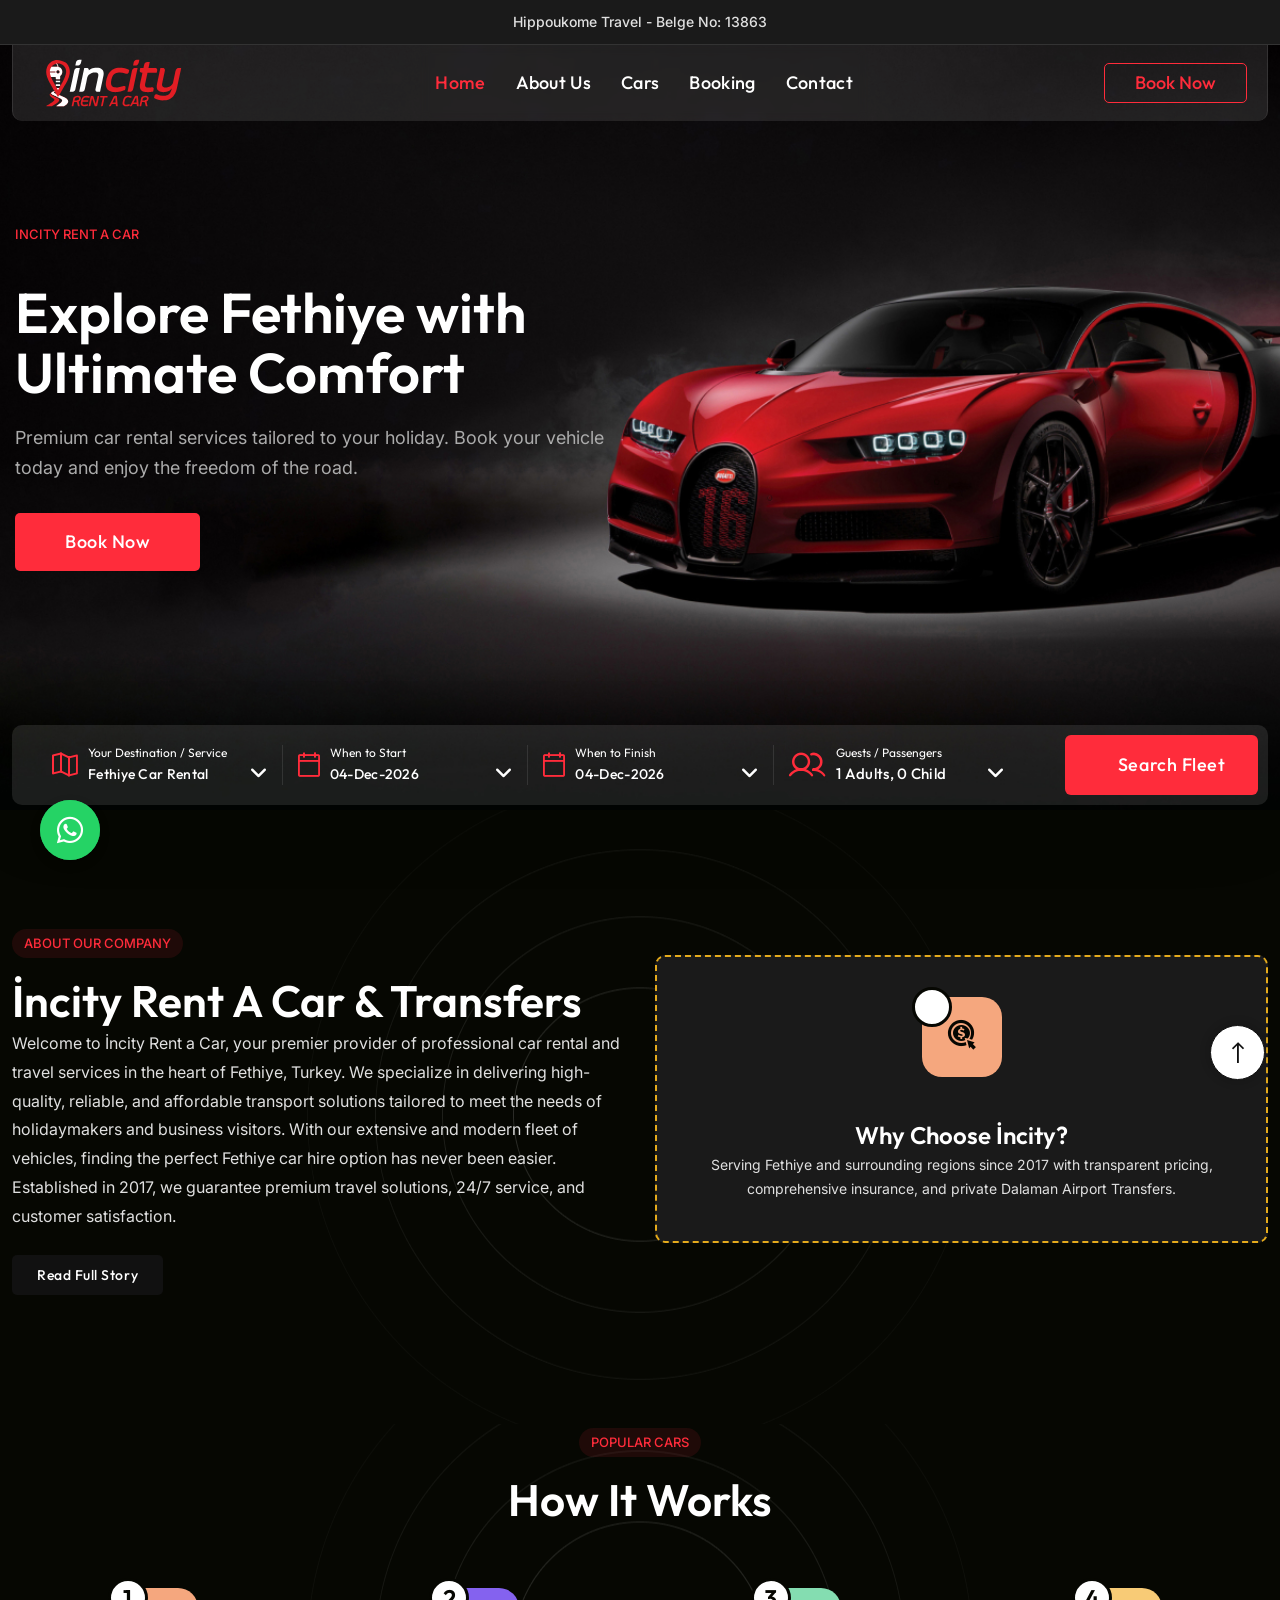
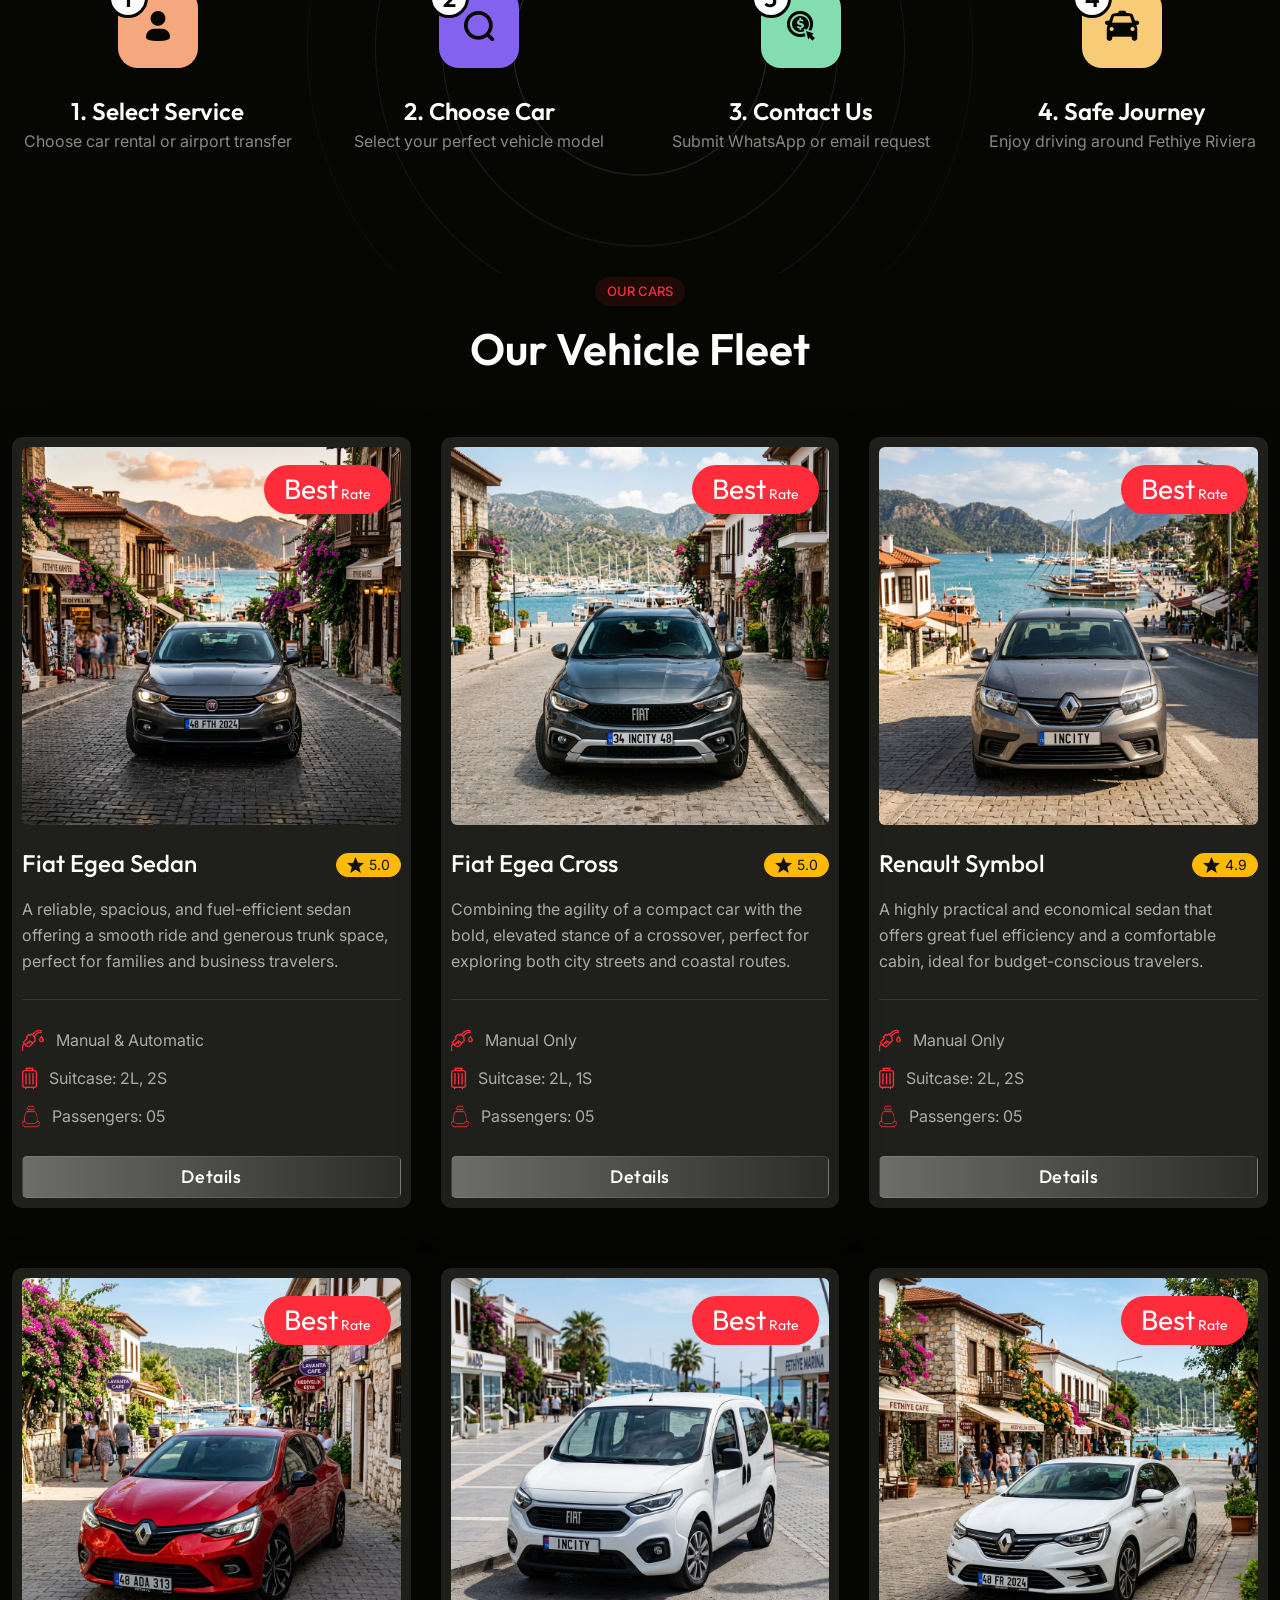
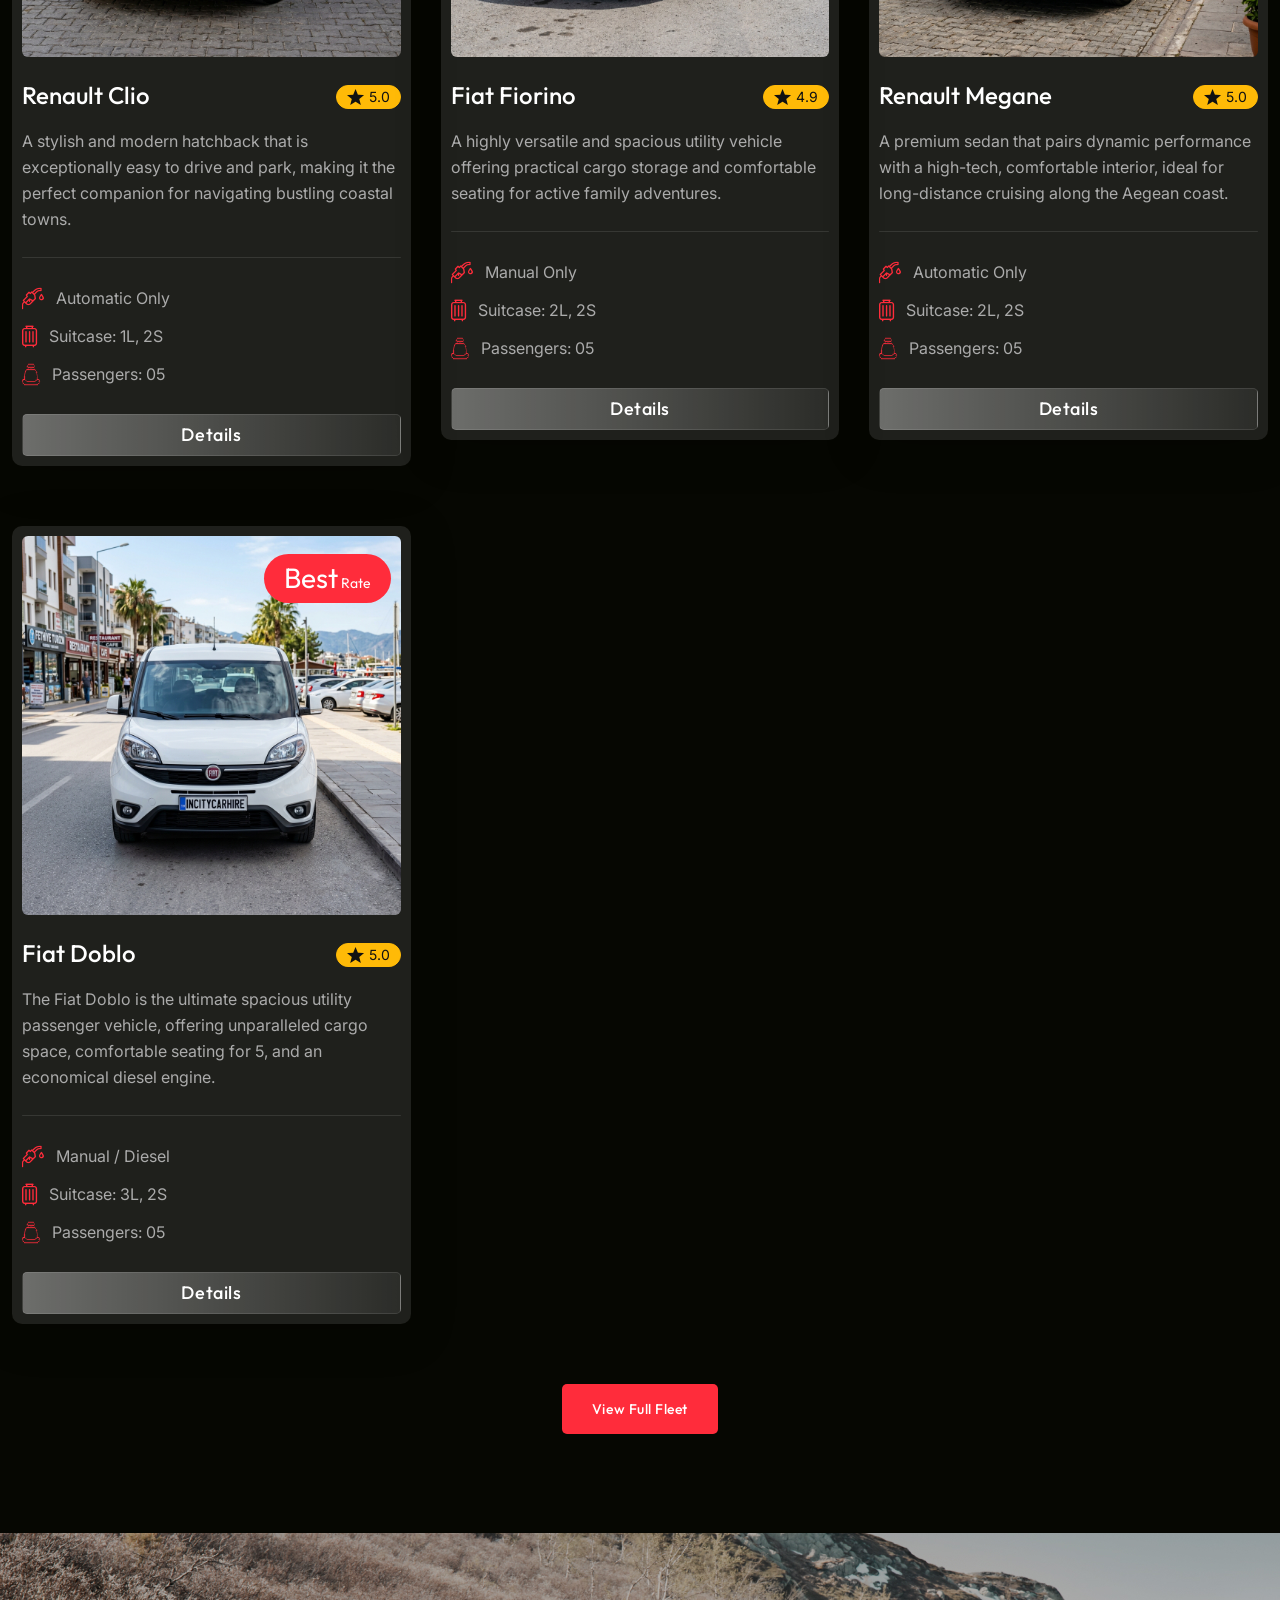
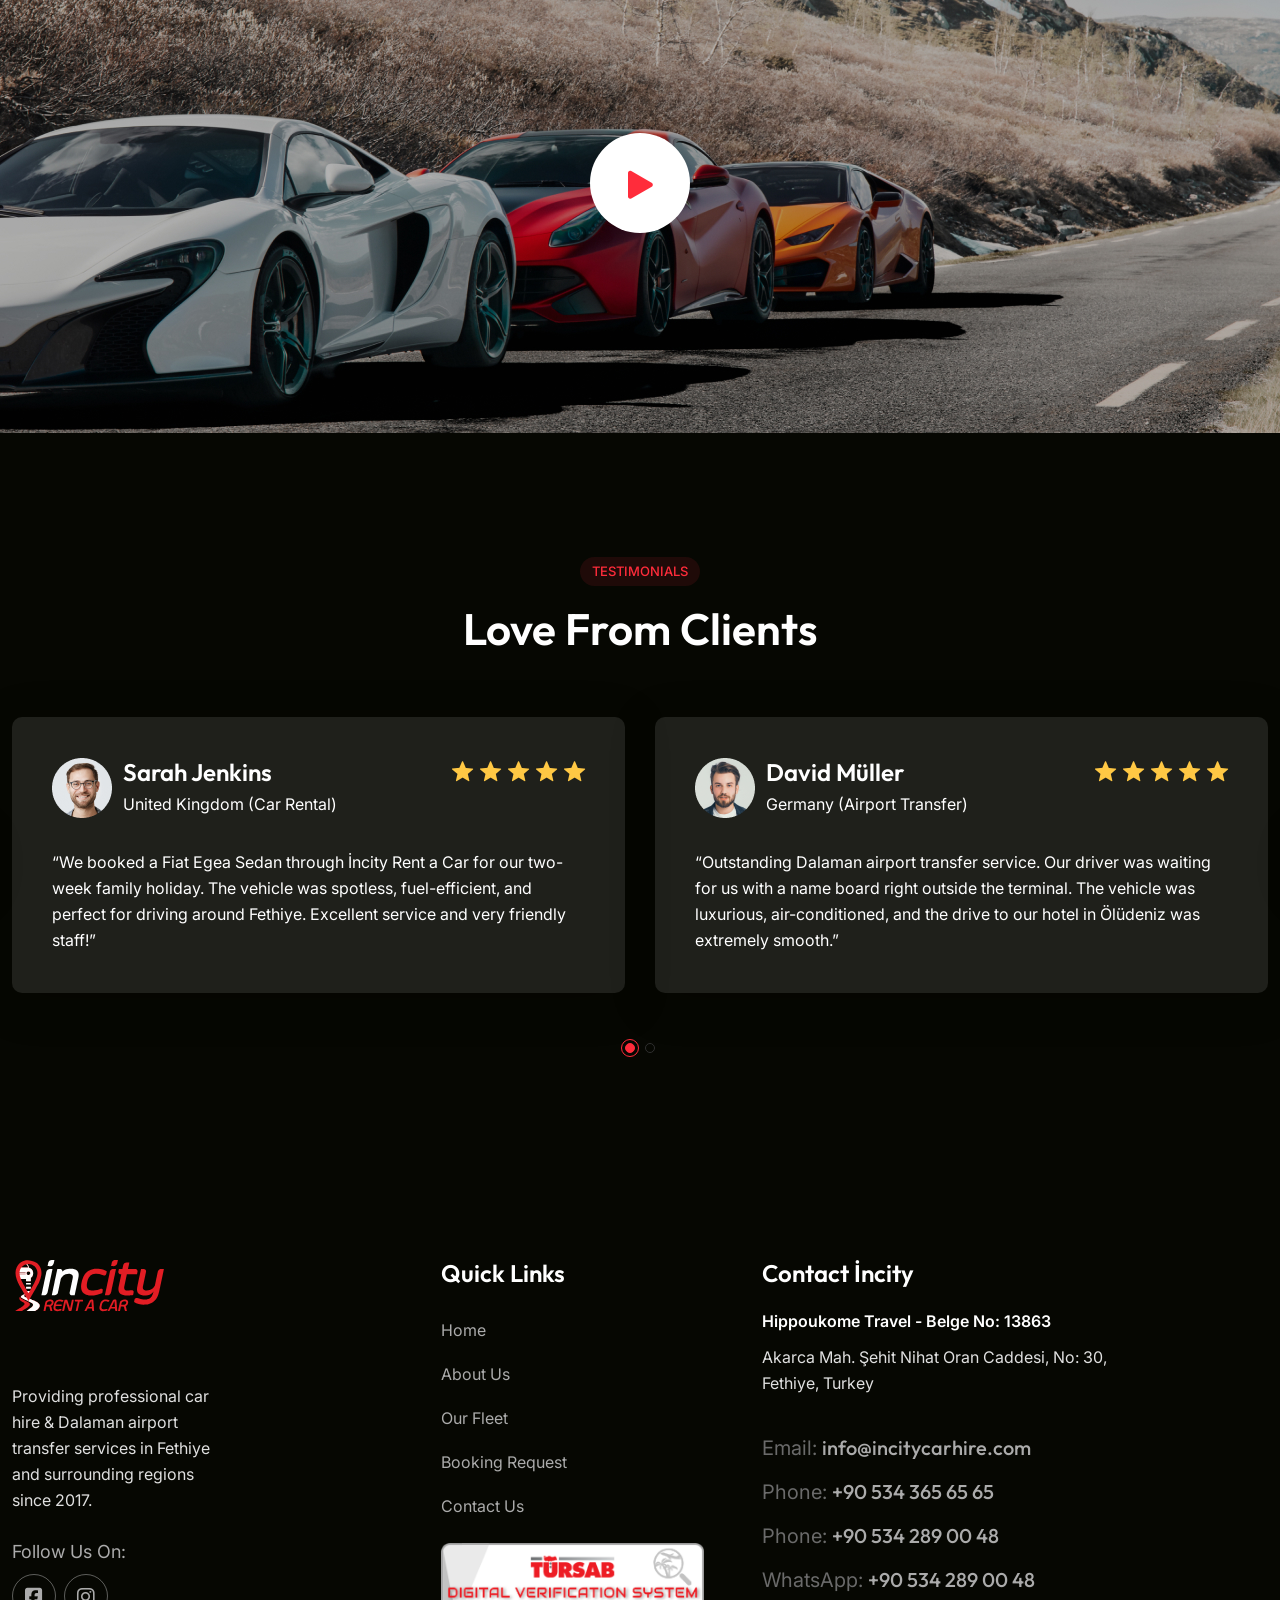
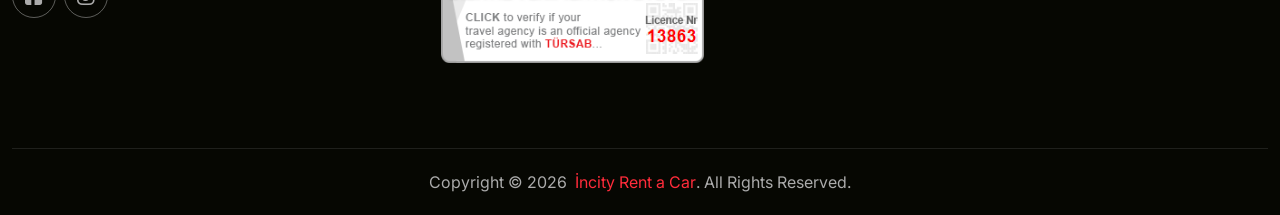
<file: index.html>
<!DOCTYPE html>
<html lang="en">

<head>
    <meta charset="utf-8">
    <meta http-equiv="X-UA-Compatible" content="IE=edge">
    <meta name="viewport" content="width=device-width, initial-scale=1.0, maximum-scale=1.0, user-scalable=0">

    <title>Car Rental & Airport Transfers in Fethiye | İncity Rent a Car</title>
    <meta name="description"
        content="İncity Rent a Car offers professional car rental, Fethiye car hire, and Dalaman Airport transfer services. Reliable and modern fleet since 2017. Book now!">

    <link href="assets/css/bootstrap.css" rel="stylesheet">
    <link href="assets/css/fontawesome-all.css" rel="stylesheet">
    <link href="assets/css/iconfont.css" rel="stylesheet">
    <link href="assets/css/owl.css" rel="stylesheet">
    <link href="assets/css/global.css" rel="stylesheet">
    <link href="assets/css/jquery.fancybox.min.css" rel="stylesheet">
    <link href="assets/css/elements-css/header.css" rel="stylesheet">
    <link href="assets/css/elements-css/footer.css" rel="stylesheet">
    <link href="assets/css/elements-css/booking-form.css" rel="stylesheet">
    <link href="assets/language-switcher/polyglot-language-switcher.css" rel="stylesheet" />
    <link href="assets/css/daterangepicker.css" rel="stylesheet">
    <link href="assets/css/jquery-ui.css" rel="stylesheet">
    <link href="assets/css/style.css" rel="stylesheet">
    <link href="assets/css/responsive.css" rel="stylesheet">

    <!-- Fav Icon -->
    <link rel="shortcut icon" href="assets/images/favicon.png" type="image/x-icon">
    <link rel="icon" href="assets/images/favicon.png" type="image/x-icon">

    <!-- Google Fonts -->
    <link href="https://fonts.googleapis.com/css2?family=Inter:wght@300;400;500;600;700;800;900&display=swap"
        rel="stylesheet">
    <link href="https://fonts.googleapis.com/css2?family=Outfit:wght@100..900&display=swap" rel="stylesheet">
</head>

<body class="boxed_wrapper dark-bg">

    <!-- preloader -->
    <div class="loader-wrap">
        <div class="preloader">
            <div class="preloader-close">x</div>
            <div id="handle-preloader" class="handle-preloader">
                <div class="animation-preloader">
                    <div class="spinner"></div>
                    <div class="txt-loading">
                        <span data-text-preloader="I" class="letters-loading">I</span>
                        <span data-text-preloader="N" class="letters-loading">N</span>
                        <span data-text-preloader="C" class="letters-loading">C</span>
                        <span data-text-preloader="I" class="letters-loading">I</span>
                        <span data-text-preloader="T" class="letters-loading">T</span>
                        <span data-text-preloader="Y" class="letters-loading">Y</span>
                    </div>
                </div>
            </div>
        </div>
    </div>
    <!-- preloader end -->

    <!-- Main Header -->
    <header class="header dark-header">
        <!-- Top Bar -->
        <div class="top-bar" style="background-color: #1a1a1a; padding: 10px 0; border-bottom: 1px solid #333; text-align: center;">
            <div class="container">
                <p style="margin: 0; color: #e0e0e0; font-size: 14px; font-weight: 500;">
                    Hippoukome Travel - Belge No: 13863
                </p>
            </div>
        </div>
        <div class="main_header">
            <div class="container">
                <div class="main_header_inner">
                    <div class="main_header_logo">
                        <figure>
                            <a href="index.html">
                                <img src="incity-logo.svg" alt="İncity Rent a Car Logo"
                                    style="height: 50px; width: auto;">
                            </a>
                        </figure>
                    </div>
                    <div class="main_header_menu menu_area">
                        <div class="mobile-nav-toggler">
                            <span class="icon-bar"></span>
                            <span class="icon-bar"></span>
                            <span class="icon-bar"></span>
                            <span class="icon-bar"></span>
                        </div>
                        <nav class="main-menu">
                            <div class="collapse navbar-collapse show" id="navbarSupportedContent">
                                <ul class="navigation">
                                    <li class="active"><a href="index.html">Home</a></li>
                                    <li><a href="about-us.html">About Us</a></li>
                                    <li><a href="car-fleet.html">Cars</a></li>
                                    <li><a href="booking.html">Booking</a></li>
                                    <li><a href="contact.html">Contact</a></li>
                                </ul>
                            </div>
                        </nav>
                    </div>
                    <div class="header_right_content">
                        <div class="link-btn">
                            <a href="booking.html" class="btn-style-one">
                                Book Now
                            </a>
                        </div>
                    </div>
                </div>
            </div>
        </div>

        <!-- Sticky Header-->
        <div class="sticky_header">
            <!-- Top Bar inside Sticky Header -->
            <div class="top-bar" style="background-color: #1a1a1a; padding: 10px 0; border-bottom: 1px solid #333; text-align: center;">
                <div class="container">
                    <p style="margin: 0; color: #e0e0e0; font-size: 14px; font-weight: 500;">
                        Hippoukome Travel - Belge No: 13863
                    </p>
                </div>
            </div>
            <div class="container">
                <div class="main_header_inner">
                    <div class="main_header_logo">
                        <figure>
                            <a href="index.html">
                                <img src="incity-logo.svg" alt="İncity Rent a Car Logo"
                                    style="height: 45px; width: auto;">
                            </a>
                        </figure>
                    </div>
                    <div class="main_header_menu menu_area">
                        <nav class="main-menu">
                            <!-- Keep This Empty / Menu will come through Javascript -->
                        </nav>
                    </div>
                    <div class="header_right_content">
                        <div class="link-btn">
                            <a href="booking.html" class="btn-style-one">
                                Book Now
                            </a>
                        </div>
                    </div>
                </div>
            </div>
        </div>

        <!-- Mobile Menu  -->
        <div class="mobile-menu">
            <div class="menu-backdrop"></div>
            <div class="close-btn">X</div>
            <nav class="menu-box">
                <div class="nav-logo">
                    <a href="index.html">
                        <img src="incity-logo.svg" alt="İncity Rent a Car Logo" style="height: 50px; width: auto;">
                    </a>
                </div>
                <div class="menu-outer"><!-- Here Menu Will Come Automatically Via Javascript --></div>
                <div class="contact-info">
                    <h4>Contact Info</h4>
                    <ul>
                        <li>Akarca Mah. Şehit Nihat Oran Caddesi, No: 30, Fethiye</li>
                        <li><a href="tel:+905343656565">+90 534 365 65 65 (Call)</a></li>
                        <li><a href="tel:+905342890048">+90 534 289 00 48 (Call)</a></li>
                            <li><a href="https://wa.me/905342890048" target="_blank">+90 534 289 00 48 (WhatsApp)</a></li>
                        <li><a href="mailto:info@incitycarhire.com">info@incitycarhire.com</a></li>
                    </ul>
                </div>
                <ul class="social-links centred">
                    <li><a href="https://facebook.com/incityrentacar" target="_blank"><span
                                class="fab fa-facebook-square"></span></a></li>
                    <li><a href="https://instagram.com/incityrentacar" target="_blank"><span
                                class="fab fa-instagram"></span></a></li>
                </ul>
            </nav>
        </div>
    </header>

    <!-- Slider Two -->
    <section class="slider style_two">
        <div class="owl-carousel owl-nav-none owl-dots-none theme_carousel owl-theme"
            data-options='{"loop": true, "margin": 0, "autoheight":true, "lazyload":true, "nav": true, "dots": true, "autoplay": true, "autoplayTimeout": 7000, "smartSpeed": 1800, "responsive":{ "0" :{ "items": "1" }, "768" :{ "items" : "1" } , "1000":{ "items" : "1" }}}'>

            <div class="slide-item-content">
                <div class="slide-item content_left">
                    <div class="image-layer" style="background-image:url(assets/images/sliders/slider-2.jpg)"></div>
                    <div class="container">
                        <div class="slider_content">
                            <h6 class="animate_up d-inline-block">Incity Rent a Car</h6>
                            <h1 class="animate_left">Explore Fethiye with <br>Ultimate Comfort</h1>
                            <p class="description animate_right">Premium car rental services tailored to your holiday.
                                Book your vehicle today and enjoy the freedom of the road.</p>
                            <div class="button_all animate_down">
                                <a href="booking.html" class="btn-style-four animated">Book Now</a>
                            </div>
                        </div>
                    </div>
                </div>
            </div>

            <div class="slide-item-content">
                <div class="slide-item content_left">
                    <div class="image-layer" style="background-image:url(assets/images/sliders/slider-2.jpg)"></div>
                    <div class="container">
                        <div class="slider_content">
                            <h6 class="animate_up d-inline-block">Dalaman Transfer</h6>
                            <h1 class="animate_left">Reliable Dalaman <br>Airport Transfers</h1>
                            <p class="description animate_right">Start your vacation stress-free with our punctual,
                                private Fethiye transfer services. Meet & greet included.</p>
                            <div class="button_all animate_down">
                                <a href="booking.html" class="btn-style-four animated">Book Transfer</a>
                            </div>
                        </div>
                    </div>
                </div>
            </div>

            <div class="slide-item-content">
                <div class="slide-item content_left">
                    <div class="image-layer" style="background-image:url(assets/images/sliders/slider-2.jpg)"></div>
                    <div class="container">
                        <div class="slider_content">
                            <h6 class="animate_up d-inline-block">Fethiye Car Hire</h6>
                            <h1 class="animate_left">Affordable Fethiye <br>Car Hire Options</h1>
                            <p class="description animate_right">From economy hatchbacks to family sedans, choose the
                                best car for your budget and travel plans.</p>
                            <div class="button_all animate_down">
                                <a href="car-fleet.html" class="btn-style-four animated">View Our Fleet</a>
                            </div>
                        </div>
                    </div>
                </div>
            </div>

        </div>
    </section>

    <!-- Booking Section -->
    <section class="booking-section">
        <div class="container">
            <div class="filter-wrapper">
                <div class="filter-group">
                    <form action="booking.html" method="get">
                        <div class="filter-area">
                            <div class="row">
                                <div class="col-xl-3 col-md-6 col-sm-12 divider">
                                    <div class="single-search-box">
                                        <div class="icon"><i class="icon-24"></i></div>
                                        <div class="searchbox-input">
                                            <label>Your Destination / Service</label>
                                            <div class="custom-select-dropdown">
                                                <div class="select-input">
                                                    <input type="text" readonly value="Fethiye Car Rental" />
                                                    <i class="fas fa-angle-down"></i>
                                                </div>
                                                <div class="custom-select-wrap">
                                                    <ul class="option-list">
                                                        <li>
                                                            <div class="destination">
                                                                <h6>Fethiye Car Rental</h6>
                                                                <p>Rent a car in Fethiye city & surrounding regions</p>
                                                            </div>
                                                        </li>
                                                        <li>
                                                            <div class="destination">
                                                                <h6>Dalaman Airport Transfer</h6>
                                                                <p>Private luxury shuttle to Fethiye, Göcek, Ölüdeniz
                                                                </p>
                                                            </div>
                                                        </li>
                                                        <li>
                                                            <div class="destination">
                                                                <h6>Ölüdeniz / Calis Car Hire</h6>
                                                                <p>Direct resort delivery and pickup services</p>
                                                            </div>
                                                        </li>
                                                    </ul>
                                                </div>
                                            </div>
                                        </div>
                                    </div>
                                </div>
                                <div class="col-xl-3 col-md-6 col-sm-12 divider">
                                    <div class="single-search-box">
                                        <div class="icon"><i class="icon-25"></i></div>
                                        <div class="searchbox-input">
                                            <label>When to Start</label>
                                            <div class="custom-select-dropdown">
                                                <div class="select-input">
                                                    <input type="text" name="inOut" readonly
                                                        placeholder="Select Date" />
                                                    <i class="fas fa-angle-down"></i>
                                                </div>
                                            </div>
                                        </div>
                                    </div>
                                </div>
                                <div class="col-xl-3 col-md-6 col-sm-12 divider">
                                    <div class="single-search-box">
                                        <div class="icon"><i class="icon-26"></i></div>
                                        <div class="searchbox-input">
                                            <label>When to Finish</label>
                                            <div class="custom-select-dropdown">
                                                <div class="select-input">
                                                    <input type="text" name="inOut" readonly
                                                        placeholder="Select Date" />
                                                    <i class="fas fa-angle-down"></i>
                                                </div>
                                            </div>
                                        </div>
                                    </div>
                                </div>
                                <div class="col-xl-3 col-md-6 col-sm-12">
                                    <div class="single-search-box">
                                        <div class="icon"><i class="icon-27"></i></div>
                                        <div class="searchbox-input">
                                            <label>Guests / Passengers</label>
                                            <div class="custom-select-dropdown">
                                                <div class="select-input">
                                                    <h6><span id="adult-qty">1</span> Adults, <span
                                                            id="child-qty">0</span> Child</h6>
                                                    <i class="fas fa-angle-down"></i>
                                                </div>
                                                <div class="custom-select-wrap two no-scroll">
                                                    <ul class="guest-count">
                                                        <li class="single-item">
                                                            <div class="title">
                                                                <h6>Adult</h6>
                                                                <span>17 years+</span>
                                                            </div>
                                                            <div class="quantity-counter">
                                                                <a href="#" data-type="adult"
                                                                    class="guest-quantity__minus"><i
                                                                        class="fas fa-minus"></i></a>
                                                                <input name="adult_quantity" type="text"
                                                                    class="quantity__input" value="1" />
                                                                <a href="#" data-type="adult"
                                                                    class="guest-quantity__plus"><i
                                                                        class="fas fa-plus"></i></a>
                                                            </div>
                                                        </li>
                                                        <li class="single-item">
                                                            <div class="title">
                                                                <h6>Children</h6>
                                                                <span>0-17 years</span>
                                                            </div>
                                                            <div class="quantity-counter">
                                                                <a href="#" data-type="child"
                                                                    class="guest-quantity__minus"><i
                                                                        class="fas fa-minus"></i></a>
                                                                <input name="child_quantity" type="text"
                                                                    class="quantity__input" value="0" />
                                                                <a href="#" data-type="child"
                                                                    class="guest-quantity__plus"><i
                                                                        class="fas fa-plus"></i></a>
                                                            </div>
                                                        </li>
                                                    </ul>
                                                </div>
                                            </div>
                                        </div>
                                    </div>
                                </div>
                            </div>
                        </div>
                        <button type="submit">Search Fleet</button>
                    </form>
                </div>
            </div>
        </div>
    </section>

    <!-- About Section Summary -->
    <section class="works-process-section pt_120 pb_90">
        <div class="container">
            <div class="row align-items-center">
                <div class="col-lg-6 col-md-12 mb_30">
                    <div class="section-title light">
                        <span class="sub-title">About Our Company</span>
                        <h2 class="title">İncity Rent a Car & Transfers</h2>
                    </div>
                    <p style="color: #e0e0e0; font-size: 16px; line-height: 1.8;">Welcome to İncity Rent a Car, your
                        premier provider of professional car rental and travel services in the heart of Fethiye, Turkey.
                        We specialize in delivering high-quality, reliable, and affordable transport solutions tailored
                        to meet the needs of holidaymakers and business visitors. With our extensive and modern fleet of
                        vehicles, finding the perfect Fethiye car hire option has never been easier. Established in
                        2017, we guarantee premium travel solutions, 24/7 service, and customer satisfaction.</p>
                    <div class="mt-4">
                        <a href="about-us.html" class="btn-style-five">Read Full Story</a>
                    </div>
                </div>
                <div class="col-lg-6 col-md-12 mb_30">
                    <div class="works-process-block centred"
                        style="border: 2px dashed #e5ab1c; padding: 40px; border-radius: 10px; background-color: #1a1a1a;">
                        <div class="works-process-block-icon"><i class="icon-19"></i></div>
                        <h3 class="works-process-block-title" style="color: #fff; margin-top: 15px;">Why Choose İncity?
                        </h3>
                        <p style="color: #e0e0e0; font-size: 14px;">Serving Fethiye and surrounding regions since 2017
                            with transparent pricing, comprehensive insurance, and private Dalaman Airport Transfers.
                        </p>
                    </div>
                </div>
            </div>
        </div>
    </section>

    <!-- Work Process Section -->
    <section class="works-process-section pb_90">
        <div class="container">
            <div class="section-title centred light mb_60">
                <span class="sub-title">Popular Cars</span>
                <h2 class="title">How It Works</h2>
            </div>
            <div class="row">
                <div class="col-xl-3 col-lg-3 col-md-6 col-sm-12 colmun">
                    <div class="works-process-block centred">
                        <div class="works-process-block-icon"><i class="icon-17"></i></div>
                        <h3 class="works-process-block-title"><a href="booking.html">1. Select Service</a></h3>
                        <p style="color: #888;">Choose car rental or airport transfer</p>
                    </div>
                </div>
                <div class="col-xl-3 col-lg-3 col-md-6 col-sm-12 colmun">
                    <div class="works-process-block centred">
                        <div class="works-process-block-icon"><i class="icon-18"></i></div>
                        <h3 class="works-process-block-title"><a href="car-fleet.html">2. Choose Car</a></h3>
                        <p style="color: #888;">Select your perfect vehicle model</p>
                    </div>
                </div>
                <div class="col-xl-3 col-lg-3 col-md-6 col-sm-12 colmun">
                    <div class="works-process-block centred">
                        <div class="works-process-block-icon"><i class="icon-19"></i></div>
                        <h3 class="works-process-block-title"><a href="booking.html">3. Contact Us</a></h3>
                        <p style="color: #888;">Submit WhatsApp or email request</p>
                    </div>
                </div>
                <div class="col-xl-3 col-lg-3 col-md-6 col-sm-12 colmun">
                    <div class="works-process-block centred">
                        <div class="works-process-block-icon"><i class="icon-20"></i></div>
                        <h3 class="works-process-block-title"><a href="contact.html">4. Safe Journey</a></h3>
                        <p style="color: #888;">Enjoy driving around Fethiye Riviera</p>
                    </div>
                </div>
            </div>
        </div>
    </section>

    <!-- Featured Cars Section -->
    <section class="featured-car-section pb_90">
        <div class="container">
            <div class="section-title centred light mb_60">
                <span class="sub-title">Our Cars</span>
                <h2 class="title">Our Vehicle Fleet</h2>
            </div>
            <div class="row">

                <!-- Car 1: Fiat Egea Sedan -->
                <div class="col-xl-4 col-lg-4 col-md-6 col-sm-12 mb_30">
                    <div class="single-featured-car-block">
                        <div class="single-featured-car-image">
                            <a href="fiat-egea-sedan.html"><img src="assets/images/cars/fiat_egea_front.png"
                                    alt="Fiat Egea Sedan"></a>
                            <div class="single-featured-car-rent-per-day"><span>Best</span> Rate</div>
                        </div>
                        <div class="single-featured-car-content">
                            <div class="single-featured-car-rating"><i class="icon-9"></i>5.0</div>
                            <h5 class="single-featured-car-title"><a href="fiat-egea-sedan.html">Fiat Egea Sedan</a>
                            </h5>
                            <p class="single-featured-car-text">A reliable, spacious, and fuel-efficient sedan offering
                                a smooth ride and generous trunk space, perfect for families and business travelers.</p>
                            <div class="border-divider"></div>
                            <ul class="single-featured-car-info">
                                <li><i class="icon-6"></i>Manual & Automatic</li>
                                <li><i class="icon-7"></i>Suitcase: 2L, 2S</li>
                                <li><i class="icon-8"></i>Passengers: 05</li>
                            </ul>
                            <div class="single-featured-car-book-btn"><a href="fiat-egea-sedan.html"
                                    class="btn-style-six">Details</a></div>
                        </div>
                    </div>
                </div>

                <!-- Car 2: Fiat Egea Cross -->
                <div class="col-xl-4 col-lg-4 col-md-6 col-sm-12 mb_30">
                    <div class="single-featured-car-block">
                        <div class="single-featured-car-image">
                            <a href="fiat-egea-cross.html"><img src="assets/images/cars/fiat_cross_front.png"
                                    alt="Fiat Egea Cross"></a>
                            <div class="single-featured-car-rent-per-day"><span>Best</span> Rate</div>
                        </div>
                        <div class="single-featured-car-content">
                            <div class="single-featured-car-rating"><i class="icon-9"></i>5.0</div>
                            <h5 class="single-featured-car-title"><a href="fiat-egea-cross.html">Fiat Egea Cross</a>
                            </h5>
                            <p class="single-featured-car-text">Combining the agility of a compact car with the bold,
                                elevated stance of a crossover, perfect for exploring both city streets and coastal
                                routes.</p>
                            <div class="border-divider"></div>
                            <ul class="single-featured-car-info">
                                <li><i class="icon-6"></i>Manual Only</li>
                                <li><i class="icon-7"></i>Suitcase: 2L, 1S</li>
                                <li><i class="icon-8"></i>Passengers: 05</li>
                            </ul>
                            <div class="single-featured-car-book-btn"><a href="fiat-egea-cross.html"
                                    class="btn-style-six">Details</a></div>
                        </div>
                    </div>
                </div>

                <!-- Car 3: Renault Symbol -->
                <div class="col-xl-4 col-lg-4 col-md-6 col-sm-12 mb_30">
                    <div class="single-featured-car-block">
                        <div class="single-featured-car-image">
                            <a href="renault-symbol.html"><img src="assets/images/cars/symbol_front.png"
                                    alt="Renault Symbol"></a>
                            <div class="single-featured-car-rent-per-day"><span>Best</span> Rate</div>
                        </div>
                        <div class="single-featured-car-content">
                            <div class="single-featured-car-rating"><i class="icon-9"></i>4.9</div>
                            <h5 class="single-featured-car-title"><a href="renault-symbol.html">Renault Symbol</a></h5>
                            <p class="single-featured-car-text">A highly practical and economical sedan that offers
                                great fuel efficiency and a comfortable cabin, ideal for budget-conscious travelers.</p>
                            <div class="border-divider"></div>
                            <ul class="single-featured-car-info">
                                <li><i class="icon-6"></i>Manual Only</li>
                                <li><i class="icon-7"></i>Suitcase: 2L, 2S</li>
                                <li><i class="icon-8"></i>Passengers: 05</li>
                            </ul>
                            <div class="single-featured-car-book-btn"><a href="renault-symbol.html"
                                    class="btn-style-six">Details</a></div>
                        </div>
                    </div>
                </div>

                <!-- Car 4: Renault Clio -->
                <div class="col-xl-4 col-lg-4 col-md-6 col-sm-12 mb_30">
                    <div class="single-featured-car-block">
                        <div class="single-featured-car-image">
                            <a href="renault-clio.html"><img src="assets/images/cars/clio_front.png"
                                    alt="Renault Clio"></a>
                            <div class="single-featured-car-rent-per-day"><span>Best</span> Rate</div>
                        </div>
                        <div class="single-featured-car-content">
                            <div class="single-featured-car-rating"><i class="icon-9"></i>5.0</div>
                            <h5 class="single-featured-car-title"><a href="renault-clio.html">Renault Clio</a></h5>
                            <p class="single-featured-car-text">A stylish and modern hatchback that is exceptionally
                                easy to drive and park, making it the perfect companion for navigating bustling coastal
                                towns.</p>
                            <div class="border-divider"></div>
                            <ul class="single-featured-car-info">
                                <li><i class="icon-6"></i>Automatic Only</li>
                                <li><i class="icon-7"></i>Suitcase: 1L, 2S</li>
                                <li><i class="icon-8"></i>Passengers: 05</li>
                            </ul>
                            <div class="single-featured-car-book-btn"><a href="renault-clio.html"
                                    class="btn-style-six">Details</a></div>
                        </div>
                    </div>
                </div>

                <!-- Car 5: Fiat Fiorino -->
                <div class="col-xl-4 col-lg-4 col-md-6 col-sm-12 mb_30">
                    <div class="single-featured-car-block">
                        <div class="single-featured-car-image">
                            <a href="fiat-fiorino.html"><img src="assets/images/cars/fiorino_front.png"
                                    alt="Fiat Fiorino"></a>
                            <div class="single-featured-car-rent-per-day"><span>Best</span> Rate</div>
                        </div>
                        <div class="single-featured-car-content">
                            <div class="single-featured-car-rating"><i class="icon-9"></i>4.9</div>
                            <h5 class="single-featured-car-title"><a href="fiat-fiorino.html">Fiat Fiorino</a></h5>
                            <p class="single-featured-car-text">A highly versatile and spacious utility vehicle offering
                                practical cargo storage and comfortable seating for active family adventures.</p>
                            <div class="border-divider"></div>
                            <ul class="single-featured-car-info">
                                <li><i class="icon-6"></i>Manual Only</li>
                                <li><i class="icon-7"></i>Suitcase: 2L, 2S</li>
                                <li><i class="icon-8"></i>Passengers: 05</li>
                            </ul>
                            <div class="single-featured-car-book-btn"><a href="fiat-fiorino.html"
                                    class="btn-style-six">Details</a></div>
                        </div>
                    </div>
                </div>

                <!-- Car 6: Renault Megane -->
                <div class="col-xl-4 col-lg-4 col-md-6 col-sm-12 mb_30">
                    <div class="single-featured-car-block">
                        <div class="single-featured-car-image">
                            <a href="renault-megane.html"><img src="assets/images/cars/megane_front.png"
                                    alt="Renault Megane"></a>
                            <div class="single-featured-car-rent-per-day"><span>Best</span> Rate</div>
                        </div>
                        <div class="single-featured-car-content">
                            <div class="single-featured-car-rating"><i class="icon-9"></i>5.0</div>
                            <h5 class="single-featured-car-title"><a href="renault-megane.html">Renault Megane</a></h5>
                            <p class="single-featured-car-text">A premium sedan that pairs dynamic performance with a
                                high-tech, comfortable interior, ideal for long-distance cruising along the Aegean
                                coast.</p>
                            <div class="border-divider"></div>
                            <ul class="single-featured-car-info">
                                <li><i class="icon-6"></i>Automatic Only</li>
                                <li><i class="icon-7"></i>Suitcase: 2L, 2S</li>
                                <li><i class="icon-8"></i>Passengers: 05</li>
                            </ul>
                            <div class="single-featured-car-book-btn"><a href="renault-megane.html"
                                    class="btn-style-six">Details</a></div>
                        </div>
                    </div>
                </div>

                <!-- Car 7: Fiat Doblo -->
                <div class="col-xl-4 col-lg-4 col-md-6 col-sm-12 mb_30">
                    <div class="single-featured-car-block">
                        <div class="single-featured-car-image">
                            <a href="fiat-doblo.html"><img src="assets/images/cars/doblo_front.png"
                                    alt="Fiat Doblo"></a>
                            <div class="single-featured-car-rent-per-day"><span>Best</span> Rate</div>
                        </div>
                        <div class="single-featured-car-content">
                            <div class="single-featured-car-rating"><i class="icon-9"></i>5.0</div>
                            <h5 class="single-featured-car-title"><a href="fiat-doblo.html">Fiat Doblo</a></h5>
                            <p class="single-featured-car-text">The Fiat Doblo is the ultimate spacious utility
                                passenger vehicle, offering unparalleled cargo space, comfortable seating for 5, and an
                                economical diesel engine.</p>
                            <div class="border-divider"></div>
                            <ul class="single-featured-car-info">
                                <li><i class="icon-6"></i>Manual / Diesel</li>
                                <li><i class="icon-7"></i>Suitcase: 3L, 2S</li>
                                <li><i class="icon-8"></i>Passengers: 05</li>
                            </ul>
                            <div class="single-featured-car-book-btn"><a href="fiat-doblo.html"
                                    class="btn-style-six">Details</a></div>
                        </div>
                    </div>
                </div>

            </div>
            <div class="view-all-btn centred">
                <a href="car-fleet.html" class="btn-style-five">View Full Fleet</a>
            </div>
        </div>
    </section>

    <!-- Video Section -->
    <section class="video-section">
        <div class="container-fulid">
            <div class="vedio-section-outer" style="background-image: url(assets/images/background/dark-vedio-bg.jpg);">
                <a href="https://www.youtube.com/watch?v=nfP5N9Yc72A" class="lightbox-image"><i class="icon-14"></i></a>
            </div>
        </div>
    </section>

    <!-- Testimonials Section -->
    <section class="testimonials-section pt_120 pb_120">
        <div class="container">
            <div class="section-title centred light mb_60">
                <span class="sub-title">Testimonials</span>
                <h2 class="title">Love From Clients</h2>
            </div>
            <div class="owl-carousel owl_nav_two owl_dot_one theme_carousel owl-theme"
                data-options='{"loop": true, "margin": 30, "autoheight":true, "lazyload":true, "nav": true, "dots": true, "autoplay": true, "autoplayTimeout": 7000, "smartSpeed": 1800, "responsive":{ "0" :{ "items": "1" }, "768" :{ "items" : "1" } , "1200":{ "items" : "2" }}}'>

                <div class="testimonial-block-one">
                    <div class="inner-box">
                        <div class="author-box">
                            <figure class="author-image">
                                <img src="assets/images/resource/thumb-image-1.png" alt="Sarah Jenkins">
                            </figure>
                            <div class="author-info">
                                <h5>Sarah Jenkins</h5>
                                <span class="designation">United Kingdom (Car Rental)</span>
                            </div>
                        </div>
                        <ul class="author-rating">
                            <li><i class="icon-21"></i></li>
                            <li><i class="icon-21"></i></li>
                            <li><i class="icon-21"></i></li>
                            <li><i class="icon-21"></i></li>
                            <li><i class="icon-21"></i></li>
                        </ul>
                    </div>
                    <div class="author-comments">
                        <p>“We booked a Fiat Egea Sedan through İncity Rent a Car for our two-week family holiday. The
                            vehicle was spotless, fuel-efficient, and perfect for driving around Fethiye. Excellent
                            service and very friendly staff!”</p>
                    </div>
                </div>

                <div class="testimonial-block-one">
                    <div class="inner-box">
                        <div class="author-box">
                            <figure class="author-image">
                                <img src="assets/images/resource/thumb-image-2.png" alt="David Müller">
                            </figure>
                            <div class="author-info">
                                <h5>David Müller</h5>
                                <span class="designation">Germany (Airport Transfer)</span>
                            </div>
                        </div>
                        <ul class="author-rating">
                            <li><i class="icon-21"></i></li>
                            <li><i class="icon-21"></i></li>
                            <li><i class="icon-21"></i></li>
                            <li><i class="icon-21"></i></li>
                            <li><i class="icon-21"></i></li>
                        </ul>
                    </div>
                    <div class="author-comments">
                        <p>“Outstanding Dalaman airport transfer service. Our driver was waiting for us with a name
                            board right outside the terminal. The vehicle was luxurious, air-conditioned, and the drive
                            to our hotel in Ölüdeniz was extremely smooth.”</p>
                    </div>
                </div>

                <div class="testimonial-block-one">
                    <div class="inner-box">
                        <div class="author-box">
                            <figure class="author-image">
                                <img src="assets/images/resource/thumb-image-1.png" alt="Elena Petrova">
                            </figure>
                            <div class="author-info">
                                <h5>Elena Petrova</h5>
                                <span class="designation">Russia (Fethiye Car Hire)</span>
                            </div>
                        </div>
                        <ul class="author-rating">
                            <li><i class="icon-21"></i></li>
                            <li><i class="icon-21"></i></li>
                            <li><i class="icon-21"></i></li>
                            <li><i class="icon-21"></i></li>
                            <li><i class="icon-21"></i></li>
                        </ul>
                    </div>
                    <div class="author-comments">
                        <p>“Highly recommend İncity for Fethiye car hire. The booking process was simple, and there were
                            no hidden costs. The Clio automatic we rented was perfect for the coastal roads. Will
                            definitely use them again next summer!”</p>
                    </div>
                </div>

            </div>
        </div>
    </section>

    <!-- Main Footer -->
    <footer class="main_footer">
        <div class="container">
            <div class="footer-top-outer">
                <div class="row">
                    <div class="col-xl-4 col-lg-4 col-md-6 col-sm-12">
                        <div class="footer_widget footer_about_widget">
                            <figure class="footer_widget_logo">
                                <a href="index.html">
                                    <img src="incity-logo.svg" alt="İncity Rent a Car"
                                        style="height: 55px; width: auto; margin-bottom: 20px;">
                                </a>
                            </figure>
                            <p style="color: #e0e0e0;">Providing professional car hire & Dalaman airport transfer
                                services in Fethiye and surrounding regions since 2017.</p>
                            <h6 class="mt-4"><strong>Follow Us On:</strong></h6>
                            <ul class="social-links">
                                <li><a href="https://facebook.com/incityrentacar" target="_blank"><i
                                            class="fab fa-square-facebook"></i></a></li>
                                <li><a href="https://instagram.com/incityrentacar" target="_blank"><i
                                            class="fab fa-instagram"></i></a></li>
                            </ul>
                        </div>
                    </div>
                    <div class="col-xl-3 col-lg-3 col-md-6 col-sm-12">
                        <div class="footer_widget footer_resources_widget">
                            <h4 class="footer_widget_title">Quick Links</h4>
                            <ul class="resources_page_list">
                                <li><a href="index.html">Home</a></li>
                                <li><a href="about-us.html">About Us</a></li>
                                <li><a href="car-fleet.html">Our Fleet</a></li>
                                <li><a href="booking.html">Booking Request</a></li>
                                <li><a href="contact.html">Contact Us</a></li>
                            </ul>
                            <div style="margin-top: 15px;">
                                <a href="https://www.tursab.org.tr/tr/ddsv" target="_blank" ><img src="assets/images/tursab-dvs-13863.png" alt="TÜRSAB Digital Verification System" style="height: 120px; width: auto;" /></a>
                            </div>
                        </div>
                    </div>
                    <div class="col-xl-5 col-lg-5 col-md-6 col-sm-12">
                        <div class="footer_widget footer_contact_widget">
                            <h4 class="footer_widget_title">Contact İncity</h4>
                            <p style="color: #fff; font-weight: 600; margin-bottom: 10px;">Hippoukome Travel - Belge No: 13863</p>
                            <p>Akarca Mah. Şehit Nihat Oran Caddesi, No: 30, Fethiye, Turkey</p>
                            <ul class="footer-info-list">
                                <li>Email: <a href="mailto:info@incitycarhire.com">info@incitycarhire.com</a></li>
                                <li>Phone: <a href="tel:+905343656565">+90 534 365 65 65</a></li>
                                <li>Phone: <a href="tel:+905342890048">+90 534 289 00 48</a></li>
                                <li>WhatsApp: <a href="https://wa.me/905342890048" target="_blank">+90 534 289 00 48</a></li>
                            </ul>
                        </div>
                    </div>
                </div>
            </div>
            <div class="footer-bottom-outer" style="flex-direction: column; padding: 20px 0px;">
                <div class="copyright">Copyright &copy; 2026 &nbsp;<a href="index.html">İncity Rent a Car</a>. All
                    Rights Reserved.</div>
            </div>
        </div>
    </footer>

    <!-- Scroll to Top -->
    <button class="scroll-top scroll-to-target" data-target="html">
        <i class="icon-13"></i>
    </button>

    <!-- Include Js -->
    <script src="assets/js/jquery-3.7.1.min.js"></script>
    <script src="assets/js/jquery-ui.js"></script>
    <script src="assets/js/moment.min.js"></script>
    <script src="assets/js/daterangepicker.min.js"></script>
    <script src="assets/js/bootstrap.min.js"></script>
    <script src="assets/js/popper.min.js"></script>
    <script src="assets/js/select2.min.js"></script>
    <script src="assets/js/jquery.nice-select.min.js"></script>
    <script src="assets/js/jquery.fancybox.js"></script>
    <script src="assets/js/appear.js"></script>
    <script src="assets/js/wow.js"></script>
    <script src="assets/js/owl.js"></script>
    <script src="assets/js/validation.js"></script>
    <script src="assets/language-switcher/jquery.polyglot.language.switcher.js"></script>
    <script src="assets/js/main.js"></script>
    <script src="assets/js/booking-form.js"></script>
    <!-- Floating WhatsApp Button -->
    <a href="https://wa.me/905342890048" class="whatsapp-float" target="_blank" aria-label="Contact us on WhatsApp">
        <i class="fab fa-whatsapp whatsapp-icon"></i>
    </a>

    <style>
        .whatsapp-float {
            position: fixed;
            width: 60px;
            height: 60px;
            bottom: 40px;
            left: 40px;
            background-color: #25d366;
            color: #FFF;
            border-radius: 50%;
            text-align: center;
            font-size: 30px;
            box-shadow: 0px 4px 10px rgba(0, 0, 0, 0.3);
            z-index: 9999;
            display: flex;
            align-items: center;
            justify-content: center;
            text-decoration: none;
            transition: all 0.3s ease-in-out;
        }

        .whatsapp-float:hover {
            background-color: #20ba5a;
            color: #FFF;
            transform: scale(1.1);
            box-shadow: 0px 6px 15px rgba(0, 0, 0, 0.4);
        }

        .whatsapp-icon {
            margin: 0;
        }

        .whatsapp-float::before {
            content: '';
            position: absolute;
            width: 100%;
            height: 100%;
            border-radius: 50%;
            background-color: #25d366;
            opacity: 0.7;
            z-index: -1;
            animation: whatsapp-pulse 2s infinite;
        }

        @keyframes whatsapp-pulse {
            0% {
                transform: scale(1);
                opacity: 0.7;
            }

            100% {
                transform: scale(1.4);
                opacity: 0;
            }
        }
    </style>
</body>

</html>
</file>
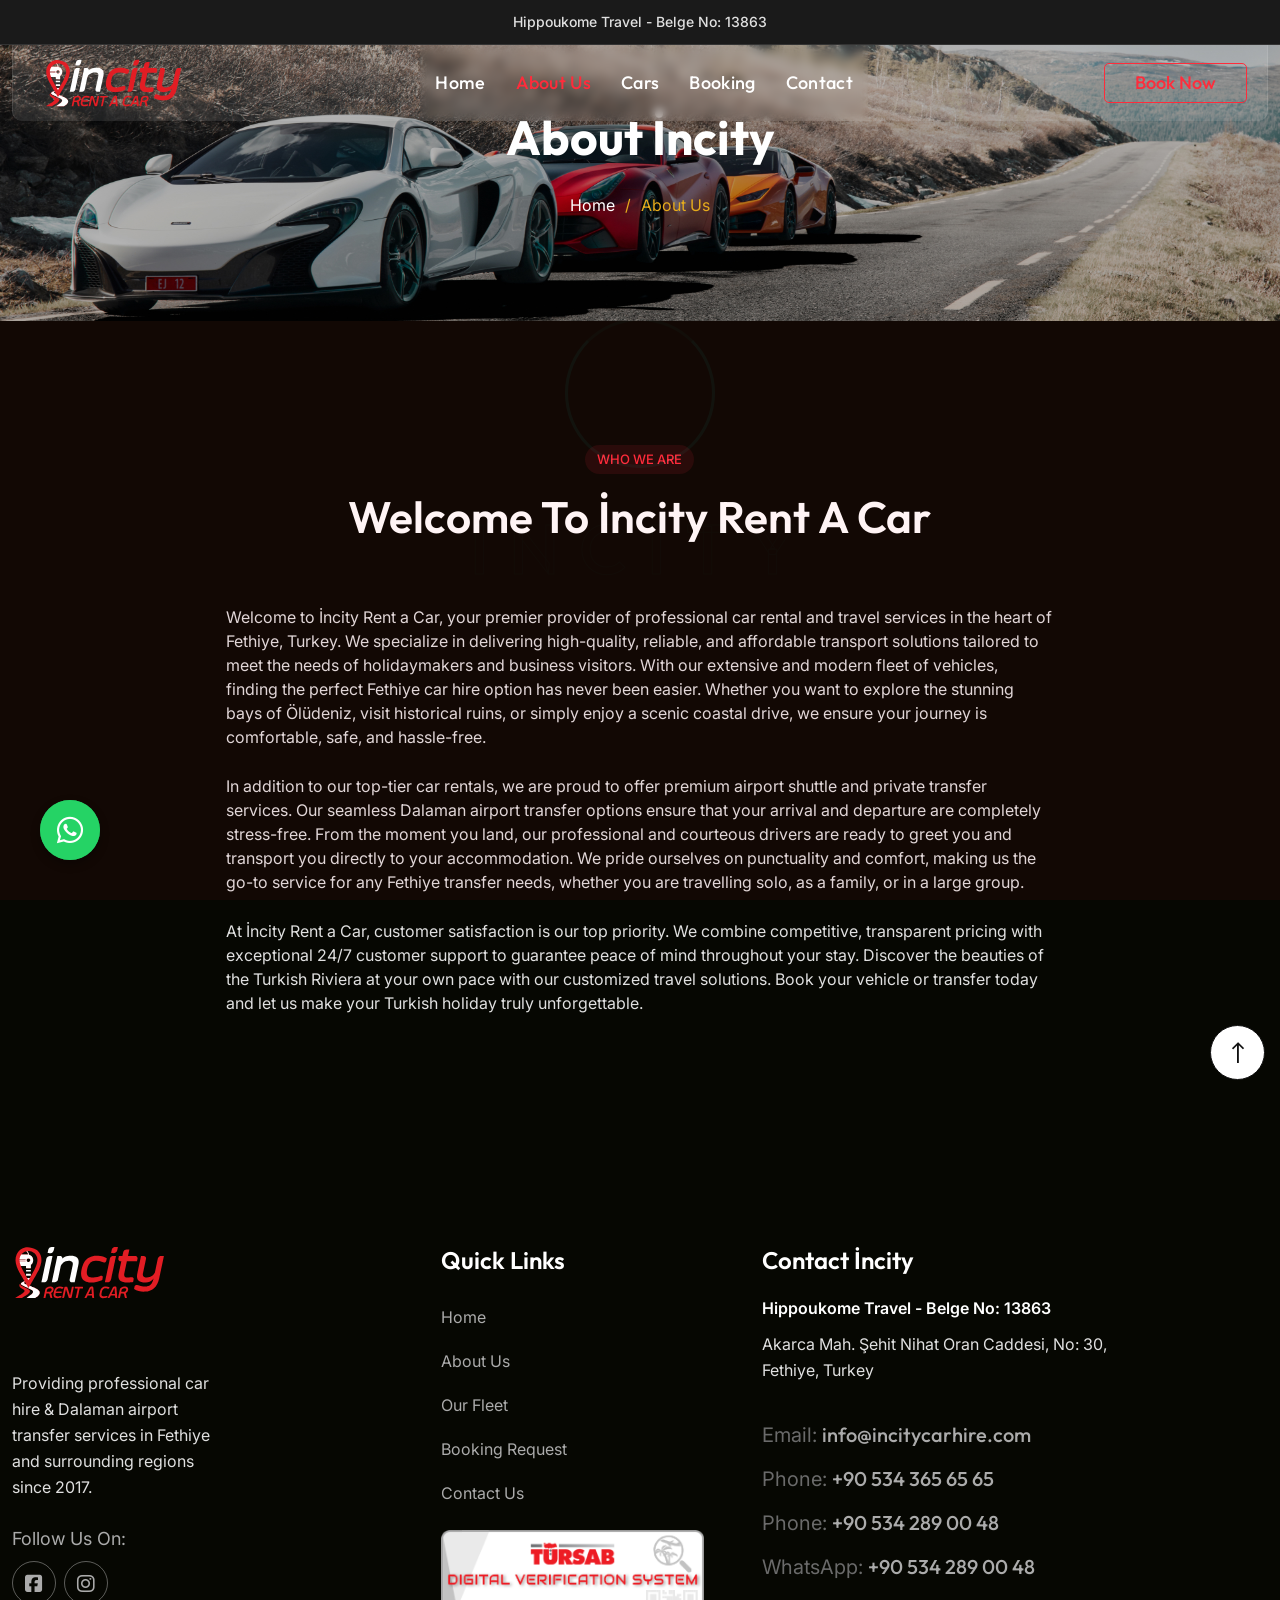
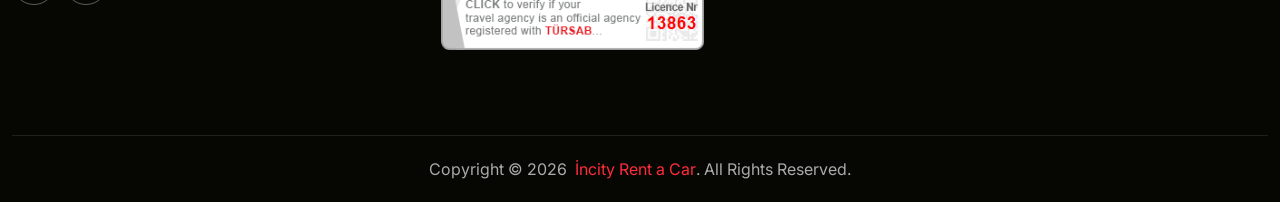
<file: about-us.html>
<!DOCTYPE html>
<html lang="en">
<head>
    <meta charset="utf-8">
    <meta http-equiv="X-UA-Compatible" content="IE=edge">
    <meta name="viewport" content="width=device-width, initial-scale=1.0, maximum-scale=1.0, user-scalable=0">

    <title>About Us | İncity Rent a Car Fethiye</title>
    <meta name="description" content="Learn more about İncity Rent a Car. Providing Fethiye car hire and Dalaman airport transfer services with custom solutions since 2017.">

    <link href="assets/css/bootstrap.css" rel="stylesheet">    
    <link href="assets/css/fontawesome-all.css" rel="stylesheet">  
    <link href="assets/css/iconfont.css" rel="stylesheet">  
    <link href="assets/css/owl.css" rel="stylesheet">
    <link href="assets/css/global.css" rel="stylesheet">
    <link href="assets/css/jquery.fancybox.min.css" rel="stylesheet">
    <link href="assets/css/elements-css/header.css" rel="stylesheet">
    <link href="assets/css/elements-css/footer.css" rel="stylesheet">
    <link href="assets/css/style.css" rel="stylesheet">
    <link href="assets/css/responsive.css" rel="stylesheet">

    <!-- Fav Icon -->
    <link rel="shortcut icon" href="assets/images/favicon.png" type="image/x-icon">
    <link rel="icon" href="assets/images/favicon.png" type="image/x-icon">

    <!-- Google Fonts -->
    <link href="https://fonts.googleapis.com/css2?family=Inter:wght@300;400;500;600;700;800;900&display=swap" rel="stylesheet">
    <link href="https://fonts.googleapis.com/css2?family=Outfit:wght@100..900&display=swap" rel="stylesheet">
</head>

<body class="boxed_wrapper dark-bg">

<!-- preloader -->
<div class="loader-wrap">
    <div class="preloader">
        <div class="preloader-close">x</div>
        <div id="handle-preloader" class="handle-preloader">
            <div class="animation-preloader">
                <div class="spinner"></div>
                <div class="txt-loading">
                    <span data-text-preloader="I" class="letters-loading">I</span>
                    <span data-text-preloader="N" class="letters-loading">N</span>
                    <span data-text-preloader="C" class="letters-loading">C</span>
                    <span data-text-preloader="I" class="letters-loading">I</span>
                    <span data-text-preloader="T" class="letters-loading">T</span>
                    <span data-text-preloader="Y" class="letters-loading">Y</span>
                </div>
            </div>  
        </div>
    </div>
</div>
<!-- preloader end -->

<!-- Main Header -->
<header class="header dark-header">
        <!-- Top Bar -->
        <div class="top-bar" style="background-color: #1a1a1a; padding: 10px 0; border-bottom: 1px solid #333; text-align: center;">
            <div class="container">
                <p style="margin: 0; color: #e0e0e0; font-size: 14px; font-weight: 500;">
                    Hippoukome Travel - Belge No: 13863
                </p>
            </div>
        </div>
    <div class="main_header">
        <div class="container"> 
            <div class="main_header_inner">
                <div class="main_header_logo">
                    <figure>
                        <a href="index.html">
                            <img src="incity-logo.svg" alt="İncity Rent a Car Logo" style="height: 50px; width: auto;">
                        </a>
                    </figure>
                </div>
                <div class="main_header_menu menu_area">
                    <div class="mobile-nav-toggler">
                        <span class="icon-bar"></span>
                        <span class="icon-bar"></span>
                        <span class="icon-bar"></span>
                        <span class="icon-bar"></span>
                    </div>
                    <nav class="main-menu">
                        <div class="collapse navbar-collapse show" id="navbarSupportedContent">
                            <ul class="navigation">
                                <li><a href="index.html">Home</a></li>
                                <li class="active"><a href="about-us.html">About Us</a></li>
                                <li><a href="car-fleet.html">Cars</a></li>
                                <li><a href="booking.html">Booking</a></li>
                                <li><a href="contact.html">Contact</a></li>
                            </ul>
                        </div>
                    </nav>
                </div>
                <div class="header_right_content">
                    <div class="link-btn">
                        <a href="booking.html" class="btn-style-one">
                            Book Now
                        </a>
                    </div>
                </div>
            </div>
        </div>
    </div>

    <!-- Sticky Header-->
    <div class="sticky_header">
        <!-- Top Bar inside Sticky Header -->
        <div class="top-bar" style="background-color: #1a1a1a; padding: 10px 0; border-bottom: 1px solid #333; text-align: center;">
            <div class="container">
                <p style="margin: 0; color: #e0e0e0; font-size: 14px; font-weight: 500;">
                    Hippoukome Travel - Belge No: 13863
                </p>
            </div>
        </div>
        <div class="container">
            <div class="main_header_inner">
                <div class="main_header_logo">
                    <figure>
                        <a href="index.html">
                            <img src="incity-logo.svg" alt="İncity Rent a Car Logo" style="height: 45px; width: auto;">
                        </a>
                    </figure>
                </div>
                <div class="main_header_menu menu_area">
                    <nav class="main-menu">
                        <!-- Keep This Empty / Menu will come through Javascript -->
                    </nav>
                </div>
                <div class="header_right_content">
                    <div class="link-btn">
                        <a href="booking.html" class="btn-style-one">
                            Book Now
                        </a>
                    </div>
                </div>
            </div>            
        </div> 
    </div>

    <!-- Mobile Menu  -->
    <div class="mobile-menu">
        <div class="menu-backdrop"></div>
        <div class="close-btn">X</div>        
        <nav class="menu-box">
            <div class="nav-logo">
                <a href="index.html">
                    <img src="incity-logo.svg" alt="İncity Rent a Car Logo" style="height: 50px; width: auto;">
                </a>
            </div>
            <div class="menu-outer"><!-- Here Menu Will Come Automatically Via Javascript --></div>
            <div class="contact-info">
                <h4>Contact Info</h4>
                <ul>
                    <li>Akarca Mah. Şehit Nihat Oran Caddesi, No: 30, Fethiye</li>
                    <li><a href="tel:+905343656565">+90 534 365 65 65 (Call)</a></li>
                    <li><a href="tel:+905342890048">+90 534 289 00 48 (Call)</a></li>
                    <li><a href="https://wa.me/905342890048" target="_blank">+90 534 289 00 48 (WhatsApp)</a></li>
                    <li><a href="mailto:info@incitycarhire.com">info@incitycarhire.com</a></li>
                </ul>
            </div>
            <ul class="social-links centred">
                <li><a href="https://facebook.com/incityrentacar" target="_blank"><span class="fab fa-facebook-square"></span></a></li>
                <li><a href="https://instagram.com/incityrentacar" target="_blank"><span class="fab fa-instagram"></span></a></li>
            </ul>
        </nav>
    </div>
</header>

<!-- Page Title Area -->
<section class="page-title-area" style="background-image: url(assets/images/background/dark-vedio-bg.jpg); padding: 100px 0; background-position: center; background-size: cover; position: relative;">
    <div class="container text-center">
        <h1 style="color: #fff; font-size: 48px; font-weight: 700; margin-bottom: 15px;">About İncity</h1>
        <ul style="display: flex; justify-content: center; gap: 10px; color: #e5ab1c; list-style: none; font-size: 16px; padding: 0;">
            <li><a href="index.html" style="color: #fff;">Home</a></li>
            <li>/</li>
            <li>About Us</li>
        </ul>
    </div>
</section>

<!-- About Details Section -->
<section class="about-details-section pt_120 pb_120">
    <div class="container">
        <div class="row">
            <div class="col-lg-8 col-md-12 mx-auto">
                <div class="section-title centred light mb_60">
                    <span class="sub-title">Who We Are</span>
                    <h2 class="title">Welcome to İncity Rent a Car</h2>
                </div>
                <div class="about-text" style="color: #e0e0e0; font-size: 17px; line-height: 2.0;">
                    <p style="margin-bottom: 25px;">Welcome to İncity Rent a Car, your premier provider of professional car rental and travel services in the heart of Fethiye, Turkey. We specialize in delivering high-quality, reliable, and affordable transport solutions tailored to meet the needs of holidaymakers and business visitors. With our extensive and modern fleet of vehicles, finding the perfect Fethiye car hire option has never been easier. Whether you want to explore the stunning bays of Ölüdeniz, visit historical ruins, or simply enjoy a scenic coastal drive, we ensure your journey is comfortable, safe, and hassle-free.</p>
                    
                    <p style="margin-bottom: 25px;">In addition to our top-tier car rentals, we are proud to offer premium airport shuttle and private transfer services. Our seamless Dalaman airport transfer options ensure that your arrival and departure are completely stress-free. From the moment you land, our professional and courteous drivers are ready to greet you and transport you directly to your accommodation. We pride ourselves on punctuality and comfort, making us the go-to service for any Fethiye transfer needs, whether you are travelling solo, as a family, or in a large group.</p>
                    
                    <p style="margin-bottom: 25px;">At İncity Rent a Car, customer satisfaction is our top priority. We combine competitive, transparent pricing with exceptional 24/7 customer support to guarantee peace of mind throughout your stay. Discover the beauties of the Turkish Riviera at your own pace with our customized travel solutions. Book your vehicle or transfer today and let us make your Turkish holiday truly unforgettable.</p>
                </div>
            </div>
        </div>
    </div>
</section>

<!-- Main Footer -->
<footer class="main_footer">
    <div class="container">
        <div class="footer-top-outer">
            <div class="row">
                <div class="col-xl-4 col-lg-4 col-md-6 col-sm-12">
                    <div class="footer_widget footer_about_widget">
                        <figure class="footer_widget_logo">
                            <a href="index.html">
                                <img src="incity-logo.svg" alt="İncity Rent a Car" style="height: 55px; width: auto; margin-bottom: 20px;">
                            </a>
                        </figure>
                        <p style="color: #e0e0e0;">Providing professional car hire & Dalaman airport transfer services in Fethiye and surrounding regions since 2017.</p>
                        <h6 class="mt-4"><strong>Follow Us On:</strong></h6>
                        <ul class="social-links">
                            <li><a href="https://facebook.com/incityrentacar" target="_blank"><i class="fab fa-square-facebook"></i></a></li>
                            <li><a href="https://instagram.com/incityrentacar" target="_blank"><i class="fab fa-instagram"></i></a></li>
                        </ul>
                    </div>
                </div>
                <div class="col-xl-3 col-lg-3 col-md-6 col-sm-12">
                    <div class="footer_widget footer_resources_widget">
                        <h4 class="footer_widget_title">Quick Links</h4>
                        <ul class="resources_page_list">
                            <li><a href="index.html">Home</a></li>
                            <li><a href="about-us.html">About Us</a></li>
                            <li><a href="car-fleet.html">Our Fleet</a></li>
                            <li><a href="booking.html">Booking Request</a></li>
                            <li><a href="contact.html">Contact Us</a></li>
                        </ul>
                            <div style="margin-top: 15px;">
                                <a href="https://www.tursab.org.tr/tr/ddsv" target="_blank" ><img src="assets/images/tursab-dvs-13863.png" alt="TÜRSAB Digital Verification System" style="height: 120px; width: auto;" /></a>
                            </div>
                    </div>
                </div>
                <div class="col-xl-5 col-lg-5 col-md-6 col-sm-12">
                    <div class="footer_widget footer_contact_widget">
                        <h4 class="footer_widget_title">Contact İncity</h4>
                        <p style="color: #fff; font-weight: 600; margin-bottom: 10px;">Hippoukome Travel - Belge No: 13863</p>
                            <p>Akarca Mah. Şehit Nihat Oran Caddesi, No: 30, Fethiye, Turkey</p>
                        <ul class="footer-info-list">
                                <li>Email: <a href="mailto:info@incitycarhire.com">info@incitycarhire.com</a></li>
                                <li>Phone: <a href="tel:+905343656565">+90 534 365 65 65</a></li>
                                <li>Phone: <a href="tel:+905342890048">+90 534 289 00 48</a></li>
                                <li>WhatsApp: <a href="https://wa.me/905342890048" target="_blank">+90 534 289 00 48</a></li>
                            </ul>
                    </div>
                </div>
            </div>
        </div>
        <div class="footer-bottom-outer" style="flex-direction: column; padding: 20px 0px;">
            <div class="copyright">Copyright &copy; 2026 &nbsp;<a href="index.html">İncity Rent a Car</a>. All Rights Reserved.</div>            
        </div>
    </div>
</footer>

<!-- Scroll to Top -->
<button class="scroll-top scroll-to-target" data-target="html">
    <i class="icon-13"></i>
</button>

<!-- Include Js -->
<script src="assets/js/jquery-3.7.1.min.js"></script>
<script src="assets/js/jquery-ui.js"></script>
<script src="assets/js/moment.min.js"></script>
<script src="assets/js/daterangepicker.min.js"></script>
<script src="assets/js/bootstrap.min.js"></script>
<script src="assets/js/popper.min.js"></script>
<script src="assets/js/select2.min.js"></script>
<script src="assets/js/jquery.nice-select.min.js"></script>
<script src="assets/js/jquery.fancybox.js"></script>
<script src="assets/js/appear.js"></script>
<script src="assets/js/wow.js"></script>
<script src="assets/js/owl.js"></script>
<script src="assets/js/validation.js"></script>
<script src="assets/language-switcher/jquery.polyglot.language.switcher.js"></script>
<script src="assets/js/main.js"></script>
<script src="assets/js/booking-form.js"></script>
<!-- Floating WhatsApp Button -->
<a href="https://wa.me/905342890048" class="whatsapp-float" target="_blank" aria-label="Contact us on WhatsApp">
    <i class="fab fa-whatsapp whatsapp-icon"></i>
</a>

<style>
.whatsapp-float {
    position: fixed;
    width: 60px;
    height: 60px;
    bottom: 40px;
    left: 40px;
    background-color: #25d366;
    color: #FFF;
    border-radius: 50%;
    text-align: center;
    font-size: 30px;
    box-shadow: 0px 4px 10px rgba(0, 0, 0, 0.3);
    z-index: 9999;
    display: flex;
    align-items: center;
    justify-content: center;
    text-decoration: none;
    transition: all 0.3s ease-in-out;
}
.whatsapp-float:hover {
    background-color: #20ba5a;
    color: #FFF;
    transform: scale(1.1);
    box-shadow: 0px 6px 15px rgba(0, 0, 0, 0.4);
}
.whatsapp-icon {
    margin: 0;
}
.whatsapp-float::before {
    content: '';
    position: absolute;
    width: 100%;
    height: 100%;
    border-radius: 50%;
    background-color: #25d366;
    opacity: 0.7;
    z-index: -1;
    animation: whatsapp-pulse 2s infinite;
}
@keyframes whatsapp-pulse {
    0% {
        transform: scale(1);
        opacity: 0.7;
    }
    100% {
        transform: scale(1.4);
        opacity: 0;
    }
}
</style>
</body>
</html>
</file>
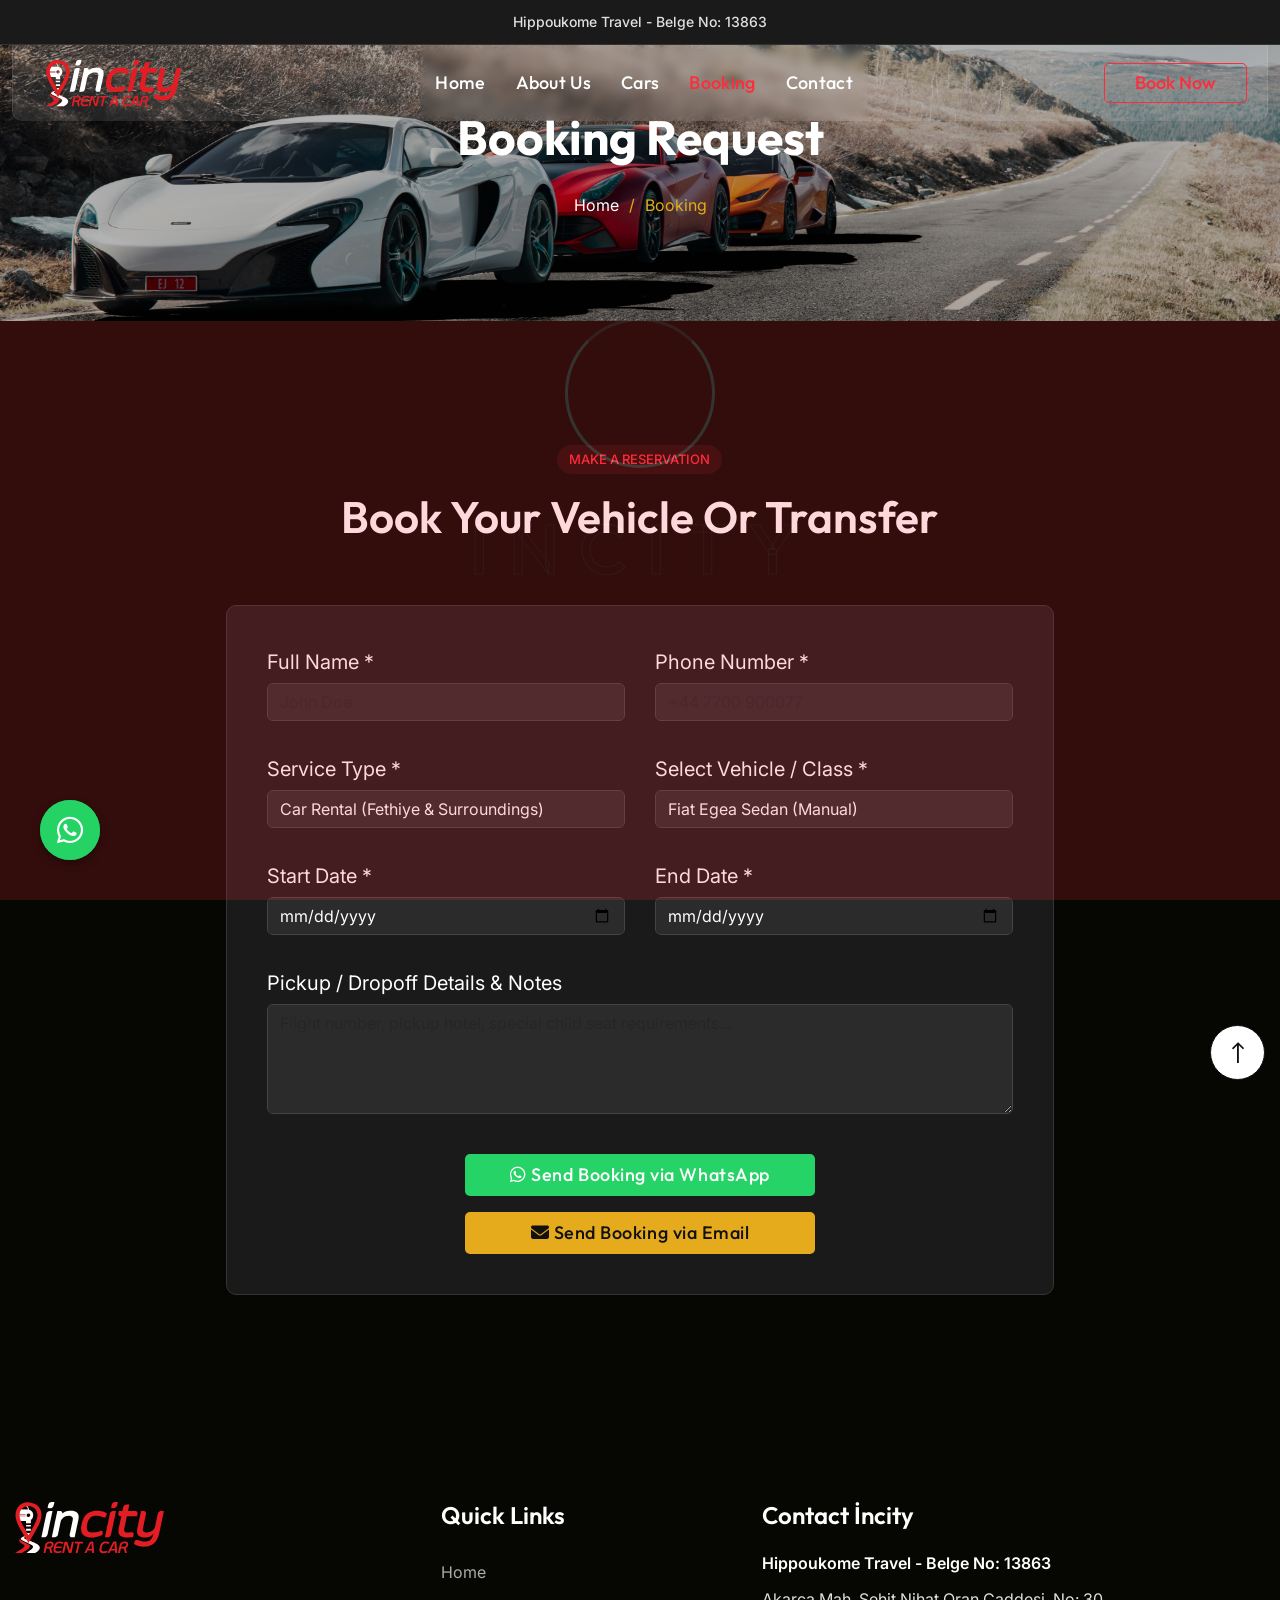
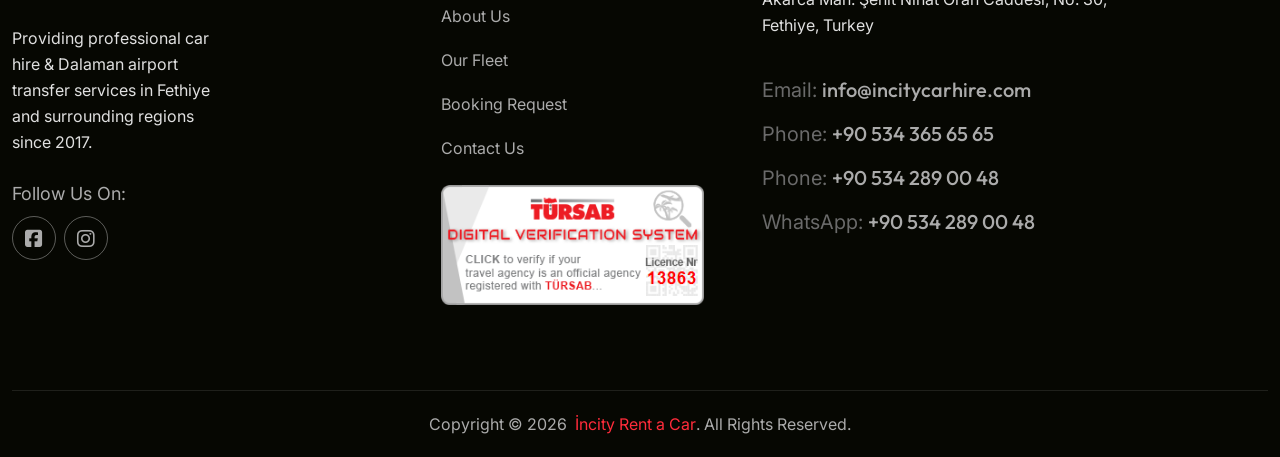
<file: booking.html>
<!DOCTYPE html>
<html lang="en">

<head>
    <meta charset="utf-8">
    <meta http-equiv="X-UA-Compatible" content="IE=edge">
    <meta name="viewport" content="width=device-width, initial-scale=1.0, maximum-scale=1.0, user-scalable=0">

    <title>Book a Car or Transfer | İncity Rent a Car Fethiye</title>
    <meta name="description"
        content="Book your car rental or Dalaman Airport private transfer in Fethiye. Fill in the form and send us a direct request on WhatsApp or Email instantly.">

    <link href="assets/css/bootstrap.css" rel="stylesheet">
    <link href="assets/css/fontawesome-all.css" rel="stylesheet">
    <link href="assets/css/iconfont.css" rel="stylesheet">
    <link href="assets/css/owl.css" rel="stylesheet">
    <link href="assets/css/global.css" rel="stylesheet">
    <link href="assets/css/jquery.fancybox.min.css" rel="stylesheet">
    <link href="assets/css/elements-css/header.css" rel="stylesheet">
    <link href="assets/css/elements-css/footer.css" rel="stylesheet">
    <link href="assets/css/style.css" rel="stylesheet">
    <link href="assets/css/responsive.css" rel="stylesheet">

    <!-- Fav Icon -->
    <link rel="shortcut icon" href="assets/images/favicon.png" type="image/x-icon">
    <link rel="icon" href="assets/images/favicon.png" type="image/x-icon">

    <!-- Google Fonts -->
    <link href="https://fonts.googleapis.com/css2?family=Inter:wght@300;400;500;600;700;800;900&display=swap"
        rel="stylesheet">
    <link href="https://fonts.googleapis.com/css2?family=Outfit:wght@100..900&display=swap" rel="stylesheet">
</head>

<body class="boxed_wrapper dark-bg">

    <!-- preloader -->
    <div class="loader-wrap">
        <div class="preloader">
            <div class="preloader-close">x</div>
            <div id="handle-preloader" class="handle-preloader">
                <div class="animation-preloader">
                    <div class="spinner"></div>
                    <div class="txt-loading">
                        <span data-text-preloader="I" class="letters-loading">I</span>
                        <span data-text-preloader="N" class="letters-loading">N</span>
                        <span data-text-preloader="C" class="letters-loading">C</span>
                        <span data-text-preloader="I" class="letters-loading">I</span>
                        <span data-text-preloader="T" class="letters-loading">T</span>
                        <span data-text-preloader="Y" class="letters-loading">Y</span>
                    </div>
                </div>
            </div>
        </div>
    </div>
    <!-- preloader end -->

    <!-- Main Header -->
    <header class="header dark-header">
        <!-- Top Bar -->
        <div class="top-bar" style="background-color: #1a1a1a; padding: 10px 0; border-bottom: 1px solid #333; text-align: center;">
            <div class="container">
                <p style="margin: 0; color: #e0e0e0; font-size: 14px; font-weight: 500;">
                    Hippoukome Travel - Belge No: 13863
                </p>
            </div>
        </div>
        <div class="main_header">
            <div class="container">
                <div class="main_header_inner">
                    <div class="main_header_logo">
                        <figure>
                            <a href="index.html">
                                <img src="incity-logo.svg" alt="İncity Rent a Car Logo"
                                    style="height: 50px; width: auto;">
                            </a>
                        </figure>
                    </div>
                    <div class="main_header_menu menu_area">
                        <div class="mobile-nav-toggler">
                            <span class="icon-bar"></span>
                            <span class="icon-bar"></span>
                            <span class="icon-bar"></span>
                            <span class="icon-bar"></span>
                        </div>
                        <nav class="main-menu">
                            <div class="collapse navbar-collapse show" id="navbarSupportedContent">
                                <ul class="navigation">
                                    <li><a href="index.html">Home</a></li>
                                    <li><a href="about-us.html">About Us</a></li>
                                    <li><a href="car-fleet.html">Cars</a></li>
                                    <li class="active"><a href="booking.html">Booking</a></li>
                                    <li><a href="contact.html">Contact</a></li>
                                </ul>
                            </div>
                        </nav>
                    </div>
                    <div class="header_right_content">
                        <div class="link-btn">
                            <a href="booking.html" class="btn-style-one">
                                Book Now
                            </a>
                        </div>
                    </div>
                </div>
            </div>
        </div>

        <!-- Sticky Header-->
        <div class="sticky_header">
            <!-- Top Bar inside Sticky Header -->
            <div class="top-bar" style="background-color: #1a1a1a; padding: 10px 0; border-bottom: 1px solid #333; text-align: center;">
                <div class="container">
                    <p style="margin: 0; color: #e0e0e0; font-size: 14px; font-weight: 500;">
                        Hippoukome Travel - Belge No: 13863
                    </p>
                </div>
            </div>
            <div class="container">
                <div class="main_header_inner">
                    <div class="main_header_logo">
                        <figure>
                            <a href="index.html">
                                <img src="incity-logo.svg" alt="İncity Rent a Car Logo"
                                    style="height: 45px; width: auto;">
                            </a>
                        </figure>
                    </div>
                    <div class="main_header_menu menu_area">
                        <nav class="main-menu">
                            <!-- Keep This Empty / Menu will come through Javascript -->
                        </nav>
                    </div>
                    <div class="header_right_content">
                        <div class="link-btn">
                            <a href="booking.html" class="btn-style-one">
                                Book Now
                            </a>
                        </div>
                    </div>
                </div>
            </div>
        </div>

        <!-- Mobile Menu  -->
        <div class="mobile-menu">
            <div class="menu-backdrop"></div>
            <div class="close-btn">X</div>
            <nav class="menu-box">
                <div class="nav-logo">
                    <a href="index.html">
                        <img src="incity-logo.svg" alt="İncity Rent a Car Logo" style="height: 50px; width: auto;">
                    </a>
                </div>
                <div class="menu-outer"><!-- Here Menu Will Come Automatically Via Javascript --></div>
                <div class="contact-info">
                    <h4>Contact Info</h4>
                    <ul>
                        <li>Akarca Mah. Şehit Nihat Oran Caddesi, No: 30, Fethiye</li>
                        <li><a href="tel:+905343656565">+90 534 365 65 65 (Call)</a></li>
                        <li><a href="tel:+905342890048">+90 534 289 00 48 (Call)</a></li>
                        <li><a href="https://wa.me/905342890048" target="_blank">+90 534 289 00 48 (WhatsApp)</a></li>
                        <li><a href="mailto:info@incitycarhire.com">info@incitycarhire.com</a></li>
                    </ul>
                </div>
                <ul class="social-links centred">
                    <li><a href="https://facebook.com/incityrentacar" target="_blank"><span
                                class="fab fa-facebook-square"></span></a></li>
                    <li><a href="https://instagram.com/incityrentacar" target="_blank"><span
                                class="fab fa-instagram"></span></a></li>
                </ul>
            </nav>
        </div>
    </header>

    <!-- Page Title Area -->
    <section class="page-title-area"
        style="background-image: url(assets/images/background/dark-vedio-bg.jpg); padding: 100px 0; background-position: center; background-size: cover; position: relative;">
        <div class="container text-center">
            <h1 style="color: #fff; font-size: 48px; font-weight: 700; margin-bottom: 15px;">Booking Request</h1>
            <ul
                style="display: flex; justify-content: center; gap: 10px; color: #e5ab1c; list-style: none; font-size: 16px; padding: 0;">
                <li><a href="index.html" style="color: #fff;">Home</a></li>
                <li>/</li>
                <li>Booking</li>
            </ul>
        </div>
    </section>

    <!-- Booking Form Section -->
    <section class="booking-section pt_120 pb_120">
        <div class="container">
            <div class="row">
                <div class="col-lg-8 col-md-12 mx-auto">
                    <div class="section-title centred light mb_60">
                        <span class="sub-title">Make a Reservation</span>
                        <h2 class="title">Book Your Vehicle or Transfer</h2>
                    </div>

                    <div class="booking-form-wrap"
                        style="background-color: #1a1a1a; padding: 40px; border-radius: 10px; border: 1px solid #333;">
                        <form id="bookingForm" method="post" action="send-booking.asp">
                            <!-- Honeypot Field -->
                            <div style="display:none;" aria-hidden="true">
                                <label for="website_url">Leave this field empty</label>
                                <input type="text" name="website_url" id="website_url" tabindex="-1" autocomplete="off">
                            </div>
                            <div class="row">
                                <div class="col-md-6 mb-3">
                                    <label style="color: #fff; margin-bottom: 5px;">Full Name *</label>
                                    <input type="text" id="fullname" name="fullname" class="form-control"
                                        placeholder="John Doe" required
                                        style="background-color: #2b2b2b; color: #fff; border: 1px solid #444;">
                                </div>
                                <div class="col-md-6 mb-3">
                                    <label style="color: #fff; margin-bottom: 5px;">Phone Number *</label>
                                    <input type="tel" id="phone" name="phone" class="form-control"
                                        placeholder="+44 7700 900077" required
                                        style="background-color: #2b2b2b; color: #fff; border: 1px solid #444;">
                                </div>
                            </div>

                            <div class="row mt-3">
                                <div class="col-md-6 mb-3">
                                    <label style="color: #fff; margin-bottom: 5px;">Service Type *</label>
                                    <select id="serviceType" name="serviceType" class="form-control" required
                                        style="background-color: #2b2b2b; color: #fff; border: 1px solid #444;">
                                        <option value="Car Rental">Car Rental (Fethiye & Surroundings)</option>
                                        <option value="Dalaman Airport Transfer">Dalaman Airport Private Transfer
                                        </option>
                                    </select>
                                </div>
                                <div class="col-md-6 mb-3">
                                    <label style="color: #fff; margin-bottom: 5px;">Select Vehicle / Class *</label>
                                    <select id="vehicle" name="vehicle" class="form-control" required
                                        style="background-color: #2b2b2b; color: #fff; border: 1px solid #444;">
                                        <option value="Fiat Egea Sedan Manual">Fiat Egea Sedan (Manual)</option>
                                        <option value="Fiat Egea Sedan Automatic">Fiat Egea Sedan (Automatic)</option>
                                        <option value="Fiat Egea Cross">Fiat Egea Cross (Manual)</option>
                                        <option value="Renault Symbol">Renault Symbol (Manual)</option>
                                        <option value="Renault Clio">Renault Clio (Automatic)</option>
                                        <option value="Fiat Fiorino">Fiat Fiorino (Manual)</option>
                                        <option value="Renault Megane">Renault Megane (Automatic)</option>
                                        <option value="Fiat Doblo">Fiat Doblo (Manual)</option>
                                    </select>
                                </div>
                            </div>

                            <div class="row mt-3">
                                <div class="col-md-6 mb-3">
                                    <label style="color: #fff; margin-bottom: 5px;">Start Date *</label>
                                    <input type="date" id="startDate" name="startDate" class="form-control" required
                                        style="background-color: #2b2b2b; color: #fff; border: 1px solid #444;">
                                </div>
                                <div class="col-md-6 mb-3">
                                    <label style="color: #fff; margin-bottom: 5px;">End Date *</label>
                                    <input type="date" id="endDate" name="endDate" class="form-control" required
                                        style="background-color: #2b2b2b; color: #fff; border: 1px solid #444;">
                                </div>
                            </div>

                            <div class="row mt-3">
                                <div class="col-md-12 mb-3">
                                    <label style="color: #fff; margin-bottom: 5px;">Pickup / Dropoff Details &
                                        Notes</label>
                                    <textarea id="notes" name="notes" class="form-control" rows="4"
                                        placeholder="Flight number, pickup hotel, special child seat requirements..."
                                        style="background-color: #2b2b2b; color: #fff; border: 1px solid #444;"></textarea>
                                </div>
                            </div>

                            <div class="row mt-4">
                                <div class="col-md-12 text-center d-flex flex-column align-items-center gap-3">
                                    <button type="button" onclick="submitToWhatsApp()" class="btn-style-four"
                                        style="background-color: #25d366; border-color: #25d366; color: #fff; font-size: 18px; padding: 12px 35px; border-radius: 5px; width: 100%; max-width: 350px;">
                                        <i class="fab fa-whatsapp"></i> Send Booking via WhatsApp
                                    </button>

                                    <button type="submit" class="btn-style-four"
                                        style="background-color: #e5ab1c; border-color: #e5ab1c; color: #111; font-size: 18px; padding: 12px 35px; border-radius: 5px; width: 100%; max-width: 350px;">
                                        <i class="fas fa-envelope"></i> Send Booking via Email
                                    </button>
                                </div>
                            </div>
                        </form>
                    </div>

                </div>
            </div>
        </div>
    </section>

    <!-- Main Footer -->
    <footer class="main_footer">
        <div class="container">
            <div class="footer-top-outer">
                <div class="row">
                    <div class="col-xl-4 col-lg-4 col-md-6 col-sm-12">
                        <div class="footer_widget footer_about_widget">
                            <figure class="footer_widget_logo">
                                <a href="index.html">
                                    <img src="incity-logo.svg" alt="İncity Rent a Car"
                                        style="height: 55px; width: auto; margin-bottom: 20px;">
                                </a>
                            </figure>
                            <p style="color: #e0e0e0;">Providing professional car hire & Dalaman airport transfer
                                services in Fethiye and surrounding regions since 2017.</p>
                            <h6 class="mt-4"><strong>Follow Us On:</strong></h6>
                            <ul class="social-links">
                                <li><a href="https://facebook.com/incityrentacar" target="_blank"><i
                                            class="fab fa-square-facebook"></i></a></li>
                                <li><a href="https://instagram.com/incityrentacar" target="_blank"><i
                                            class="fab fa-instagram"></i></a></li>
                            </ul>
                        </div>
                    </div>
                    <div class="col-xl-3 col-lg-3 col-md-6 col-sm-12">
                        <div class="footer_widget footer_resources_widget">
                            <h4 class="footer_widget_title">Quick Links</h4>
                            <ul class="resources_page_list">
                                <li><a href="index.html">Home</a></li>
                                <li><a href="about-us.html">About Us</a></li>
                                <li><a href="car-fleet.html">Our Fleet</a></li>
                                <li><a href="booking.html">Booking Request</a></li>
                                <li><a href="contact.html">Contact Us</a></li>
                            </ul>
                            <div style="margin-top: 15px;">
                                <a href="https://www.tursab.org.tr/tr/ddsv" target="_blank" ><img src="assets/images/tursab-dvs-13863.png" alt="TÜRSAB Digital Verification System" style="height: 120px; width: auto;" /></a>
                            </div>
                        </div>
                    </div>
                    <div class="col-xl-5 col-lg-5 col-md-6 col-sm-12">
                        <div class="footer_widget footer_contact_widget">
                            <h4 class="footer_widget_title">Contact İncity</h4>
                            <p style="color: #fff; font-weight: 600; margin-bottom: 10px;">Hippoukome Travel - Belge No: 13863</p>
                            <p>Akarca Mah. Şehit Nihat Oran Caddesi, No: 30, Fethiye, Turkey</p>
                            <ul class="footer-info-list">
                                <li>Email: <a href="mailto:info@incitycarhire.com">info@incitycarhire.com</a></li>
                                <li>Phone: <a href="tel:+905343656565">+90 534 365 65 65</a></li>
                                <li>Phone: <a href="tel:+905342890048">+90 534 289 00 48</a></li>
                                <li>WhatsApp: <a href="https://wa.me/905342890048" target="_blank">+90 534 289 00 48</a>
                                </li>
                            </ul>
                        </div>
                    </div>
                </div>
            </div>
            <div class="footer-bottom-outer" style="flex-direction: column; padding: 20px 0px;">
                <div class="copyright">Copyright &copy; 2026 &nbsp;<a href="index.html">İncity Rent a Car</a>. All
                    Rights Reserved.</div>
            </div>
        </div>
    </footer>

    <!-- Scroll to Top -->
    <button class="scroll-top scroll-to-target" data-target="html">
        <i class="icon-13"></i>
    </button>

    <!-- Include Js -->
    <script src="assets/js/jquery-3.7.1.min.js"></script>
    <script src="assets/js/jquery-ui.js"></script>
    <script src="assets/js/moment.min.js"></script>
    <script src="assets/js/daterangepicker.min.js"></script>
    <script src="assets/js/bootstrap.min.js"></script>
    <script src="assets/js/popper.min.js"></script>
    <script src="assets/js/select2.min.js"></script>
    <script src="assets/js/jquery.nice-select.min.js"></script>
    <script src="assets/js/jquery.fancybox.js"></script>
    <script src="assets/js/appear.js"></script>
    <script src="assets/js/wow.js"></script>
    <script src="assets/js/owl.js"></script>
    <script src="assets/js/validation.js"></script>
    <script src="assets/language-switcher/jquery.polyglot.language.switcher.js"></script>
    <script src="assets/js/main.js"></script>

    <!-- Booking Submission Script -->
    <script>
        function submitToWhatsApp() {
            var form = document.getElementById('bookingForm');
            if (!form.reportValidity()) {
                return;
            }

            var fullname = document.getElementById('fullname').value;
            var phone = document.getElementById('phone').value;
            var serviceType = document.getElementById('serviceType').value;
            var vehicle = document.getElementById('vehicle').value;
            var startDate = document.getElementById('startDate').value;
            var endDate = document.getElementById('endDate').value;
            var notes = document.getElementById('notes').value;

            var message = "*NEW BOOKING REQUEST (İncity Rent a Car)*\n\n" +
                "*Name:* " + fullname + "\n" +
                "*Phone:* " + phone + "\n" +
                "*Service:* " + serviceType + "\n" +
                "*Vehicle:* " + vehicle + "\n" +
                "*Start Date:* " + startDate + "\n" +
                "*End Date:* " + endDate + "\n" +
                "*Details:* " + (notes ? notes : "None") + "\n\n" +
                "Please confirm availability. Thank you!";

            var whatsappUrl = "https://wa.me/905342890048?text=" + encodeURIComponent(message);
            window.open(whatsappUrl, '_blank');
        };

        // Auto-select vehicle from URL param
        window.addEventListener('DOMContentLoaded', function () {
            const urlParams = new URLSearchParams(window.location.search);
            const carParam = urlParams.get('car');
            if (carParam) {
                const vehicleSelect = document.getElementById('vehicle');
                for (let i = 0; i < vehicleSelect.options.length; i++) {
                    if (vehicleSelect.options[i].value.toLowerCase().includes(carParam.toLowerCase()) ||
                        carParam.toLowerCase().includes(vehicleSelect.options[i].value.toLowerCase())) {
                        vehicleSelect.selectedIndex = i;
                        break;
                    }
                }
            }
        });

    </script>

    <!-- Floating WhatsApp Button -->
    <a href="https://wa.me/905342890048" class="whatsapp-float" target="_blank" aria-label="Contact us on WhatsApp">
        <i class="fab fa-whatsapp whatsapp-icon"></i>
    </a>

    <style>
        .whatsapp-float {
            position: fixed;
            width: 60px;
            height: 60px;
            bottom: 40px;
            left: 40px;
            background-color: #25d366;
            color: #FFF;
            border-radius: 50%;
            text-align: center;
            font-size: 30px;
            box-shadow: 0px 4px 10px rgba(0, 0, 0, 0.3);
            z-index: 9999;
            display: flex;
            align-items: center;
            justify-content: center;
            text-decoration: none;
            transition: all 0.3s ease-in-out;
        }

        .whatsapp-float:hover {
            background-color: #20ba5a;
            color: #FFF;
            transform: scale(1.1);
            box-shadow: 0px 6px 15px rgba(0, 0, 0, 0.4);
        }

        .whatsapp-icon {
            margin: 0;
        }

        .whatsapp-float::before {
            content: '';
            position: absolute;
            width: 100%;
            height: 100%;
            border-radius: 50%;
            background-color: #25d366;
            opacity: 0.7;
            z-index: -1;
            animation: whatsapp-pulse 2s infinite;
        }

        @keyframes whatsapp-pulse {
            0% {
                transform: scale(1);
                opacity: 0.7;
            }

            100% {
                transform: scale(1.4);
                opacity: 0;
            }
        }
    </style>
</body>

</html>
</file>
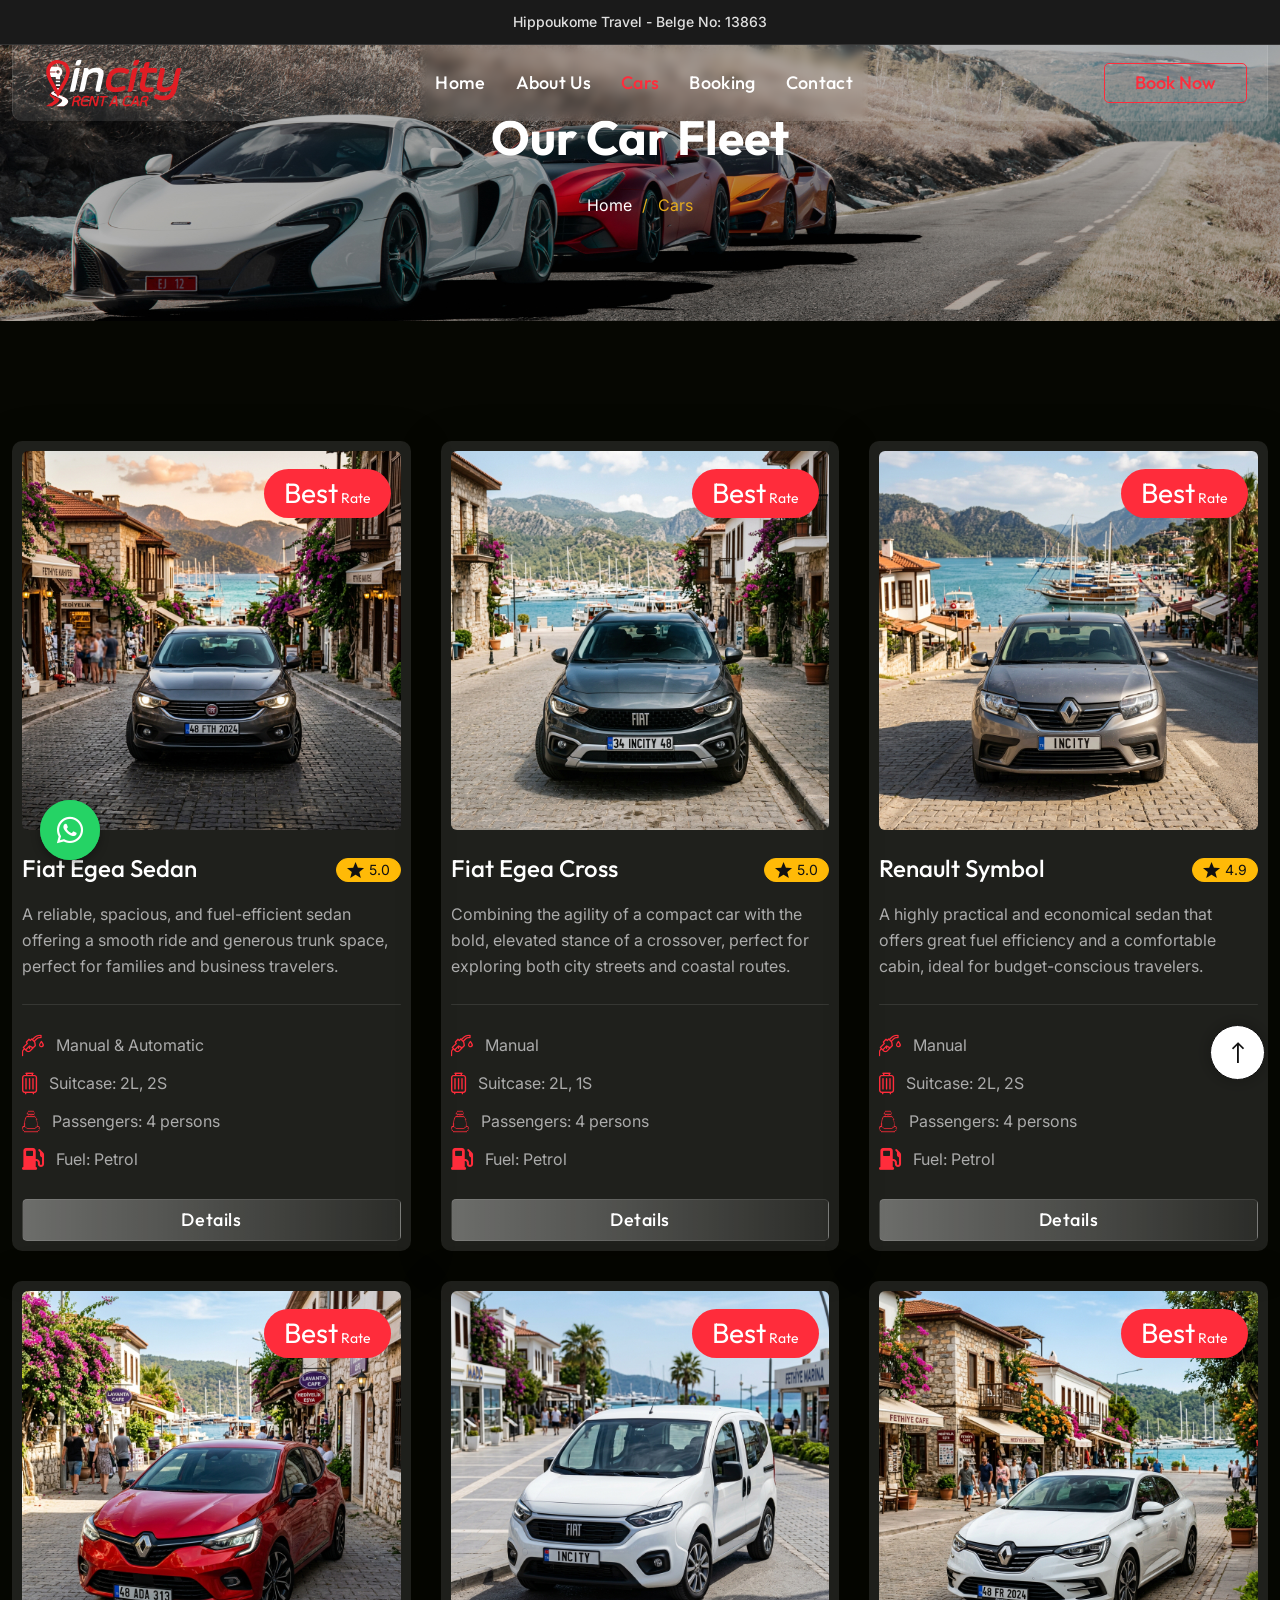
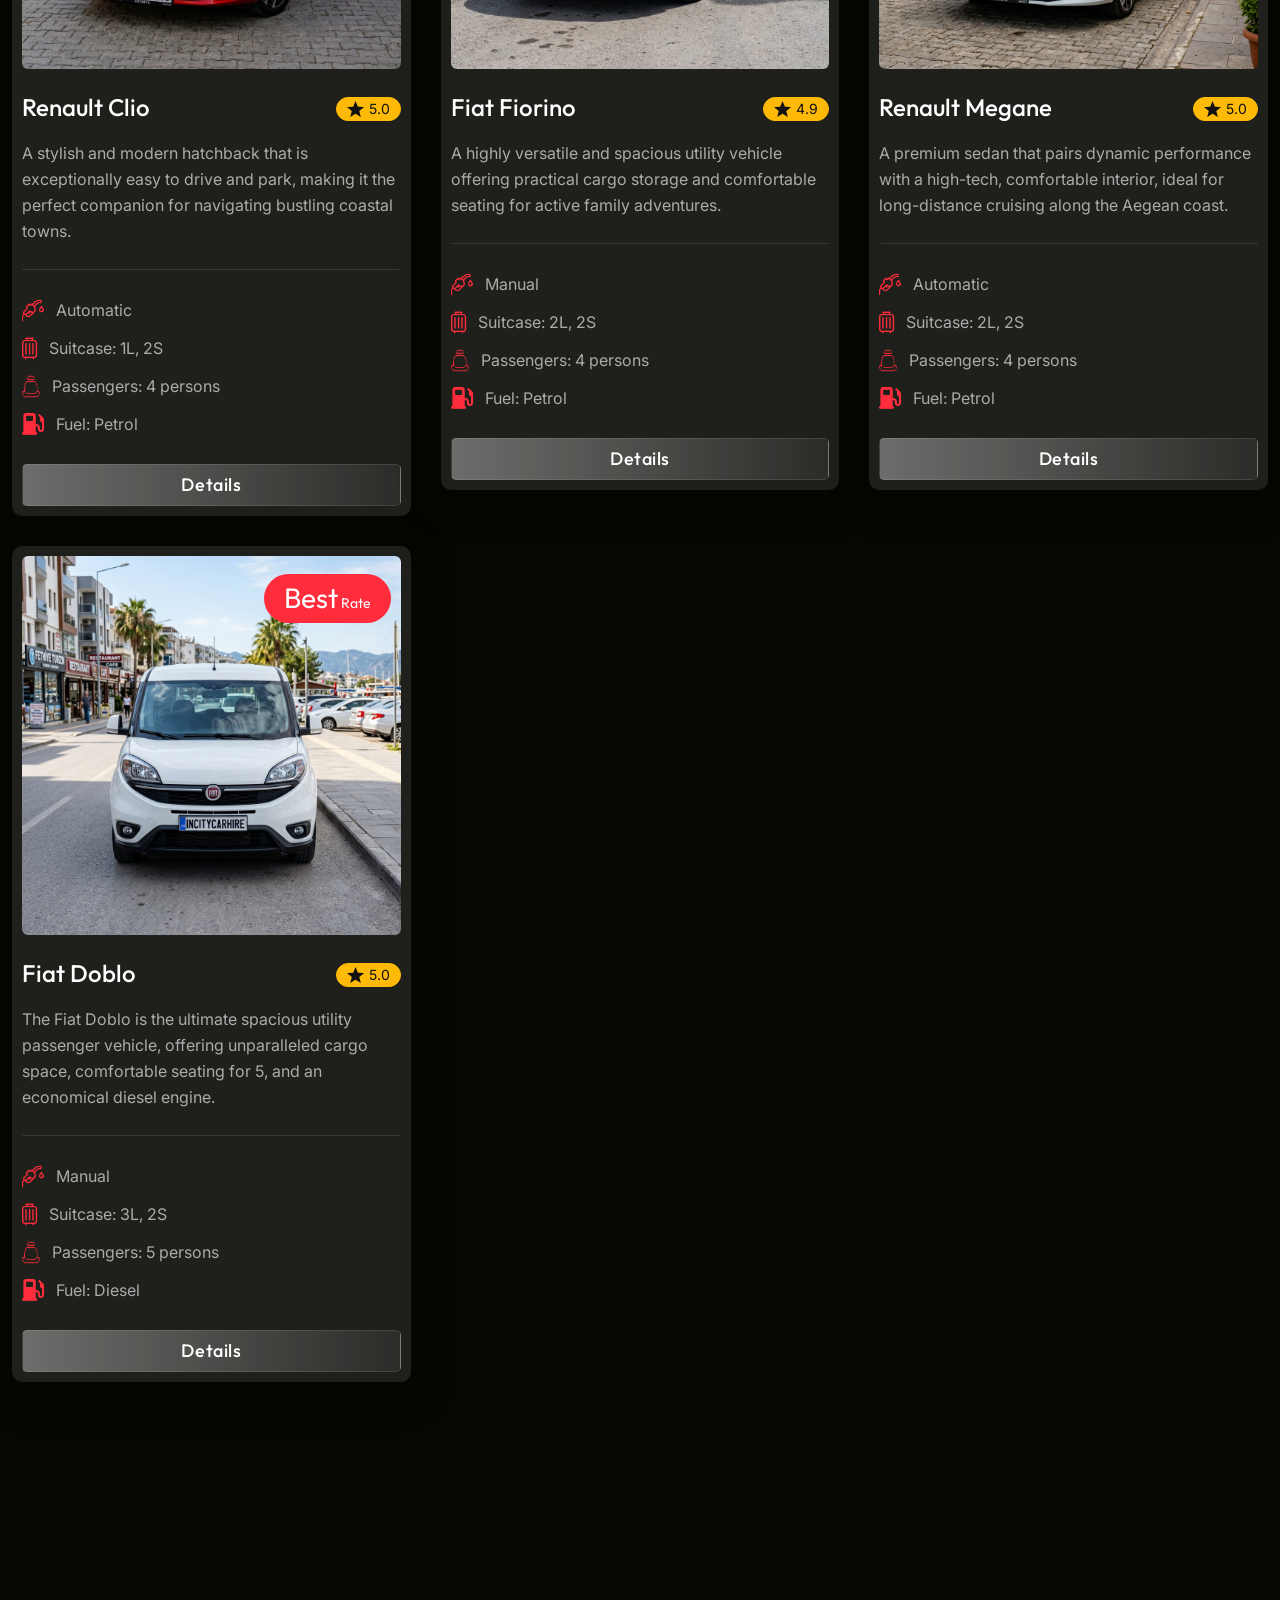
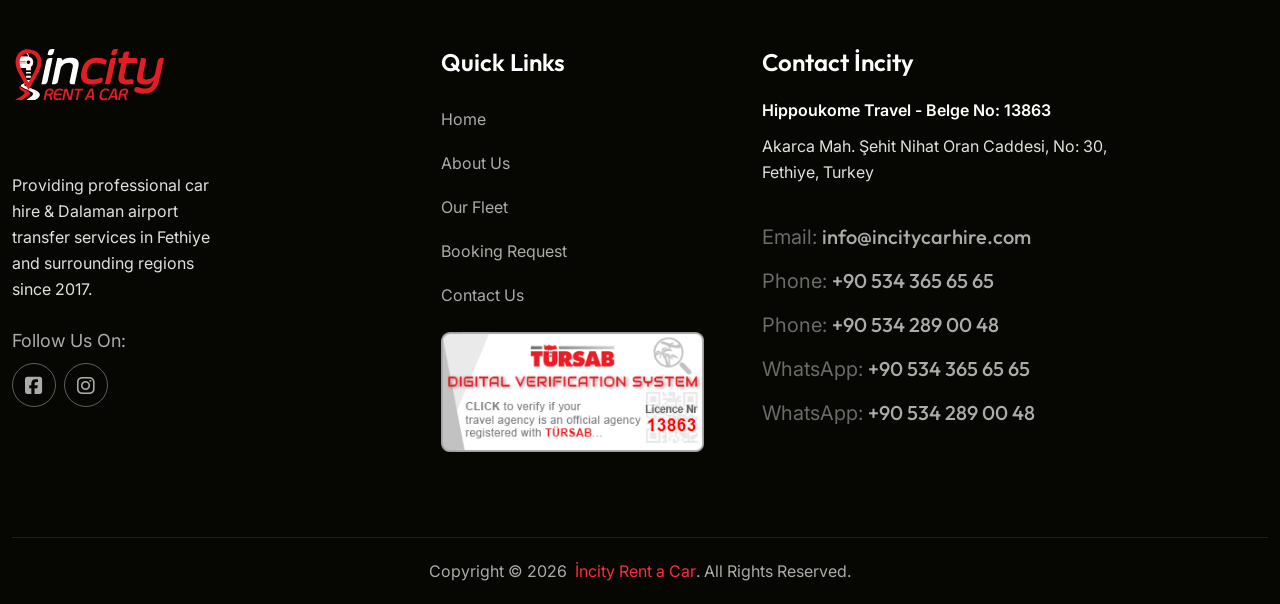
<file: car-fleet.html>
<!DOCTYPE html>
<html lang="en">

<head>
    <meta charset="utf-8">
    <meta http-equiv="X-UA-Compatible" content="IE=edge">
    <meta name="viewport" content="width=device-width, initial-scale=1.0, maximum-scale=1.0, user-scalable=0">

    <title>Our Car Fleet | İncity Rent a Car Fethiye</title>
    <meta name="description"
        content="Explore our range of rental cars in Fethiye. Fiat Egea, Renault Clio, Megane, Symbol, and Fiorino options with petrol and manual/automatic options. Book now!">

    <link href="assets/css/bootstrap.css" rel="stylesheet">
    <link href="assets/css/fontawesome-all.css" rel="stylesheet">
    <link href="assets/css/iconfont.css" rel="stylesheet">
    <link href="assets/css/owl.css" rel="stylesheet">
    <link href="assets/css/global.css" rel="stylesheet">
    <link href="assets/css/jquery.fancybox.min.css" rel="stylesheet">
    <link href="assets/css/elements-css/header.css" rel="stylesheet">
    <link href="assets/css/elements-css/footer.css" rel="stylesheet">
    <link href="assets/css/style.css" rel="stylesheet">
    <link href="assets/css/responsive.css" rel="stylesheet">

    <!-- Fav Icon -->
    <link rel="shortcut icon" href="assets/images/favicon.png" type="image/x-icon">
    <link rel="icon" href="assets/images/favicon.png" type="image/x-icon">

    <!-- Google Fonts -->
    <link href="https://fonts.googleapis.com/css2?family=Inter:wght@300;400;500;600;700;800;900&display=swap"
        rel="stylesheet">
    <link href="https://fonts.googleapis.com/css2?family=Outfit:wght@100..900&display=swap" rel="stylesheet">
</head>

<body class="boxed_wrapper dark-bg">

    <!-- preloader -->
    <div class="loader-wrap">
        <div class="preloader">
            <div class="preloader-close">x</div>
            <div id="handle-preloader" class="handle-preloader">
                <div class="animation-preloader">
                    <div class="spinner"></div>
                    <div class="txt-loading">
                        <span data-text-preloader="I" class="letters-loading">I</span>
                        <span data-text-preloader="N" class="letters-loading">N</span>
                        <span data-text-preloader="C" class="letters-loading">C</span>
                        <span data-text-preloader="I" class="letters-loading">I</span>
                        <span data-text-preloader="T" class="letters-loading">T</span>
                        <span data-text-preloader="Y" class="letters-loading">Y</span>
                    </div>
                </div>
            </div>
        </div>
    </div>
    <!-- preloader end -->

    <!-- Main Header -->
    <header class="header dark-header">
        <!-- Top Bar -->
        <div class="top-bar" style="background-color: #1a1a1a; padding: 10px 0; border-bottom: 1px solid #333; text-align: center;">
            <div class="container">
                <p style="margin: 0; color: #e0e0e0; font-size: 14px; font-weight: 500;">
                    Hippoukome Travel - Belge No: 13863
                </p>
            </div>
        </div>
        <div class="main_header">
            <div class="container">
                <div class="main_header_inner">
                    <div class="main_header_logo">
                        <figure>
                            <a href="index.html">
                                <img src="incity-logo.svg" alt="İncity Rent a Car Logo"
                                    style="height: 50px; width: auto;">
                            </a>
                        </figure>
                    </div>
                    <div class="main_header_menu menu_area">
                        <div class="mobile-nav-toggler">
                            <span class="icon-bar"></span>
                            <span class="icon-bar"></span>
                            <span class="icon-bar"></span>
                            <span class="icon-bar"></span>
                        </div>
                        <nav class="main-menu">
                            <div class="collapse navbar-collapse show" id="navbarSupportedContent">
                                <ul class="navigation">
                                    <li><a href="index.html">Home</a></li>
                                    <li><a href="about-us.html">About Us</a></li>
                                    <li class="active"><a href="car-fleet.html">Cars</a></li>
                                    <li><a href="booking.html">Booking</a></li>
                                    <li><a href="contact.html">Contact</a></li>
                                </ul>
                            </div>
                        </nav>
                    </div>
                    <div class="header_right_content">
                        <div class="link-btn">
                            <a href="booking.html" class="btn-style-one">
                                Book Now
                            </a>
                        </div>
                    </div>
                </div>
            </div>
        </div>

        <!-- Sticky Header-->
        <div class="sticky_header">
            <!-- Top Bar inside Sticky Header -->
            <div class="top-bar" style="background-color: #1a1a1a; padding: 10px 0; border-bottom: 1px solid #333; text-align: center;">
                <div class="container">
                    <p style="margin: 0; color: #e0e0e0; font-size: 14px; font-weight: 500;">
                        Hippoukome Travel - Belge No: 13863
                    </p>
                </div>
            </div>
            <div class="container">
                <div class="main_header_inner">
                    <div class="main_header_logo">
                        <figure>
                            <a href="index.html">
                                <img src="incity-logo.svg" alt="İncity Rent a Car Logo"
                                    style="height: 45px; width: auto;">
                            </a>
                        </figure>
                    </div>
                    <div class="main_header_menu menu_area">
                        <nav class="main-menu">
                            <!-- Keep This Empty / Menu will come through Javascript -->
                        </nav>
                    </div>
                    <div class="header_right_content">
                        <div class="link-btn">
                            <a href="booking.html" class="btn-style-one">
                                Book Now
                            </a>
                        </div>
                    </div>
                </div>
            </div>
        </div>

        <!-- Mobile Menu  -->
        <div class="mobile-menu">
            <div class="menu-backdrop"></div>
            <div class="close-btn">X</div>
            <nav class="menu-box">
                <div class="nav-logo">
                    <a href="index.html">
                        <img src="incity-logo.svg" alt="İncity Rent a Car Logo" style="height: 50px; width: auto;">
                    </a>
                </div>
                <div class="menu-outer"><!-- Here Menu Will Come Automatically Via Javascript --></div>
                <div class="contact-info">
                    <h4>Contact Info</h4>
                    <ul>
                        <li>Akarca Mah. Şehit Nihat Oran Caddesi, No: 30, Fethiye</li>
                        <li><a href="tel:+905343656565">+90 534 365 65 65 (Call)</a></li>
                        <li><a href="tel:+905342890048">+90 534 289 00 48 (Call)</a></li>
                            <li><a href="https://wa.me/905342890048" target="_blank">+90 534 289 00 48 (WhatsApp)</a></li>
                        <li><a href="mailto:info@incitycarhire.com">info@incitycarhire.com</a></li>
                    </ul>
                </div>
                <ul class="social-links centred">
                    <li><a href="https://facebook.com/incityrentacar" target="_blank"><span
                                class="fab fa-facebook-square"></span></a></li>
                    <li><a href="https://instagram.com/incityrentacar" target="_blank"><span
                                class="fab fa-instagram"></span></a></li>
                </ul>
            </nav>
        </div>
    </header>

    <!-- Page Title Area -->
    <section class="page-title-area"
        style="background-image: url(assets/images/background/dark-vedio-bg.jpg); padding: 100px 0; background-position: center; background-size: cover; position: relative;">
        <div class="container text-center">
            <h1 style="color: #fff; font-size: 48px; font-weight: 700; margin-bottom: 15px;">Our Car Fleet</h1>
            <ul
                style="display: flex; justify-content: center; gap: 10px; color: #e5ab1c; list-style: none; font-size: 16px; padding: 0;">
                <li><a href="index.html" style="color: #fff;">Home</a></li>
                <li>/</li>
                <li>Cars</li>
            </ul>
        </div>
    </section>

    <!-- Fleet Grid Section -->
    <section class="featured-car-section pt_120 pb_120">
        <div class="container">
            <div class="row">

                <!-- Car 1: Fiat Egea Sedan -->
                <div class="col-xl-4 col-lg-4 col-md-6 col-sm-12 mb_40">
                    <div class="single-featured-car-block">
                        <div class="single-featured-car-image">
                            <a href="fiat-egea-sedan.html"><img src="assets/images/cars/fiat_egea_front.png"
                                    alt="Fiat Egea Sedan"></a>
                            <div class="single-featured-car-rent-per-day"><span>Best</span> Rate</div>
                        </div>
                        <div class="single-featured-car-content">
                            <div class="single-featured-car-rating"><i class="icon-9"></i>5.0</div>
                            <h5 class="single-featured-car-title"><a href="fiat-egea-sedan.html">Fiat Egea Sedan</a>
                            </h5>
                            <p class="single-featured-car-text">A reliable, spacious, and fuel-efficient sedan offering
                                a smooth ride and generous trunk space, perfect for families and business travelers.</p>
                            <div class="border-divider"></div>
                            <ul class="single-featured-car-info">
                                <li><i class="icon-6"></i>Manual & Automatic</li>
                                <li><i class="icon-7"></i>Suitcase: 2L, 2S</li>
                                <li><i class="icon-8"></i>Passengers: 4 persons</li>
                                <li><i class="fas fa-gas-pump"></i> Fuel: Petrol</li>
                            </ul>
                            <div class="single-featured-car-book-btn"><a href="fiat-egea-sedan.html"
                                    class="btn-style-six">Details</a></div>
                        </div>
                    </div>
                </div>

                <!-- Car 2: Fiat Egea Cross -->
                <div class="col-xl-4 col-lg-4 col-md-6 col-sm-12 mb_40">
                    <div class="single-featured-car-block">
                        <div class="single-featured-car-image">
                            <a href="fiat-egea-cross.html"><img src="assets/images/cars/fiat_cross_front.png"
                                    alt="Fiat Egea Cross"></a>
                            <div class="single-featured-car-rent-per-day"><span>Best</span> Rate</div>
                        </div>
                        <div class="single-featured-car-content">
                            <div class="single-featured-car-rating"><i class="icon-9"></i>5.0</div>
                            <h5 class="single-featured-car-title"><a href="fiat-egea-cross.html">Fiat Egea Cross</a>
                            </h5>
                            <p class="single-featured-car-text">Combining the agility of a compact car with the bold,
                                elevated stance of a crossover, perfect for exploring both city streets and coastal
                                routes.</p>
                            <div class="border-divider"></div>
                            <ul class="single-featured-car-info">
                                <li><i class="icon-6"></i>Manual</li>
                                <li><i class="icon-7"></i>Suitcase: 2L, 1S</li>
                                <li><i class="icon-8"></i>Passengers: 4 persons</li>
                                <li><i class="fas fa-gas-pump"></i> Fuel: Petrol</li>
                            </ul>
                            <div class="single-featured-car-book-btn"><a href="fiat-egea-cross.html"
                                    class="btn-style-six">Details</a></div>
                        </div>
                    </div>
                </div>

                <!-- Car 3: Renault Symbol -->
                <div class="col-xl-4 col-lg-4 col-md-6 col-sm-12 mb_40">
                    <div class="single-featured-car-block">
                        <div class="single-featured-car-image">
                            <a href="renault-symbol.html"><img src="assets/images/cars/symbol_front.png"
                                    alt="Renault Symbol"></a>
                            <div class="single-featured-car-rent-per-day"><span>Best</span> Rate</div>
                        </div>
                        <div class="single-featured-car-content">
                            <div class="single-featured-car-rating"><i class="icon-9"></i>4.9</div>
                            <h5 class="single-featured-car-title"><a href="renault-symbol.html">Renault Symbol</a></h5>
                            <p class="single-featured-car-text">A highly practical and economical sedan that offers
                                great fuel efficiency and a comfortable cabin, ideal for budget-conscious travelers.</p>
                            <div class="border-divider"></div>
                            <ul class="single-featured-car-info">
                                <li><i class="icon-6"></i>Manual</li>
                                <li><i class="icon-7"></i>Suitcase: 2L, 2S</li>
                                <li><i class="icon-8"></i>Passengers: 4 persons</li>
                                <li><i class="fas fa-gas-pump"></i> Fuel: Petrol</li>
                            </ul>
                            <div class="single-featured-car-book-btn"><a href="renault-symbol.html"
                                    class="btn-style-six">Details</a></div>
                        </div>
                    </div>
                </div>

                <!-- Car 4: Renault Clio -->
                <div class="col-xl-4 col-lg-4 col-md-6 col-sm-12 mb_40">
                    <div class="single-featured-car-block">
                        <div class="single-featured-car-image">
                            <a href="renault-clio.html"><img src="assets/images/cars/clio_front.png"
                                    alt="Renault Clio"></a>
                            <div class="single-featured-car-rent-per-day"><span>Best</span> Rate</div>
                        </div>
                        <div class="single-featured-car-content">
                            <div class="single-featured-car-rating"><i class="icon-9"></i>5.0</div>
                            <h5 class="single-featured-car-title"><a href="renault-clio.html">Renault Clio</a></h5>
                            <p class="single-featured-car-text">A stylish and modern hatchback that is exceptionally
                                easy to drive and park, making it the perfect companion for navigating bustling coastal
                                towns.</p>
                            <div class="border-divider"></div>
                            <ul class="single-featured-car-info">
                                <li><i class="icon-6"></i>Automatic</li>
                                <li><i class="icon-7"></i>Suitcase: 1L, 2S</li>
                                <li><i class="icon-8"></i>Passengers: 4 persons</li>
                                <li><i class="fas fa-gas-pump"></i> Fuel: Petrol</li>
                            </ul>
                            <div class="single-featured-car-book-btn"><a href="renault-clio.html"
                                    class="btn-style-six">Details</a></div>
                        </div>
                    </div>
                </div>

                <!-- Car 5: Fiat Fiorino -->
                <div class="col-xl-4 col-lg-4 col-md-6 col-sm-12 mb_40">
                    <div class="single-featured-car-block">
                        <div class="single-featured-car-image">
                            <a href="fiat-fiorino.html"><img src="assets/images/cars/fiorino_front.png"
                                    alt="Fiat Fiorino"></a>
                            <div class="single-featured-car-rent-per-day"><span>Best</span> Rate</div>
                        </div>
                        <div class="single-featured-car-content">
                            <div class="single-featured-car-rating"><i class="icon-9"></i>4.9</div>
                            <h5 class="single-featured-car-title"><a href="fiat-fiorino.html">Fiat Fiorino</a></h5>
                            <p class="single-featured-car-text">A highly versatile and spacious utility vehicle offering
                                practical cargo storage and comfortable seating for active family adventures.</p>
                            <div class="border-divider"></div>
                            <ul class="single-featured-car-info">
                                <li><i class="icon-6"></i>Manual</li>
                                <li><i class="icon-7"></i>Suitcase: 2L, 2S</li>
                                <li><i class="icon-8"></i>Passengers: 4 persons</li>
                                <li><i class="fas fa-gas-pump"></i> Fuel: Petrol</li>
                            </ul>
                            <div class="single-featured-car-book-btn"><a href="fiat-fiorino.html"
                                    class="btn-style-six">Details</a></div>
                        </div>
                    </div>
                </div>

                <!-- Car 6: Renault Megane -->
                <div class="col-xl-4 col-lg-4 col-md-6 col-sm-12 mb_40">
                    <div class="single-featured-car-block">
                        <div class="single-featured-car-image">
                            <a href="renault-megane.html"><img src="assets/images/cars/megane_front.png"
                                    alt="Renault Megane"></a>
                            <div class="single-featured-car-rent-per-day"><span>Best</span> Rate</div>
                        </div>
                        <div class="single-featured-car-content">
                            <div class="single-featured-car-rating"><i class="icon-9"></i>5.0</div>
                            <h5 class="single-featured-car-title"><a href="renault-megane.html">Renault Megane</a></h5>
                            <p class="single-featured-car-text">A premium sedan that pairs dynamic performance with a
                                high-tech, comfortable interior, ideal for long-distance cruising along the Aegean
                                coast.</p>
                            <div class="border-divider"></div>
                            <ul class="single-featured-car-info">
                                <li><i class="icon-6"></i>Automatic</li>
                                <li><i class="icon-7"></i>Suitcase: 2L, 2S</li>
                                <li><i class="icon-8"></i>Passengers: 4 persons</li>
                                <li><i class="fas fa-gas-pump"></i> Fuel: Petrol</li>
                            </ul>
                            <div class="single-featured-car-book-btn"><a href="renault-megane.html"
                                    class="btn-style-six">Details</a></div>
                        </div>
                    </div>
                </div>

                <!-- Car 7: Fiat Doblo -->
                <div class="col-xl-4 col-lg-4 col-md-6 col-sm-12 mb_30">
                    <div class="single-featured-car-block">
                        <div class="single-featured-car-image">
                            <a href="fiat-doblo.html"><img src="assets/images/cars/doblo_front.png"
                                    alt="Fiat Doblo"></a>
                            <div class="single-featured-car-rent-per-day"><span>Best</span> Rate</div>
                        </div>
                        <div class="single-featured-car-content">
                            <div class="single-featured-car-rating"><i class="icon-9"></i>5.0</div>
                            <h5 class="single-featured-car-title"><a href="fiat-doblo.html">Fiat Doblo</a></h5>
                            <p class="single-featured-car-text">The Fiat Doblo is the ultimate spacious utility
                                passenger vehicle, offering unparalleled cargo space, comfortable seating for 5, and an
                                economical diesel engine.</p>
                            <div class="border-divider"></div>
                            <ul class="single-featured-car-info">
                                <li><i class="icon-6"></i>Manual</li>
                                <li><i class="icon-7"></i>Suitcase: 3L, 2S</li>
                                <li><i class="icon-8"></i>Passengers: 5 persons</li>
                                <li><i class="fas fa-gas-pump"></i> Fuel: Diesel</li>
                            </ul>
                            <div class="single-featured-car-book-btn"><a href="fiat-doblo.html"
                                    class="btn-style-six">Details</a></div>
                        </div>
                    </div>
                </div>
            </div>
        </div>
    </section>

    <!-- Main Footer -->
    <footer class="main_footer">
        <div class="container">
            <div class="footer-top-outer">
                <div class="row">
                    <div class="col-xl-4 col-lg-4 col-md-6 col-sm-12">
                        <div class="footer_widget footer_about_widget">
                            <figure class="footer_widget_logo">
                                <a href="index.html">
                                    <img src="incity-logo.svg" alt="İncity Rent a Car"
                                        style="height: 55px; width: auto; margin-bottom: 20px;">
                                </a>
                            </figure>
                            <p style="color: #e0e0e0;">Providing professional car hire & Dalaman airport transfer
                                services in Fethiye and surrounding regions since 2017.</p>
                            <h6 class="mt-4"><strong>Follow Us On:</strong></h6>
                            <ul class="social-links">
                                <li><a href="https://facebook.com/incityrentacar" target="_blank"><i
                                            class="fab fa-square-facebook"></i></a></li>
                                <li><a href="https://instagram.com/incityrentacar" target="_blank"><i
                                            class="fab fa-instagram"></i></a></li>
                            </ul>
                        </div>
                    </div>
                    <div class="col-xl-3 col-lg-3 col-md-6 col-sm-12">
                        <div class="footer_widget footer_resources_widget">
                            <h4 class="footer_widget_title">Quick Links</h4>
                            <ul class="resources_page_list">
                                <li><a href="index.html">Home</a></li>
                                <li><a href="about-us.html">About Us</a></li>
                                <li><a href="car-fleet.html">Our Fleet</a></li>
                                <li><a href="booking.html">Booking Request</a></li>
                                <li><a href="contact.html">Contact Us</a></li>
                            </ul>
                            <div style="margin-top: 15px;">
                                <a href="https://www.tursab.org.tr/tr/ddsv" target="_blank" ><img src="assets/images/tursab-dvs-13863.png" alt="TÜRSAB Digital Verification System" style="height: 120px; width: auto;" /></a>
                            </div>
                        </div>
                    </div>
                    <div class="col-xl-5 col-lg-5 col-md-6 col-sm-12">
                        <div class="footer_widget footer_contact_widget">
                            <h4 class="footer_widget_title">Contact İncity</h4>
                            <p style="color: #fff; font-weight: 600; margin-bottom: 10px;">Hippoukome Travel - Belge No: 13863</p>
                            <p>Akarca Mah. Şehit Nihat Oran Caddesi, No: 30, Fethiye, Turkey</p>
                            <ul class="footer-info-list">
                                <li>Email: <a href="mailto:info@incitycarhire.com">info@incitycarhire.com</a></li>
                                <li>Phone: <a href="tel:+905343656565">+90 534 365 65 65</a></li>
                                <li>Phone: <a href="tel:+905342890048">+90 534 289 00 48</a></li>
                                <li>WhatsApp: <a href="https://wa.me/905343656565" target="_blank">+90 534 365 65 65</a>
                                </li>
                                <li>WhatsApp: <a href="https://wa.me/905342890048" target="_blank">+90 534 289 00 48</a>
                                </li>
                            </ul>
                        </div>
                    </div>
                </div>
            </div>
            <div class="footer-bottom-outer" style="flex-direction: column; padding: 20px 0px;">
                <div class="copyright">Copyright &copy; 2026 &nbsp;<a href="index.html">İncity Rent a Car</a>. All
                    Rights Reserved.</div>
            </div>
        </div>
    </footer>

    <!-- Scroll to Top -->
    <button class="scroll-top scroll-to-target" data-target="html">
        <i class="icon-13"></i>
    </button>

    <!-- Include Js -->
    <script src="assets/js/jquery-3.7.1.min.js"></script>
    <script src="assets/js/jquery-ui.js"></script>
    <script src="assets/js/moment.min.js"></script>
    <script src="assets/js/daterangepicker.min.js"></script>
    <script src="assets/js/bootstrap.min.js"></script>
    <script src="assets/js/popper.min.js"></script>
    <script src="assets/js/select2.min.js"></script>
    <script src="assets/js/jquery.nice-select.min.js"></script>
    <script src="assets/js/jquery.fancybox.js"></script>
    <script src="assets/js/appear.js"></script>
    <script src="assets/js/wow.js"></script>
    <script src="assets/js/owl.js"></script>
    <script src="assets/js/validation.js"></script>
    <script src="assets/language-switcher/jquery.polyglot.language.switcher.js"></script>
    <script src="assets/js/main.js"></script>
    <script src="assets/js/booking-form.js"></script>
    <!-- Floating WhatsApp Button -->
    <a href="https://wa.me/905342890048" class="whatsapp-float" target="_blank" aria-label="Contact us on WhatsApp">
        <i class="fab fa-whatsapp whatsapp-icon"></i>
    </a>

    <style>
        .whatsapp-float {
            position: fixed;
            width: 60px;
            height: 60px;
            bottom: 40px;
            left: 40px;
            background-color: #25d366;
            color: #FFF;
            border-radius: 50%;
            text-align: center;
            font-size: 30px;
            box-shadow: 0px 4px 10px rgba(0, 0, 0, 0.3);
            z-index: 9999;
            display: flex;
            align-items: center;
            justify-content: center;
            text-decoration: none;
            transition: all 0.3s ease-in-out;
        }

        .whatsapp-float:hover {
            background-color: #20ba5a;
            color: #FFF;
            transform: scale(1.1);
            box-shadow: 0px 6px 15px rgba(0, 0, 0, 0.4);
        }

        .whatsapp-icon {
            margin: 0;
        }

        .whatsapp-float::before {
            content: '';
            position: absolute;
            width: 100%;
            height: 100%;
            border-radius: 50%;
            background-color: #25d366;
            opacity: 0.7;
            z-index: -1;
            animation: whatsapp-pulse 2s infinite;
        }

        @keyframes whatsapp-pulse {
            0% {
                transform: scale(1);
                opacity: 0.7;
            }

            100% {
                transform: scale(1.4);
                opacity: 0;
            }
        }
    </style>
</body>

</html>
</file>
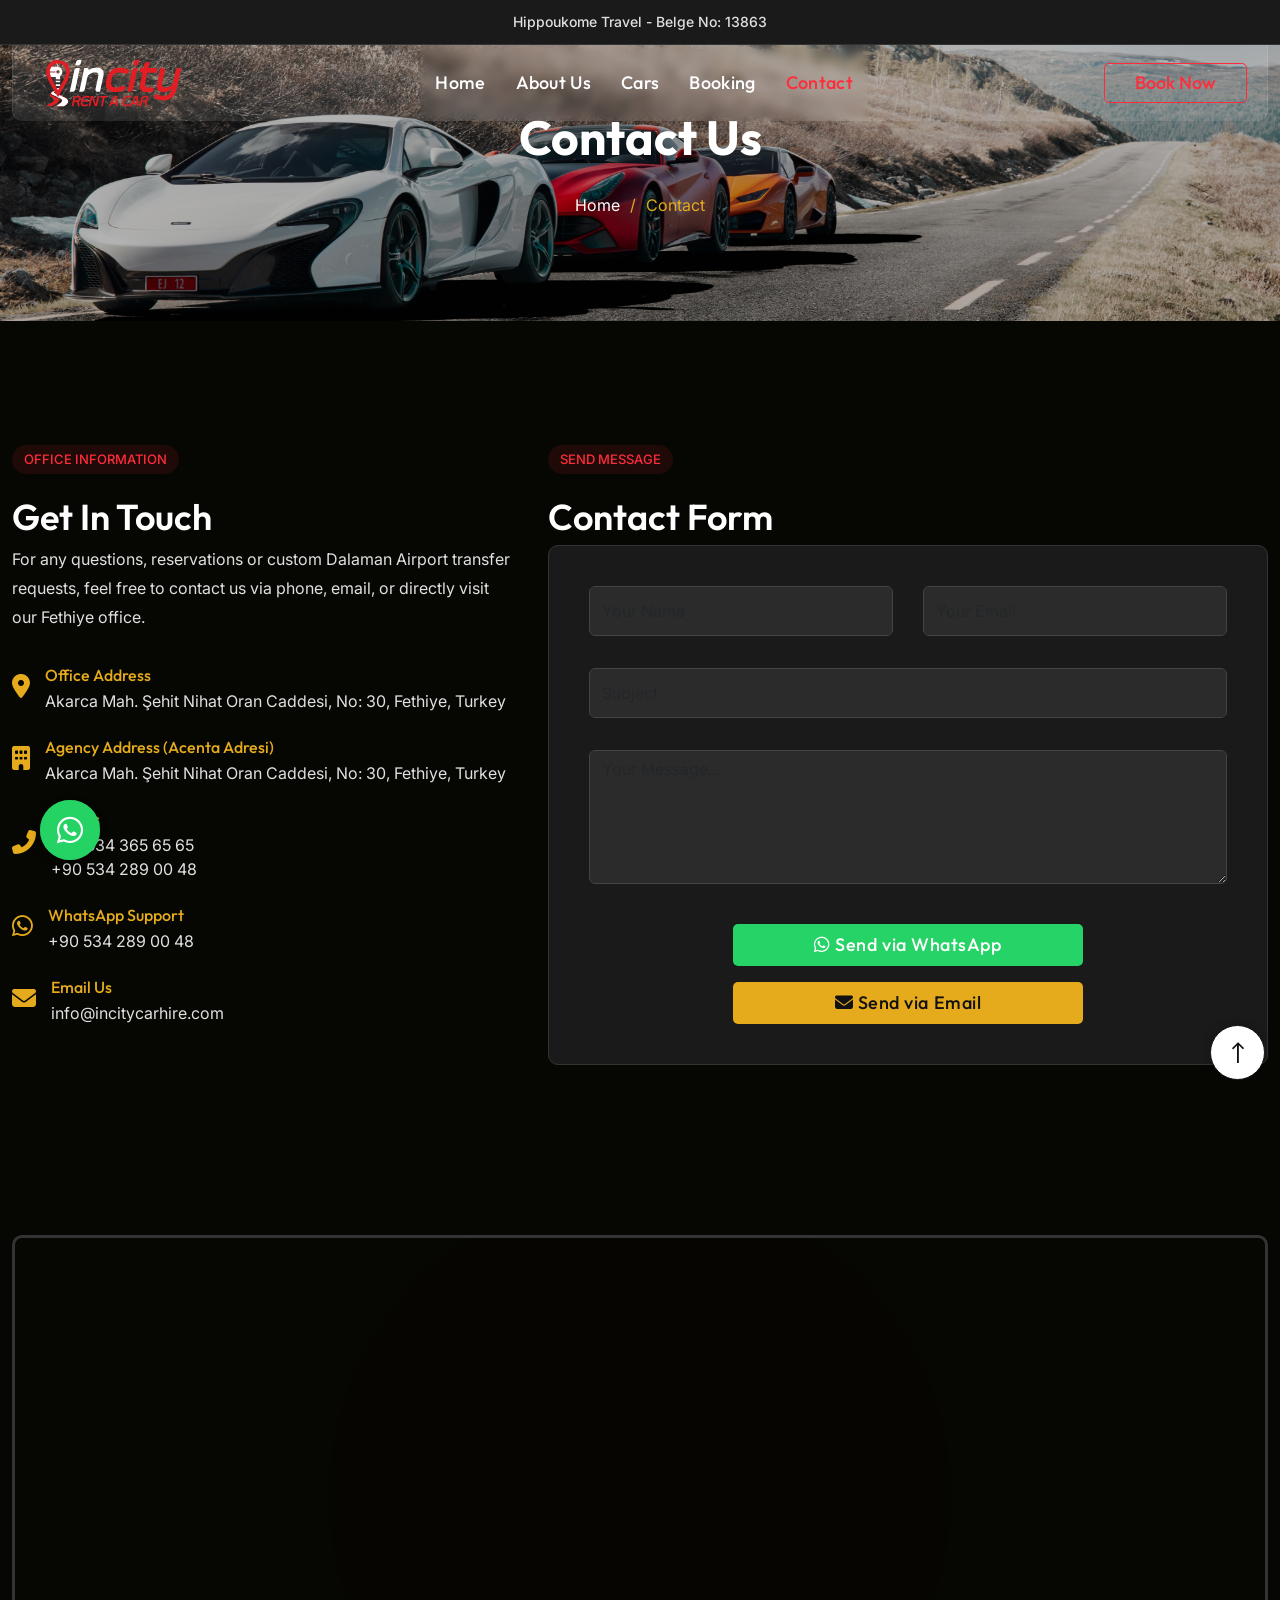
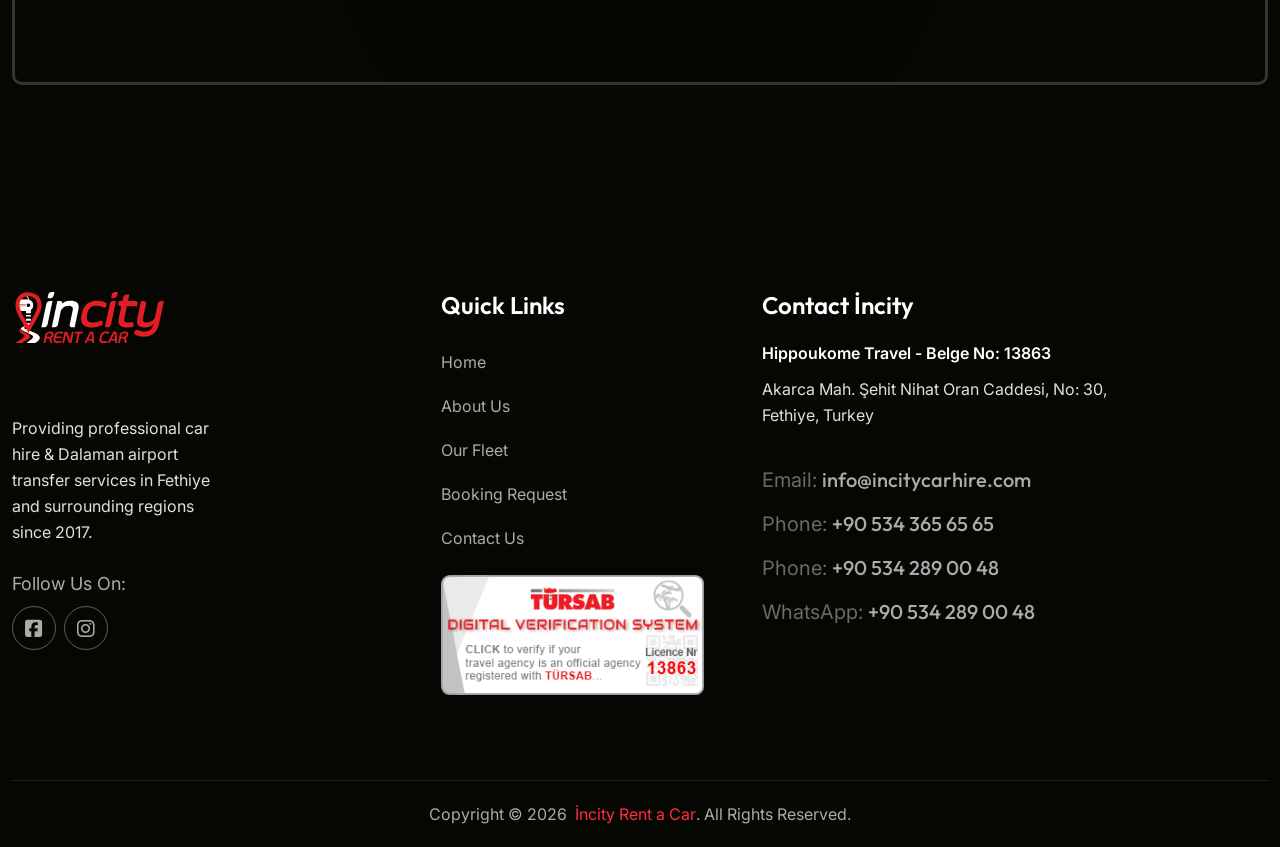
<file: contact.html>
<!DOCTYPE html>
<html lang="en">

<head>
    <meta charset="utf-8">
    <meta http-equiv="X-UA-Compatible" content="IE=edge">
    <meta name="viewport" content="width=device-width, initial-scale=1.0, maximum-scale=1.0, user-scalable=0">

    <title>Contact Us | İncity Rent a Car Fethiye</title>
    <meta name="description"
        content="Get in touch with İncity Rent a Car Fethiye office. Phone/WhatsApp: +90 534 365 65 65, Email: info@incitycarhire.com. Visit us or send a message.">

    <link href="assets/css/bootstrap.css" rel="stylesheet">
    <link href="assets/css/fontawesome-all.css" rel="stylesheet">
    <link href="assets/css/iconfont.css" rel="stylesheet">
    <link href="assets/css/owl.css" rel="stylesheet">
    <link href="assets/css/global.css" rel="stylesheet">
    <link href="assets/css/jquery.fancybox.min.css" rel="stylesheet">
    <link href="assets/css/elements-css/header.css" rel="stylesheet">
    <link href="assets/css/elements-css/footer.css" rel="stylesheet">
    <link href="assets/css/style.css" rel="stylesheet">
    <link href="assets/css/responsive.css" rel="stylesheet">

    <!-- Fav Icon -->
    <link rel="shortcut icon" href="assets/images/favicon.png" type="image/x-icon">
    <link rel="icon" href="assets/images/favicon.png" type="image/x-icon">

    <!-- Google Fonts -->
    <link href="https://fonts.googleapis.com/css2?family=Inter:wght@300;400;500;600;700;800;900&display=swap"
        rel="stylesheet">
    <link href="https://fonts.googleapis.com/css2?family=Outfit:wght@100..900&display=swap" rel="stylesheet">
</head>

<body class="boxed_wrapper dark-bg">

    <!-- preloader -->
    <div class="loader-wrap">
        <div class="preloader">
            <div class="preloader-close">x</div>
            <div id="handle-preloader" class="handle-preloader">
                <div class="animation-preloader">
                    <div class="spinner"></div>
                    <div class="txt-loading">
                        <span data-text-preloader="I" class="letters-loading">I</span>
                        <span data-text-preloader="N" class="letters-loading">N</span>
                        <span data-text-preloader="C" class="letters-loading">C</span>
                        <span data-text-preloader="I" class="letters-loading">I</span>
                        <span data-text-preloader="T" class="letters-loading">T</span>
                        <span data-text-preloader="Y" class="letters-loading">Y</span>
                    </div>
                </div>
            </div>
        </div>
    </div>
    <!-- preloader end -->

    <!-- Main Header -->
    <header class="header dark-header">
        <!-- Top Bar -->
        <div class="top-bar" style="background-color: #1a1a1a; padding: 10px 0; border-bottom: 1px solid #333; text-align: center;">
            <div class="container">
                <p style="margin: 0; color: #e0e0e0; font-size: 14px; font-weight: 500;">
                    Hippoukome Travel - Belge No: 13863
                </p>
            </div>
        </div>
        <div class="main_header">
            <div class="container">
                <div class="main_header_inner">
                    <div class="main_header_logo">
                        <figure>
                            <a href="index.html">
                                <img src="incity-logo.svg" alt="İncity Rent a Car Logo"
                                    style="height: 50px; width: auto;">
                            </a>
                        </figure>
                    </div>
                    <div class="main_header_menu menu_area">
                        <div class="mobile-nav-toggler">
                            <span class="icon-bar"></span>
                            <span class="icon-bar"></span>
                            <span class="icon-bar"></span>
                            <span class="icon-bar"></span>
                        </div>
                        <nav class="main-menu">
                            <div class="collapse navbar-collapse show" id="navbarSupportedContent">
                                <ul class="navigation">
                                    <li><a href="index.html">Home</a></li>
                                    <li><a href="about-us.html">About Us</a></li>
                                    <li><a href="car-fleet.html">Cars</a></li>
                                    <li><a href="booking.html">Booking</a></li>
                                    <li class="active"><a href="contact.html">Contact</a></li>
                                </ul>
                            </div>
                        </nav>
                    </div>
                    <div class="header_right_content">
                        <div class="link-btn">
                            <a href="booking.html" class="btn-style-one">
                                Book Now
                            </a>
                        </div>
                    </div>
                </div>
            </div>
        </div>

        <!-- Sticky Header-->
        <div class="sticky_header">
            <!-- Top Bar inside Sticky Header -->
            <div class="top-bar" style="background-color: #1a1a1a; padding: 10px 0; border-bottom: 1px solid #333; text-align: center;">
                <div class="container">
                    <p style="margin: 0; color: #e0e0e0; font-size: 14px; font-weight: 500;">
                        Hippoukome Travel - Belge No: 13863
                    </p>
                </div>
            </div>
            <div class="container">
                <div class="main_header_inner">
                    <div class="main_header_logo">
                        <figure>
                            <a href="index.html">
                                <img src="incity-logo.svg" alt="İncity Rent a Car Logo"
                                    style="height: 45px; width: auto;">
                            </a>
                        </figure>
                    </div>
                    <div class="main_header_menu menu_area">
                        <nav class="main-menu">
                            <!-- Keep This Empty / Menu will come through Javascript -->
                        </nav>
                    </div>
                    <div class="header_right_content">
                        <div class="link-btn">
                            <a href="booking.html" class="btn-style-one">
                                Book Now
                            </a>
                        </div>
                    </div>
                </div>
            </div>
        </div>

        <!-- Mobile Menu  -->
        <div class="mobile-menu">
            <div class="menu-backdrop"></div>
            <div class="close-btn">X</div>
            <nav class="menu-box">
                <div class="nav-logo">
                    <a href="index.html">
                        <img src="incity-logo.svg" alt="İncity Rent a Car Logo" style="height: 50px; width: auto;">
                    </a>
                </div>
                <div class="menu-outer"><!-- Here Menu Will Come Automatically Via Javascript --></div>
                <div class="contact-info">
                    <h4>Contact Info</h4>
                    <ul>
                        <li>Akarca Mah. Şehit Nihat Oran Caddesi, No: 30, Fethiye</li>
                        <li><a href="tel:+905343656565">+90 534 365 65 65 (Call)</a></li>
                        <li><a href="tel:+905342890048">+90 534 289 00 48 (Call)</a></li>
                        <li><a href="https://wa.me/905342890048" target="_blank">+90 534 289 00 48 (WhatsApp)</a></li>
                        <li><a href="mailto:info@incitycarhire.com">info@incitycarhire.com</a></li>
                    </ul>
                </div>
                <ul class="social-links centred">
                    <li><a href="https://facebook.com/incityrentacar" target="_blank"><span
                                class="fab fa-facebook-square"></span></a></li>
                    <li><a href="https://instagram.com/incityrentacar" target="_blank"><span
                                class="fab fa-instagram"></span></a></li>
                </ul>
            </nav>
        </div>
    </header>

    <!-- Page Title Area -->
    <section class="page-title-area"
        style="background-image: url(assets/images/background/dark-vedio-bg.jpg); padding: 100px 0; background-position: center; background-size: cover; position: relative;">
        <div class="container text-center">
            <h1 style="color: #fff; font-size: 48px; font-weight: 700; margin-bottom: 15px;">Contact Us</h1>
            <ul
                style="display: flex; justify-content: center; gap: 10px; color: #e5ab1c; list-style: none; font-size: 16px; padding: 0;">
                <li><a href="index.html" style="color: #fff;">Home</a></li>
                <li>/</li>
                <li>Contact</li>
            </ul>
        </div>
    </section>

    <!-- Contact Info & Details -->
    <section class="contact-section pt_120 pb_120">
        <div class="container">
            <div class="row">
                <div class="col-lg-5 col-md-12 mb_50">
                    <div class="section-title light">
                        <span class="sub-title">Office Information</span>
                        <h2 class="title" style="font-size: 36px;">Get In Touch</h2>
                    </div>
                    <p style="color: #e0e0e0; font-size: 16px; line-height: 1.8; margin-bottom: 30px;">For any
                        questions, reservations or custom Dalaman Airport transfer requests, feel free to contact us via
                        phone, email, or directly visit our Fethiye office.</p>

                    <div class="contact-info-list-wrap">
                        <ul style="list-style: none; padding: 0; font-size: 16px; color: #fff;">
                            <li style="margin-bottom: 20px; display: flex; align-items: center; gap: 15px;">
                                <span style="color: #e5ab1c; font-size: 24px;"><i
                                        class="fas fa-map-marker-alt"></i></span>
                                <div>
                                    <h6 style="margin: 0; color: #e5ab1c;">Office Address</h6>
                                    <p style="margin: 0; color: #e0e0e0;">Akarca Mah. Şehit Nihat Oran Caddesi, No: 30,
                                        Fethiye, Turkey</p>
                                </div>
                            </li>
                            <li style="margin-bottom: 20px; display: flex; align-items: center; gap: 15px;">
                                <span style="color: #e5ab1c; font-size: 24px;"><i
                                        class="fas fa-building"></i></span>
                                <div>
                                    <h6 style="margin: 0; color: #e5ab1c;">Agency Address (Acenta Adresi)</h6>
                                    <p style="margin: 0; color: #e0e0e0;">Akarca Mah. Şehit Nihat Oran Caddesi, No: 30, Fethiye, Turkey</p>
                                </div>
                            </li>
                            <li style="margin-bottom: 20px; display: flex; align-items: center; gap: 15px;">
                                <span style="color: #e5ab1c; font-size: 24px;"><i class="fas fa-phone-alt"></i></span>
                                <div>
                                    <h6 style="margin: 0; color: #e5ab1c;">Call Us</h6>
                                    <p style="margin: 0; color: #e0e0e0;"><a href="tel:+905343656565"
                                            style="color: #e0e0e0;">+90 534 365 65 65</a></p>
                                    <p style="margin: 0; color: #e0e0e0;"><a href="tel:+905342890048"
                                            style="color: #e0e0e0;">+90 534 289 00 48</a></p>
                                </div>
                            </li>
                            <li style="margin-bottom: 20px; display: flex; align-items: center; gap: 15px;">
                                <span style="color: #e5ab1c; font-size: 24px;"><i class="fab fa-whatsapp"></i></span>
                                <div>
                                    <h6 style="margin: 0; color: #e5ab1c;">WhatsApp Support</h6>
                                    <p style="margin: 0; color: #e0e0e0;"><a href="https://wa.me/905342890048"
                                            target="_blank" style="color: #e0e0e0;">+90 534 289 00 48</a></p>
                                </div>
                            </li>
                            <li style="margin-bottom: 20px; display: flex; align-items: center; gap: 15px;">
                                <span style="color: #e5ab1c; font-size: 24px;"><i class="fas fa-envelope"></i></span>
                                <div>
                                    <h6 style="margin: 0; color: #e5ab1c;">Email Us</h6>
                                    <p style="margin: 0; color: #e0e0e0;"><a href="mailto:info@incitycarhire.com"
                                            style="color: #e0e0e0;">info@incitycarhire.com</a></p>
                                </div>
                            </li>
                        </ul>
                    </div>
                </div>

                <div class="col-lg-7 col-md-12 mb_50">
                    <div class="section-title light">
                        <span class="sub-title">Send Message</span>
                        <h2 class="title" style="font-size: 36px;">Contact Form</h2>
                    </div>
                    <div style="background-color: #1a1a1a; padding: 40px; border-radius: 10px; border: 1px solid #333;">
                        <form id="contactForm" method="post" action="send-contact.asp">
                            <!-- Honeypot Field -->
                            <div style="display:none;" aria-hidden="true">
                                <label for="website_url">Leave this field empty</label>
                                <input type="text" name="website_url" id="website_url" tabindex="-1" autocomplete="off">
                            </div>
                            <div class="row">
                                <div class="col-md-6 mb-3">
                                    <input type="text" id="contact_name" name="contact_name" class="form-control" placeholder="Your Name"
                                        required
                                        style="background-color: #2b2b2b; color: #fff; border: 1px solid #444; height: 50px;">
                                </div>
                                <div class="col-md-6 mb-3">
                                    <input type="email" id="contact_email" name="contact_email" class="form-control" placeholder="Your Email"
                                        required
                                        style="background-color: #2b2b2b; color: #fff; border: 1px solid #444; height: 50px;">
                                </div>
                            </div>
                            <div class="row mt-3">
                                <div class="col-md-12 mb-3">
                                    <input type="text" id="contact_subject" name="contact_subject" class="form-control" placeholder="Subject"
                                        required
                                        style="background-color: #2b2b2b; color: #fff; border: 1px solid #444; height: 50px;">
                                </div>
                            </div>
                            <div class="row mt-3">
                                <div class="col-md-12 mb-3">
                                    <textarea id="contact_message" name="contact_message" class="form-control" rows="5"
                                        placeholder="Your Message..." required
                                        style="background-color: #2b2b2b; color: #fff; border: 1px solid #444;"></textarea>
                                </div>
                            </div>
                            <div class="row mt-4">
                                <div class="col-md-12 text-center d-flex flex-column align-items-center gap-3">
                                    <button type="button" onclick="submitToWhatsApp()" class="btn-style-four"
                                        style="background-color: #25d366; border-color: #25d366; color: #fff; font-size: 18px; padding: 12px 35px; border-radius: 5px; width: 100%; max-width: 350px;">
                                        <i class="fab fa-whatsapp"></i> Send via WhatsApp
                                    </button>
                                    
                                    <button type="submit" class="btn-style-four"
                                        style="background-color: #e5ab1c; border-color: #e5ab1c; color: #111; font-size: 18px; padding: 12px 35px; border-radius: 5px; width: 100%; max-width: 350px;">
                                        <i class="fas fa-envelope"></i> Send via Email
                                    </button>
                                </div>
                            </div>
                        </form>
                    </div>
                </div>
            </div>
        </div>
    </section>

    <!-- Maps Area -->
    <section class="google-map-section pb_120">
        <div class="container">
            <div class="google-map-outer"
                style="border: 3px solid #333; border-radius: 10px; overflow: hidden; height: 450px;">
                <iframe
                    src="https://www.google.com/maps/embed?pb=!1m18!1m12!1m3!1d12753.111867150117!2d29.1171804791054!3d36.643327663473184!2m3!1f0!2f0!3f0!3m2!1i1024!2i768!4f13.1!3m3!1m2!1s0x14c0421e428c0dbd%3A0xe54e60d0061e8787!2sAkarca%2C%20%C5%9Eehit%20Nihat%20Oran%20Cd.%20No%3A30%2C%2048300%20Fethiye%2FMada%C4%9Flan%2FMu%C4%9Fla!5e0!3m2!1sen!2str!4v1718580000000!5m2!1sen!2str"
                    width="100%" height="100%" style="border:0;" allowfullscreen="" loading="lazy"
                    referrerpolicy="no-referrer-when-downgrade">
                </iframe>
            </div>
        </div>
    </section>

    <!-- Main Footer -->
    <footer class="main_footer">
        <div class="container">
            <div class="footer-top-outer">
                <div class="row">
                    <div class="col-xl-4 col-lg-4 col-md-6 col-sm-12">
                        <div class="footer_widget footer_about_widget">
                            <figure class="footer_widget_logo">
                                <a href="index.html">
                                    <img src="incity-logo.svg" alt="İncity Rent a Car"
                                        style="height: 55px; width: auto; margin-bottom: 20px;">
                                </a>
                            </figure>
                            <p style="color: #e0e0e0;">Providing professional car hire & Dalaman airport transfer
                                services in Fethiye and surrounding regions since 2017.</p>
                            <h6 class="mt-4"><strong>Follow Us On:</strong></h6>
                            <ul class="social-links">
                                <li><a href="https://facebook.com/incityrentacar" target="_blank"><i
                                            class="fab fa-square-facebook"></i></a></li>
                                <li><a href="https://instagram.com/incityrentacar" target="_blank"><i
                                            class="fab fa-instagram"></i></a></li>
                            </ul>
                        </div>
                    </div>
                    <div class="col-xl-3 col-lg-3 col-md-6 col-sm-12">
                        <div class="footer_widget footer_resources_widget">
                            <h4 class="footer_widget_title">Quick Links</h4>
                            <ul class="resources_page_list">
                                <li><a href="index.html">Home</a></li>
                                <li><a href="about-us.html">About Us</a></li>
                                <li><a href="car-fleet.html">Our Fleet</a></li>
                                <li><a href="booking.html">Booking Request</a></li>
                                <li><a href="contact.html">Contact Us</a></li>
                            </ul>
                            <div style="margin-top: 15px;">
                                <a href="https://www.tursab.org.tr/tr/ddsv" target="_blank" ><img src="assets/images/tursab-dvs-13863.png" alt="TÜRSAB Digital Verification System" style="height: 120px; width: auto;" /></a>
                            </div>
                        </div>
                    </div>
                    <div class="col-xl-5 col-lg-5 col-md-6 col-sm-12">
                        <div class="footer_widget footer_contact_widget">
                            <h4 class="footer_widget_title">Contact İncity</h4>
                            <p style="color: #fff; font-weight: 600; margin-bottom: 10px;">Hippoukome Travel - Belge No: 13863</p>
                            <p>Akarca Mah. Şehit Nihat Oran Caddesi, No: 30, Fethiye, Turkey</p>
                            <ul class="footer-info-list">
                                <li>Email: <a href="mailto:info@incitycarhire.com">info@incitycarhire.com</a></li>
                                <li>Phone: <a href="tel:+905343656565">+90 534 365 65 65</a></li>
                                <li>Phone: <a href="tel:+905342890048">+90 534 289 00 48</a></li>
                                <li>WhatsApp: <a href="https://wa.me/905342890048" target="_blank">+90 534 289 00 48</a>
                                </li>
                            </ul>
                        </div>
                    </div>
                </div>
            </div>
            <div class="footer-bottom-outer" style="flex-direction: column; padding: 20px 0px;">
                <div class="copyright">Copyright &copy; 2026 &nbsp;<a href="index.html">İncity Rent a Car</a>. All
                    Rights Reserved.</div>
            </div>
        </div>
    </footer>

    <!-- Scroll to Top -->
    <button class="scroll-top scroll-to-target" data-target="html">
        <i class="icon-13"></i>
    </button>

    <!-- Include Js -->
    <script src="assets/js/jquery-3.7.1.min.js"></script>
    <script src="assets/js/jquery-ui.js"></script>
    <script src="assets/js/moment.min.js"></script>
    <script src="assets/js/daterangepicker.min.js"></script>
    <script src="assets/js/bootstrap.min.js"></script>
    <script src="assets/js/popper.min.js"></script>
    <script src="assets/js/select2.min.js"></script>
    <script src="assets/js/jquery.nice-select.min.js"></script>
    <script src="assets/js/jquery.fancybox.js"></script>
    <script src="assets/js/appear.js"></script>
    <script src="assets/js/wow.js"></script>
    <script src="assets/js/owl.js"></script>
    <script src="assets/js/validation.js"></script>
    <script src="assets/language-switcher/jquery.polyglot.language.switcher.js"></script>
    <script src="assets/js/main.js"></script>

     <!-- Contact Form Submission Script -->
     <script>
         function submitToWhatsApp() {
             var form = document.getElementById('contactForm');
             if (!form.reportValidity()) {
                 return;
             }

             var name = document.getElementById('contact_name').value;
             var email = document.getElementById('contact_email').value;
             var subject = document.getElementById('contact_subject').value;
             var message = document.getElementById('contact_message').value;

             var waMsg = "*NEW CONTACT MESSAGE (İncity Rent a Car)*\n\n" +
                 "*Name:* " + name + "\n" +
                 "*Email:* " + email + "\n" +
                 "*Subject:* " + subject + "\n" +
                 "*Message:* " + message;

             var whatsappUrl = "https://wa.me/905342890048?text=" + encodeURIComponent(waMsg);
             window.open(whatsappUrl, '_blank');
         }
     </script>

    <!-- Floating WhatsApp Button -->
    <a href="https://wa.me/905342890048" class="whatsapp-float" target="_blank" aria-label="Contact us on WhatsApp">
        <i class="fab fa-whatsapp whatsapp-icon"></i>
    </a>

    <style>
        .whatsapp-float {
            position: fixed;
            width: 60px;
            height: 60px;
            bottom: 40px;
            left: 40px;
            background-color: #25d366;
            color: #FFF;
            border-radius: 50%;
            text-align: center;
            font-size: 30px;
            box-shadow: 0px 4px 10px rgba(0, 0, 0, 0.3);
            z-index: 9999;
            display: flex;
            align-items: center;
            justify-content: center;
            text-decoration: none;
            transition: all 0.3s ease-in-out;
        }

        .whatsapp-float:hover {
            background-color: #20ba5a;
            color: #FFF;
            transform: scale(1.1);
            box-shadow: 0px 6px 15px rgba(0, 0, 0, 0.4);
        }

        .whatsapp-icon {
            margin: 0;
        }

        .whatsapp-float::before {
            content: '';
            position: absolute;
            width: 100%;
            height: 100%;
            border-radius: 50%;
            background-color: #25d366;
            opacity: 0.7;
            z-index: -1;
            animation: whatsapp-pulse 2s infinite;
        }

        @keyframes whatsapp-pulse {
            0% {
                transform: scale(1);
                opacity: 0.7;
            }

            100% {
                transform: scale(1.4);
                opacity: 0;
            }
        }
    </style>
</body>

</html>
</file>
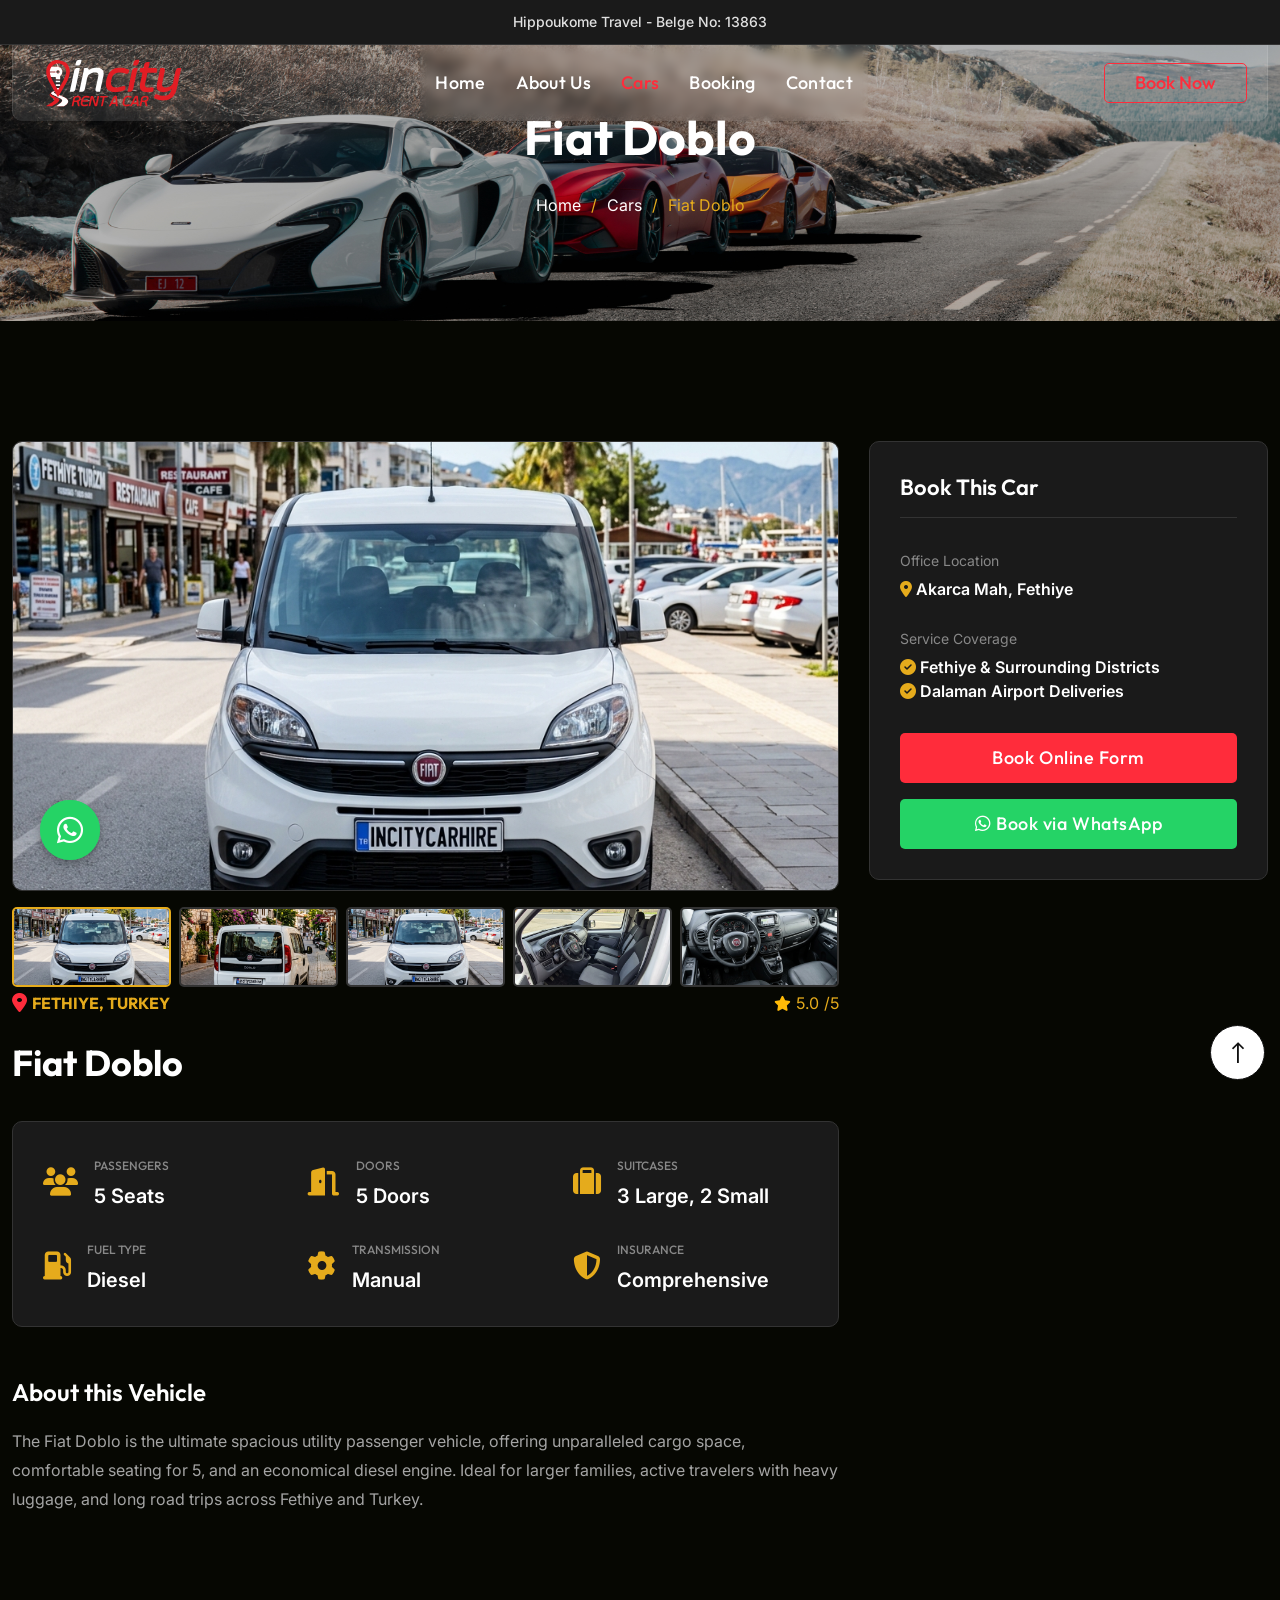
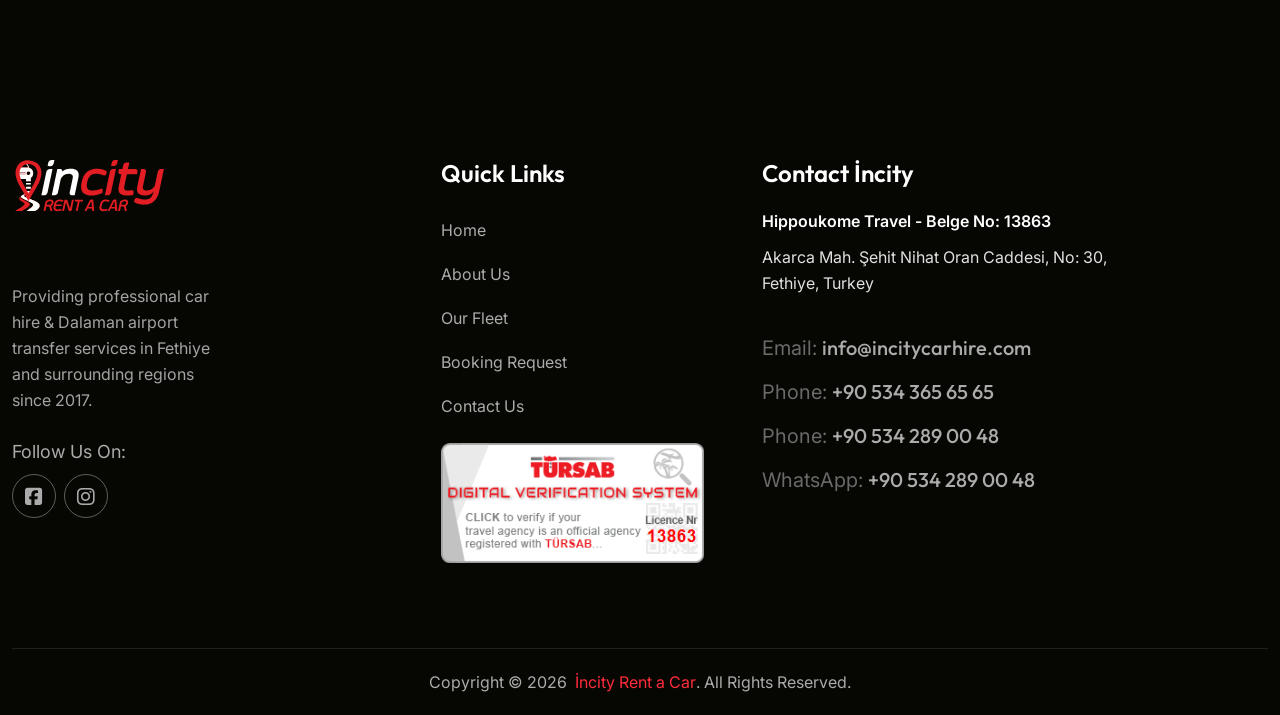
<file: fiat-doblo.html>
<!DOCTYPE html>
<html lang="en">
<head>
    <meta charset="utf-8">
    <meta http-equiv="X-UA-Compatible" content="IE=edge">
    <meta name="viewport" content="width=device-width, initial-scale=1.0, maximum-scale=1.0, user-scalable=0">

    <title>Fiat Doblo Details | İncity Rent a Car Fethiye</title>
    <meta name="description" content="View specifications and details for Fiat Doblo rental car in Fethiye. Book directly online or via WhatsApp.">

    <link href="assets/css/bootstrap.css" rel="stylesheet">    
    <link href="assets/css/fontawesome-all.css" rel="stylesheet">  
    <link href="assets/css/iconfont.css" rel="stylesheet">  
    <link href="assets/css/owl.css" rel="stylesheet">
    <link href="assets/css/global.css" rel="stylesheet">
    <link href="assets/css/jquery.fancybox.min.css" rel="stylesheet">
    <link href="assets/css/elements-css/header.css" rel="stylesheet">
    <link href="assets/css/elements-css/footer.css" rel="stylesheet">
    <link href="assets/css/style.css" rel="stylesheet">
    <link href="assets/css/responsive.css" rel="stylesheet">

    <!-- Fav Icon -->
    <link rel="shortcut icon" href="assets/images/favicon.png" type="image/x-icon">
    <link rel="icon" href="assets/images/favicon.png" type="image/x-icon">

    <!-- Google Fonts -->
    <link href="https://fonts.googleapis.com/css2?family=Inter:wght@300;400;500;600;700;800;900&display=swap" rel="stylesheet">
    <link href="https://fonts.googleapis.com/css2?family=Outfit:wght@100..900&display=swap" rel="stylesheet">
</head>

<body class="boxed_wrapper dark-bg">

<!-- preloader -->
<div class="loader-wrap">
    <div class="preloader">
        <div class="preloader-close">x</div>
        <div id="handle-preloader" class="handle-preloader">
            <div class="animation-preloader">
                <div class="spinner"></div>
                <div class="txt-loading">
                    <span data-text-preloader="I" class="letters-loading">I</span>
                    <span data-text-preloader="N" class="letters-loading">N</span>
                    <span data-text-preloader="C" class="letters-loading">C</span>
                    <span data-text-preloader="I" class="letters-loading">I</span>
                    <span data-text-preloader="T" class="letters-loading">T</span>
                    <span data-text-preloader="Y" class="letters-loading">Y</span>
                </div>
            </div>  
        </div>
    </div>
</div>
<!-- preloader end -->

<!-- Main Header -->
<header class="header dark-header">
        <!-- Top Bar -->
        <div class="top-bar" style="background-color: #1a1a1a; padding: 10px 0; border-bottom: 1px solid #333; text-align: center;">
            <div class="container">
                <p style="margin: 0; color: #e0e0e0; font-size: 14px; font-weight: 500;">
                    Hippoukome Travel - Belge No: 13863
                </p>
            </div>
        </div>
    <div class="main_header">
        <div class="container"> 
            <div class="main_header_inner">
                <div class="main_header_logo">
                    <figure>
                        <a href="index.html">
                            <img src="incity-logo.svg" alt="İncity Rent a Car Logo" style="height: 50px; width: auto;">
                        </a>
                    </figure>
                </div>
                <div class="main_header_menu menu_area">
                    <div class="mobile-nav-toggler">
                        <span class="icon-bar"></span>
                        <span class="icon-bar"></span>
                        <span class="icon-bar"></span>
                        <span class="icon-bar"></span>
                    </div>
                    <nav class="main-menu">
                        <div class="collapse navbar-collapse show" id="navbarSupportedContent">
                            <ul class="navigation">
                                <li><a href="index.html">Home</a></li>
                                <li><a href="about-us.html">About Us</a></li>
                                <li class="active"><a href="car-fleet.html">Cars</a></li>
                                <li><a href="booking.html">Booking</a></li>
                                <li><a href="contact.html">Contact</a></li>
                            </ul>
                        </div>
                    </nav>
                </div>
                <div class="header_right_content">
                    <div class="link-btn">
                        <a href="booking.html" class="btn-style-one">
                            Book Now
                        </a>
                    </div>
                </div>
            </div>
        </div>
    </div>

    <!-- Sticky Header-->
    <div class="sticky_header">
        <!-- Top Bar inside Sticky Header -->
        <div class="top-bar" style="background-color: #1a1a1a; padding: 10px 0; border-bottom: 1px solid #333; text-align: center;">
            <div class="container">
                <p style="margin: 0; color: #e0e0e0; font-size: 14px; font-weight: 500;">
                    Hippoukome Travel - Belge No: 13863
                </p>
            </div>
        </div>
        <div class="container">
            <div class="main_header_inner">
                <div class="main_header_logo">
                    <figure>
                        <a href="index.html">
                            <img src="incity-logo.svg" alt="İncity Rent a Car Logo" style="height: 45px; width: auto;">
                        </a>
                    </figure>
                </div>
                <div class="main_header_menu menu_area">
                    <nav class="main-menu">
                        <!-- Keep This Empty / Menu will come through Javascript -->
                    </nav>
                </div>
                <div class="header_right_content">
                    <div class="link-btn">
                        <a href="booking.html" class="btn-style-one">
                            Book Now
                        </a>
                    </div>
                </div>
            </div>            
        </div> 
    </div>

    <!-- Mobile Menu  -->
    <div class="mobile-menu">
        <div class="menu-backdrop"></div>
        <div class="close-btn">X</div>        
        <nav class="menu-box">
            <div class="nav-logo">
                <a href="index.html">
                    <img src="incity-logo.svg" alt="İncity Rent a Car Logo" style="height: 50px; width: auto;">
                </a>
            </div>
            <div class="menu-outer"><!-- Here Menu Will Come Automatically Via Javascript --></div>
            <div class="contact-info">
                <h4>Contact Info</h4>
                <ul>
                    <li>Akarca Mah. Şehit Nihat Oran Caddesi, No: 30, Fethiye</li>
                    <li><a href="tel:+905343656565">+90 534 365 65 65 (Call)</a></li>
                    <li><a href="tel:+905342890048">+90 534 289 00 48 (Call)</a></li>
                    <li><a href="https://wa.me/905342890048" target="_blank">+90 534 289 00 48 (WhatsApp)</a></li>
                    <li><a href="mailto:info@incitycarhire.com">info@incitycarhire.com</a></li>
                </ul>
            </div>
            <ul class="social-links centred">
                <li><a href="https://facebook.com/incityrentacar" target="_blank"><span class="fab fa-facebook-square"></span></a></li>
                <li><a href="https://instagram.com/incityrentacar" target="_blank"><span class="fab fa-instagram"></span></a></li>
            </ul>
        </nav>
    </div>
</header>

<!-- Page Title Area -->
<section class="page-title-area" style="background-image: url(assets/images/background/dark-vedio-bg.jpg); padding: 100px 0; background-position: center; background-size: cover; position: relative;">
    <div class="container text-center">
        <h1 style="color: #fff; font-size: 48px; font-weight: 700; margin-bottom: 15px;">Fiat Doblo</h1>
        <ul style="display: flex; justify-content: center; gap: 10px; color: #e5ab1c; list-style: none; font-size: 16px; padding: 0;">
            <li><a href="index.html" style="color: #fff;">Home</a></li>
            <li>/</li>
            <li><a href="car-fleet.html" style="color: #fff;">Cars</a></li>
            <li>/</li>
            <li>Fiat Doblo</li>
        </ul>
    </div>
</section>

<!-- Car Details Section -->
<section class="car-details-section pt_120 pb_120">
    <div class="container">
        <div class="row">
            <div class="col-lg-8 col-md-12">
                <div class="car-details-infobox">
                    
                    <div class="car-gallery mb_40">
                        <div class="main-img mb-3" style="border-radius: 10px; overflow: hidden; border: 1px solid #333; height: 450px; cursor: pointer;" onclick="openFancybox()">
                            <img id="mainGalleryImage" src="assets/images/cars/doblo_front.png" alt="Fiat Doblo" style="width: 100%; height: 100%; object-fit: cover;">
                        </div>
                        
                        <!-- Hidden links for Fancybox swiping -->
                        <div style="display:none;">
                            <a id="fb-link-0" href="assets/images/cars/doblo_front.png" data-fancybox="gallery"></a>
                            <a id="fb-link-1" href="assets/images/cars/doblo_back.png" data-fancybox="gallery"></a>
                            <a id="fb-link-2" href="assets/images/cars/doblo_side.png" data-fancybox="gallery"></a>
                            <a id="fb-link-3" href="assets/images/cars/doblo_interior.png" data-fancybox="gallery"></a>
                            <a id="fb-link-4" href="assets/images/cars/doblo_dash.png" data-fancybox="gallery"></a>
                        </div>
                        
                        <div class="d-flex justify-content-between gap-2 mt-2">
                            <div style="flex: 1; border-radius: 5px; overflow: hidden; border: 2px solid #e5ab1c; cursor: pointer; height: 80px; transition: all 0.2s;" onclick="changeMainImg(this, 0, 'assets/images/cars/doblo_front.png')">
                                <img src="assets/images/cars/doblo_front.png" alt="Front" style="width: 100%; height: 100%; object-fit: cover;">
                            </div>
                            <div style="flex: 1; border-radius: 5px; overflow: hidden; border: 2px solid #333; cursor: pointer; height: 80px; transition: all 0.2s;" onclick="changeMainImg(this, 1, 'assets/images/cars/doblo_back.png')">
                                <img src="assets/images/cars/doblo_back.png" alt="Rear" style="width: 100%; height: 100%; object-fit: cover;">
                            </div>
                            <div style="flex: 1; border-radius: 5px; overflow: hidden; border: 2px solid #333; cursor: pointer; height: 80px; transition: all 0.2s;" onclick="changeMainImg(this, 2, 'assets/images/cars/doblo_side.png')">
                                <img src="assets/images/cars/doblo_side.png" alt="Side" style="width: 100%; height: 100%; object-fit: cover;">
                            </div>
                            <div style="flex: 1; border-radius: 5px; overflow: hidden; border: 2px solid #333; cursor: pointer; height: 80px; transition: all 0.2s;" onclick="changeMainImg(this, 3, 'assets/images/cars/doblo_interior.png')">
                                <img src="assets/images/cars/doblo_interior.png" alt="Interior" style="width: 100%; height: 100%; object-fit: cover;">
                            </div>
                            <div style="flex: 1; border-radius: 5px; overflow: hidden; border: 2px solid #333; cursor: pointer; height: 80px; transition: all 0.2s;" onclick="changeMainImg(this, 4, 'assets/images/cars/doblo_dash.png')">
                                <img src="assets/images/cars/doblo_dash.png" alt="Dashboard" style="width: 100%; height: 100%; object-fit: cover;">
                            </div>
                        </div>
                    </div>

                    <script>
                    let activeIndex = 0;
                    function changeMainImg(thumbnail, index, imgSrc) {
                        document.getElementById('mainGalleryImage').src = imgSrc;
                        const thumbs = thumbnail.parentElement.children;
                        for (let t of thumbs) {
                            t.style.borderColor = '#333';
                        }
                        thumbnail.style.borderColor = '#e5ab1c';
                        activeIndex = index;
                    }
                    function openFancybox() {
                        document.getElementById('fb-link-' + activeIndex).click();
                    }
                    </script>
                    
                    <div class="rating-location-box mb-3 d-flex justify-content-between align-items-center">
                        <div class="location" style="color: #e5ab1c; font-size: 16px;"><i class="fas fa-map-marker-alt"></i> Fethiye, Turkey</div>
                        <div class="rating" style="color: #e5ab1c; font-size: 16px;"><i class="fas fa-star"></i> <span>5.0</span>/5</div>
                    </div>

                    <h2 style="color: #fff; font-size: 36px; font-weight: 700; margin-bottom: 30px;">Fiat Doblo</h2>

                    <!-- Specs Details List -->
                    <div class="car-details-feature-list mb_50" style="background-color: #1a1a1a; padding: 30px; border-radius: 10px; border: 1px solid #333;">
                        <div class="row">
                            <div class="col-md-4 col-sm-6 mb-4">
                                <div class="d-flex align-items-center gap-3">
                                    <span style="font-size: 28px; color: #e5ab1c;"><i class="fas fa-users"></i></span>
                                    <div>
                                        <h6 style="margin: 0; font-size: 12px; color: #888; text-transform: uppercase;">Passengers</h6>
                                        <span style="color: #fff; font-weight: 600;">5 Seats</span>
                                    </div>
                                </div>
                            </div>
                            <div class="col-md-4 col-sm-6 mb-4">
                                <div class="d-flex align-items-center gap-3">
                                    <span style="font-size: 28px; color: #e5ab1c;"><i class="fas fa-door-open"></i></span>
                                    <div>
                                        <h6 style="margin: 0; font-size: 12px; color: #888; text-transform: uppercase;">Doors</h6>
                                        <span style="color: #fff; font-weight: 600;">5 Doors</span>
                                    </div>
                                </div>
                            </div>
                            <div class="col-md-4 col-sm-6 mb-4">
                                <div class="d-flex align-items-center gap-3">
                                    <span style="font-size: 28px; color: #e5ab1c;"><i class="fas fa-suitcase"></i></span>
                                    <div>
                                        <h6 style="margin: 0; font-size: 12px; color: #888; text-transform: uppercase;">Suitcases</h6>
                                        <span style="color: #fff; font-weight: 600;">3 Large, 2 Small</span>
                                    </div>
                                </div>
                            </div>
                            <div class="col-md-4 col-sm-6 mb-4 mb-md-0">
                                <div class="d-flex align-items-center gap-3">
                                    <span style="font-size: 28px; color: #e5ab1c;"><i class="fas fa-gas-pump"></i></span>
                                    <div>
                                        <h6 style="margin: 0; font-size: 12px; color: #888; text-transform: uppercase;">Fuel Type</h6>
                                        <span style="color: #fff; font-weight: 600;">Diesel</span>
                                    </div>
                                </div>
                            </div>
                            <div class="col-md-4 col-sm-6 mb-4 mb-md-0">
                                <div class="d-flex align-items-center gap-3">
                                    <span style="font-size: 28px; color: #e5ab1c;"><i class="fas fa-cog"></i></span>
                                    <div>
                                        <h6 style="margin: 0; font-size: 12px; color: #888; text-transform: uppercase;">Transmission</h6>
                                        <span style="color: #fff; font-weight: 600;">Manual</span>
                                    </div>
                                </div>
                            </div>
                            <div class="col-md-4 col-sm-6">
                                <div class="d-flex align-items-center gap-3">
                                    <span style="font-size: 28px; color: #e5ab1c;"><i class="fas fa-shield-alt"></i></span>
                                    <div>
                                        <h6 style="margin: 0; font-size: 12px; color: #888; text-transform: uppercase;">Insurance</h6>
                                        <span style="color: #fff; font-weight: 600;">Comprehensive</span>
                                    </div>
                                </div>
                            </div>
                        </div>
                    </div>

                    <!-- Description Box -->
                    <div class="car-details-about-box mb_50">
                        <h4 style="color: #fff; font-size: 24px; font-weight: 600; margin-bottom: 20px;">About this Vehicle</h4>
                        <p style="color: #a4a4a4; font-size: 16px; line-height: 1.8;">The Fiat Doblo is the ultimate spacious utility passenger vehicle, offering unparalleled cargo space, comfortable seating for 5, and an economical diesel engine. Ideal for larger families, active travelers with heavy luggage, and long road trips across Fethiye and Turkey.</p>
                    </div>

                </div>
            </div>

            <!-- Booking Sidebar -->
            <div class="col-lg-4 col-md-12">
                <div class="booking-sidebar" style="background-color: #1a1a1a; padding: 30px; border-radius: 10px; border: 1px solid #333; position: sticky; top: 100px;">
                    <h4 style="color: #fff; font-size: 22px; font-weight: 600; margin-bottom: 25px; border-bottom: 1px solid #333; padding-bottom: 15px;">Book This Car</h4>
                    
                    <div style="margin-bottom: 20px;">
                        <span style="color: #888; font-size: 14px;">Office Location</span>
                        <p style="color: #fff; margin: 0; font-weight: 600;"><i class="fas fa-map-marker-alt" style="color: #e5ab1c;"></i> Akarca Mah, Fethiye</p>
                    </div>
                    
                    <div style="margin-bottom: 30px;">
                        <span style="color: #888; font-size: 14px;">Service Coverage</span>
                        <p style="color: #fff; margin: 0; font-weight: 600;"><i class="fas fa-check-circle" style="color: #e5ab1c;"></i> Fethiye & Surrounding Districts</p>
                        <p style="color: #fff; margin: 0; font-weight: 600;"><i class="fas fa-check-circle" style="color: #e5ab1c;"></i> Dalaman Airport Deliveries</p>
                    </div>
                    
                    <div class="d-grid gap-3">
                        <a href="booking.html?car=Fiat%20Doblo" class="btn-style-four text-center py-3" style="width: 100%; border-radius: 5px;">Book Online Form</a>
                        
                        <a href="https://wa.me/905342890048?text=%2AINQUIRY%20FOR%20VEHICLE%20%28Fiat%20Doblo%29%2A%0A%0AHello%2C%20I%20am%20interested%20in%20renting%20the%20Fiat%20Doblo%20in%20Fethiye.%20Please%20check%20availability.%20Thank%20you%21" target="_blank" class="btn-style-four text-center py-3" style="width: 100%; background-color: #25d366; border-color: #25d366; color: #fff; border-radius: 5px;">
                            <i class="fab fa-whatsapp"></i> Book via WhatsApp
                        </a>
                    </div>
                </div>
            </div>
        </div>
    </div>
</section>

<!-- Main Footer -->
<footer class="main_footer">
    <div class="container">
        <div class="footer-top-outer">
            <div class="row">
                <div class="col-xl-4 col-lg-4 col-md-6 col-sm-12">
                    <div class="footer_widget footer_about_widget">
                        <figure class="footer_widget_logo">
                            <a href="index.html">
                                <img src="incity-logo.svg" alt="İncity Rent a Car" style="height: 55px; width: auto; margin-bottom: 20px;">
                            </a>
                        </figure>
                        <p style="color: #a4a4a4;">Providing professional car hire & Dalaman airport transfer services in Fethiye and surrounding regions since 2017.</p>
                        <h6 class="mt-4"><strong>Follow Us On:</strong></h6>
                        <ul class="social-links">
                            <li><a href="https://facebook.com/incityrentacar" target="_blank"><i class="fab fa-square-facebook"></i></a></li>
                            <li><a href="https://instagram.com/incityrentacar" target="_blank"><i class="fab fa-instagram"></i></a></li>
                        </ul>
                    </div>
                </div>
                <div class="col-xl-3 col-lg-3 col-md-6 col-sm-12">
                    <div class="footer_widget footer_resources_widget">
                        <h4 class="footer_widget_title">Quick Links</h4>
                        <ul class="resources_page_list">
                            <li><a href="index.html">Home</a></li>
                            <li><a href="about-us.html">About Us</a></li>
                            <li><a href="car-fleet.html">Our Fleet</a></li>
                            <li><a href="booking.html">Booking Request</a></li>
                            <li><a href="contact.html">Contact Us</a></li>
                        </ul>
                            <div style="margin-top: 15px;">
                                <a href="https://www.tursab.org.tr/tr/ddsv" target="_blank" ><img src="assets/images/tursab-dvs-13863.png" alt="TÜRSAB Digital Verification System" style="height: 120px; width: auto;" /></a>
                            </div>
                    </div>
                </div>
                <div class="col-xl-5 col-lg-5 col-md-6 col-sm-12">
                    <div class="footer_widget footer_contact_widget">
                        <h4 class="footer_widget_title">Contact İncity</h4>
                        <p style="color: #fff; font-weight: 600; margin-bottom: 10px;">Hippoukome Travel - Belge No: 13863</p>
                            <p>Akarca Mah. Şehit Nihat Oran Caddesi, No: 30, Fethiye, Turkey</p>
                        <ul class="footer-info-list">
                            <li>Email: <a href="mailto:info@incitycarhire.com">info@incitycarhire.com</a></li>
                            <li>Phone: <a href="tel:+905343656565">+90 534 365 65 65</a></li>
                            <li>Phone: <a href="tel:+905342890048">+90 534 289 00 48</a></li>
                            <li>WhatsApp: <a href="https://wa.me/905342890048" target="_blank">+90 534 289 00 48</a></li>
                        </ul>
                    </div>
                </div>
            </div>
        </div>
        <div class="footer-bottom-outer" style="flex-direction: column; padding: 20px 0px;">
            <div class="copyright">Copyright &copy; 2026 &nbsp;<a href="index.html">İncity Rent a Car</a>. All Rights Reserved.</div>            
        </div>
    </div>
</footer>

<!-- Scroll to Top -->
<button class="scroll-top scroll-to-target" data-target="html">
    <i class="icon-13"></i>
</button>

<!-- Include Js -->
<script src="assets/js/jquery-3.7.1.min.js"></script>
<script src="assets/js/jquery-ui.js"></script>
<script src="assets/js/moment.min.js"></script>
<script src="assets/js/daterangepicker.min.js"></script>
<script src="assets/js/bootstrap.min.js"></script>
<script src="assets/js/popper.min.js"></script>
<script src="assets/js/select2.min.js"></script>
<script src="assets/js/jquery.nice-select.min.js"></script>
<script src="assets/js/jquery.fancybox.js"></script>
<script src="assets/js/appear.js"></script>
<script src="assets/js/wow.js"></script>
<script src="assets/js/owl.js"></script>
<script src="assets/js/validation.js"></script>
<script src="assets/language-switcher/jquery.polyglot.language.switcher.js"></script>
<script src="assets/js/main.js"></script>

<!-- Floating WhatsApp Button -->
<a href="https://wa.me/905342890048" class="whatsapp-float" target="_blank" aria-label="Contact us on WhatsApp">
    <i class="fab fa-whatsapp whatsapp-icon"></i>
</a>

<style>
.whatsapp-float {
    position: fixed;
    width: 60px;
    height: 60px;
    bottom: 40px;
    left: 40px;
    background-color: #25d366;
    color: #FFF;
    border-radius: 50%;
    text-align: center;
    font-size: 30px;
    box-shadow: 0px 4px 10px rgba(0, 0, 0, 0.3);
    z-index: 9999;
    display: flex;
    align-items: center;
    justify-content: center;
    text-decoration: none;
    transition: all 0.3s ease-in-out;
}
.whatsapp-float:hover {
    background-color: #20ba5a;
    color: #FFF;
    transform: scale(1.1);
    box-shadow: 0px 6px 15px rgba(0, 0, 0, 0.4);
}
.whatsapp-icon {
    margin: 0;
}
.whatsapp-float::before {
    content: '';
    position: absolute;
    width: 100%;
    height: 100%;
    border-radius: 50%;
    background-color: #25d366;
    opacity: 0.7;
    z-index: -1;
    animation: whatsapp-pulse 2s infinite;
}
@keyframes whatsapp-pulse {
    0% {
        transform: scale(1);
        opacity: 0.7;
    }
    100% {
        transform: scale(1.4);
        opacity: 0;
    }
}
</style>

</body>
</html>
</file>
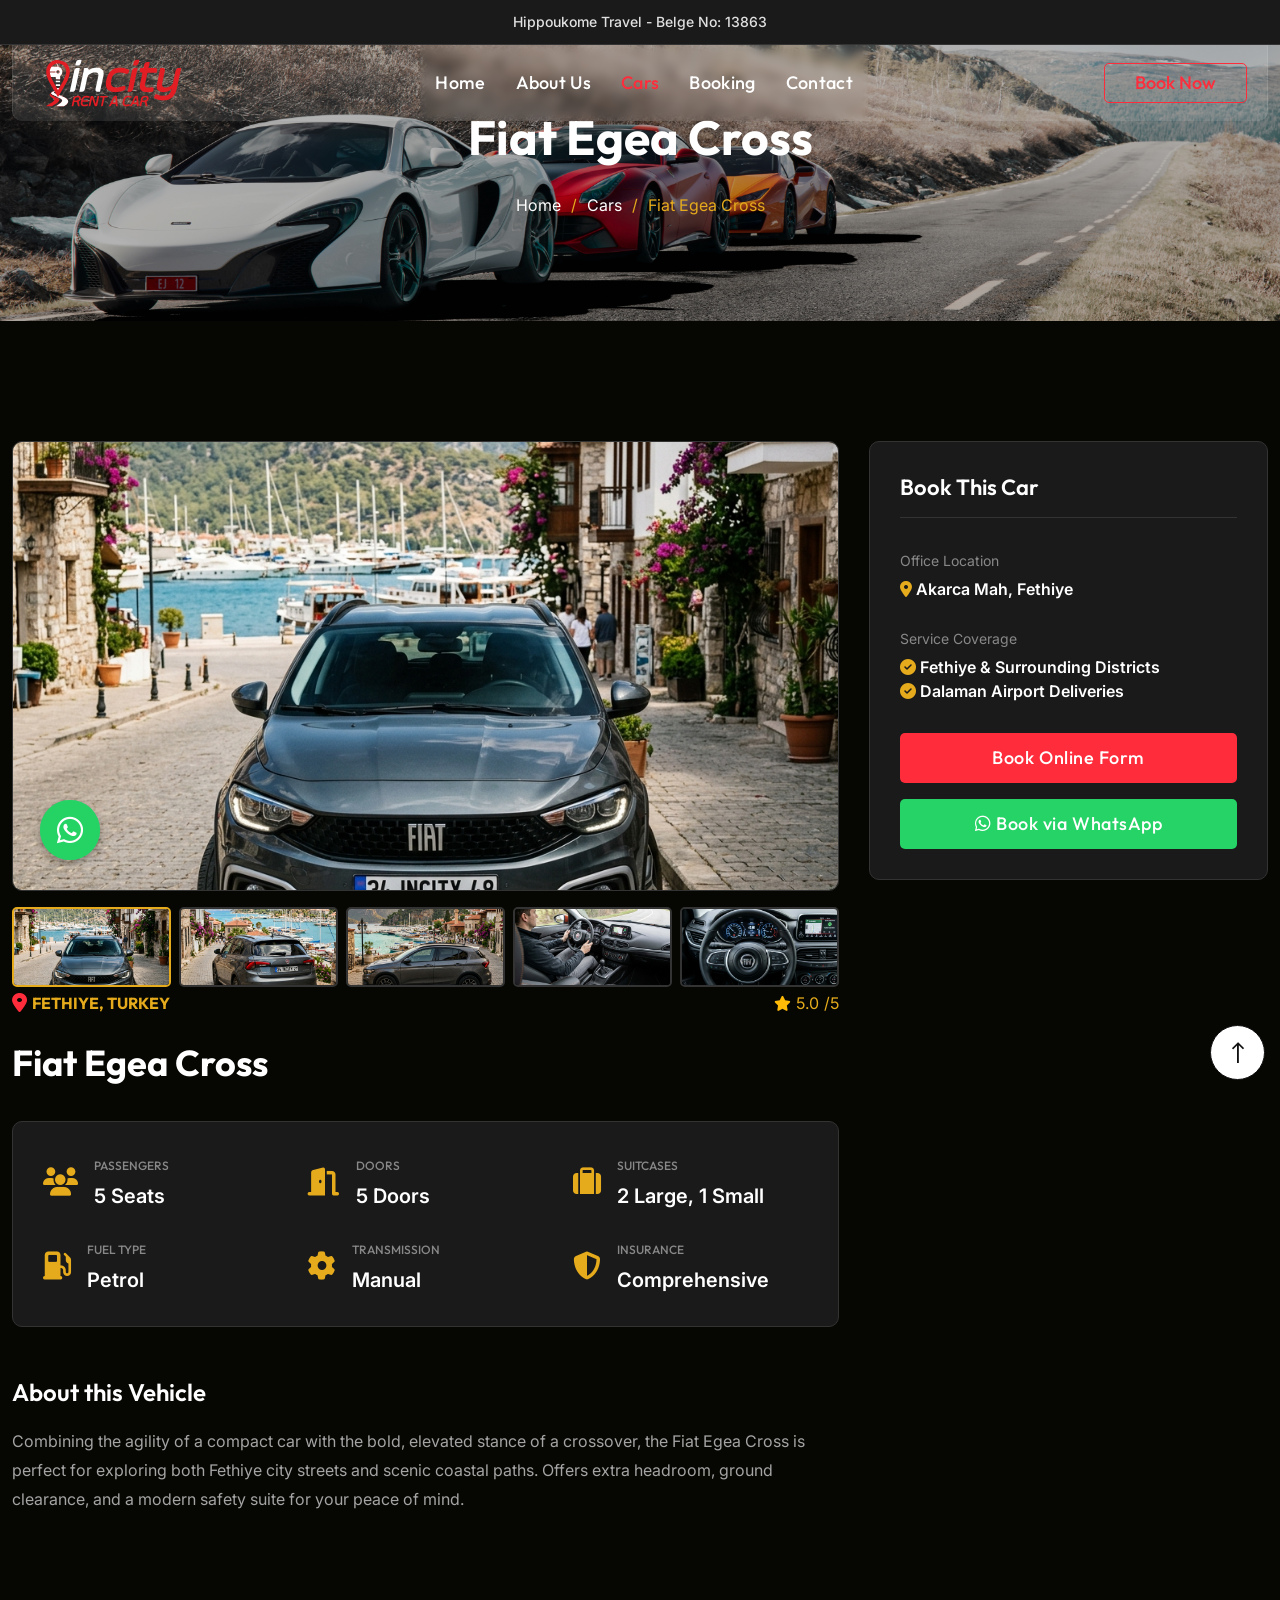
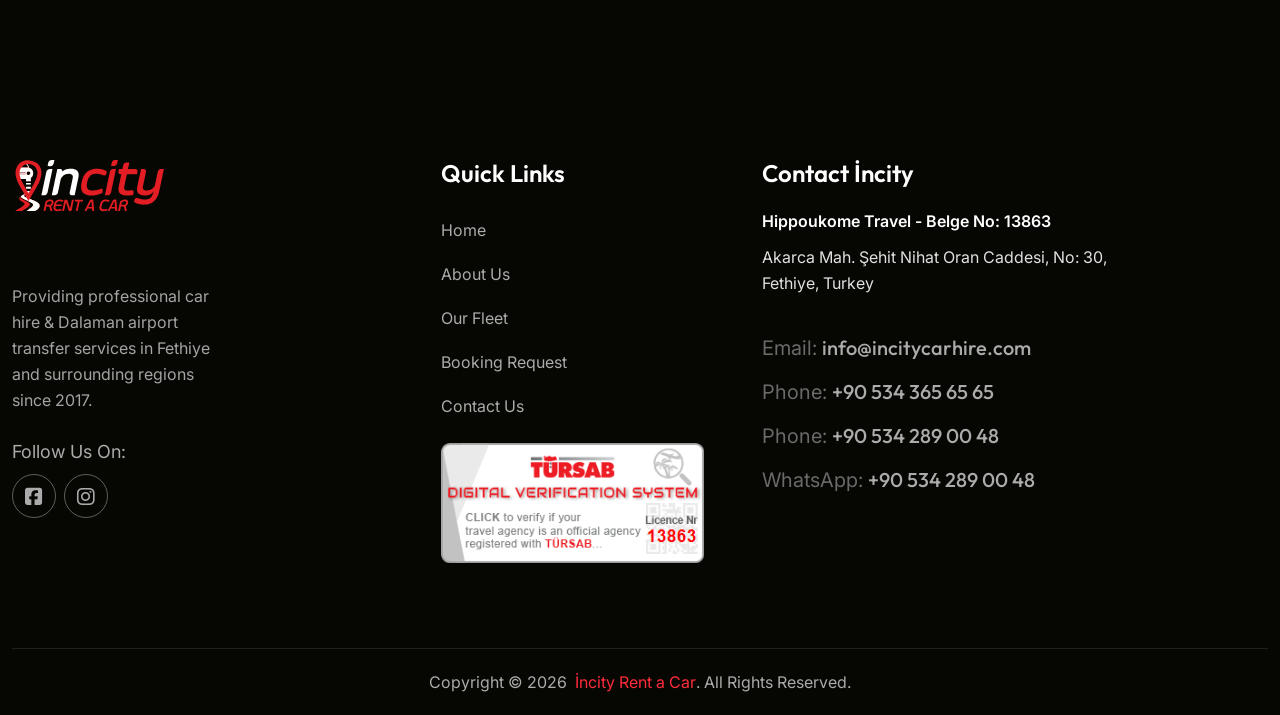
<file: fiat-egea-cross.html>
<!DOCTYPE html>
<html lang="en">
<head>
    <meta charset="utf-8">
    <meta http-equiv="X-UA-Compatible" content="IE=edge">
    <meta name="viewport" content="width=device-width, initial-scale=1.0, maximum-scale=1.0, user-scalable=0">

    <title>Fiat Egea Cross Details | İncity Rent a Car Fethiye</title>
    <meta name="description" content="View specifications and details for Fiat Egea Cross rental car in Fethiye. Book directly online or via WhatsApp.">

    <link href="assets/css/bootstrap.css" rel="stylesheet">    
    <link href="assets/css/fontawesome-all.css" rel="stylesheet">  
    <link href="assets/css/iconfont.css" rel="stylesheet">  
    <link href="assets/css/owl.css" rel="stylesheet">
    <link href="assets/css/global.css" rel="stylesheet">
    <link href="assets/css/jquery.fancybox.min.css" rel="stylesheet">
    <link href="assets/css/elements-css/header.css" rel="stylesheet">
    <link href="assets/css/elements-css/footer.css" rel="stylesheet">
    <link href="assets/css/style.css" rel="stylesheet">
    <link href="assets/css/responsive.css" rel="stylesheet">

    <!-- Fav Icon -->
    <link rel="shortcut icon" href="assets/images/favicon.png" type="image/x-icon">
    <link rel="icon" href="assets/images/favicon.png" type="image/x-icon">

    <!-- Google Fonts -->
    <link href="https://fonts.googleapis.com/css2?family=Inter:wght@300;400;500;600;700;800;900&display=swap" rel="stylesheet">
    <link href="https://fonts.googleapis.com/css2?family=Outfit:wght@100..900&display=swap" rel="stylesheet">
</head>

<body class="boxed_wrapper dark-bg">

<!-- preloader -->
<div class="loader-wrap">
    <div class="preloader">
        <div class="preloader-close">x</div>
        <div id="handle-preloader" class="handle-preloader">
            <div class="animation-preloader">
                <div class="spinner"></div>
                <div class="txt-loading">
                    <span data-text-preloader="I" class="letters-loading">I</span>
                    <span data-text-preloader="N" class="letters-loading">N</span>
                    <span data-text-preloader="C" class="letters-loading">C</span>
                    <span data-text-preloader="I" class="letters-loading">I</span>
                    <span data-text-preloader="T" class="letters-loading">T</span>
                    <span data-text-preloader="Y" class="letters-loading">Y</span>
                </div>
            </div>  
        </div>
    </div>
</div>
<!-- preloader end -->

<!-- Main Header -->
<header class="header dark-header">
        <!-- Top Bar -->
        <div class="top-bar" style="background-color: #1a1a1a; padding: 10px 0; border-bottom: 1px solid #333; text-align: center;">
            <div class="container">
                <p style="margin: 0; color: #e0e0e0; font-size: 14px; font-weight: 500;">
                    Hippoukome Travel - Belge No: 13863
                </p>
            </div>
        </div>
    <div class="main_header">
        <div class="container"> 
            <div class="main_header_inner">
                <div class="main_header_logo">
                    <figure>
                        <a href="index.html">
                            <img src="incity-logo.svg" alt="İncity Rent a Car Logo" style="height: 50px; width: auto;">
                        </a>
                    </figure>
                </div>
                <div class="main_header_menu menu_area">
                    <div class="mobile-nav-toggler">
                        <span class="icon-bar"></span>
                        <span class="icon-bar"></span>
                        <span class="icon-bar"></span>
                        <span class="icon-bar"></span>
                    </div>
                    <nav class="main-menu">
                        <div class="collapse navbar-collapse show" id="navbarSupportedContent">
                            <ul class="navigation">
                                <li><a href="index.html">Home</a></li>
                                <li><a href="about-us.html">About Us</a></li>
                                <li class="active"><a href="car-fleet.html">Cars</a></li>
                                <li><a href="booking.html">Booking</a></li>
                                <li><a href="contact.html">Contact</a></li>
                            </ul>
                        </div>
                    </nav>
                </div>
                <div class="header_right_content">
                    <div class="link-btn">
                        <a href="booking.html" class="btn-style-one">
                            Book Now
                        </a>
                    </div>
                </div>
            </div>
        </div>
    </div>

    <!-- Sticky Header-->
    <div class="sticky_header">
        <!-- Top Bar inside Sticky Header -->
        <div class="top-bar" style="background-color: #1a1a1a; padding: 10px 0; border-bottom: 1px solid #333; text-align: center;">
            <div class="container">
                <p style="margin: 0; color: #e0e0e0; font-size: 14px; font-weight: 500;">
                    Hippoukome Travel - Belge No: 13863
                </p>
            </div>
        </div>
        <div class="container">
            <div class="main_header_inner">
                <div class="main_header_logo">
                    <figure>
                        <a href="index.html">
                            <img src="incity-logo.svg" alt="İncity Rent a Car Logo" style="height: 45px; width: auto;">
                        </a>
                    </figure>
                </div>
                <div class="main_header_menu menu_area">
                    <nav class="main-menu">
                        <!-- Keep This Empty / Menu will come through Javascript -->
                    </nav>
                </div>
                <div class="header_right_content">
                    <div class="link-btn">
                        <a href="booking.html" class="btn-style-one">
                            Book Now
                        </a>
                    </div>
                </div>
            </div>            
        </div> 
    </div>

    <!-- Mobile Menu  -->
    <div class="mobile-menu">
        <div class="menu-backdrop"></div>
        <div class="close-btn">X</div>        
        <nav class="menu-box">
            <div class="nav-logo">
                <a href="index.html">
                    <img src="incity-logo.svg" alt="İncity Rent a Car Logo" style="height: 50px; width: auto;">
                </a>
            </div>
            <div class="menu-outer"><!-- Here Menu Will Come Automatically Via Javascript --></div>
            <div class="contact-info">
                <h4>Contact Info</h4>
                <ul>
                    <li>Akarca Mah. Şehit Nihat Oran Caddesi, No: 30, Fethiye</li>
                    <li><a href="tel:+905343656565">+90 534 365 65 65 (Call)</a></li>
                    <li><a href="tel:+905342890048">+90 534 289 00 48 (Call)</a></li>
                    <li><a href="https://wa.me/905342890048" target="_blank">+90 534 289 00 48 (WhatsApp)</a></li>
                    <li><a href="mailto:info@incitycarhire.com">info@incitycarhire.com</a></li>
                </ul>
            </div>
            <ul class="social-links centred">
                <li><a href="https://facebook.com/incityrentacar" target="_blank"><span class="fab fa-facebook-square"></span></a></li>
                <li><a href="https://instagram.com/incityrentacar" target="_blank"><span class="fab fa-instagram"></span></a></li>
            </ul>
        </nav>
    </div>
</header>

<!-- Page Title Area -->
<section class="page-title-area" style="background-image: url(assets/images/background/dark-vedio-bg.jpg); padding: 100px 0; background-position: center; background-size: cover; position: relative;">
    <div class="container text-center">
        <h1 style="color: #fff; font-size: 48px; font-weight: 700; margin-bottom: 15px;">Fiat Egea Cross</h1>
        <ul style="display: flex; justify-content: center; gap: 10px; color: #e5ab1c; list-style: none; font-size: 16px; padding: 0;">
            <li><a href="index.html" style="color: #fff;">Home</a></li>
            <li>/</li>
            <li><a href="car-fleet.html" style="color: #fff;">Cars</a></li>
            <li>/</li>
            <li>Fiat Egea Cross</li>
        </ul>
    </div>
</section>

<!-- Car Details Section -->
<section class="car-details-section pt_120 pb_120">
    <div class="container">
        <div class="row">
            <div class="col-lg-8 col-md-12">
                <div class="car-details-infobox">
                    
                    <div class="car-gallery mb_40">
                        <div class="main-img mb-3" style="border-radius: 10px; overflow: hidden; border: 1px solid #333; height: 450px; cursor: pointer;" onclick="openFancybox()">
                            <img id="mainGalleryImage" src="assets/images/cars/fiat_cross_front.png" alt="Fiat Egea Cross" style="width: 100%; height: 100%; object-fit: cover;">
                        </div>
                        
                        <!-- Hidden links for Fancybox swiping -->
                        <div style="display:none;">
                            <a id="fb-link-0" href="assets/images/cars/fiat_cross_front.png" data-fancybox="gallery"></a>
                            <a id="fb-link-1" href="assets/images/cars/fiat_cross_back.png" data-fancybox="gallery"></a>
                            <a id="fb-link-2" href="assets/images/cars/fiat_cross_side.png" data-fancybox="gallery"></a>
                            <a id="fb-link-3" href="assets/images/cars/fiat_cross_interior.png" data-fancybox="gallery"></a>
                            <a id="fb-link-4" href="assets/images/cars/fiat_cross_dash.png" data-fancybox="gallery"></a>
                        </div>
                        
                        <div class="d-flex justify-content-between gap-2 mt-2">
                            <div style="flex: 1; border-radius: 5px; overflow: hidden; border: 2px solid #e5ab1c; cursor: pointer; height: 80px; transition: all 0.2s;" onclick="changeMainImg(this, 0, 'assets/images/cars/fiat_cross_front.png')">
                                <img src="assets/images/cars/fiat_cross_front.png" alt="Front" style="width: 100%; height: 100%; object-fit: cover;">
                            </div>
                            <div style="flex: 1; border-radius: 5px; overflow: hidden; border: 2px solid #333; cursor: pointer; height: 80px; transition: all 0.2s;" onclick="changeMainImg(this, 1, 'assets/images/cars/fiat_cross_back.png')">
                                <img src="assets/images/cars/fiat_cross_back.png" alt="Rear" style="width: 100%; height: 100%; object-fit: cover;">
                            </div>
                            <div style="flex: 1; border-radius: 5px; overflow: hidden; border: 2px solid #333; cursor: pointer; height: 80px; transition: all 0.2s;" onclick="changeMainImg(this, 2, 'assets/images/cars/fiat_cross_side.png')">
                                <img src="assets/images/cars/fiat_cross_side.png" alt="Side" style="width: 100%; height: 100%; object-fit: cover;">
                            </div>
                            <div style="flex: 1; border-radius: 5px; overflow: hidden; border: 2px solid #333; cursor: pointer; height: 80px; transition: all 0.2s;" onclick="changeMainImg(this, 3, 'assets/images/cars/fiat_cross_interior.png')">
                                <img src="assets/images/cars/fiat_cross_interior.png" alt="Interior" style="width: 100%; height: 100%; object-fit: cover;">
                            </div>
                            <div style="flex: 1; border-radius: 5px; overflow: hidden; border: 2px solid #333; cursor: pointer; height: 80px; transition: all 0.2s;" onclick="changeMainImg(this, 4, 'assets/images/cars/fiat_cross_dash.png')">
                                <img src="assets/images/cars/fiat_cross_dash.png" alt="Dashboard" style="width: 100%; height: 100%; object-fit: cover;">
                            </div>
                        </div>
                    </div>

                    <script>
                    let activeIndex = 0;
                    function changeMainImg(thumbnail, index, imgSrc) {
                        document.getElementById('mainGalleryImage').src = imgSrc;
                        const thumbs = thumbnail.parentElement.children;
                        for (let t of thumbs) {
                            t.style.borderColor = '#333';
                        }
                        thumbnail.style.borderColor = '#e5ab1c';
                        activeIndex = index;
                    }
                    function openFancybox() {
                        document.getElementById('fb-link-' + activeIndex).click();
                    }
                    </script>
                    
                    <div class="rating-location-box mb-3 d-flex justify-content-between align-items-center">
                        <div class="location" style="color: #e5ab1c; font-size: 16px;"><i class="fas fa-map-marker-alt"></i> Fethiye, Turkey</div>
                        <div class="rating" style="color: #e5ab1c; font-size: 16px;"><i class="fas fa-star"></i> <span>5.0</span>/5</div>
                    </div>

                    <h2 style="color: #fff; font-size: 36px; font-weight: 700; margin-bottom: 30px;">Fiat Egea Cross</h2>

                    <!-- Specs Details List -->
                    <div class="car-details-feature-list mb_50" style="background-color: #1a1a1a; padding: 30px; border-radius: 10px; border: 1px solid #333;">
                        <div class="row">
                            <div class="col-md-4 col-sm-6 mb-4">
                                <div class="d-flex align-items-center gap-3">
                                    <span style="font-size: 28px; color: #e5ab1c;"><i class="fas fa-users"></i></span>
                                    <div>
                                        <h6 style="margin: 0; font-size: 12px; color: #888; text-transform: uppercase;">Passengers</h6>
                                        <span style="color: #fff; font-weight: 600;">5 Seats</span>
                                    </div>
                                </div>
                            </div>
                            <div class="col-md-4 col-sm-6 mb-4">
                                <div class="d-flex align-items-center gap-3">
                                    <span style="font-size: 28px; color: #e5ab1c;"><i class="fas fa-door-open"></i></span>
                                    <div>
                                        <h6 style="margin: 0; font-size: 12px; color: #888; text-transform: uppercase;">Doors</h6>
                                        <span style="color: #fff; font-weight: 600;">5 Doors</span>
                                    </div>
                                </div>
                            </div>
                            <div class="col-md-4 col-sm-6 mb-4">
                                <div class="d-flex align-items-center gap-3">
                                    <span style="font-size: 28px; color: #e5ab1c;"><i class="fas fa-suitcase"></i></span>
                                    <div>
                                        <h6 style="margin: 0; font-size: 12px; color: #888; text-transform: uppercase;">Suitcases</h6>
                                        <span style="color: #fff; font-weight: 600;">2 Large, 1 Small</span>
                                    </div>
                                </div>
                            </div>
                            <div class="col-md-4 col-sm-6 mb-4 mb-md-0">
                                <div class="d-flex align-items-center gap-3">
                                    <span style="font-size: 28px; color: #e5ab1c;"><i class="fas fa-gas-pump"></i></span>
                                    <div>
                                        <h6 style="margin: 0; font-size: 12px; color: #888; text-transform: uppercase;">Fuel Type</h6>
                                        <span style="color: #fff; font-weight: 600;">Petrol</span>
                                    </div>
                                </div>
                            </div>
                            <div class="col-md-4 col-sm-6 mb-4 mb-md-0">
                                <div class="d-flex align-items-center gap-3">
                                    <span style="font-size: 28px; color: #e5ab1c;"><i class="fas fa-cog"></i></span>
                                    <div>
                                        <h6 style="margin: 0; font-size: 12px; color: #888; text-transform: uppercase;">Transmission</h6>
                                        <span style="color: #fff; font-weight: 600;">Manual</span>
                                    </div>
                                </div>
                            </div>
                            <div class="col-md-4 col-sm-6">
                                <div class="d-flex align-items-center gap-3">
                                    <span style="font-size: 28px; color: #e5ab1c;"><i class="fas fa-shield-alt"></i></span>
                                    <div>
                                        <h6 style="margin: 0; font-size: 12px; color: #888; text-transform: uppercase;">Insurance</h6>
                                        <span style="color: #fff; font-weight: 600;">Comprehensive</span>
                                    </div>
                                </div>
                            </div>
                        </div>
                    </div>

                    <!-- Description Box -->
                    <div class="car-details-about-box mb_50">
                        <h4 style="color: #fff; font-size: 24px; font-weight: 600; margin-bottom: 20px;">About this Vehicle</h4>
                        <p style="color: #a4a4a4; font-size: 16px; line-height: 1.8;">Combining the agility of a compact car with the bold, elevated stance of a crossover, the Fiat Egea Cross is perfect for exploring both Fethiye city streets and scenic coastal paths. Offers extra headroom, ground clearance, and a modern safety suite for your peace of mind.</p>
                    </div>

                </div>
            </div>

            <!-- Booking Sidebar -->
            <div class="col-lg-4 col-md-12">
                <div class="booking-sidebar" style="background-color: #1a1a1a; padding: 30px; border-radius: 10px; border: 1px solid #333; position: sticky; top: 100px;">
                    <h4 style="color: #fff; font-size: 22px; font-weight: 600; margin-bottom: 25px; border-bottom: 1px solid #333; padding-bottom: 15px;">Book This Car</h4>
                    
                    <div style="margin-bottom: 20px;">
                        <span style="color: #888; font-size: 14px;">Office Location</span>
                        <p style="color: #fff; margin: 0; font-weight: 600;"><i class="fas fa-map-marker-alt" style="color: #e5ab1c;"></i> Akarca Mah, Fethiye</p>
                    </div>
                    
                    <div style="margin-bottom: 30px;">
                        <span style="color: #888; font-size: 14px;">Service Coverage</span>
                        <p style="color: #fff; margin: 0; font-weight: 600;"><i class="fas fa-check-circle" style="color: #e5ab1c;"></i> Fethiye & Surrounding Districts</p>
                        <p style="color: #fff; margin: 0; font-weight: 600;"><i class="fas fa-check-circle" style="color: #e5ab1c;"></i> Dalaman Airport Deliveries</p>
                    </div>
                    
                    <div class="d-grid gap-3">
                        <a href="booking.html?car=Fiat%20Egea%20Cross" class="btn-style-four text-center py-3" style="width: 100%; border-radius: 5px;">Book Online Form</a>
                        
                        <a href="https://wa.me/905342890048?text=%2AINQUIRY%20FOR%20VEHICLE%20%28Fiat%20Egea%20Cross%29%2A%0A%0AHello%2C%20I%20am%20interested%20in%20renting%20the%20Fiat%20Egea%20Cross%20in%20Fethiye.%20Please%20check%20availability.%20Thank%20you%21" target="_blank" class="btn-style-four text-center py-3" style="width: 100%; background-color: #25d366; border-color: #25d366; color: #fff; border-radius: 5px;">
                            <i class="fab fa-whatsapp"></i> Book via WhatsApp
                        </a>
                    </div>
                </div>
            </div>
        </div>
    </div>
</section>

<!-- Main Footer -->
<footer class="main_footer">
    <div class="container">
        <div class="footer-top-outer">
            <div class="row">
                <div class="col-xl-4 col-lg-4 col-md-6 col-sm-12">
                    <div class="footer_widget footer_about_widget">
                        <figure class="footer_widget_logo">
                            <a href="index.html">
                                <img src="incity-logo.svg" alt="İncity Rent a Car" style="height: 55px; width: auto; margin-bottom: 20px;">
                            </a>
                        </figure>
                        <p style="color: #a4a4a4;">Providing professional car hire & Dalaman airport transfer services in Fethiye and surrounding regions since 2017.</p>
                        <h6 class="mt-4"><strong>Follow Us On:</strong></h6>
                        <ul class="social-links">
                            <li><a href="https://facebook.com/incityrentacar" target="_blank"><i class="fab fa-square-facebook"></i></a></li>
                            <li><a href="https://instagram.com/incityrentacar" target="_blank"><i class="fab fa-instagram"></i></a></li>
                        </ul>
                    </div>
                </div>
                <div class="col-xl-3 col-lg-3 col-md-6 col-sm-12">
                    <div class="footer_widget footer_resources_widget">
                        <h4 class="footer_widget_title">Quick Links</h4>
                        <ul class="resources_page_list">
                            <li><a href="index.html">Home</a></li>
                            <li><a href="about-us.html">About Us</a></li>
                            <li><a href="car-fleet.html">Our Fleet</a></li>
                            <li><a href="booking.html">Booking Request</a></li>
                            <li><a href="contact.html">Contact Us</a></li>
                        </ul>
                            <div style="margin-top: 15px;">
                                <a href="https://www.tursab.org.tr/tr/ddsv" target="_blank" ><img src="assets/images/tursab-dvs-13863.png" alt="TÜRSAB Digital Verification System" style="height: 120px; width: auto;" /></a>
                            </div>
                    </div>
                </div>
                <div class="col-xl-5 col-lg-5 col-md-6 col-sm-12">
                    <div class="footer_widget footer_contact_widget">
                        <h4 class="footer_widget_title">Contact İncity</h4>
                        <p style="color: #fff; font-weight: 600; margin-bottom: 10px;">Hippoukome Travel - Belge No: 13863</p>
                            <p>Akarca Mah. Şehit Nihat Oran Caddesi, No: 30, Fethiye, Turkey</p>
                        <ul class="footer-info-list">
                            <li>Email: <a href="mailto:info@incitycarhire.com">info@incitycarhire.com</a></li>
                            <li>Phone: <a href="tel:+905343656565">+90 534 365 65 65</a></li>
                            <li>Phone: <a href="tel:+905342890048">+90 534 289 00 48</a></li>
                            <li>WhatsApp: <a href="https://wa.me/905342890048" target="_blank">+90 534 289 00 48</a></li>
                        </ul>
                    </div>
                </div>
            </div>
        </div>
        <div class="footer-bottom-outer" style="flex-direction: column; padding: 20px 0px;">
            <div class="copyright">Copyright &copy; 2026 &nbsp;<a href="index.html">İncity Rent a Car</a>. All Rights Reserved.</div>            
        </div>
    </div>
</footer>

<!-- Scroll to Top -->
<button class="scroll-top scroll-to-target" data-target="html">
    <i class="icon-13"></i>
</button>

<!-- Include Js -->
<script src="assets/js/jquery-3.7.1.min.js"></script>
<script src="assets/js/jquery-ui.js"></script>
<script src="assets/js/moment.min.js"></script>
<script src="assets/js/daterangepicker.min.js"></script>
<script src="assets/js/bootstrap.min.js"></script>
<script src="assets/js/popper.min.js"></script>
<script src="assets/js/select2.min.js"></script>
<script src="assets/js/jquery.nice-select.min.js"></script>
<script src="assets/js/jquery.fancybox.js"></script>
<script src="assets/js/appear.js"></script>
<script src="assets/js/wow.js"></script>
<script src="assets/js/owl.js"></script>
<script src="assets/js/validation.js"></script>
<script src="assets/language-switcher/jquery.polyglot.language.switcher.js"></script>
<script src="assets/js/main.js"></script>

<!-- Floating WhatsApp Button -->
<a href="https://wa.me/905342890048" class="whatsapp-float" target="_blank" aria-label="Contact us on WhatsApp">
    <i class="fab fa-whatsapp whatsapp-icon"></i>
</a>

<style>
.whatsapp-float {
    position: fixed;
    width: 60px;
    height: 60px;
    bottom: 40px;
    left: 40px;
    background-color: #25d366;
    color: #FFF;
    border-radius: 50%;
    text-align: center;
    font-size: 30px;
    box-shadow: 0px 4px 10px rgba(0, 0, 0, 0.3);
    z-index: 9999;
    display: flex;
    align-items: center;
    justify-content: center;
    text-decoration: none;
    transition: all 0.3s ease-in-out;
}
.whatsapp-float:hover {
    background-color: #20ba5a;
    color: #FFF;
    transform: scale(1.1);
    box-shadow: 0px 6px 15px rgba(0, 0, 0, 0.4);
}
.whatsapp-icon {
    margin: 0;
}
.whatsapp-float::before {
    content: '';
    position: absolute;
    width: 100%;
    height: 100%;
    border-radius: 50%;
    background-color: #25d366;
    opacity: 0.7;
    z-index: -1;
    animation: whatsapp-pulse 2s infinite;
}
@keyframes whatsapp-pulse {
    0% {
        transform: scale(1);
        opacity: 0.7;
    }
    100% {
        transform: scale(1.4);
        opacity: 0;
    }
}
</style>

</body>
</html>
</file>
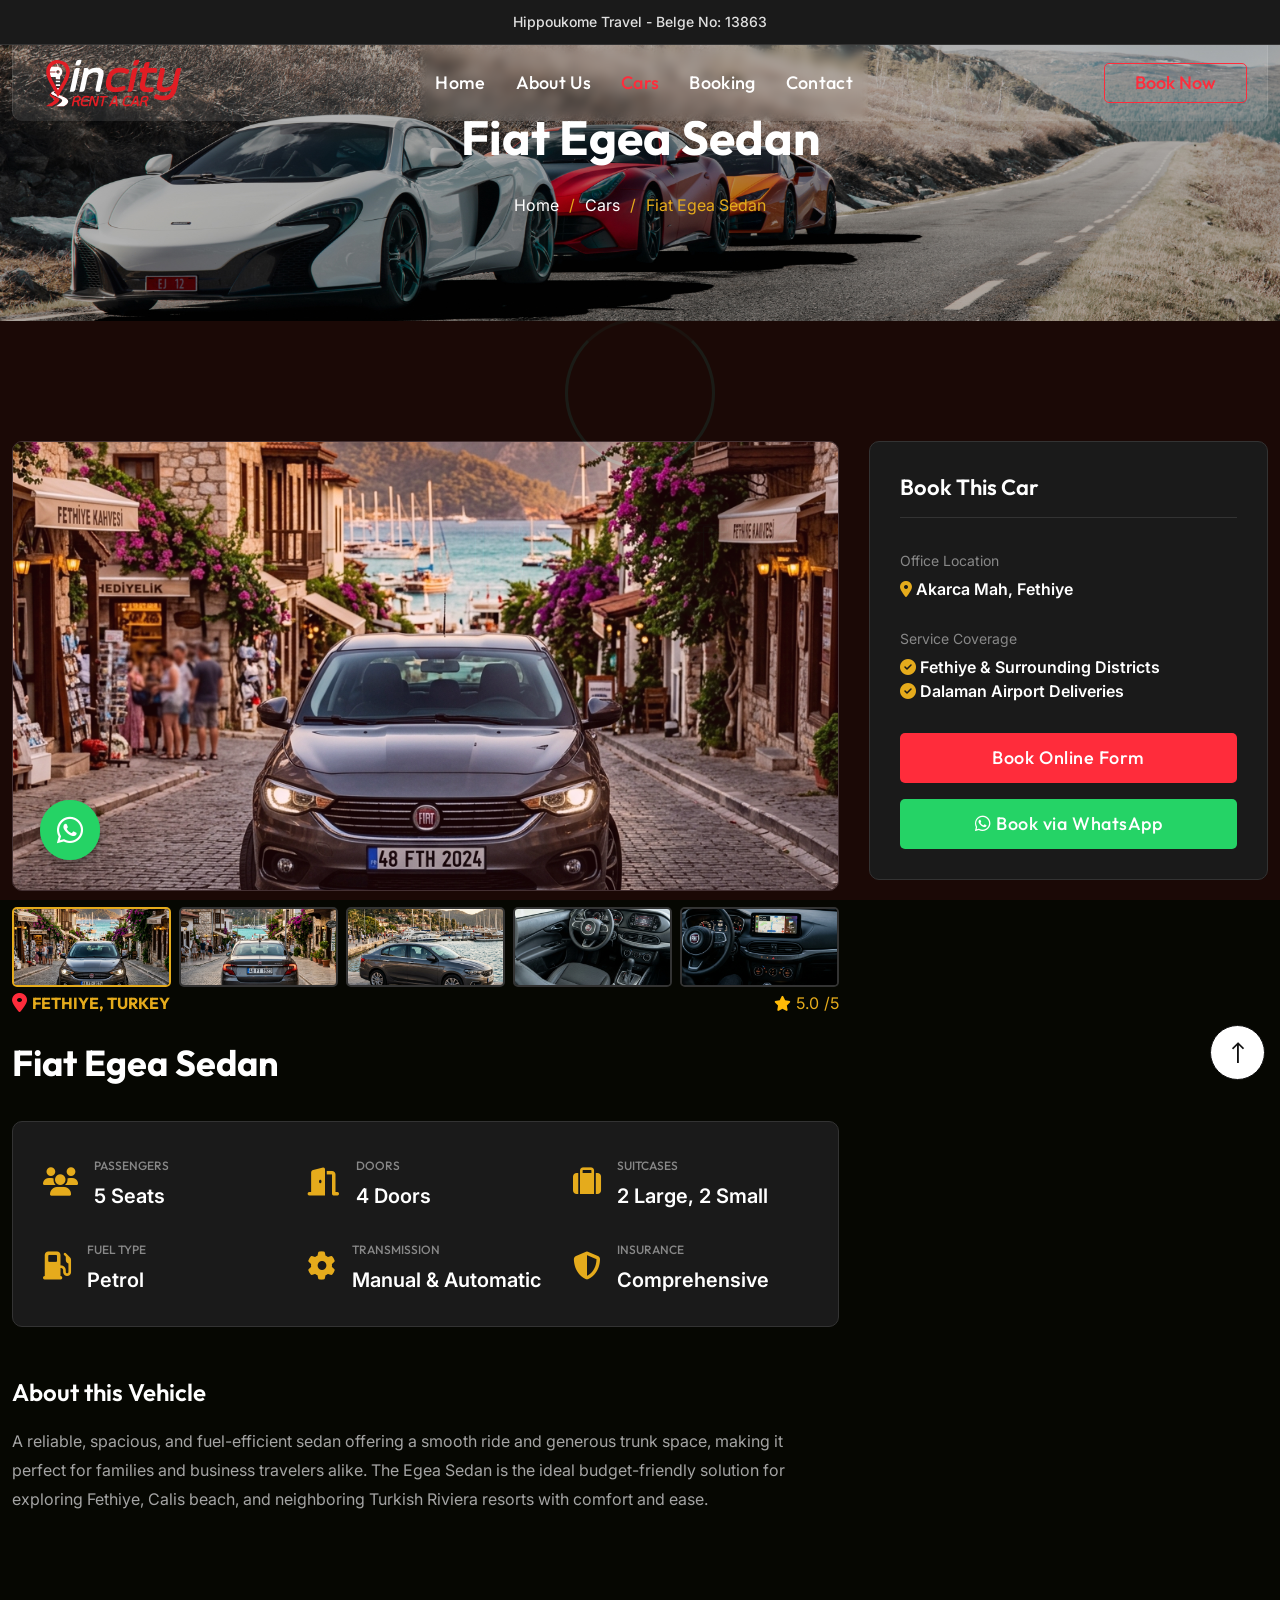
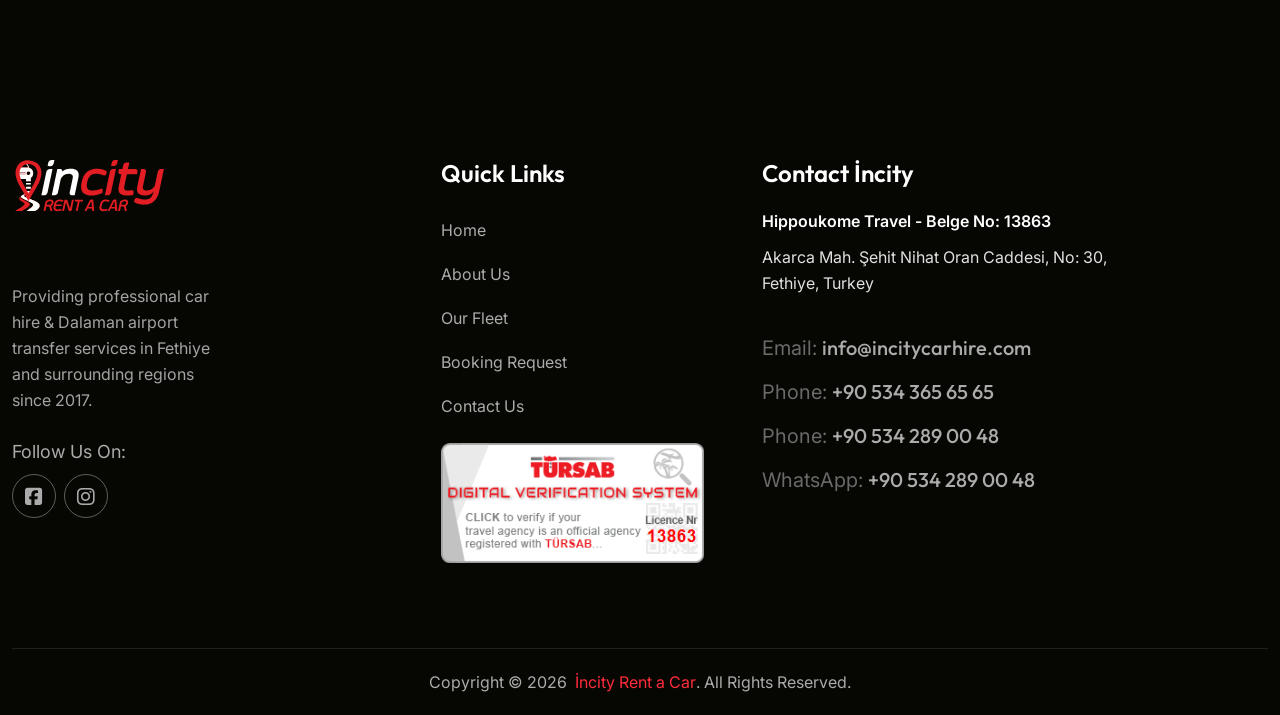
<file: fiat-egea-sedan.html>
<!DOCTYPE html>
<html lang="en">
<head>
    <meta charset="utf-8">
    <meta http-equiv="X-UA-Compatible" content="IE=edge">
    <meta name="viewport" content="width=device-width, initial-scale=1.0, maximum-scale=1.0, user-scalable=0">

    <title>Fiat Egea Sedan Details | İncity Rent a Car Fethiye</title>
    <meta name="description" content="View specifications and details for Fiat Egea Sedan rental car in Fethiye. Book directly online or via WhatsApp.">

    <link href="assets/css/bootstrap.css" rel="stylesheet">    
    <link href="assets/css/fontawesome-all.css" rel="stylesheet">  
    <link href="assets/css/iconfont.css" rel="stylesheet">  
    <link href="assets/css/owl.css" rel="stylesheet">
    <link href="assets/css/global.css" rel="stylesheet">
    <link href="assets/css/jquery.fancybox.min.css" rel="stylesheet">
    <link href="assets/css/elements-css/header.css" rel="stylesheet">
    <link href="assets/css/elements-css/footer.css" rel="stylesheet">
    <link href="assets/css/style.css" rel="stylesheet">
    <link href="assets/css/responsive.css" rel="stylesheet">

    <!-- Fav Icon -->
    <link rel="shortcut icon" href="assets/images/favicon.png" type="image/x-icon">
    <link rel="icon" href="assets/images/favicon.png" type="image/x-icon">

    <!-- Google Fonts -->
    <link href="https://fonts.googleapis.com/css2?family=Inter:wght@300;400;500;600;700;800;900&display=swap" rel="stylesheet">
    <link href="https://fonts.googleapis.com/css2?family=Outfit:wght@100..900&display=swap" rel="stylesheet">
</head>

<body class="boxed_wrapper dark-bg">

<!-- preloader -->
<div class="loader-wrap">
    <div class="preloader">
        <div class="preloader-close">x</div>
        <div id="handle-preloader" class="handle-preloader">
            <div class="animation-preloader">
                <div class="spinner"></div>
                <div class="txt-loading">
                    <span data-text-preloader="I" class="letters-loading">I</span>
                    <span data-text-preloader="N" class="letters-loading">N</span>
                    <span data-text-preloader="C" class="letters-loading">C</span>
                    <span data-text-preloader="I" class="letters-loading">I</span>
                    <span data-text-preloader="T" class="letters-loading">T</span>
                    <span data-text-preloader="Y" class="letters-loading">Y</span>
                </div>
            </div>  
        </div>
    </div>
</div>
<!-- preloader end -->

<!-- Main Header -->
<header class="header dark-header">
        <!-- Top Bar -->
        <div class="top-bar" style="background-color: #1a1a1a; padding: 10px 0; border-bottom: 1px solid #333; text-align: center;">
            <div class="container">
                <p style="margin: 0; color: #e0e0e0; font-size: 14px; font-weight: 500;">
                    Hippoukome Travel - Belge No: 13863
                </p>
            </div>
        </div>
    <div class="main_header">
        <div class="container"> 
            <div class="main_header_inner">
                <div class="main_header_logo">
                    <figure>
                        <a href="index.html">
                            <img src="incity-logo.svg" alt="İncity Rent a Car Logo" style="height: 50px; width: auto;">
                        </a>
                    </figure>
                </div>
                <div class="main_header_menu menu_area">
                    <div class="mobile-nav-toggler">
                        <span class="icon-bar"></span>
                        <span class="icon-bar"></span>
                        <span class="icon-bar"></span>
                        <span class="icon-bar"></span>
                    </div>
                    <nav class="main-menu">
                        <div class="collapse navbar-collapse show" id="navbarSupportedContent">
                            <ul class="navigation">
                                <li><a href="index.html">Home</a></li>
                                <li><a href="about-us.html">About Us</a></li>
                                <li class="active"><a href="car-fleet.html">Cars</a></li>
                                <li><a href="booking.html">Booking</a></li>
                                <li><a href="contact.html">Contact</a></li>
                            </ul>
                        </div>
                    </nav>
                </div>
                <div class="header_right_content">
                    <div class="link-btn">
                        <a href="booking.html" class="btn-style-one">
                            Book Now
                        </a>
                    </div>
                </div>
            </div>
        </div>
    </div>

    <!-- Sticky Header-->
    <div class="sticky_header">
        <!-- Top Bar inside Sticky Header -->
        <div class="top-bar" style="background-color: #1a1a1a; padding: 10px 0; border-bottom: 1px solid #333; text-align: center;">
            <div class="container">
                <p style="margin: 0; color: #e0e0e0; font-size: 14px; font-weight: 500;">
                    Hippoukome Travel - Belge No: 13863
                </p>
            </div>
        </div>
        <div class="container">
            <div class="main_header_inner">
                <div class="main_header_logo">
                    <figure>
                        <a href="index.html">
                            <img src="incity-logo.svg" alt="İncity Rent a Car Logo" style="height: 45px; width: auto;">
                        </a>
                    </figure>
                </div>
                <div class="main_header_menu menu_area">
                    <nav class="main-menu">
                        <!-- Keep This Empty / Menu will come through Javascript -->
                    </nav>
                </div>
                <div class="header_right_content">
                    <div class="link-btn">
                        <a href="booking.html" class="btn-style-one">
                            Book Now
                        </a>
                    </div>
                </div>
            </div>            
        </div> 
    </div>

    <!-- Mobile Menu  -->
    <div class="mobile-menu">
        <div class="menu-backdrop"></div>
        <div class="close-btn">X</div>        
        <nav class="menu-box">
            <div class="nav-logo">
                <a href="index.html">
                    <img src="incity-logo.svg" alt="İncity Rent a Car Logo" style="height: 50px; width: auto;">
                </a>
            </div>
            <div class="menu-outer"><!-- Here Menu Will Come Automatically Via Javascript --></div>
            <div class="contact-info">
                <h4>Contact Info</h4>
                <ul>
                    <li>Akarca Mah. Şehit Nihat Oran Caddesi, No: 30, Fethiye</li>
                    <li><a href="tel:+905343656565">+90 534 365 65 65 (Call)</a></li>
                    <li><a href="tel:+905342890048">+90 534 289 00 48 (Call)</a></li>
                    <li><a href="https://wa.me/905342890048" target="_blank">+90 534 289 00 48 (WhatsApp)</a></li>
                    <li><a href="mailto:info@incitycarhire.com">info@incitycarhire.com</a></li>
                </ul>
            </div>
            <ul class="social-links centred">
                <li><a href="https://facebook.com/incityrentacar" target="_blank"><span class="fab fa-facebook-square"></span></a></li>
                <li><a href="https://instagram.com/incityrentacar" target="_blank"><span class="fab fa-instagram"></span></a></li>
            </ul>
        </nav>
    </div>
</header>

<!-- Page Title Area -->
<section class="page-title-area" style="background-image: url(assets/images/background/dark-vedio-bg.jpg); padding: 100px 0; background-position: center; background-size: cover; position: relative;">
    <div class="container text-center">
        <h1 style="color: #fff; font-size: 48px; font-weight: 700; margin-bottom: 15px;">Fiat Egea Sedan</h1>
        <ul style="display: flex; justify-content: center; gap: 10px; color: #e5ab1c; list-style: none; font-size: 16px; padding: 0;">
            <li><a href="index.html" style="color: #fff;">Home</a></li>
            <li>/</li>
            <li><a href="car-fleet.html" style="color: #fff;">Cars</a></li>
            <li>/</li>
            <li>Fiat Egea Sedan</li>
        </ul>
    </div>
</section>

<!-- Car Details Section -->
<section class="car-details-section pt_120 pb_120">
    <div class="container">
        <div class="row">
            <div class="col-lg-8 col-md-12">
                <div class="car-details-infobox">
                    
                    <div class="car-gallery mb_40">
                        <div class="main-img mb-3" style="border-radius: 10px; overflow: hidden; border: 1px solid #333; height: 450px; cursor: pointer;" onclick="openFancybox()">
                            <img id="mainGalleryImage" src="assets/images/cars/fiat_egea_front.png" alt="Fiat Egea Sedan" style="width: 100%; height: 100%; object-fit: cover;">
                        </div>
                        
                        <!-- Hidden links for Fancybox swiping -->
                        <div style="display:none;">
                            <a id="fb-link-0" href="assets/images/cars/fiat_egea_front.png" data-fancybox="gallery"></a>
                            <a id="fb-link-1" href="assets/images/cars/fiat_egea_back.png" data-fancybox="gallery"></a>
                            <a id="fb-link-2" href="assets/images/cars/fiat_egea_side.png" data-fancybox="gallery"></a>
                            <a id="fb-link-3" href="assets/images/cars/fiat_egea_interior.png" data-fancybox="gallery"></a>
                            <a id="fb-link-4" href="assets/images/cars/fiat_egea_dash.png" data-fancybox="gallery"></a>
                        </div>
                        
                        <div class="d-flex justify-content-between gap-2 mt-2">
                            <div style="flex: 1; border-radius: 5px; overflow: hidden; border: 2px solid #e5ab1c; cursor: pointer; height: 80px; transition: all 0.2s;" onclick="changeMainImg(this, 0, 'assets/images/cars/fiat_egea_front.png')">
                                <img src="assets/images/cars/fiat_egea_front.png" alt="Front" style="width: 100%; height: 100%; object-fit: cover;">
                            </div>
                            <div style="flex: 1; border-radius: 5px; overflow: hidden; border: 2px solid #333; cursor: pointer; height: 80px; transition: all 0.2s;" onclick="changeMainImg(this, 1, 'assets/images/cars/fiat_egea_back.png')">
                                <img src="assets/images/cars/fiat_egea_back.png" alt="Rear" style="width: 100%; height: 100%; object-fit: cover;">
                            </div>
                            <div style="flex: 1; border-radius: 5px; overflow: hidden; border: 2px solid #333; cursor: pointer; height: 80px; transition: all 0.2s;" onclick="changeMainImg(this, 2, 'assets/images/cars/fiat_egea_side.png')">
                                <img src="assets/images/cars/fiat_egea_side.png" alt="Side" style="width: 100%; height: 100%; object-fit: cover;">
                            </div>
                            <div style="flex: 1; border-radius: 5px; overflow: hidden; border: 2px solid #333; cursor: pointer; height: 80px; transition: all 0.2s;" onclick="changeMainImg(this, 3, 'assets/images/cars/fiat_egea_interior.png')">
                                <img src="assets/images/cars/fiat_egea_interior.png" alt="Interior" style="width: 100%; height: 100%; object-fit: cover;">
                            </div>
                            <div style="flex: 1; border-radius: 5px; overflow: hidden; border: 2px solid #333; cursor: pointer; height: 80px; transition: all 0.2s;" onclick="changeMainImg(this, 4, 'assets/images/cars/fiat_egea_dash.png')">
                                <img src="assets/images/cars/fiat_egea_dash.png" alt="Dashboard" style="width: 100%; height: 100%; object-fit: cover;">
                            </div>
                        </div>
                    </div>

                    <script>
                    let activeIndex = 0;
                    function changeMainImg(thumbnail, index, imgSrc) {
                        document.getElementById('mainGalleryImage').src = imgSrc;
                        const thumbs = thumbnail.parentElement.children;
                        for (let t of thumbs) {
                            t.style.borderColor = '#333';
                        }
                        thumbnail.style.borderColor = '#e5ab1c';
                        activeIndex = index;
                    }
                    function openFancybox() {
                        document.getElementById('fb-link-' + activeIndex).click();
                    }
                    </script>
                    
                    <div class="rating-location-box mb-3 d-flex justify-content-between align-items-center">
                        <div class="location" style="color: #e5ab1c; font-size: 16px;"><i class="fas fa-map-marker-alt"></i> Fethiye, Turkey</div>
                        <div class="rating" style="color: #e5ab1c; font-size: 16px;"><i class="fas fa-star"></i> <span>5.0</span>/5</div>
                    </div>

                    <h2 style="color: #fff; font-size: 36px; font-weight: 700; margin-bottom: 30px;">Fiat Egea Sedan</h2>

                    <!-- Specs Details List -->
                    <div class="car-details-feature-list mb_50" style="background-color: #1a1a1a; padding: 30px; border-radius: 10px; border: 1px solid #333;">
                        <div class="row">
                            <div class="col-md-4 col-sm-6 mb-4">
                                <div class="d-flex align-items-center gap-3">
                                    <span style="font-size: 28px; color: #e5ab1c;"><i class="fas fa-users"></i></span>
                                    <div>
                                        <h6 style="margin: 0; font-size: 12px; color: #888; text-transform: uppercase;">Passengers</h6>
                                        <span style="color: #fff; font-weight: 600;">5 Seats</span>
                                    </div>
                                </div>
                            </div>
                            <div class="col-md-4 col-sm-6 mb-4">
                                <div class="d-flex align-items-center gap-3">
                                    <span style="font-size: 28px; color: #e5ab1c;"><i class="fas fa-door-open"></i></span>
                                    <div>
                                        <h6 style="margin: 0; font-size: 12px; color: #888; text-transform: uppercase;">Doors</h6>
                                        <span style="color: #fff; font-weight: 600;">4 Doors</span>
                                    </div>
                                </div>
                            </div>
                            <div class="col-md-4 col-sm-6 mb-4">
                                <div class="d-flex align-items-center gap-3">
                                    <span style="font-size: 28px; color: #e5ab1c;"><i class="fas fa-suitcase"></i></span>
                                    <div>
                                        <h6 style="margin: 0; font-size: 12px; color: #888; text-transform: uppercase;">Suitcases</h6>
                                        <span style="color: #fff; font-weight: 600;">2 Large, 2 Small</span>
                                    </div>
                                </div>
                            </div>
                            <div class="col-md-4 col-sm-6 mb-4 mb-md-0">
                                <div class="d-flex align-items-center gap-3">
                                    <span style="font-size: 28px; color: #e5ab1c;"><i class="fas fa-gas-pump"></i></span>
                                    <div>
                                        <h6 style="margin: 0; font-size: 12px; color: #888; text-transform: uppercase;">Fuel Type</h6>
                                        <span style="color: #fff; font-weight: 600;">Petrol</span>
                                    </div>
                                </div>
                            </div>
                            <div class="col-md-4 col-sm-6 mb-4 mb-md-0">
                                <div class="d-flex align-items-center gap-3">
                                    <span style="font-size: 28px; color: #e5ab1c;"><i class="fas fa-cog"></i></span>
                                    <div>
                                        <h6 style="margin: 0; font-size: 12px; color: #888; text-transform: uppercase;">Transmission</h6>
                                        <span style="color: #fff; font-weight: 600;">Manual & Automatic</span>
                                    </div>
                                </div>
                            </div>
                            <div class="col-md-4 col-sm-6">
                                <div class="d-flex align-items-center gap-3">
                                    <span style="font-size: 28px; color: #e5ab1c;"><i class="fas fa-shield-alt"></i></span>
                                    <div>
                                        <h6 style="margin: 0; font-size: 12px; color: #888; text-transform: uppercase;">Insurance</h6>
                                        <span style="color: #fff; font-weight: 600;">Comprehensive</span>
                                    </div>
                                </div>
                            </div>
                        </div>
                    </div>

                    <!-- Description Box -->
                    <div class="car-details-about-box mb_50">
                        <h4 style="color: #fff; font-size: 24px; font-weight: 600; margin-bottom: 20px;">About this Vehicle</h4>
                        <p style="color: #a4a4a4; font-size: 16px; line-height: 1.8;">A reliable, spacious, and fuel-efficient sedan offering a smooth ride and generous trunk space, making it perfect for families and business travelers alike. The Egea Sedan is the ideal budget-friendly solution for exploring Fethiye, Calis beach, and neighboring Turkish Riviera resorts with comfort and ease.</p>
                    </div>

                </div>
            </div>

            <!-- Booking Sidebar -->
            <div class="col-lg-4 col-md-12">
                <div class="booking-sidebar" style="background-color: #1a1a1a; padding: 30px; border-radius: 10px; border: 1px solid #333; position: sticky; top: 100px;">
                    <h4 style="color: #fff; font-size: 22px; font-weight: 600; margin-bottom: 25px; border-bottom: 1px solid #333; padding-bottom: 15px;">Book This Car</h4>
                    
                    <div style="margin-bottom: 20px;">
                        <span style="color: #888; font-size: 14px;">Office Location</span>
                        <p style="color: #fff; margin: 0; font-weight: 600;"><i class="fas fa-map-marker-alt" style="color: #e5ab1c;"></i> Akarca Mah, Fethiye</p>
                    </div>
                    
                    <div style="margin-bottom: 30px;">
                        <span style="color: #888; font-size: 14px;">Service Coverage</span>
                        <p style="color: #fff; margin: 0; font-weight: 600;"><i class="fas fa-check-circle" style="color: #e5ab1c;"></i> Fethiye & Surrounding Districts</p>
                        <p style="color: #fff; margin: 0; font-weight: 600;"><i class="fas fa-check-circle" style="color: #e5ab1c;"></i> Dalaman Airport Deliveries</p>
                    </div>
                    
                    <div class="d-grid gap-3">
                        <a href="booking.html?car=Fiat%20Egea%20Sedan" class="btn-style-four text-center py-3" style="width: 100%; border-radius: 5px;">Book Online Form</a>
                        
                        <a href="https://wa.me/905342890048?text=%2AINQUIRY%20FOR%20VEHICLE%20%28Fiat%20Egea%20Sedan%29%2A%0A%0AHello%2C%20I%20am%20interested%20in%20renting%20the%20Fiat%20Egea%20Sedan%20in%20Fethiye.%20Please%20check%20availability.%20Thank%20you%21" target="_blank" class="btn-style-four text-center py-3" style="width: 100%; background-color: #25d366; border-color: #25d366; color: #fff; border-radius: 5px;">
                            <i class="fab fa-whatsapp"></i> Book via WhatsApp
                        </a>
                    </div>
                </div>
            </div>
        </div>
    </div>
</section>

<!-- Main Footer -->
<footer class="main_footer">
    <div class="container">
        <div class="footer-top-outer">
            <div class="row">
                <div class="col-xl-4 col-lg-4 col-md-6 col-sm-12">
                    <div class="footer_widget footer_about_widget">
                        <figure class="footer_widget_logo">
                            <a href="index.html">
                                <img src="incity-logo.svg" alt="İncity Rent a Car" style="height: 55px; width: auto; margin-bottom: 20px;">
                            </a>
                        </figure>
                        <p style="color: #a4a4a4;">Providing professional car hire & Dalaman airport transfer services in Fethiye and surrounding regions since 2017.</p>
                        <h6 class="mt-4"><strong>Follow Us On:</strong></h6>
                        <ul class="social-links">
                            <li><a href="https://facebook.com/incityrentacar" target="_blank"><i class="fab fa-square-facebook"></i></a></li>
                            <li><a href="https://instagram.com/incityrentacar" target="_blank"><i class="fab fa-instagram"></i></a></li>
                        </ul>
                    </div>
                </div>
                <div class="col-xl-3 col-lg-3 col-md-6 col-sm-12">
                    <div class="footer_widget footer_resources_widget">
                        <h4 class="footer_widget_title">Quick Links</h4>
                        <ul class="resources_page_list">
                            <li><a href="index.html">Home</a></li>
                            <li><a href="about-us.html">About Us</a></li>
                            <li><a href="car-fleet.html">Our Fleet</a></li>
                            <li><a href="booking.html">Booking Request</a></li>
                            <li><a href="contact.html">Contact Us</a></li>
                        </ul>
                            <div style="margin-top: 15px;">
                                <a href="https://www.tursab.org.tr/tr/ddsv" target="_blank" ><img src="assets/images/tursab-dvs-13863.png" alt="TÜRSAB Digital Verification System" style="height: 120px; width: auto;" /></a>
                            </div>
                    </div>
                </div>
                <div class="col-xl-5 col-lg-5 col-md-6 col-sm-12">
                    <div class="footer_widget footer_contact_widget">
                        <h4 class="footer_widget_title">Contact İncity</h4>
                        <p style="color: #fff; font-weight: 600; margin-bottom: 10px;">Hippoukome Travel - Belge No: 13863</p>
                            <p>Akarca Mah. Şehit Nihat Oran Caddesi, No: 30, Fethiye, Turkey</p>
                        <ul class="footer-info-list">
                            <li>Email: <a href="mailto:info@incitycarhire.com">info@incitycarhire.com</a></li>
                            <li>Phone: <a href="tel:+905343656565">+90 534 365 65 65</a></li>
                            <li>Phone: <a href="tel:+905342890048">+90 534 289 00 48</a></li>
                            <li>WhatsApp: <a href="https://wa.me/905342890048" target="_blank">+90 534 289 00 48</a></li>
                        </ul>
                    </div>
                </div>
            </div>
        </div>
        <div class="footer-bottom-outer" style="flex-direction: column; padding: 20px 0px;">
            <div class="copyright">Copyright &copy; 2026 &nbsp;<a href="index.html">İncity Rent a Car</a>. All Rights Reserved.</div>            
        </div>
    </div>
</footer>

<!-- Scroll to Top -->
<button class="scroll-top scroll-to-target" data-target="html">
    <i class="icon-13"></i>
</button>

<!-- Include Js -->
<script src="assets/js/jquery-3.7.1.min.js"></script>
<script src="assets/js/jquery-ui.js"></script>
<script src="assets/js/moment.min.js"></script>
<script src="assets/js/daterangepicker.min.js"></script>
<script src="assets/js/bootstrap.min.js"></script>
<script src="assets/js/popper.min.js"></script>
<script src="assets/js/select2.min.js"></script>
<script src="assets/js/jquery.nice-select.min.js"></script>
<script src="assets/js/jquery.fancybox.js"></script>
<script src="assets/js/appear.js"></script>
<script src="assets/js/wow.js"></script>
<script src="assets/js/owl.js"></script>
<script src="assets/js/validation.js"></script>
<script src="assets/language-switcher/jquery.polyglot.language.switcher.js"></script>
<script src="assets/js/main.js"></script>

<!-- Floating WhatsApp Button -->
<a href="https://wa.me/905342890048" class="whatsapp-float" target="_blank" aria-label="Contact us on WhatsApp">
    <i class="fab fa-whatsapp whatsapp-icon"></i>
</a>

<style>
.whatsapp-float {
    position: fixed;
    width: 60px;
    height: 60px;
    bottom: 40px;
    left: 40px;
    background-color: #25d366;
    color: #FFF;
    border-radius: 50%;
    text-align: center;
    font-size: 30px;
    box-shadow: 0px 4px 10px rgba(0, 0, 0, 0.3);
    z-index: 9999;
    display: flex;
    align-items: center;
    justify-content: center;
    text-decoration: none;
    transition: all 0.3s ease-in-out;
}
.whatsapp-float:hover {
    background-color: #20ba5a;
    color: #FFF;
    transform: scale(1.1);
    box-shadow: 0px 6px 15px rgba(0, 0, 0, 0.4);
}
.whatsapp-icon {
    margin: 0;
}
.whatsapp-float::before {
    content: '';
    position: absolute;
    width: 100%;
    height: 100%;
    border-radius: 50%;
    background-color: #25d366;
    opacity: 0.7;
    z-index: -1;
    animation: whatsapp-pulse 2s infinite;
}
@keyframes whatsapp-pulse {
    0% {
        transform: scale(1);
        opacity: 0.7;
    }
    100% {
        transform: scale(1.4);
        opacity: 0;
    }
}
</style>

</body>
</html>
</file>
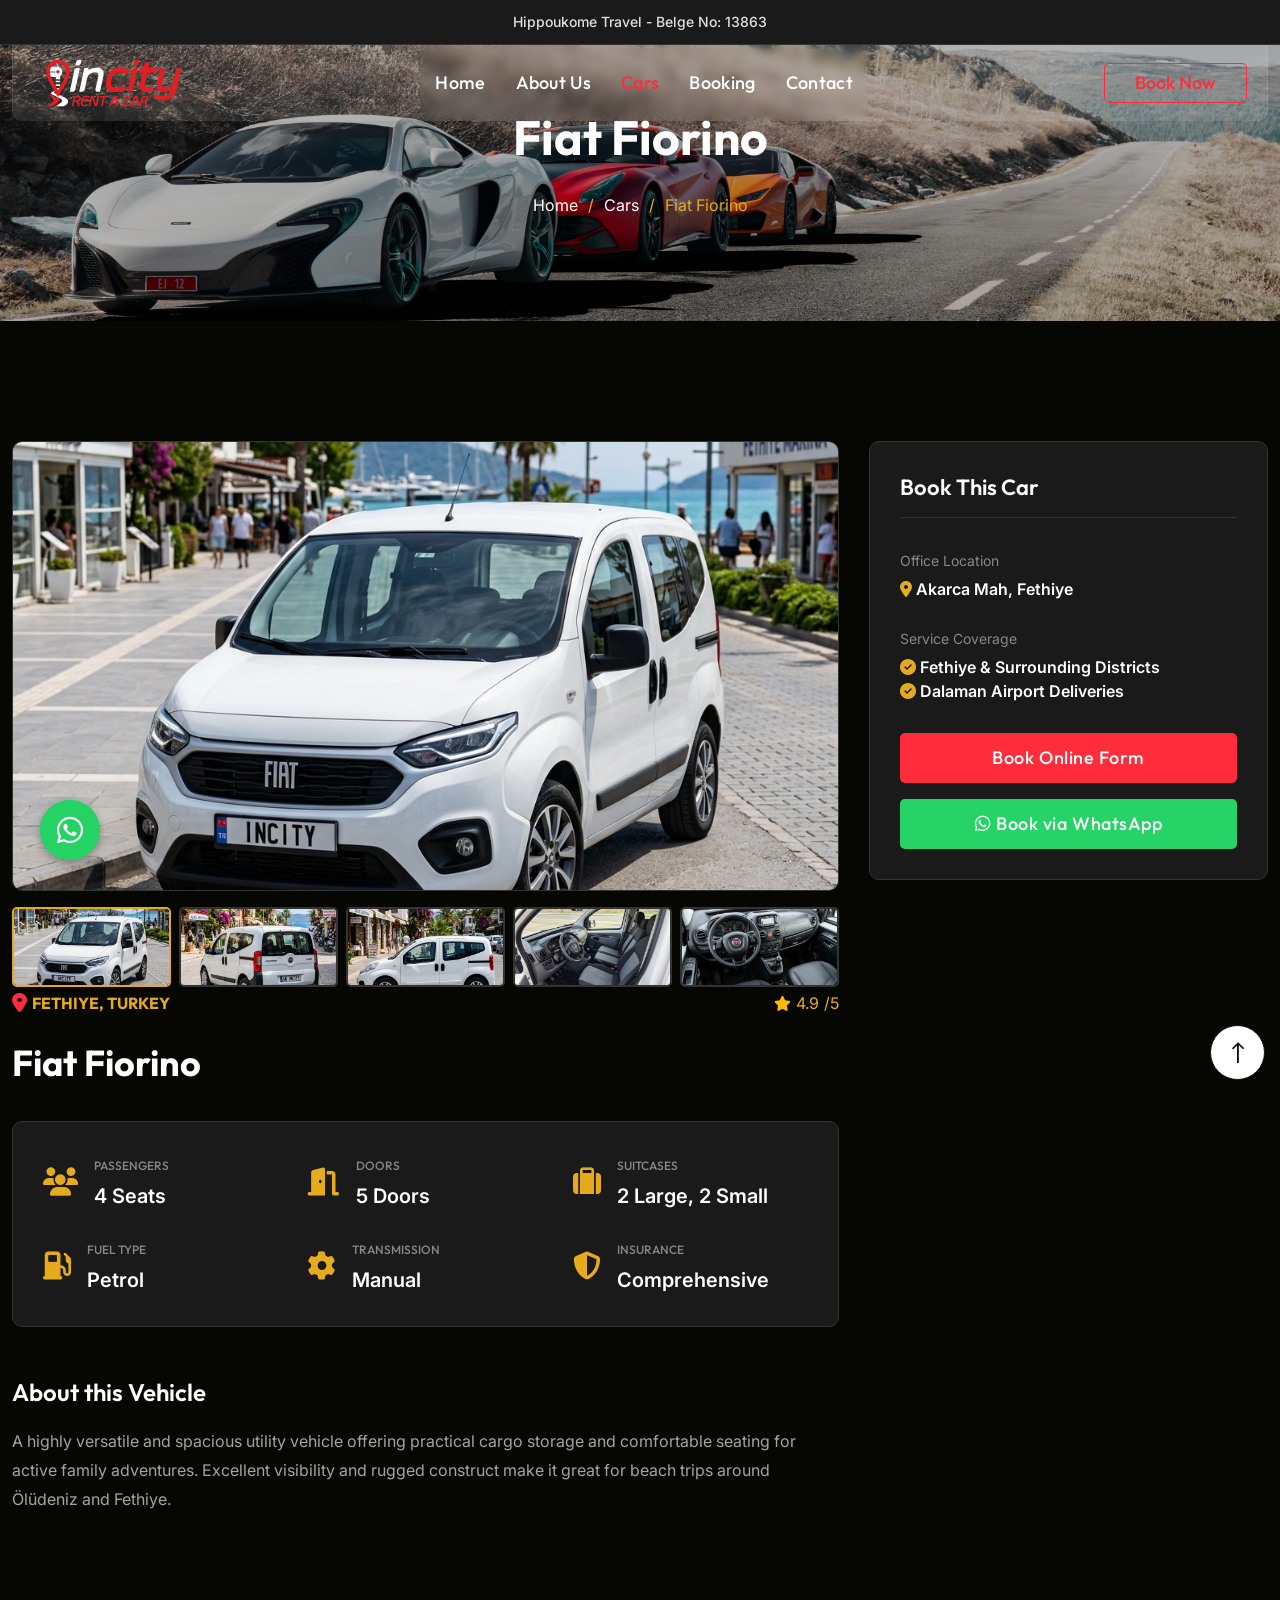
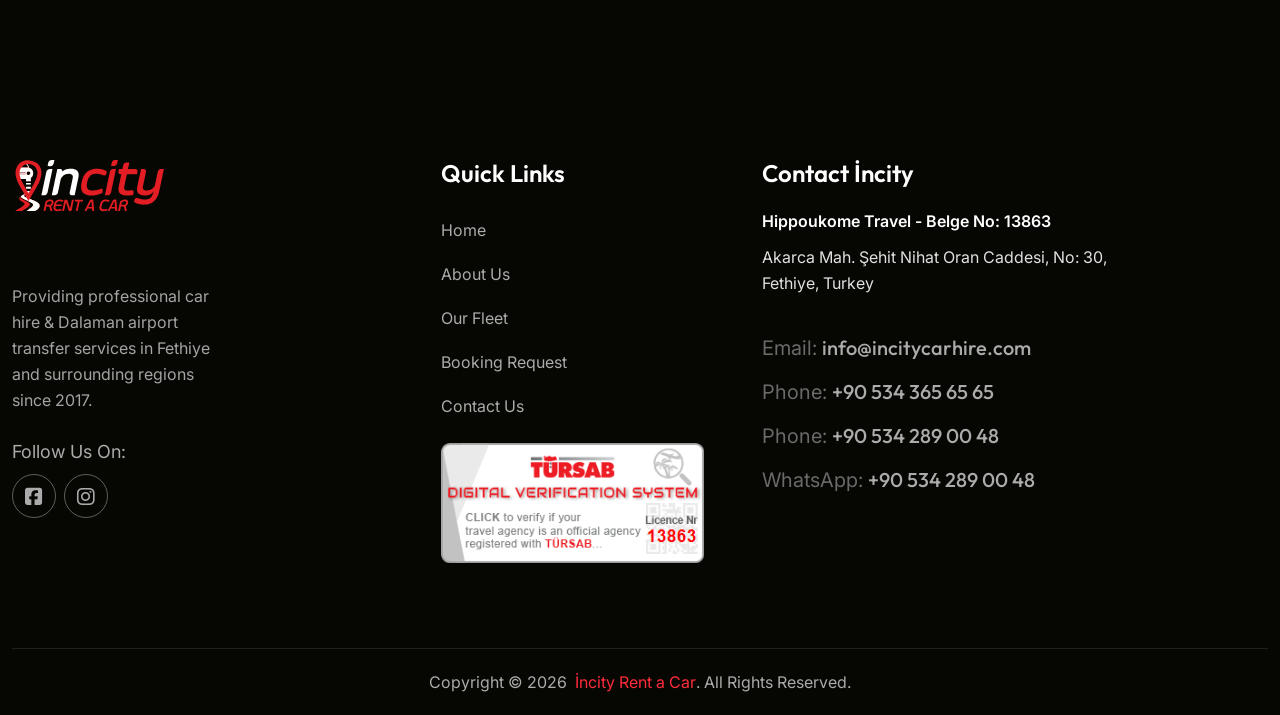
<file: fiat-fiorino.html>
<!DOCTYPE html>
<html lang="en">
<head>
    <meta charset="utf-8">
    <meta http-equiv="X-UA-Compatible" content="IE=edge">
    <meta name="viewport" content="width=device-width, initial-scale=1.0, maximum-scale=1.0, user-scalable=0">

    <title>Fiat Fiorino Details | İncity Rent a Car Fethiye</title>
    <meta name="description" content="View specifications and details for Fiat Fiorino rental car in Fethiye. Book directly online or via WhatsApp.">

    <link href="assets/css/bootstrap.css" rel="stylesheet">    
    <link href="assets/css/fontawesome-all.css" rel="stylesheet">  
    <link href="assets/css/iconfont.css" rel="stylesheet">  
    <link href="assets/css/owl.css" rel="stylesheet">
    <link href="assets/css/global.css" rel="stylesheet">
    <link href="assets/css/jquery.fancybox.min.css" rel="stylesheet">
    <link href="assets/css/elements-css/header.css" rel="stylesheet">
    <link href="assets/css/elements-css/footer.css" rel="stylesheet">
    <link href="assets/css/style.css" rel="stylesheet">
    <link href="assets/css/responsive.css" rel="stylesheet">

    <!-- Fav Icon -->
    <link rel="shortcut icon" href="assets/images/favicon.png" type="image/x-icon">
    <link rel="icon" href="assets/images/favicon.png" type="image/x-icon">

    <!-- Google Fonts -->
    <link href="https://fonts.googleapis.com/css2?family=Inter:wght@300;400;500;600;700;800;900&display=swap" rel="stylesheet">
    <link href="https://fonts.googleapis.com/css2?family=Outfit:wght@100..900&display=swap" rel="stylesheet">
</head>

<body class="boxed_wrapper dark-bg">

<!-- preloader -->
<div class="loader-wrap">
    <div class="preloader">
        <div class="preloader-close">x</div>
        <div id="handle-preloader" class="handle-preloader">
            <div class="animation-preloader">
                <div class="spinner"></div>
                <div class="txt-loading">
                    <span data-text-preloader="I" class="letters-loading">I</span>
                    <span data-text-preloader="N" class="letters-loading">N</span>
                    <span data-text-preloader="C" class="letters-loading">C</span>
                    <span data-text-preloader="I" class="letters-loading">I</span>
                    <span data-text-preloader="T" class="letters-loading">T</span>
                    <span data-text-preloader="Y" class="letters-loading">Y</span>
                </div>
            </div>  
        </div>
    </div>
</div>
<!-- preloader end -->

<!-- Main Header -->
<header class="header dark-header">
        <!-- Top Bar -->
        <div class="top-bar" style="background-color: #1a1a1a; padding: 10px 0; border-bottom: 1px solid #333; text-align: center;">
            <div class="container">
                <p style="margin: 0; color: #e0e0e0; font-size: 14px; font-weight: 500;">
                    Hippoukome Travel - Belge No: 13863
                </p>
            </div>
        </div>
    <div class="main_header">
        <div class="container"> 
            <div class="main_header_inner">
                <div class="main_header_logo">
                    <figure>
                        <a href="index.html">
                            <img src="incity-logo.svg" alt="İncity Rent a Car Logo" style="height: 50px; width: auto;">
                        </a>
                    </figure>
                </div>
                <div class="main_header_menu menu_area">
                    <div class="mobile-nav-toggler">
                        <span class="icon-bar"></span>
                        <span class="icon-bar"></span>
                        <span class="icon-bar"></span>
                        <span class="icon-bar"></span>
                    </div>
                    <nav class="main-menu">
                        <div class="collapse navbar-collapse show" id="navbarSupportedContent">
                            <ul class="navigation">
                                <li><a href="index.html">Home</a></li>
                                <li><a href="about-us.html">About Us</a></li>
                                <li class="active"><a href="car-fleet.html">Cars</a></li>
                                <li><a href="booking.html">Booking</a></li>
                                <li><a href="contact.html">Contact</a></li>
                            </ul>
                        </div>
                    </nav>
                </div>
                <div class="header_right_content">
                    <div class="link-btn">
                        <a href="booking.html" class="btn-style-one">
                            Book Now
                        </a>
                    </div>
                </div>
            </div>
        </div>
    </div>

    <!-- Sticky Header-->
    <div class="sticky_header">
        <!-- Top Bar inside Sticky Header -->
        <div class="top-bar" style="background-color: #1a1a1a; padding: 10px 0; border-bottom: 1px solid #333; text-align: center;">
            <div class="container">
                <p style="margin: 0; color: #e0e0e0; font-size: 14px; font-weight: 500;">
                    Hippoukome Travel - Belge No: 13863
                </p>
            </div>
        </div>
        <div class="container">
            <div class="main_header_inner">
                <div class="main_header_logo">
                    <figure>
                        <a href="index.html">
                            <img src="incity-logo.svg" alt="İncity Rent a Car Logo" style="height: 45px; width: auto;">
                        </a>
                    </figure>
                </div>
                <div class="main_header_menu menu_area">
                    <nav class="main-menu">
                        <!-- Keep This Empty / Menu will come through Javascript -->
                    </nav>
                </div>
                <div class="header_right_content">
                    <div class="link-btn">
                        <a href="booking.html" class="btn-style-one">
                            Book Now
                        </a>
                    </div>
                </div>
            </div>            
        </div> 
    </div>

    <!-- Mobile Menu  -->
    <div class="mobile-menu">
        <div class="menu-backdrop"></div>
        <div class="close-btn">X</div>        
        <nav class="menu-box">
            <div class="nav-logo">
                <a href="index.html">
                    <img src="incity-logo.svg" alt="İncity Rent a Car Logo" style="height: 50px; width: auto;">
                </a>
            </div>
            <div class="menu-outer"><!-- Here Menu Will Come Automatically Via Javascript --></div>
            <div class="contact-info">
                <h4>Contact Info</h4>
                <ul>
                    <li>Akarca Mah. Şehit Nihat Oran Caddesi, No: 30, Fethiye</li>
                    <li><a href="tel:+905343656565">+90 534 365 65 65 (Call)</a></li>
                    <li><a href="tel:+905342890048">+90 534 289 00 48 (Call)</a></li>
                    <li><a href="https://wa.me/905342890048" target="_blank">+90 534 289 00 48 (WhatsApp)</a></li>
                    <li><a href="mailto:info@incitycarhire.com">info@incitycarhire.com</a></li>
                </ul>
            </div>
            <ul class="social-links centred">
                <li><a href="https://facebook.com/incityrentacar" target="_blank"><span class="fab fa-facebook-square"></span></a></li>
                <li><a href="https://instagram.com/incityrentacar" target="_blank"><span class="fab fa-instagram"></span></a></li>
            </ul>
        </nav>
    </div>
</header>

<!-- Page Title Area -->
<section class="page-title-area" style="background-image: url(assets/images/background/dark-vedio-bg.jpg); padding: 100px 0; background-position: center; background-size: cover; position: relative;">
    <div class="container text-center">
        <h1 style="color: #fff; font-size: 48px; font-weight: 700; margin-bottom: 15px;">Fiat Fiorino</h1>
        <ul style="display: flex; justify-content: center; gap: 10px; color: #e5ab1c; list-style: none; font-size: 16px; padding: 0;">
            <li><a href="index.html" style="color: #fff;">Home</a></li>
            <li>/</li>
            <li><a href="car-fleet.html" style="color: #fff;">Cars</a></li>
            <li>/</li>
            <li>Fiat Fiorino</li>
        </ul>
    </div>
</section>

<!-- Car Details Section -->
<section class="car-details-section pt_120 pb_120">
    <div class="container">
        <div class="row">
            <div class="col-lg-8 col-md-12">
                <div class="car-details-infobox">
                    
                    <div class="car-gallery mb_40">
                        <div class="main-img mb-3" style="border-radius: 10px; overflow: hidden; border: 1px solid #333; height: 450px; cursor: pointer;" onclick="openFancybox()">
                            <img id="mainGalleryImage" src="assets/images/cars/fiorino_front.png" alt="Fiat Fiorino" style="width: 100%; height: 100%; object-fit: cover;">
                        </div>
                        
                        <!-- Hidden links for Fancybox swiping -->
                        <div style="display:none;">
                            <a id="fb-link-0" href="assets/images/cars/fiorino_front.png" data-fancybox="gallery"></a>
                            <a id="fb-link-1" href="assets/images/cars/fiorino_back.png" data-fancybox="gallery"></a>
                            <a id="fb-link-2" href="assets/images/cars/fiorino_side.png" data-fancybox="gallery"></a>
                            <a id="fb-link-3" href="assets/images/cars/fiorino_interior.png" data-fancybox="gallery"></a>
                            <a id="fb-link-4" href="assets/images/cars/fiorino_dash.png" data-fancybox="gallery"></a>
                        </div>
                        
                        <div class="d-flex justify-content-between gap-2 mt-2">
                            <div style="flex: 1; border-radius: 5px; overflow: hidden; border: 2px solid #e5ab1c; cursor: pointer; height: 80px; transition: all 0.2s;" onclick="changeMainImg(this, 0, 'assets/images/cars/fiorino_front.png')">
                                <img src="assets/images/cars/fiorino_front.png" alt="Front" style="width: 100%; height: 100%; object-fit: cover;">
                            </div>
                            <div style="flex: 1; border-radius: 5px; overflow: hidden; border: 2px solid #333; cursor: pointer; height: 80px; transition: all 0.2s;" onclick="changeMainImg(this, 1, 'assets/images/cars/fiorino_back.png')">
                                <img src="assets/images/cars/fiorino_back.png" alt="Rear" style="width: 100%; height: 100%; object-fit: cover;">
                            </div>
                            <div style="flex: 1; border-radius: 5px; overflow: hidden; border: 2px solid #333; cursor: pointer; height: 80px; transition: all 0.2s;" onclick="changeMainImg(this, 2, 'assets/images/cars/fiorino_side.png')">
                                <img src="assets/images/cars/fiorino_side.png" alt="Side" style="width: 100%; height: 100%; object-fit: cover;">
                            </div>
                            <div style="flex: 1; border-radius: 5px; overflow: hidden; border: 2px solid #333; cursor: pointer; height: 80px; transition: all 0.2s;" onclick="changeMainImg(this, 3, 'assets/images/cars/fiorino_interior.png')">
                                <img src="assets/images/cars/fiorino_interior.png" alt="Interior" style="width: 100%; height: 100%; object-fit: cover;">
                            </div>
                            <div style="flex: 1; border-radius: 5px; overflow: hidden; border: 2px solid #333; cursor: pointer; height: 80px; transition: all 0.2s;" onclick="changeMainImg(this, 4, 'assets/images/cars/fiorino_dash.png')">
                                <img src="assets/images/cars/fiorino_dash.png" alt="Dashboard" style="width: 100%; height: 100%; object-fit: cover;">
                            </div>
                        </div>
                    </div>

                    <script>
                    let activeIndex = 0;
                    function changeMainImg(thumbnail, index, imgSrc) {
                        document.getElementById('mainGalleryImage').src = imgSrc;
                        const thumbs = thumbnail.parentElement.children;
                        for (let t of thumbs) {
                            t.style.borderColor = '#333';
                        }
                        thumbnail.style.borderColor = '#e5ab1c';
                        activeIndex = index;
                    }
                    function openFancybox() {
                        document.getElementById('fb-link-' + activeIndex).click();
                    }
                    </script>
                    
                    <div class="rating-location-box mb-3 d-flex justify-content-between align-items-center">
                        <div class="location" style="color: #e5ab1c; font-size: 16px;"><i class="fas fa-map-marker-alt"></i> Fethiye, Turkey</div>
                        <div class="rating" style="color: #e5ab1c; font-size: 16px;"><i class="fas fa-star"></i> <span>4.9</span>/5</div>
                    </div>

                    <h2 style="color: #fff; font-size: 36px; font-weight: 700; margin-bottom: 30px;">Fiat Fiorino</h2>

                    <!-- Specs Details List -->
                    <div class="car-details-feature-list mb_50" style="background-color: #1a1a1a; padding: 30px; border-radius: 10px; border: 1px solid #333;">
                        <div class="row">
                            <div class="col-md-4 col-sm-6 mb-4">
                                <div class="d-flex align-items-center gap-3">
                                    <span style="font-size: 28px; color: #e5ab1c;"><i class="fas fa-users"></i></span>
                                    <div>
                                        <h6 style="margin: 0; font-size: 12px; color: #888; text-transform: uppercase;">Passengers</h6>
                                        <span style="color: #fff; font-weight: 600;">4 Seats</span>
                                    </div>
                                </div>
                            </div>
                            <div class="col-md-4 col-sm-6 mb-4">
                                <div class="d-flex align-items-center gap-3">
                                    <span style="font-size: 28px; color: #e5ab1c;"><i class="fas fa-door-open"></i></span>
                                    <div>
                                        <h6 style="margin: 0; font-size: 12px; color: #888; text-transform: uppercase;">Doors</h6>
                                        <span style="color: #fff; font-weight: 600;">5 Doors</span>
                                    </div>
                                </div>
                            </div>
                            <div class="col-md-4 col-sm-6 mb-4">
                                <div class="d-flex align-items-center gap-3">
                                    <span style="font-size: 28px; color: #e5ab1c;"><i class="fas fa-suitcase"></i></span>
                                    <div>
                                        <h6 style="margin: 0; font-size: 12px; color: #888; text-transform: uppercase;">Suitcases</h6>
                                        <span style="color: #fff; font-weight: 600;">2 Large, 2 Small</span>
                                    </div>
                                </div>
                            </div>
                            <div class="col-md-4 col-sm-6 mb-4 mb-md-0">
                                <div class="d-flex align-items-center gap-3">
                                    <span style="font-size: 28px; color: #e5ab1c;"><i class="fas fa-gas-pump"></i></span>
                                    <div>
                                        <h6 style="margin: 0; font-size: 12px; color: #888; text-transform: uppercase;">Fuel Type</h6>
                                        <span style="color: #fff; font-weight: 600;">Petrol</span>
                                    </div>
                                </div>
                            </div>
                            <div class="col-md-4 col-sm-6 mb-4 mb-md-0">
                                <div class="d-flex align-items-center gap-3">
                                    <span style="font-size: 28px; color: #e5ab1c;"><i class="fas fa-cog"></i></span>
                                    <div>
                                        <h6 style="margin: 0; font-size: 12px; color: #888; text-transform: uppercase;">Transmission</h6>
                                        <span style="color: #fff; font-weight: 600;">Manual</span>
                                    </div>
                                </div>
                            </div>
                            <div class="col-md-4 col-sm-6">
                                <div class="d-flex align-items-center gap-3">
                                    <span style="font-size: 28px; color: #e5ab1c;"><i class="fas fa-shield-alt"></i></span>
                                    <div>
                                        <h6 style="margin: 0; font-size: 12px; color: #888; text-transform: uppercase;">Insurance</h6>
                                        <span style="color: #fff; font-weight: 600;">Comprehensive</span>
                                    </div>
                                </div>
                            </div>
                        </div>
                    </div>

                    <!-- Description Box -->
                    <div class="car-details-about-box mb_50">
                        <h4 style="color: #fff; font-size: 24px; font-weight: 600; margin-bottom: 20px;">About this Vehicle</h4>
                        <p style="color: #a4a4a4; font-size: 16px; line-height: 1.8;">A highly versatile and spacious utility vehicle offering practical cargo storage and comfortable seating for active family adventures. Excellent visibility and rugged construct make it great for beach trips around Ölüdeniz and Fethiye.</p>
                    </div>

                </div>
            </div>

            <!-- Booking Sidebar -->
            <div class="col-lg-4 col-md-12">
                <div class="booking-sidebar" style="background-color: #1a1a1a; padding: 30px; border-radius: 10px; border: 1px solid #333; position: sticky; top: 100px;">
                    <h4 style="color: #fff; font-size: 22px; font-weight: 600; margin-bottom: 25px; border-bottom: 1px solid #333; padding-bottom: 15px;">Book This Car</h4>
                    
                    <div style="margin-bottom: 20px;">
                        <span style="color: #888; font-size: 14px;">Office Location</span>
                        <p style="color: #fff; margin: 0; font-weight: 600;"><i class="fas fa-map-marker-alt" style="color: #e5ab1c;"></i> Akarca Mah, Fethiye</p>
                    </div>
                    
                    <div style="margin-bottom: 30px;">
                        <span style="color: #888; font-size: 14px;">Service Coverage</span>
                        <p style="color: #fff; margin: 0; font-weight: 600;"><i class="fas fa-check-circle" style="color: #e5ab1c;"></i> Fethiye & Surrounding Districts</p>
                        <p style="color: #fff; margin: 0; font-weight: 600;"><i class="fas fa-check-circle" style="color: #e5ab1c;"></i> Dalaman Airport Deliveries</p>
                    </div>
                    
                    <div class="d-grid gap-3">
                        <a href="booking.html?car=Fiat%20Fiorino" class="btn-style-four text-center py-3" style="width: 100%; border-radius: 5px;">Book Online Form</a>
                        
                        <a href="https://wa.me/905342890048?text=%2AINQUIRY%20FOR%20VEHICLE%20%28Fiat%20Fiorino%29%2A%0A%0AHello%2C%20I%20am%20interested%20in%20renting%20the%20Fiat%20Fiorino%20in%20Fethiye.%20Please%20check%20availability.%20Thank%20you%21" target="_blank" class="btn-style-four text-center py-3" style="width: 100%; background-color: #25d366; border-color: #25d366; color: #fff; border-radius: 5px;">
                            <i class="fab fa-whatsapp"></i> Book via WhatsApp
                        </a>
                    </div>
                </div>
            </div>
        </div>
    </div>
</section>

<!-- Main Footer -->
<footer class="main_footer">
    <div class="container">
        <div class="footer-top-outer">
            <div class="row">
                <div class="col-xl-4 col-lg-4 col-md-6 col-sm-12">
                    <div class="footer_widget footer_about_widget">
                        <figure class="footer_widget_logo">
                            <a href="index.html">
                                <img src="incity-logo.svg" alt="İncity Rent a Car" style="height: 55px; width: auto; margin-bottom: 20px;">
                            </a>
                        </figure>
                        <p style="color: #a4a4a4;">Providing professional car hire & Dalaman airport transfer services in Fethiye and surrounding regions since 2017.</p>
                        <h6 class="mt-4"><strong>Follow Us On:</strong></h6>
                        <ul class="social-links">
                            <li><a href="https://facebook.com/incityrentacar" target="_blank"><i class="fab fa-square-facebook"></i></a></li>
                            <li><a href="https://instagram.com/incityrentacar" target="_blank"><i class="fab fa-instagram"></i></a></li>
                        </ul>
                    </div>
                </div>
                <div class="col-xl-3 col-lg-3 col-md-6 col-sm-12">
                    <div class="footer_widget footer_resources_widget">
                        <h4 class="footer_widget_title">Quick Links</h4>
                        <ul class="resources_page_list">
                            <li><a href="index.html">Home</a></li>
                            <li><a href="about-us.html">About Us</a></li>
                            <li><a href="car-fleet.html">Our Fleet</a></li>
                            <li><a href="booking.html">Booking Request</a></li>
                            <li><a href="contact.html">Contact Us</a></li>
                        </ul>
                            <div style="margin-top: 15px;">
                                <a href="https://www.tursab.org.tr/tr/ddsv" target="_blank" ><img src="assets/images/tursab-dvs-13863.png" alt="TÜRSAB Digital Verification System" style="height: 120px; width: auto;" /></a>
                            </div>
                    </div>
                </div>
                <div class="col-xl-5 col-lg-5 col-md-6 col-sm-12">
                    <div class="footer_widget footer_contact_widget">
                        <h4 class="footer_widget_title">Contact İncity</h4>
                        <p style="color: #fff; font-weight: 600; margin-bottom: 10px;">Hippoukome Travel - Belge No: 13863</p>
                            <p>Akarca Mah. Şehit Nihat Oran Caddesi, No: 30, Fethiye, Turkey</p>
                        <ul class="footer-info-list">
                            <li>Email: <a href="mailto:info@incitycarhire.com">info@incitycarhire.com</a></li>
                            <li>Phone: <a href="tel:+905343656565">+90 534 365 65 65</a></li>
                            <li>Phone: <a href="tel:+905342890048">+90 534 289 00 48</a></li>
                            <li>WhatsApp: <a href="https://wa.me/905342890048" target="_blank">+90 534 289 00 48</a></li>
                        </ul>
                    </div>
                </div>
            </div>
        </div>
        <div class="footer-bottom-outer" style="flex-direction: column; padding: 20px 0px;">
            <div class="copyright">Copyright &copy; 2026 &nbsp;<a href="index.html">İncity Rent a Car</a>. All Rights Reserved.</div>            
        </div>
    </div>
</footer>

<!-- Scroll to Top -->
<button class="scroll-top scroll-to-target" data-target="html">
    <i class="icon-13"></i>
</button>

<!-- Include Js -->
<script src="assets/js/jquery-3.7.1.min.js"></script>
<script src="assets/js/jquery-ui.js"></script>
<script src="assets/js/moment.min.js"></script>
<script src="assets/js/daterangepicker.min.js"></script>
<script src="assets/js/bootstrap.min.js"></script>
<script src="assets/js/popper.min.js"></script>
<script src="assets/js/select2.min.js"></script>
<script src="assets/js/jquery.nice-select.min.js"></script>
<script src="assets/js/jquery.fancybox.js"></script>
<script src="assets/js/appear.js"></script>
<script src="assets/js/wow.js"></script>
<script src="assets/js/owl.js"></script>
<script src="assets/js/validation.js"></script>
<script src="assets/language-switcher/jquery.polyglot.language.switcher.js"></script>
<script src="assets/js/main.js"></script>

<!-- Floating WhatsApp Button -->
<a href="https://wa.me/905342890048" class="whatsapp-float" target="_blank" aria-label="Contact us on WhatsApp">
    <i class="fab fa-whatsapp whatsapp-icon"></i>
</a>

<style>
.whatsapp-float {
    position: fixed;
    width: 60px;
    height: 60px;
    bottom: 40px;
    left: 40px;
    background-color: #25d366;
    color: #FFF;
    border-radius: 50%;
    text-align: center;
    font-size: 30px;
    box-shadow: 0px 4px 10px rgba(0, 0, 0, 0.3);
    z-index: 9999;
    display: flex;
    align-items: center;
    justify-content: center;
    text-decoration: none;
    transition: all 0.3s ease-in-out;
}
.whatsapp-float:hover {
    background-color: #20ba5a;
    color: #FFF;
    transform: scale(1.1);
    box-shadow: 0px 6px 15px rgba(0, 0, 0, 0.4);
}
.whatsapp-icon {
    margin: 0;
}
.whatsapp-float::before {
    content: '';
    position: absolute;
    width: 100%;
    height: 100%;
    border-radius: 50%;
    background-color: #25d366;
    opacity: 0.7;
    z-index: -1;
    animation: whatsapp-pulse 2s infinite;
}
@keyframes whatsapp-pulse {
    0% {
        transform: scale(1);
        opacity: 0.7;
    }
    100% {
        transform: scale(1.4);
        opacity: 0;
    }
}
</style>

</body>
</html>
</file>
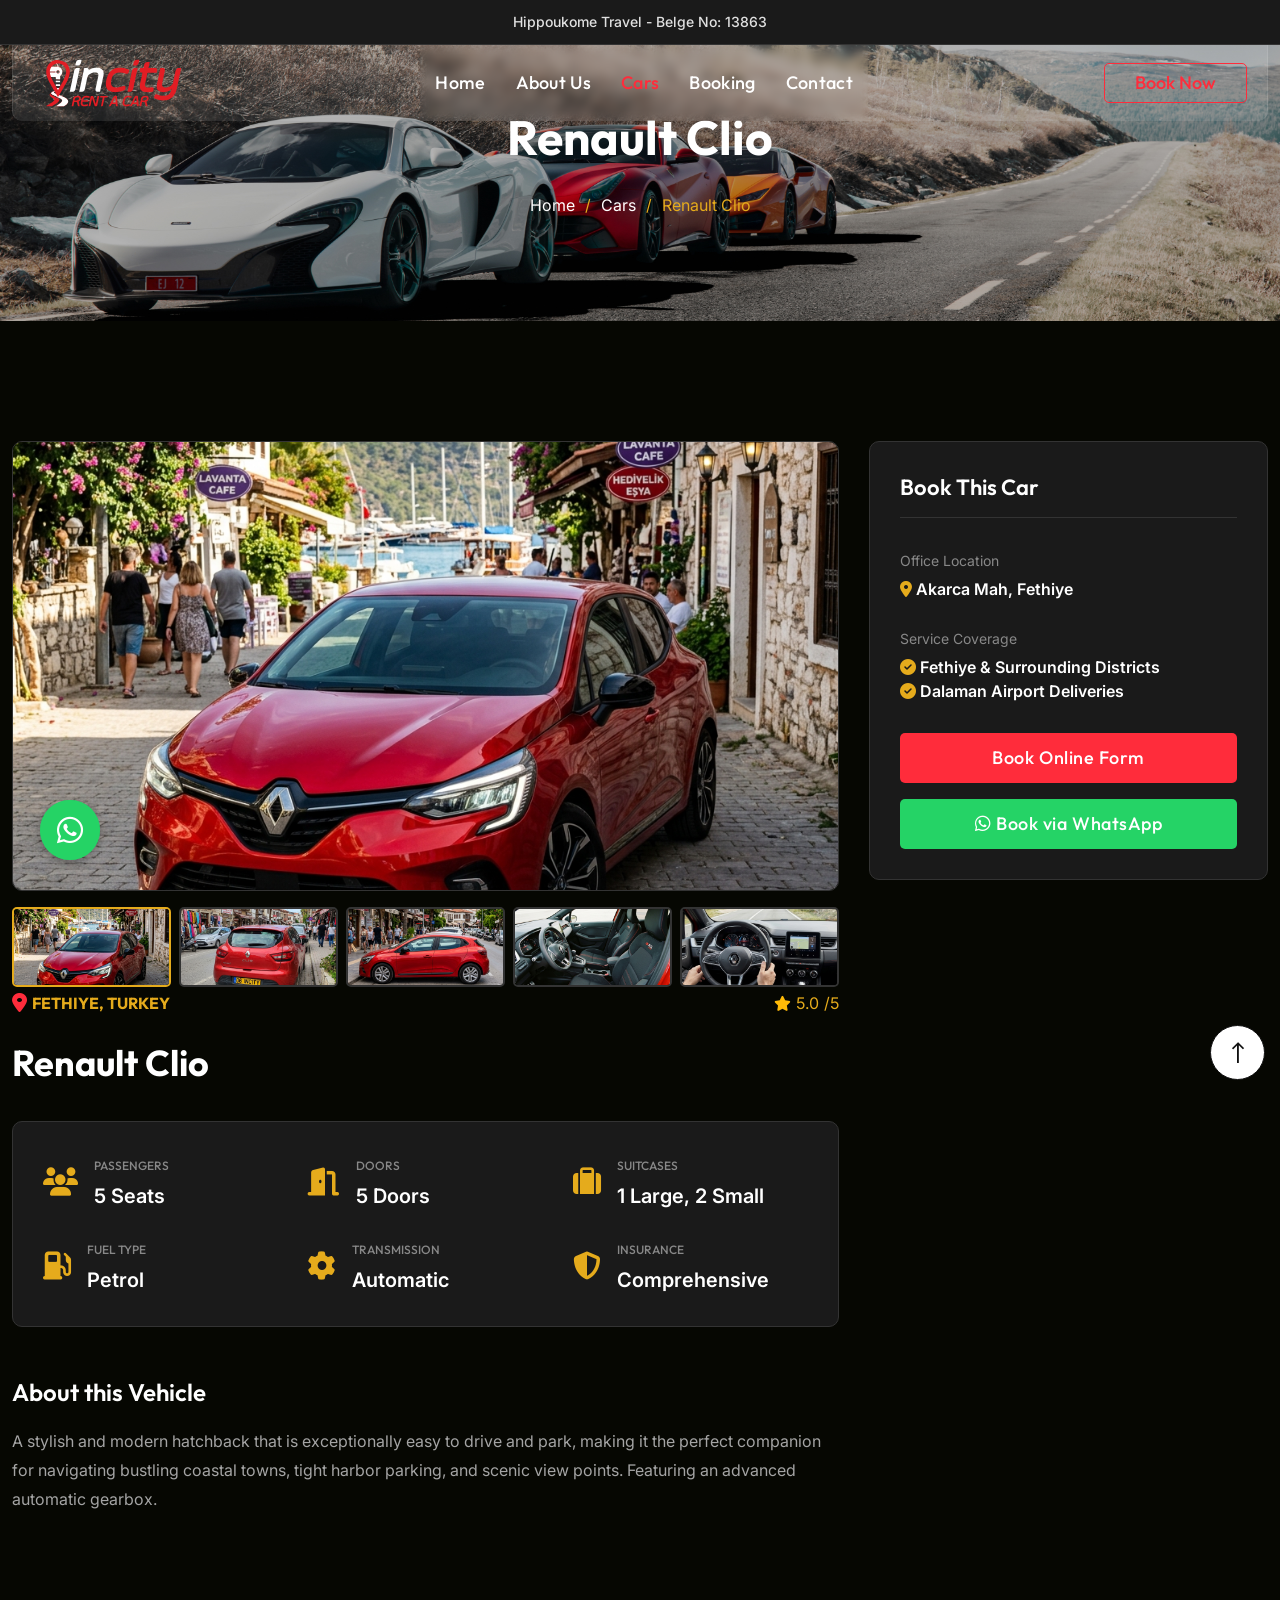
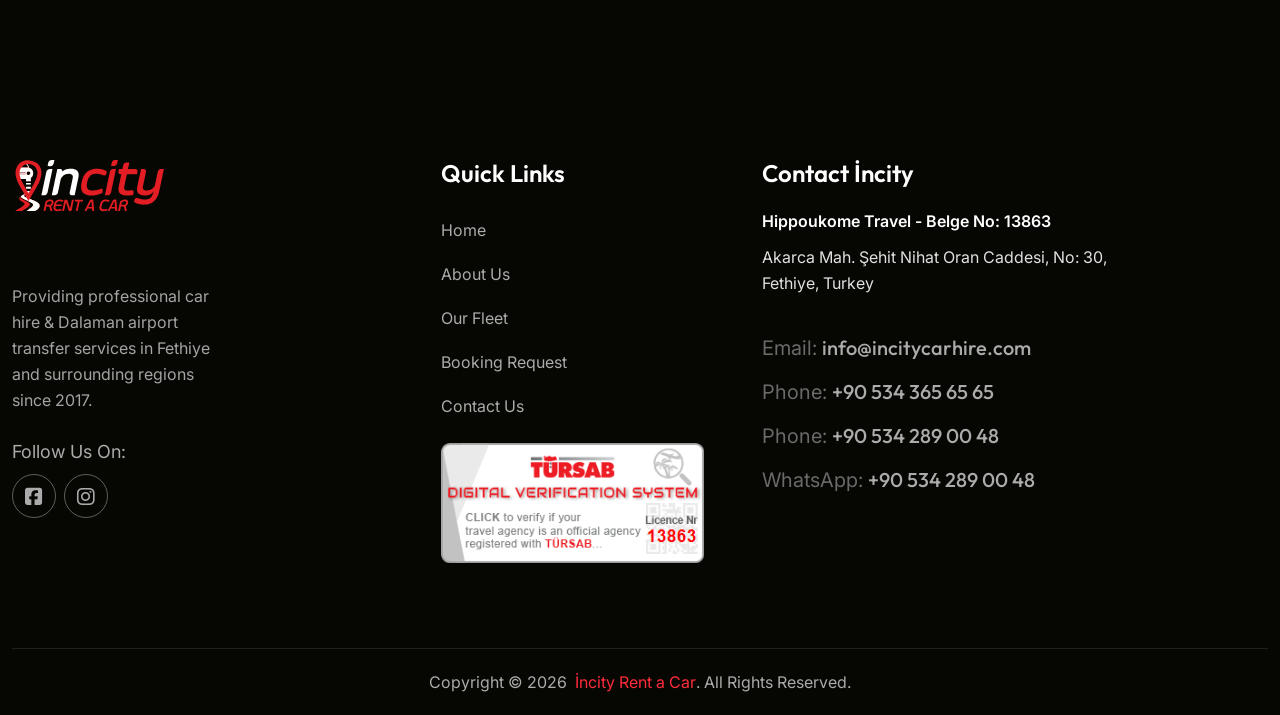
<file: renault-clio.html>
<!DOCTYPE html>
<html lang="en">
<head>
    <meta charset="utf-8">
    <meta http-equiv="X-UA-Compatible" content="IE=edge">
    <meta name="viewport" content="width=device-width, initial-scale=1.0, maximum-scale=1.0, user-scalable=0">

    <title>Renault Clio Details | İncity Rent a Car Fethiye</title>
    <meta name="description" content="View specifications and details for Renault Clio rental car in Fethiye. Book directly online or via WhatsApp.">

    <link href="assets/css/bootstrap.css" rel="stylesheet">    
    <link href="assets/css/fontawesome-all.css" rel="stylesheet">  
    <link href="assets/css/iconfont.css" rel="stylesheet">  
    <link href="assets/css/owl.css" rel="stylesheet">
    <link href="assets/css/global.css" rel="stylesheet">
    <link href="assets/css/jquery.fancybox.min.css" rel="stylesheet">
    <link href="assets/css/elements-css/header.css" rel="stylesheet">
    <link href="assets/css/elements-css/footer.css" rel="stylesheet">
    <link href="assets/css/style.css" rel="stylesheet">
    <link href="assets/css/responsive.css" rel="stylesheet">

    <!-- Fav Icon -->
    <link rel="shortcut icon" href="assets/images/favicon.png" type="image/x-icon">
    <link rel="icon" href="assets/images/favicon.png" type="image/x-icon">

    <!-- Google Fonts -->
    <link href="https://fonts.googleapis.com/css2?family=Inter:wght@300;400;500;600;700;800;900&display=swap" rel="stylesheet">
    <link href="https://fonts.googleapis.com/css2?family=Outfit:wght@100..900&display=swap" rel="stylesheet">
</head>

<body class="boxed_wrapper dark-bg">

<!-- preloader -->
<div class="loader-wrap">
    <div class="preloader">
        <div class="preloader-close">x</div>
        <div id="handle-preloader" class="handle-preloader">
            <div class="animation-preloader">
                <div class="spinner"></div>
                <div class="txt-loading">
                    <span data-text-preloader="I" class="letters-loading">I</span>
                    <span data-text-preloader="N" class="letters-loading">N</span>
                    <span data-text-preloader="C" class="letters-loading">C</span>
                    <span data-text-preloader="I" class="letters-loading">I</span>
                    <span data-text-preloader="T" class="letters-loading">T</span>
                    <span data-text-preloader="Y" class="letters-loading">Y</span>
                </div>
            </div>  
        </div>
    </div>
</div>
<!-- preloader end -->

<!-- Main Header -->
<header class="header dark-header">
        <!-- Top Bar -->
        <div class="top-bar" style="background-color: #1a1a1a; padding: 10px 0; border-bottom: 1px solid #333; text-align: center;">
            <div class="container">
                <p style="margin: 0; color: #e0e0e0; font-size: 14px; font-weight: 500;">
                    Hippoukome Travel - Belge No: 13863
                </p>
            </div>
        </div>
    <div class="main_header">
        <div class="container"> 
            <div class="main_header_inner">
                <div class="main_header_logo">
                    <figure>
                        <a href="index.html">
                            <img src="incity-logo.svg" alt="İncity Rent a Car Logo" style="height: 50px; width: auto;">
                        </a>
                    </figure>
                </div>
                <div class="main_header_menu menu_area">
                    <div class="mobile-nav-toggler">
                        <span class="icon-bar"></span>
                        <span class="icon-bar"></span>
                        <span class="icon-bar"></span>
                        <span class="icon-bar"></span>
                    </div>
                    <nav class="main-menu">
                        <div class="collapse navbar-collapse show" id="navbarSupportedContent">
                            <ul class="navigation">
                                <li><a href="index.html">Home</a></li>
                                <li><a href="about-us.html">About Us</a></li>
                                <li class="active"><a href="car-fleet.html">Cars</a></li>
                                <li><a href="booking.html">Booking</a></li>
                                <li><a href="contact.html">Contact</a></li>
                            </ul>
                        </div>
                    </nav>
                </div>
                <div class="header_right_content">
                    <div class="link-btn">
                        <a href="booking.html" class="btn-style-one">
                            Book Now
                        </a>
                    </div>
                </div>
            </div>
        </div>
    </div>

    <!-- Sticky Header-->
    <div class="sticky_header">
        <!-- Top Bar inside Sticky Header -->
        <div class="top-bar" style="background-color: #1a1a1a; padding: 10px 0; border-bottom: 1px solid #333; text-align: center;">
            <div class="container">
                <p style="margin: 0; color: #e0e0e0; font-size: 14px; font-weight: 500;">
                    Hippoukome Travel - Belge No: 13863
                </p>
            </div>
        </div>
        <div class="container">
            <div class="main_header_inner">
                <div class="main_header_logo">
                    <figure>
                        <a href="index.html">
                            <img src="incity-logo.svg" alt="İncity Rent a Car Logo" style="height: 45px; width: auto;">
                        </a>
                    </figure>
                </div>
                <div class="main_header_menu menu_area">
                    <nav class="main-menu">
                        <!-- Keep This Empty / Menu will come through Javascript -->
                    </nav>
                </div>
                <div class="header_right_content">
                    <div class="link-btn">
                        <a href="booking.html" class="btn-style-one">
                            Book Now
                        </a>
                    </div>
                </div>
            </div>            
        </div> 
    </div>

    <!-- Mobile Menu  -->
    <div class="mobile-menu">
        <div class="menu-backdrop"></div>
        <div class="close-btn">X</div>        
        <nav class="menu-box">
            <div class="nav-logo">
                <a href="index.html">
                    <img src="incity-logo.svg" alt="İncity Rent a Car Logo" style="height: 50px; width: auto;">
                </a>
            </div>
            <div class="menu-outer"><!-- Here Menu Will Come Automatically Via Javascript --></div>
            <div class="contact-info">
                <h4>Contact Info</h4>
                <ul>
                    <li>Akarca Mah. Şehit Nihat Oran Caddesi, No: 30, Fethiye</li>
                    <li><a href="tel:+905343656565">+90 534 365 65 65 (Call)</a></li>
                    <li><a href="tel:+905342890048">+90 534 289 00 48 (Call)</a></li>
                    <li><a href="https://wa.me/905342890048" target="_blank">+90 534 289 00 48 (WhatsApp)</a></li>
                    <li><a href="mailto:info@incitycarhire.com">info@incitycarhire.com</a></li>
                </ul>
            </div>
            <ul class="social-links centred">
                <li><a href="https://facebook.com/incityrentacar" target="_blank"><span class="fab fa-facebook-square"></span></a></li>
                <li><a href="https://instagram.com/incityrentacar" target="_blank"><span class="fab fa-instagram"></span></a></li>
            </ul>
        </nav>
    </div>
</header>

<!-- Page Title Area -->
<section class="page-title-area" style="background-image: url(assets/images/background/dark-vedio-bg.jpg); padding: 100px 0; background-position: center; background-size: cover; position: relative;">
    <div class="container text-center">
        <h1 style="color: #fff; font-size: 48px; font-weight: 700; margin-bottom: 15px;">Renault Clio</h1>
        <ul style="display: flex; justify-content: center; gap: 10px; color: #e5ab1c; list-style: none; font-size: 16px; padding: 0;">
            <li><a href="index.html" style="color: #fff;">Home</a></li>
            <li>/</li>
            <li><a href="car-fleet.html" style="color: #fff;">Cars</a></li>
            <li>/</li>
            <li>Renault Clio</li>
        </ul>
    </div>
</section>

<!-- Car Details Section -->
<section class="car-details-section pt_120 pb_120">
    <div class="container">
        <div class="row">
            <div class="col-lg-8 col-md-12">
                <div class="car-details-infobox">
                    
                    <div class="car-gallery mb_40">
                        <div class="main-img mb-3" style="border-radius: 10px; overflow: hidden; border: 1px solid #333; height: 450px; cursor: pointer;" onclick="openFancybox()">
                            <img id="mainGalleryImage" src="assets/images/cars/clio_front.png" alt="Renault Clio" style="width: 100%; height: 100%; object-fit: cover;">
                        </div>
                        
                        <!-- Hidden links for Fancybox swiping -->
                        <div style="display:none;">
                            <a id="fb-link-0" href="assets/images/cars/clio_front.png" data-fancybox="gallery"></a>
                            <a id="fb-link-1" href="assets/images/cars/clio_back.png" data-fancybox="gallery"></a>
                            <a id="fb-link-2" href="assets/images/cars/clio_side.png" data-fancybox="gallery"></a>
                            <a id="fb-link-3" href="assets/images/cars/clio_interior.png" data-fancybox="gallery"></a>
                            <a id="fb-link-4" href="assets/images/cars/clio_dash.png" data-fancybox="gallery"></a>
                        </div>
                        
                        <div class="d-flex justify-content-between gap-2 mt-2">
                            <div style="flex: 1; border-radius: 5px; overflow: hidden; border: 2px solid #e5ab1c; cursor: pointer; height: 80px; transition: all 0.2s;" onclick="changeMainImg(this, 0, 'assets/images/cars/clio_front.png')">
                                <img src="assets/images/cars/clio_front.png" alt="Front" style="width: 100%; height: 100%; object-fit: cover;">
                            </div>
                            <div style="flex: 1; border-radius: 5px; overflow: hidden; border: 2px solid #333; cursor: pointer; height: 80px; transition: all 0.2s;" onclick="changeMainImg(this, 1, 'assets/images/cars/clio_back.png')">
                                <img src="assets/images/cars/clio_back.png" alt="Rear" style="width: 100%; height: 100%; object-fit: cover;">
                            </div>
                            <div style="flex: 1; border-radius: 5px; overflow: hidden; border: 2px solid #333; cursor: pointer; height: 80px; transition: all 0.2s;" onclick="changeMainImg(this, 2, 'assets/images/cars/clio_side.png')">
                                <img src="assets/images/cars/clio_side.png" alt="Side" style="width: 100%; height: 100%; object-fit: cover;">
                            </div>
                            <div style="flex: 1; border-radius: 5px; overflow: hidden; border: 2px solid #333; cursor: pointer; height: 80px; transition: all 0.2s;" onclick="changeMainImg(this, 3, 'assets/images/cars/clio_interior.png')">
                                <img src="assets/images/cars/clio_interior.png" alt="Interior" style="width: 100%; height: 100%; object-fit: cover;">
                            </div>
                            <div style="flex: 1; border-radius: 5px; overflow: hidden; border: 2px solid #333; cursor: pointer; height: 80px; transition: all 0.2s;" onclick="changeMainImg(this, 4, 'assets/images/cars/clio_dash.png')">
                                <img src="assets/images/cars/clio_dash.png" alt="Dashboard" style="width: 100%; height: 100%; object-fit: cover;">
                            </div>
                        </div>
                    </div>

                    <script>
                    let activeIndex = 0;
                    function changeMainImg(thumbnail, index, imgSrc) {
                        document.getElementById('mainGalleryImage').src = imgSrc;
                        const thumbs = thumbnail.parentElement.children;
                        for (let t of thumbs) {
                            t.style.borderColor = '#333';
                        }
                        thumbnail.style.borderColor = '#e5ab1c';
                        activeIndex = index;
                    }
                    function openFancybox() {
                        document.getElementById('fb-link-' + activeIndex).click();
                    }
                    </script>
                    
                    <div class="rating-location-box mb-3 d-flex justify-content-between align-items-center">
                        <div class="location" style="color: #e5ab1c; font-size: 16px;"><i class="fas fa-map-marker-alt"></i> Fethiye, Turkey</div>
                        <div class="rating" style="color: #e5ab1c; font-size: 16px;"><i class="fas fa-star"></i> <span>5.0</span>/5</div>
                    </div>

                    <h2 style="color: #fff; font-size: 36px; font-weight: 700; margin-bottom: 30px;">Renault Clio</h2>

                    <!-- Specs Details List -->
                    <div class="car-details-feature-list mb_50" style="background-color: #1a1a1a; padding: 30px; border-radius: 10px; border: 1px solid #333;">
                        <div class="row">
                            <div class="col-md-4 col-sm-6 mb-4">
                                <div class="d-flex align-items-center gap-3">
                                    <span style="font-size: 28px; color: #e5ab1c;"><i class="fas fa-users"></i></span>
                                    <div>
                                        <h6 style="margin: 0; font-size: 12px; color: #888; text-transform: uppercase;">Passengers</h6>
                                        <span style="color: #fff; font-weight: 600;">5 Seats</span>
                                    </div>
                                </div>
                            </div>
                            <div class="col-md-4 col-sm-6 mb-4">
                                <div class="d-flex align-items-center gap-3">
                                    <span style="font-size: 28px; color: #e5ab1c;"><i class="fas fa-door-open"></i></span>
                                    <div>
                                        <h6 style="margin: 0; font-size: 12px; color: #888; text-transform: uppercase;">Doors</h6>
                                        <span style="color: #fff; font-weight: 600;">5 Doors</span>
                                    </div>
                                </div>
                            </div>
                            <div class="col-md-4 col-sm-6 mb-4">
                                <div class="d-flex align-items-center gap-3">
                                    <span style="font-size: 28px; color: #e5ab1c;"><i class="fas fa-suitcase"></i></span>
                                    <div>
                                        <h6 style="margin: 0; font-size: 12px; color: #888; text-transform: uppercase;">Suitcases</h6>
                                        <span style="color: #fff; font-weight: 600;">1 Large, 2 Small</span>
                                    </div>
                                </div>
                            </div>
                            <div class="col-md-4 col-sm-6 mb-4 mb-md-0">
                                <div class="d-flex align-items-center gap-3">
                                    <span style="font-size: 28px; color: #e5ab1c;"><i class="fas fa-gas-pump"></i></span>
                                    <div>
                                        <h6 style="margin: 0; font-size: 12px; color: #888; text-transform: uppercase;">Fuel Type</h6>
                                        <span style="color: #fff; font-weight: 600;">Petrol</span>
                                    </div>
                                </div>
                            </div>
                            <div class="col-md-4 col-sm-6 mb-4 mb-md-0">
                                <div class="d-flex align-items-center gap-3">
                                    <span style="font-size: 28px; color: #e5ab1c;"><i class="fas fa-cog"></i></span>
                                    <div>
                                        <h6 style="margin: 0; font-size: 12px; color: #888; text-transform: uppercase;">Transmission</h6>
                                        <span style="color: #fff; font-weight: 600;">Automatic</span>
                                    </div>
                                </div>
                            </div>
                            <div class="col-md-4 col-sm-6">
                                <div class="d-flex align-items-center gap-3">
                                    <span style="font-size: 28px; color: #e5ab1c;"><i class="fas fa-shield-alt"></i></span>
                                    <div>
                                        <h6 style="margin: 0; font-size: 12px; color: #888; text-transform: uppercase;">Insurance</h6>
                                        <span style="color: #fff; font-weight: 600;">Comprehensive</span>
                                    </div>
                                </div>
                            </div>
                        </div>
                    </div>

                    <!-- Description Box -->
                    <div class="car-details-about-box mb_50">
                        <h4 style="color: #fff; font-size: 24px; font-weight: 600; margin-bottom: 20px;">About this Vehicle</h4>
                        <p style="color: #a4a4a4; font-size: 16px; line-height: 1.8;">A stylish and modern hatchback that is exceptionally easy to drive and park, making it the perfect companion for navigating bustling coastal towns, tight harbor parking, and scenic view points. Featuring an advanced automatic gearbox.</p>
                    </div>

                </div>
            </div>

            <!-- Booking Sidebar -->
            <div class="col-lg-4 col-md-12">
                <div class="booking-sidebar" style="background-color: #1a1a1a; padding: 30px; border-radius: 10px; border: 1px solid #333; position: sticky; top: 100px;">
                    <h4 style="color: #fff; font-size: 22px; font-weight: 600; margin-bottom: 25px; border-bottom: 1px solid #333; padding-bottom: 15px;">Book This Car</h4>
                    
                    <div style="margin-bottom: 20px;">
                        <span style="color: #888; font-size: 14px;">Office Location</span>
                        <p style="color: #fff; margin: 0; font-weight: 600;"><i class="fas fa-map-marker-alt" style="color: #e5ab1c;"></i> Akarca Mah, Fethiye</p>
                    </div>
                    
                    <div style="margin-bottom: 30px;">
                        <span style="color: #888; font-size: 14px;">Service Coverage</span>
                        <p style="color: #fff; margin: 0; font-weight: 600;"><i class="fas fa-check-circle" style="color: #e5ab1c;"></i> Fethiye & Surrounding Districts</p>
                        <p style="color: #fff; margin: 0; font-weight: 600;"><i class="fas fa-check-circle" style="color: #e5ab1c;"></i> Dalaman Airport Deliveries</p>
                    </div>
                    
                    <div class="d-grid gap-3">
                        <a href="booking.html?car=Renault%20Clio" class="btn-style-four text-center py-3" style="width: 100%; border-radius: 5px;">Book Online Form</a>
                        
                        <a href="https://wa.me/905342890048?text=%2AINQUIRY%20FOR%20VEHICLE%20%28Renault%20Clio%29%2A%0A%0AHello%2C%20I%20am%20interested%20in%20renting%20the%20Renault%20Clio%20in%20Fethiye.%20Please%20check%20availability.%20Thank%20you%21" target="_blank" class="btn-style-four text-center py-3" style="width: 100%; background-color: #25d366; border-color: #25d366; color: #fff; border-radius: 5px;">
                            <i class="fab fa-whatsapp"></i> Book via WhatsApp
                        </a>
                    </div>
                </div>
            </div>
        </div>
    </div>
</section>

<!-- Main Footer -->
<footer class="main_footer">
    <div class="container">
        <div class="footer-top-outer">
            <div class="row">
                <div class="col-xl-4 col-lg-4 col-md-6 col-sm-12">
                    <div class="footer_widget footer_about_widget">
                        <figure class="footer_widget_logo">
                            <a href="index.html">
                                <img src="incity-logo.svg" alt="İncity Rent a Car" style="height: 55px; width: auto; margin-bottom: 20px;">
                            </a>
                        </figure>
                        <p style="color: #a4a4a4;">Providing professional car hire & Dalaman airport transfer services in Fethiye and surrounding regions since 2017.</p>
                        <h6 class="mt-4"><strong>Follow Us On:</strong></h6>
                        <ul class="social-links">
                            <li><a href="https://facebook.com/incityrentacar" target="_blank"><i class="fab fa-square-facebook"></i></a></li>
                            <li><a href="https://instagram.com/incityrentacar" target="_blank"><i class="fab fa-instagram"></i></a></li>
                        </ul>
                    </div>
                </div>
                <div class="col-xl-3 col-lg-3 col-md-6 col-sm-12">
                    <div class="footer_widget footer_resources_widget">
                        <h4 class="footer_widget_title">Quick Links</h4>
                        <ul class="resources_page_list">
                            <li><a href="index.html">Home</a></li>
                            <li><a href="about-us.html">About Us</a></li>
                            <li><a href="car-fleet.html">Our Fleet</a></li>
                            <li><a href="booking.html">Booking Request</a></li>
                            <li><a href="contact.html">Contact Us</a></li>
                        </ul>
                            <div style="margin-top: 15px;">
                                <a href="https://www.tursab.org.tr/tr/ddsv" target="_blank" ><img src="assets/images/tursab-dvs-13863.png" alt="TÜRSAB Digital Verification System" style="height: 120px; width: auto;" /></a>
                            </div>
                    </div>
                </div>
                <div class="col-xl-5 col-lg-5 col-md-6 col-sm-12">
                    <div class="footer_widget footer_contact_widget">
                        <h4 class="footer_widget_title">Contact İncity</h4>
                        <p style="color: #fff; font-weight: 600; margin-bottom: 10px;">Hippoukome Travel - Belge No: 13863</p>
                            <p>Akarca Mah. Şehit Nihat Oran Caddesi, No: 30, Fethiye, Turkey</p>
                        <ul class="footer-info-list">
                            <li>Email: <a href="mailto:info@incitycarhire.com">info@incitycarhire.com</a></li>
                            <li>Phone: <a href="tel:+905343656565">+90 534 365 65 65</a></li>
                            <li>Phone: <a href="tel:+905342890048">+90 534 289 00 48</a></li>
                            <li>WhatsApp: <a href="https://wa.me/905342890048" target="_blank">+90 534 289 00 48</a></li>
                        </ul>
                    </div>
                </div>
            </div>
        </div>
        <div class="footer-bottom-outer" style="flex-direction: column; padding: 20px 0px;">
            <div class="copyright">Copyright &copy; 2026 &nbsp;<a href="index.html">İncity Rent a Car</a>. All Rights Reserved.</div>            
        </div>
    </div>
</footer>

<!-- Scroll to Top -->
<button class="scroll-top scroll-to-target" data-target="html">
    <i class="icon-13"></i>
</button>

<!-- Include Js -->
<script src="assets/js/jquery-3.7.1.min.js"></script>
<script src="assets/js/jquery-ui.js"></script>
<script src="assets/js/moment.min.js"></script>
<script src="assets/js/daterangepicker.min.js"></script>
<script src="assets/js/bootstrap.min.js"></script>
<script src="assets/js/popper.min.js"></script>
<script src="assets/js/select2.min.js"></script>
<script src="assets/js/jquery.nice-select.min.js"></script>
<script src="assets/js/jquery.fancybox.js"></script>
<script src="assets/js/appear.js"></script>
<script src="assets/js/wow.js"></script>
<script src="assets/js/owl.js"></script>
<script src="assets/js/validation.js"></script>
<script src="assets/language-switcher/jquery.polyglot.language.switcher.js"></script>
<script src="assets/js/main.js"></script>

<!-- Floating WhatsApp Button -->
<a href="https://wa.me/905342890048" class="whatsapp-float" target="_blank" aria-label="Contact us on WhatsApp">
    <i class="fab fa-whatsapp whatsapp-icon"></i>
</a>

<style>
.whatsapp-float {
    position: fixed;
    width: 60px;
    height: 60px;
    bottom: 40px;
    left: 40px;
    background-color: #25d366;
    color: #FFF;
    border-radius: 50%;
    text-align: center;
    font-size: 30px;
    box-shadow: 0px 4px 10px rgba(0, 0, 0, 0.3);
    z-index: 9999;
    display: flex;
    align-items: center;
    justify-content: center;
    text-decoration: none;
    transition: all 0.3s ease-in-out;
}
.whatsapp-float:hover {
    background-color: #20ba5a;
    color: #FFF;
    transform: scale(1.1);
    box-shadow: 0px 6px 15px rgba(0, 0, 0, 0.4);
}
.whatsapp-icon {
    margin: 0;
}
.whatsapp-float::before {
    content: '';
    position: absolute;
    width: 100%;
    height: 100%;
    border-radius: 50%;
    background-color: #25d366;
    opacity: 0.7;
    z-index: -1;
    animation: whatsapp-pulse 2s infinite;
}
@keyframes whatsapp-pulse {
    0% {
        transform: scale(1);
        opacity: 0.7;
    }
    100% {
        transform: scale(1.4);
        opacity: 0;
    }
}
</style>

</body>
</html>
</file>
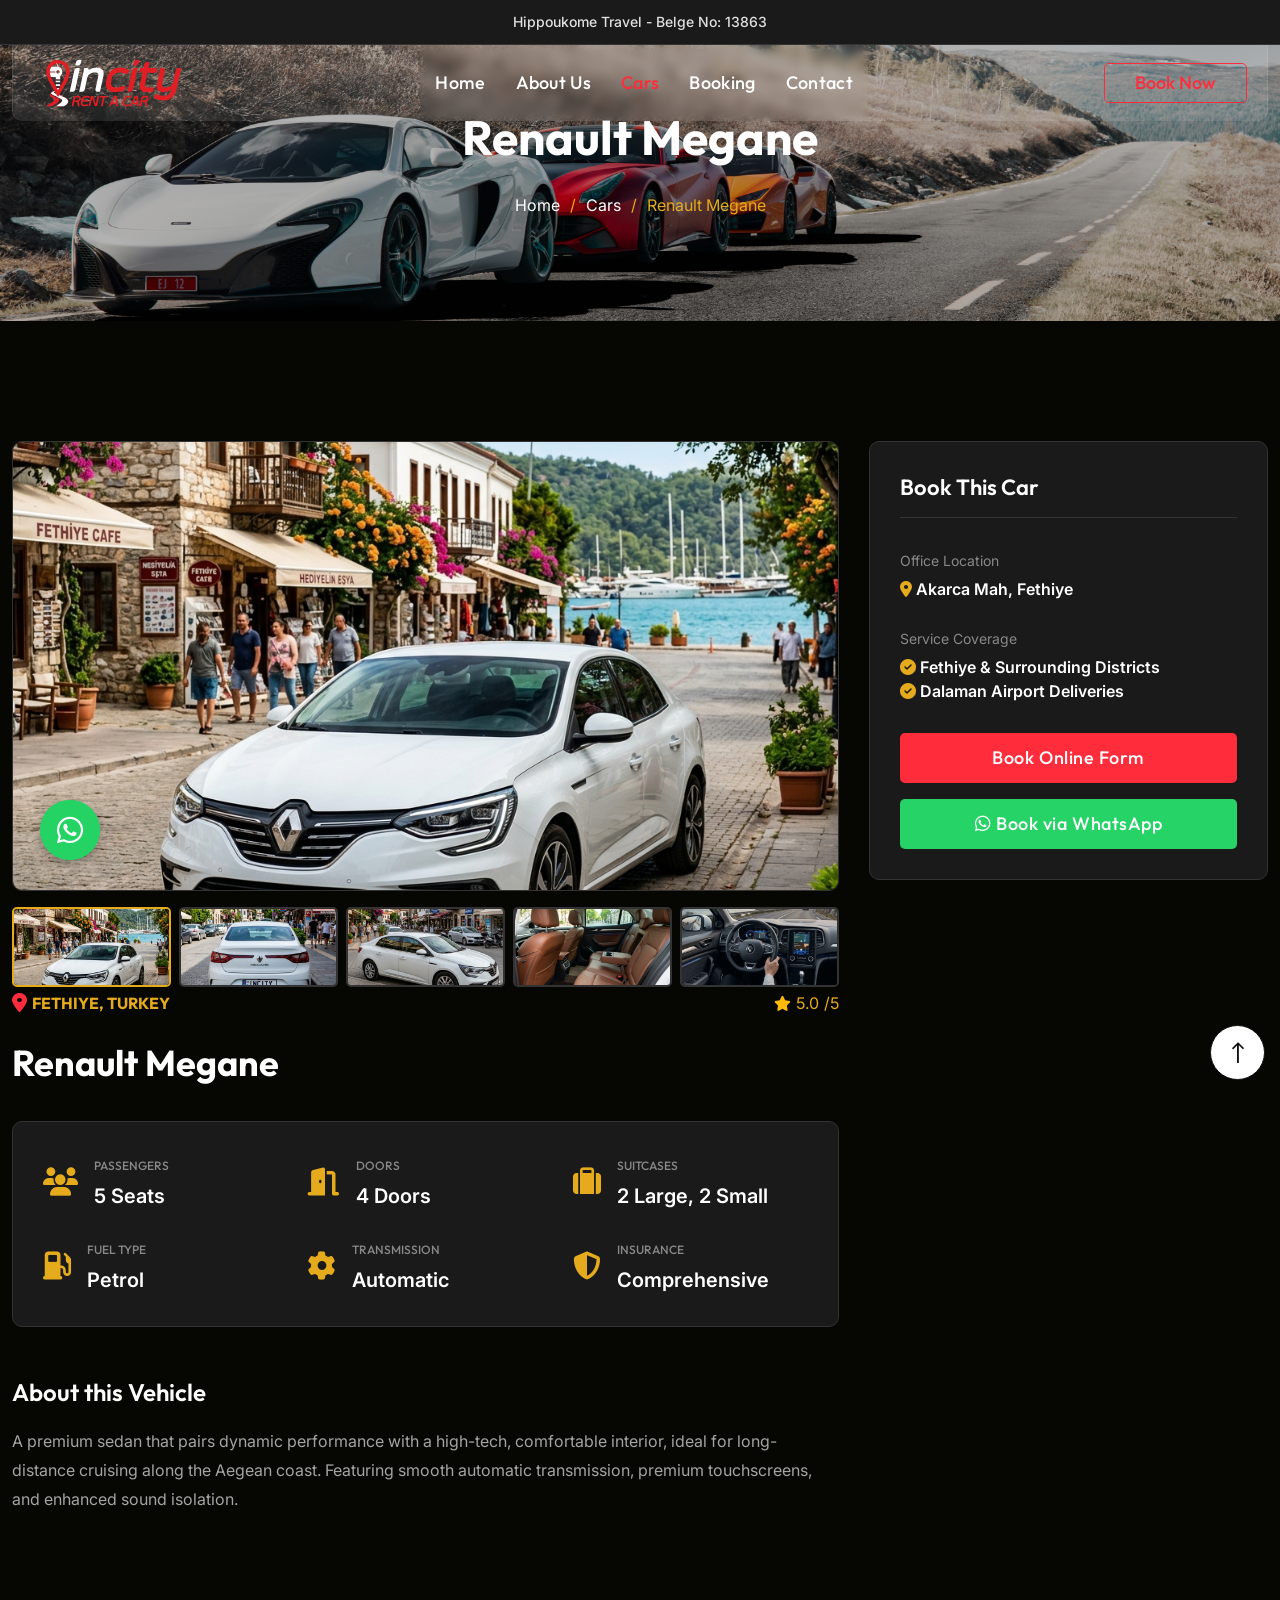
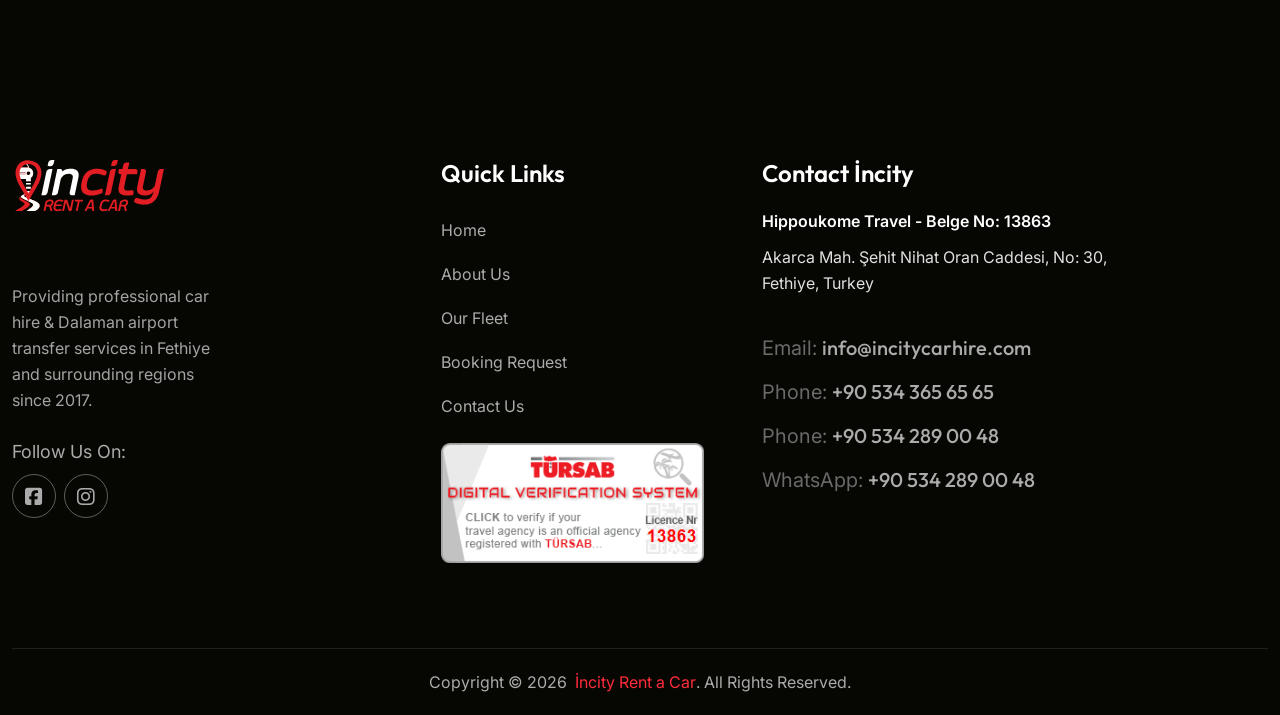
<file: renault-megane.html>
<!DOCTYPE html>
<html lang="en">
<head>
    <meta charset="utf-8">
    <meta http-equiv="X-UA-Compatible" content="IE=edge">
    <meta name="viewport" content="width=device-width, initial-scale=1.0, maximum-scale=1.0, user-scalable=0">

    <title>Renault Megane Details | İncity Rent a Car Fethiye</title>
    <meta name="description" content="View specifications and details for Renault Megane rental car in Fethiye. Book directly online or via WhatsApp.">

    <link href="assets/css/bootstrap.css" rel="stylesheet">    
    <link href="assets/css/fontawesome-all.css" rel="stylesheet">  
    <link href="assets/css/iconfont.css" rel="stylesheet">  
    <link href="assets/css/owl.css" rel="stylesheet">
    <link href="assets/css/global.css" rel="stylesheet">
    <link href="assets/css/jquery.fancybox.min.css" rel="stylesheet">
    <link href="assets/css/elements-css/header.css" rel="stylesheet">
    <link href="assets/css/elements-css/footer.css" rel="stylesheet">
    <link href="assets/css/style.css" rel="stylesheet">
    <link href="assets/css/responsive.css" rel="stylesheet">

    <!-- Fav Icon -->
    <link rel="shortcut icon" href="assets/images/favicon.png" type="image/x-icon">
    <link rel="icon" href="assets/images/favicon.png" type="image/x-icon">

    <!-- Google Fonts -->
    <link href="https://fonts.googleapis.com/css2?family=Inter:wght@300;400;500;600;700;800;900&display=swap" rel="stylesheet">
    <link href="https://fonts.googleapis.com/css2?family=Outfit:wght@100..900&display=swap" rel="stylesheet">
</head>

<body class="boxed_wrapper dark-bg">

<!-- preloader -->
<div class="loader-wrap">
    <div class="preloader">
        <div class="preloader-close">x</div>
        <div id="handle-preloader" class="handle-preloader">
            <div class="animation-preloader">
                <div class="spinner"></div>
                <div class="txt-loading">
                    <span data-text-preloader="I" class="letters-loading">I</span>
                    <span data-text-preloader="N" class="letters-loading">N</span>
                    <span data-text-preloader="C" class="letters-loading">C</span>
                    <span data-text-preloader="I" class="letters-loading">I</span>
                    <span data-text-preloader="T" class="letters-loading">T</span>
                    <span data-text-preloader="Y" class="letters-loading">Y</span>
                </div>
            </div>  
        </div>
    </div>
</div>
<!-- preloader end -->

<!-- Main Header -->
<header class="header dark-header">
        <!-- Top Bar -->
        <div class="top-bar" style="background-color: #1a1a1a; padding: 10px 0; border-bottom: 1px solid #333; text-align: center;">
            <div class="container">
                <p style="margin: 0; color: #e0e0e0; font-size: 14px; font-weight: 500;">
                    Hippoukome Travel - Belge No: 13863
                </p>
            </div>
        </div>
    <div class="main_header">
        <div class="container"> 
            <div class="main_header_inner">
                <div class="main_header_logo">
                    <figure>
                        <a href="index.html">
                            <img src="incity-logo.svg" alt="İncity Rent a Car Logo" style="height: 50px; width: auto;">
                        </a>
                    </figure>
                </div>
                <div class="main_header_menu menu_area">
                    <div class="mobile-nav-toggler">
                        <span class="icon-bar"></span>
                        <span class="icon-bar"></span>
                        <span class="icon-bar"></span>
                        <span class="icon-bar"></span>
                    </div>
                    <nav class="main-menu">
                        <div class="collapse navbar-collapse show" id="navbarSupportedContent">
                            <ul class="navigation">
                                <li><a href="index.html">Home</a></li>
                                <li><a href="about-us.html">About Us</a></li>
                                <li class="active"><a href="car-fleet.html">Cars</a></li>
                                <li><a href="booking.html">Booking</a></li>
                                <li><a href="contact.html">Contact</a></li>
                            </ul>
                        </div>
                    </nav>
                </div>
                <div class="header_right_content">
                    <div class="link-btn">
                        <a href="booking.html" class="btn-style-one">
                            Book Now
                        </a>
                    </div>
                </div>
            </div>
        </div>
    </div>

    <!-- Sticky Header-->
    <div class="sticky_header">
        <!-- Top Bar inside Sticky Header -->
        <div class="top-bar" style="background-color: #1a1a1a; padding: 10px 0; border-bottom: 1px solid #333; text-align: center;">
            <div class="container">
                <p style="margin: 0; color: #e0e0e0; font-size: 14px; font-weight: 500;">
                    Hippoukome Travel - Belge No: 13863
                </p>
            </div>
        </div>
        <div class="container">
            <div class="main_header_inner">
                <div class="main_header_logo">
                    <figure>
                        <a href="index.html">
                            <img src="incity-logo.svg" alt="İncity Rent a Car Logo" style="height: 45px; width: auto;">
                        </a>
                    </figure>
                </div>
                <div class="main_header_menu menu_area">
                    <nav class="main-menu">
                        <!-- Keep This Empty / Menu will come through Javascript -->
                    </nav>
                </div>
                <div class="header_right_content">
                    <div class="link-btn">
                        <a href="booking.html" class="btn-style-one">
                            Book Now
                        </a>
                    </div>
                </div>
            </div>            
        </div> 
    </div>

    <!-- Mobile Menu  -->
    <div class="mobile-menu">
        <div class="menu-backdrop"></div>
        <div class="close-btn">X</div>        
        <nav class="menu-box">
            <div class="nav-logo">
                <a href="index.html">
                    <img src="incity-logo.svg" alt="İncity Rent a Car Logo" style="height: 50px; width: auto;">
                </a>
            </div>
            <div class="menu-outer"><!-- Here Menu Will Come Automatically Via Javascript --></div>
            <div class="contact-info">
                <h4>Contact Info</h4>
                <ul>
                    <li>Akarca Mah. Şehit Nihat Oran Caddesi, No: 30, Fethiye</li>
                    <li><a href="tel:+905343656565">+90 534 365 65 65 (Call)</a></li>
                    <li><a href="tel:+905342890048">+90 534 289 00 48 (Call)</a></li>
                    <li><a href="https://wa.me/905342890048" target="_blank">+90 534 289 00 48 (WhatsApp)</a></li>
                    <li><a href="mailto:info@incitycarhire.com">info@incitycarhire.com</a></li>
                </ul>
            </div>
            <ul class="social-links centred">
                <li><a href="https://facebook.com/incityrentacar" target="_blank"><span class="fab fa-facebook-square"></span></a></li>
                <li><a href="https://instagram.com/incityrentacar" target="_blank"><span class="fab fa-instagram"></span></a></li>
            </ul>
        </nav>
    </div>
</header>

<!-- Page Title Area -->
<section class="page-title-area" style="background-image: url(assets/images/background/dark-vedio-bg.jpg); padding: 100px 0; background-position: center; background-size: cover; position: relative;">
    <div class="container text-center">
        <h1 style="color: #fff; font-size: 48px; font-weight: 700; margin-bottom: 15px;">Renault Megane</h1>
        <ul style="display: flex; justify-content: center; gap: 10px; color: #e5ab1c; list-style: none; font-size: 16px; padding: 0;">
            <li><a href="index.html" style="color: #fff;">Home</a></li>
            <li>/</li>
            <li><a href="car-fleet.html" style="color: #fff;">Cars</a></li>
            <li>/</li>
            <li>Renault Megane</li>
        </ul>
    </div>
</section>

<!-- Car Details Section -->
<section class="car-details-section pt_120 pb_120">
    <div class="container">
        <div class="row">
            <div class="col-lg-8 col-md-12">
                <div class="car-details-infobox">
                    
                    <div class="car-gallery mb_40">
                        <div class="main-img mb-3" style="border-radius: 10px; overflow: hidden; border: 1px solid #333; height: 450px; cursor: pointer;" onclick="openFancybox()">
                            <img id="mainGalleryImage" src="assets/images/cars/megane_front.png" alt="Renault Megane" style="width: 100%; height: 100%; object-fit: cover;">
                        </div>
                        
                        <!-- Hidden links for Fancybox swiping -->
                        <div style="display:none;">
                            <a id="fb-link-0" href="assets/images/cars/megane_front.png" data-fancybox="gallery"></a>
                            <a id="fb-link-1" href="assets/images/cars/megane_back.png" data-fancybox="gallery"></a>
                            <a id="fb-link-2" href="assets/images/cars/megane_side.png" data-fancybox="gallery"></a>
                            <a id="fb-link-3" href="assets/images/cars/megane_interior.png" data-fancybox="gallery"></a>
                            <a id="fb-link-4" href="assets/images/cars/megane_dash.png" data-fancybox="gallery"></a>
                        </div>
                        
                        <div class="d-flex justify-content-between gap-2 mt-2">
                            <div style="flex: 1; border-radius: 5px; overflow: hidden; border: 2px solid #e5ab1c; cursor: pointer; height: 80px; transition: all 0.2s;" onclick="changeMainImg(this, 0, 'assets/images/cars/megane_front.png')">
                                <img src="assets/images/cars/megane_front.png" alt="Front" style="width: 100%; height: 100%; object-fit: cover;">
                            </div>
                            <div style="flex: 1; border-radius: 5px; overflow: hidden; border: 2px solid #333; cursor: pointer; height: 80px; transition: all 0.2s;" onclick="changeMainImg(this, 1, 'assets/images/cars/megane_back.png')">
                                <img src="assets/images/cars/megane_back.png" alt="Rear" style="width: 100%; height: 100%; object-fit: cover;">
                            </div>
                            <div style="flex: 1; border-radius: 5px; overflow: hidden; border: 2px solid #333; cursor: pointer; height: 80px; transition: all 0.2s;" onclick="changeMainImg(this, 2, 'assets/images/cars/megane_side.png')">
                                <img src="assets/images/cars/megane_side.png" alt="Side" style="width: 100%; height: 100%; object-fit: cover;">
                            </div>
                            <div style="flex: 1; border-radius: 5px; overflow: hidden; border: 2px solid #333; cursor: pointer; height: 80px; transition: all 0.2s;" onclick="changeMainImg(this, 3, 'assets/images/cars/megane_interior.png')">
                                <img src="assets/images/cars/megane_interior.png" alt="Interior" style="width: 100%; height: 100%; object-fit: cover;">
                            </div>
                            <div style="flex: 1; border-radius: 5px; overflow: hidden; border: 2px solid #333; cursor: pointer; height: 80px; transition: all 0.2s;" onclick="changeMainImg(this, 4, 'assets/images/cars/megane_dash.png')">
                                <img src="assets/images/cars/megane_dash.png" alt="Dashboard" style="width: 100%; height: 100%; object-fit: cover;">
                            </div>
                        </div>
                    </div>

                    <script>
                    let activeIndex = 0;
                    function changeMainImg(thumbnail, index, imgSrc) {
                        document.getElementById('mainGalleryImage').src = imgSrc;
                        const thumbs = thumbnail.parentElement.children;
                        for (let t of thumbs) {
                            t.style.borderColor = '#333';
                        }
                        thumbnail.style.borderColor = '#e5ab1c';
                        activeIndex = index;
                    }
                    function openFancybox() {
                        document.getElementById('fb-link-' + activeIndex).click();
                    }
                    </script>
                    
                    <div class="rating-location-box mb-3 d-flex justify-content-between align-items-center">
                        <div class="location" style="color: #e5ab1c; font-size: 16px;"><i class="fas fa-map-marker-alt"></i> Fethiye, Turkey</div>
                        <div class="rating" style="color: #e5ab1c; font-size: 16px;"><i class="fas fa-star"></i> <span>5.0</span>/5</div>
                    </div>

                    <h2 style="color: #fff; font-size: 36px; font-weight: 700; margin-bottom: 30px;">Renault Megane</h2>

                    <!-- Specs Details List -->
                    <div class="car-details-feature-list mb_50" style="background-color: #1a1a1a; padding: 30px; border-radius: 10px; border: 1px solid #333;">
                        <div class="row">
                            <div class="col-md-4 col-sm-6 mb-4">
                                <div class="d-flex align-items-center gap-3">
                                    <span style="font-size: 28px; color: #e5ab1c;"><i class="fas fa-users"></i></span>
                                    <div>
                                        <h6 style="margin: 0; font-size: 12px; color: #888; text-transform: uppercase;">Passengers</h6>
                                        <span style="color: #fff; font-weight: 600;">5 Seats</span>
                                    </div>
                                </div>
                            </div>
                            <div class="col-md-4 col-sm-6 mb-4">
                                <div class="d-flex align-items-center gap-3">
                                    <span style="font-size: 28px; color: #e5ab1c;"><i class="fas fa-door-open"></i></span>
                                    <div>
                                        <h6 style="margin: 0; font-size: 12px; color: #888; text-transform: uppercase;">Doors</h6>
                                        <span style="color: #fff; font-weight: 600;">4 Doors</span>
                                    </div>
                                </div>
                            </div>
                            <div class="col-md-4 col-sm-6 mb-4">
                                <div class="d-flex align-items-center gap-3">
                                    <span style="font-size: 28px; color: #e5ab1c;"><i class="fas fa-suitcase"></i></span>
                                    <div>
                                        <h6 style="margin: 0; font-size: 12px; color: #888; text-transform: uppercase;">Suitcases</h6>
                                        <span style="color: #fff; font-weight: 600;">2 Large, 2 Small</span>
                                    </div>
                                </div>
                            </div>
                            <div class="col-md-4 col-sm-6 mb-4 mb-md-0">
                                <div class="d-flex align-items-center gap-3">
                                    <span style="font-size: 28px; color: #e5ab1c;"><i class="fas fa-gas-pump"></i></span>
                                    <div>
                                        <h6 style="margin: 0; font-size: 12px; color: #888; text-transform: uppercase;">Fuel Type</h6>
                                        <span style="color: #fff; font-weight: 600;">Petrol</span>
                                    </div>
                                </div>
                            </div>
                            <div class="col-md-4 col-sm-6 mb-4 mb-md-0">
                                <div class="d-flex align-items-center gap-3">
                                    <span style="font-size: 28px; color: #e5ab1c;"><i class="fas fa-cog"></i></span>
                                    <div>
                                        <h6 style="margin: 0; font-size: 12px; color: #888; text-transform: uppercase;">Transmission</h6>
                                        <span style="color: #fff; font-weight: 600;">Automatic</span>
                                    </div>
                                </div>
                            </div>
                            <div class="col-md-4 col-sm-6">
                                <div class="d-flex align-items-center gap-3">
                                    <span style="font-size: 28px; color: #e5ab1c;"><i class="fas fa-shield-alt"></i></span>
                                    <div>
                                        <h6 style="margin: 0; font-size: 12px; color: #888; text-transform: uppercase;">Insurance</h6>
                                        <span style="color: #fff; font-weight: 600;">Comprehensive</span>
                                    </div>
                                </div>
                            </div>
                        </div>
                    </div>

                    <!-- Description Box -->
                    <div class="car-details-about-box mb_50">
                        <h4 style="color: #fff; font-size: 24px; font-weight: 600; margin-bottom: 20px;">About this Vehicle</h4>
                        <p style="color: #a4a4a4; font-size: 16px; line-height: 1.8;">A premium sedan that pairs dynamic performance with a high-tech, comfortable interior, ideal for long-distance cruising along the Aegean coast. Featuring smooth automatic transmission, premium touchscreens, and enhanced sound isolation.</p>
                    </div>

                </div>
            </div>

            <!-- Booking Sidebar -->
            <div class="col-lg-4 col-md-12">
                <div class="booking-sidebar" style="background-color: #1a1a1a; padding: 30px; border-radius: 10px; border: 1px solid #333; position: sticky; top: 100px;">
                    <h4 style="color: #fff; font-size: 22px; font-weight: 600; margin-bottom: 25px; border-bottom: 1px solid #333; padding-bottom: 15px;">Book This Car</h4>
                    
                    <div style="margin-bottom: 20px;">
                        <span style="color: #888; font-size: 14px;">Office Location</span>
                        <p style="color: #fff; margin: 0; font-weight: 600;"><i class="fas fa-map-marker-alt" style="color: #e5ab1c;"></i> Akarca Mah, Fethiye</p>
                    </div>
                    
                    <div style="margin-bottom: 30px;">
                        <span style="color: #888; font-size: 14px;">Service Coverage</span>
                        <p style="color: #fff; margin: 0; font-weight: 600;"><i class="fas fa-check-circle" style="color: #e5ab1c;"></i> Fethiye & Surrounding Districts</p>
                        <p style="color: #fff; margin: 0; font-weight: 600;"><i class="fas fa-check-circle" style="color: #e5ab1c;"></i> Dalaman Airport Deliveries</p>
                    </div>
                    
                    <div class="d-grid gap-3">
                        <a href="booking.html?car=Renault%20Megane" class="btn-style-four text-center py-3" style="width: 100%; border-radius: 5px;">Book Online Form</a>
                        
                        <a href="https://wa.me/905342890048?text=%2AINQUIRY%20FOR%20VEHICLE%20%28Renault%20Megane%29%2A%0A%0AHello%2C%20I%20am%20interested%20in%20renting%20the%20Renault%20Megane%20in%20Fethiye.%20Please%20check%20availability.%20Thank%20you%21" target="_blank" class="btn-style-four text-center py-3" style="width: 100%; background-color: #25d366; border-color: #25d366; color: #fff; border-radius: 5px;">
                            <i class="fab fa-whatsapp"></i> Book via WhatsApp
                        </a>
                    </div>
                </div>
            </div>
        </div>
    </div>
</section>

<!-- Main Footer -->
<footer class="main_footer">
    <div class="container">
        <div class="footer-top-outer">
            <div class="row">
                <div class="col-xl-4 col-lg-4 col-md-6 col-sm-12">
                    <div class="footer_widget footer_about_widget">
                        <figure class="footer_widget_logo">
                            <a href="index.html">
                                <img src="incity-logo.svg" alt="İncity Rent a Car" style="height: 55px; width: auto; margin-bottom: 20px;">
                            </a>
                        </figure>
                        <p style="color: #a4a4a4;">Providing professional car hire & Dalaman airport transfer services in Fethiye and surrounding regions since 2017.</p>
                        <h6 class="mt-4"><strong>Follow Us On:</strong></h6>
                        <ul class="social-links">
                            <li><a href="https://facebook.com/incityrentacar" target="_blank"><i class="fab fa-square-facebook"></i></a></li>
                            <li><a href="https://instagram.com/incityrentacar" target="_blank"><i class="fab fa-instagram"></i></a></li>
                        </ul>
                    </div>
                </div>
                <div class="col-xl-3 col-lg-3 col-md-6 col-sm-12">
                    <div class="footer_widget footer_resources_widget">
                        <h4 class="footer_widget_title">Quick Links</h4>
                        <ul class="resources_page_list">
                            <li><a href="index.html">Home</a></li>
                            <li><a href="about-us.html">About Us</a></li>
                            <li><a href="car-fleet.html">Our Fleet</a></li>
                            <li><a href="booking.html">Booking Request</a></li>
                            <li><a href="contact.html">Contact Us</a></li>
                        </ul>
                            <div style="margin-top: 15px;">
                                <a href="https://www.tursab.org.tr/tr/ddsv" target="_blank" ><img src="assets/images/tursab-dvs-13863.png" alt="TÜRSAB Digital Verification System" style="height: 120px; width: auto;" /></a>
                            </div>
                    </div>
                </div>
                <div class="col-xl-5 col-lg-5 col-md-6 col-sm-12">
                    <div class="footer_widget footer_contact_widget">
                        <h4 class="footer_widget_title">Contact İncity</h4>
                        <p style="color: #fff; font-weight: 600; margin-bottom: 10px;">Hippoukome Travel - Belge No: 13863</p>
                            <p>Akarca Mah. Şehit Nihat Oran Caddesi, No: 30, Fethiye, Turkey</p>
                        <ul class="footer-info-list">
                            <li>Email: <a href="mailto:info@incitycarhire.com">info@incitycarhire.com</a></li>
                            <li>Phone: <a href="tel:+905343656565">+90 534 365 65 65</a></li>
                            <li>Phone: <a href="tel:+905342890048">+90 534 289 00 48</a></li>
                            <li>WhatsApp: <a href="https://wa.me/905342890048" target="_blank">+90 534 289 00 48</a></li>
                        </ul>
                    </div>
                </div>
            </div>
        </div>
        <div class="footer-bottom-outer" style="flex-direction: column; padding: 20px 0px;">
            <div class="copyright">Copyright &copy; 2026 &nbsp;<a href="index.html">İncity Rent a Car</a>. All Rights Reserved.</div>            
        </div>
    </div>
</footer>

<!-- Scroll to Top -->
<button class="scroll-top scroll-to-target" data-target="html">
    <i class="icon-13"></i>
</button>

<!-- Include Js -->
<script src="assets/js/jquery-3.7.1.min.js"></script>
<script src="assets/js/jquery-ui.js"></script>
<script src="assets/js/moment.min.js"></script>
<script src="assets/js/daterangepicker.min.js"></script>
<script src="assets/js/bootstrap.min.js"></script>
<script src="assets/js/popper.min.js"></script>
<script src="assets/js/select2.min.js"></script>
<script src="assets/js/jquery.nice-select.min.js"></script>
<script src="assets/js/jquery.fancybox.js"></script>
<script src="assets/js/appear.js"></script>
<script src="assets/js/wow.js"></script>
<script src="assets/js/owl.js"></script>
<script src="assets/js/validation.js"></script>
<script src="assets/language-switcher/jquery.polyglot.language.switcher.js"></script>
<script src="assets/js/main.js"></script>

<!-- Floating WhatsApp Button -->
<a href="https://wa.me/905342890048" class="whatsapp-float" target="_blank" aria-label="Contact us on WhatsApp">
    <i class="fab fa-whatsapp whatsapp-icon"></i>
</a>

<style>
.whatsapp-float {
    position: fixed;
    width: 60px;
    height: 60px;
    bottom: 40px;
    left: 40px;
    background-color: #25d366;
    color: #FFF;
    border-radius: 50%;
    text-align: center;
    font-size: 30px;
    box-shadow: 0px 4px 10px rgba(0, 0, 0, 0.3);
    z-index: 9999;
    display: flex;
    align-items: center;
    justify-content: center;
    text-decoration: none;
    transition: all 0.3s ease-in-out;
}
.whatsapp-float:hover {
    background-color: #20ba5a;
    color: #FFF;
    transform: scale(1.1);
    box-shadow: 0px 6px 15px rgba(0, 0, 0, 0.4);
}
.whatsapp-icon {
    margin: 0;
}
.whatsapp-float::before {
    content: '';
    position: absolute;
    width: 100%;
    height: 100%;
    border-radius: 50%;
    background-color: #25d366;
    opacity: 0.7;
    z-index: -1;
    animation: whatsapp-pulse 2s infinite;
}
@keyframes whatsapp-pulse {
    0% {
        transform: scale(1);
        opacity: 0.7;
    }
    100% {
        transform: scale(1.4);
        opacity: 0;
    }
}
</style>

</body>
</html>
</file>
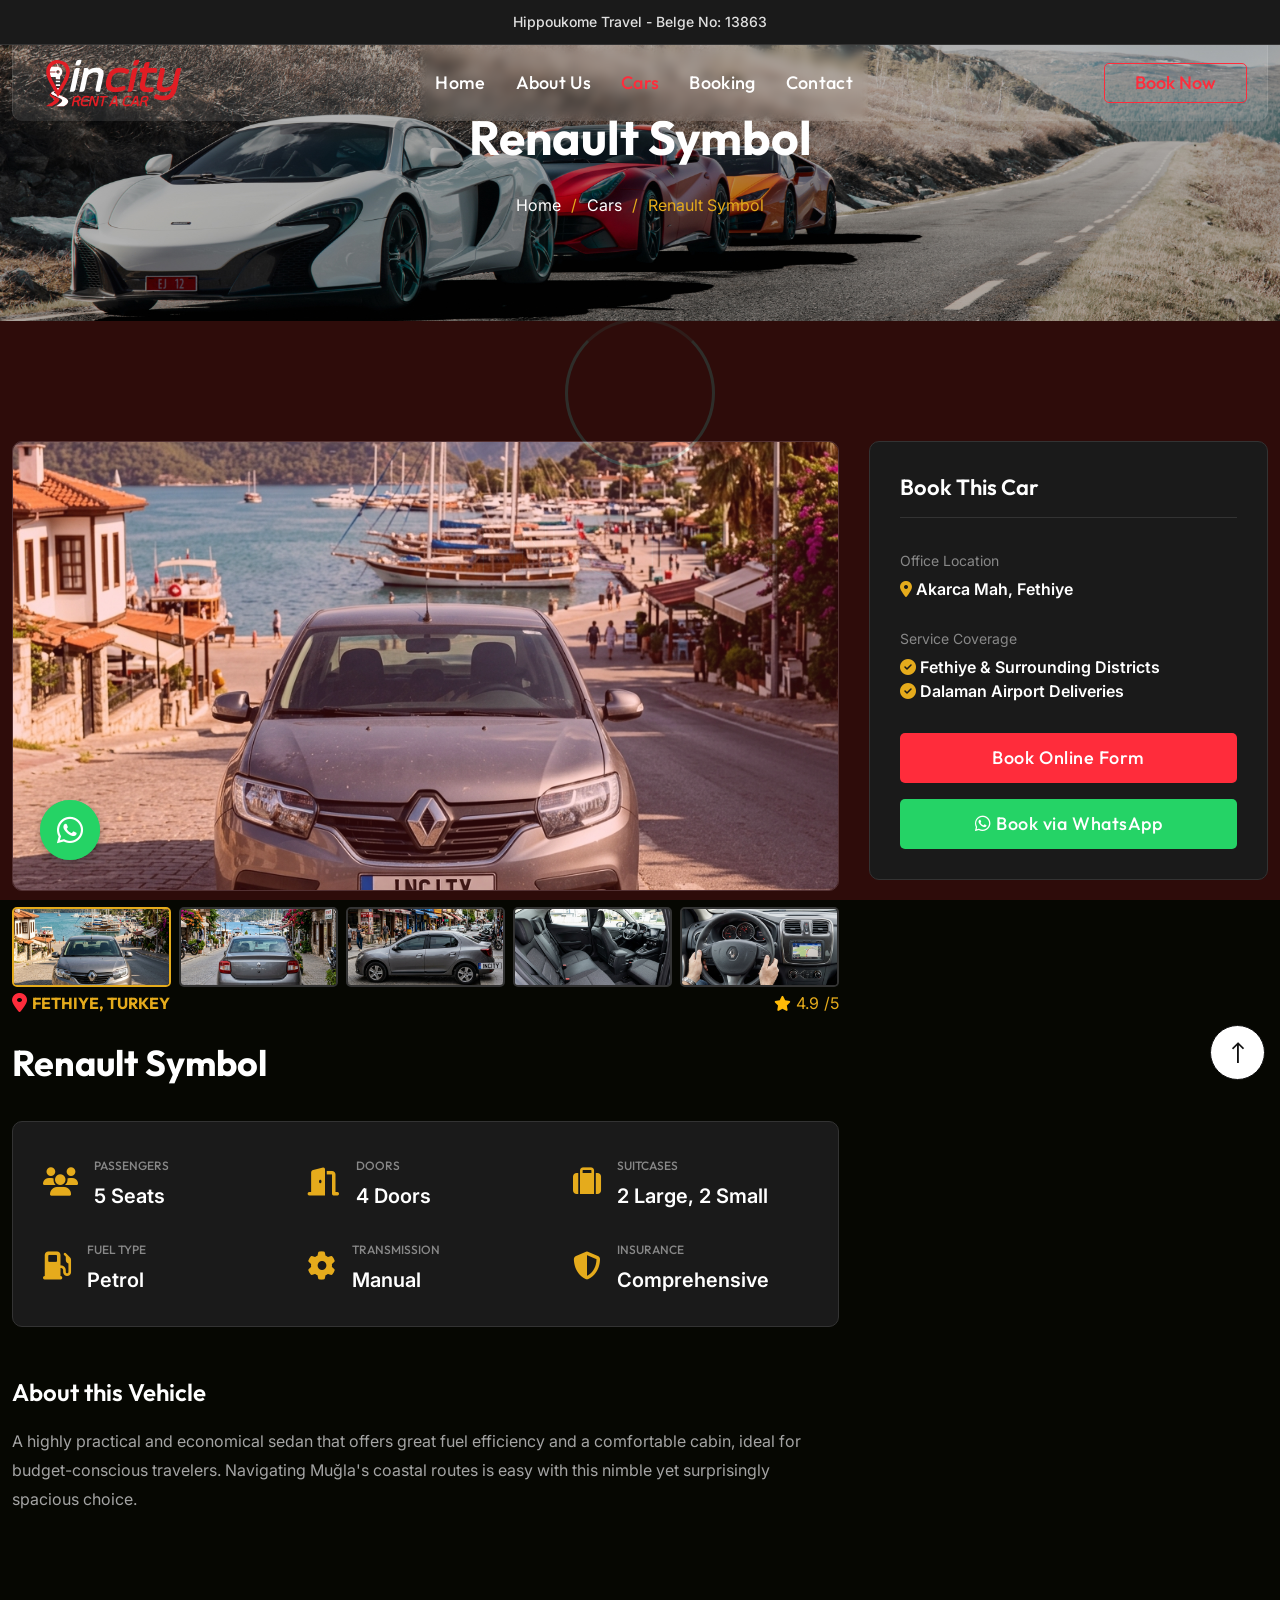
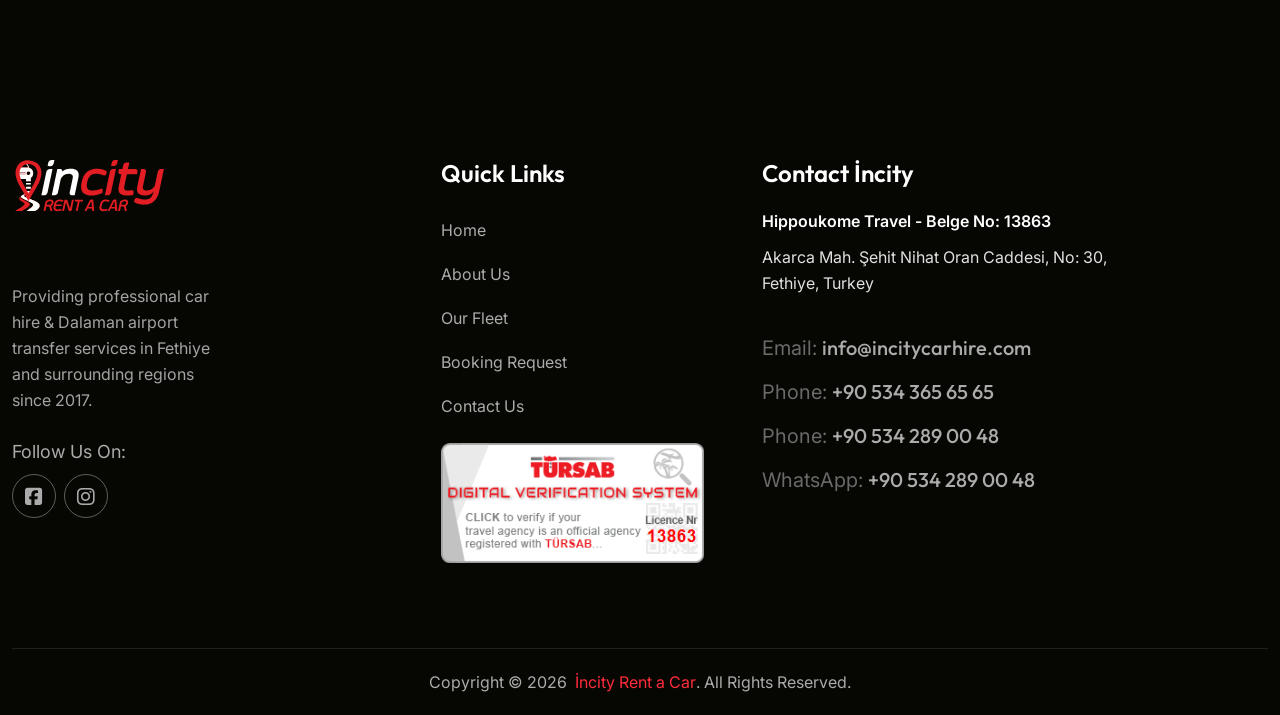
<file: renault-symbol.html>
<!DOCTYPE html>
<html lang="en">
<head>
    <meta charset="utf-8">
    <meta http-equiv="X-UA-Compatible" content="IE=edge">
    <meta name="viewport" content="width=device-width, initial-scale=1.0, maximum-scale=1.0, user-scalable=0">

    <title>Renault Symbol Details | İncity Rent a Car Fethiye</title>
    <meta name="description" content="View specifications and details for Renault Symbol rental car in Fethiye. Book directly online or via WhatsApp.">

    <link href="assets/css/bootstrap.css" rel="stylesheet">    
    <link href="assets/css/fontawesome-all.css" rel="stylesheet">  
    <link href="assets/css/iconfont.css" rel="stylesheet">  
    <link href="assets/css/owl.css" rel="stylesheet">
    <link href="assets/css/global.css" rel="stylesheet">
    <link href="assets/css/jquery.fancybox.min.css" rel="stylesheet">
    <link href="assets/css/elements-css/header.css" rel="stylesheet">
    <link href="assets/css/elements-css/footer.css" rel="stylesheet">
    <link href="assets/css/style.css" rel="stylesheet">
    <link href="assets/css/responsive.css" rel="stylesheet">

    <!-- Fav Icon -->
    <link rel="shortcut icon" href="assets/images/favicon.png" type="image/x-icon">
    <link rel="icon" href="assets/images/favicon.png" type="image/x-icon">

    <!-- Google Fonts -->
    <link href="https://fonts.googleapis.com/css2?family=Inter:wght@300;400;500;600;700;800;900&display=swap" rel="stylesheet">
    <link href="https://fonts.googleapis.com/css2?family=Outfit:wght@100..900&display=swap" rel="stylesheet">
</head>

<body class="boxed_wrapper dark-bg">

<!-- preloader -->
<div class="loader-wrap">
    <div class="preloader">
        <div class="preloader-close">x</div>
        <div id="handle-preloader" class="handle-preloader">
            <div class="animation-preloader">
                <div class="spinner"></div>
                <div class="txt-loading">
                    <span data-text-preloader="I" class="letters-loading">I</span>
                    <span data-text-preloader="N" class="letters-loading">N</span>
                    <span data-text-preloader="C" class="letters-loading">C</span>
                    <span data-text-preloader="I" class="letters-loading">I</span>
                    <span data-text-preloader="T" class="letters-loading">T</span>
                    <span data-text-preloader="Y" class="letters-loading">Y</span>
                </div>
            </div>  
        </div>
    </div>
</div>
<!-- preloader end -->

<!-- Main Header -->
<header class="header dark-header">
        <!-- Top Bar -->
        <div class="top-bar" style="background-color: #1a1a1a; padding: 10px 0; border-bottom: 1px solid #333; text-align: center;">
            <div class="container">
                <p style="margin: 0; color: #e0e0e0; font-size: 14px; font-weight: 500;">
                    Hippoukome Travel - Belge No: 13863
                </p>
            </div>
        </div>
    <div class="main_header">
        <div class="container"> 
            <div class="main_header_inner">
                <div class="main_header_logo">
                    <figure>
                        <a href="index.html">
                            <img src="incity-logo.svg" alt="İncity Rent a Car Logo" style="height: 50px; width: auto;">
                        </a>
                    </figure>
                </div>
                <div class="main_header_menu menu_area">
                    <div class="mobile-nav-toggler">
                        <span class="icon-bar"></span>
                        <span class="icon-bar"></span>
                        <span class="icon-bar"></span>
                        <span class="icon-bar"></span>
                    </div>
                    <nav class="main-menu">
                        <div class="collapse navbar-collapse show" id="navbarSupportedContent">
                            <ul class="navigation">
                                <li><a href="index.html">Home</a></li>
                                <li><a href="about-us.html">About Us</a></li>
                                <li class="active"><a href="car-fleet.html">Cars</a></li>
                                <li><a href="booking.html">Booking</a></li>
                                <li><a href="contact.html">Contact</a></li>
                            </ul>
                        </div>
                    </nav>
                </div>
                <div class="header_right_content">
                    <div class="link-btn">
                        <a href="booking.html" class="btn-style-one">
                            Book Now
                        </a>
                    </div>
                </div>
            </div>
        </div>
    </div>

    <!-- Sticky Header-->
    <div class="sticky_header">
        <!-- Top Bar inside Sticky Header -->
        <div class="top-bar" style="background-color: #1a1a1a; padding: 10px 0; border-bottom: 1px solid #333; text-align: center;">
            <div class="container">
                <p style="margin: 0; color: #e0e0e0; font-size: 14px; font-weight: 500;">
                    Hippoukome Travel - Belge No: 13863
                </p>
            </div>
        </div>
        <div class="container">
            <div class="main_header_inner">
                <div class="main_header_logo">
                    <figure>
                        <a href="index.html">
                            <img src="incity-logo.svg" alt="İncity Rent a Car Logo" style="height: 45px; width: auto;">
                        </a>
                    </figure>
                </div>
                <div class="main_header_menu menu_area">
                    <nav class="main-menu">
                        <!-- Keep This Empty / Menu will come through Javascript -->
                    </nav>
                </div>
                <div class="header_right_content">
                    <div class="link-btn">
                        <a href="booking.html" class="btn-style-one">
                            Book Now
                        </a>
                    </div>
                </div>
            </div>            
        </div> 
    </div>

    <!-- Mobile Menu  -->
    <div class="mobile-menu">
        <div class="menu-backdrop"></div>
        <div class="close-btn">X</div>        
        <nav class="menu-box">
            <div class="nav-logo">
                <a href="index.html">
                    <img src="incity-logo.svg" alt="İncity Rent a Car Logo" style="height: 50px; width: auto;">
                </a>
            </div>
            <div class="menu-outer"><!-- Here Menu Will Come Automatically Via Javascript --></div>
            <div class="contact-info">
                <h4>Contact Info</h4>
                <ul>
                    <li>Akarca Mah. Şehit Nihat Oran Caddesi, No: 30, Fethiye</li>
                    <li><a href="tel:+905343656565">+90 534 365 65 65 (Call)</a></li>
                    <li><a href="tel:+905342890048">+90 534 289 00 48 (Call)</a></li>
                    <li><a href="https://wa.me/905342890048" target="_blank">+90 534 289 00 48 (WhatsApp)</a></li>
                    <li><a href="mailto:info@incitycarhire.com">info@incitycarhire.com</a></li>
                </ul>
            </div>
            <ul class="social-links centred">
                <li><a href="https://facebook.com/incityrentacar" target="_blank"><span class="fab fa-facebook-square"></span></a></li>
                <li><a href="https://instagram.com/incityrentacar" target="_blank"><span class="fab fa-instagram"></span></a></li>
            </ul>
        </nav>
    </div>
</header>

<!-- Page Title Area -->
<section class="page-title-area" style="background-image: url(assets/images/background/dark-vedio-bg.jpg); padding: 100px 0; background-position: center; background-size: cover; position: relative;">
    <div class="container text-center">
        <h1 style="color: #fff; font-size: 48px; font-weight: 700; margin-bottom: 15px;">Renault Symbol</h1>
        <ul style="display: flex; justify-content: center; gap: 10px; color: #e5ab1c; list-style: none; font-size: 16px; padding: 0;">
            <li><a href="index.html" style="color: #fff;">Home</a></li>
            <li>/</li>
            <li><a href="car-fleet.html" style="color: #fff;">Cars</a></li>
            <li>/</li>
            <li>Renault Symbol</li>
        </ul>
    </div>
</section>

<!-- Car Details Section -->
<section class="car-details-section pt_120 pb_120">
    <div class="container">
        <div class="row">
            <div class="col-lg-8 col-md-12">
                <div class="car-details-infobox">
                    
                    <div class="car-gallery mb_40">
                        <div class="main-img mb-3" style="border-radius: 10px; overflow: hidden; border: 1px solid #333; height: 450px; cursor: pointer;" onclick="openFancybox()">
                            <img id="mainGalleryImage" src="assets/images/cars/symbol_front.png" alt="Renault Symbol" style="width: 100%; height: 100%; object-fit: cover;">
                        </div>
                        
                        <!-- Hidden links for Fancybox swiping -->
                        <div style="display:none;">
                            <a id="fb-link-0" href="assets/images/cars/symbol_front.png" data-fancybox="gallery"></a>
                            <a id="fb-link-1" href="assets/images/cars/symbol_back.png" data-fancybox="gallery"></a>
                            <a id="fb-link-2" href="assets/images/cars/symbol_side.png" data-fancybox="gallery"></a>
                            <a id="fb-link-3" href="assets/images/cars/symbol_interior.png" data-fancybox="gallery"></a>
                            <a id="fb-link-4" href="assets/images/cars/symbol_dash.png" data-fancybox="gallery"></a>
                        </div>
                        
                        <div class="d-flex justify-content-between gap-2 mt-2">
                            <div style="flex: 1; border-radius: 5px; overflow: hidden; border: 2px solid #e5ab1c; cursor: pointer; height: 80px; transition: all 0.2s;" onclick="changeMainImg(this, 0, 'assets/images/cars/symbol_front.png')">
                                <img src="assets/images/cars/symbol_front.png" alt="Front" style="width: 100%; height: 100%; object-fit: cover;">
                            </div>
                            <div style="flex: 1; border-radius: 5px; overflow: hidden; border: 2px solid #333; cursor: pointer; height: 80px; transition: all 0.2s;" onclick="changeMainImg(this, 1, 'assets/images/cars/symbol_back.png')">
                                <img src="assets/images/cars/symbol_back.png" alt="Rear" style="width: 100%; height: 100%; object-fit: cover;">
                            </div>
                            <div style="flex: 1; border-radius: 5px; overflow: hidden; border: 2px solid #333; cursor: pointer; height: 80px; transition: all 0.2s;" onclick="changeMainImg(this, 2, 'assets/images/cars/symbol_side.png')">
                                <img src="assets/images/cars/symbol_side.png" alt="Side" style="width: 100%; height: 100%; object-fit: cover;">
                            </div>
                            <div style="flex: 1; border-radius: 5px; overflow: hidden; border: 2px solid #333; cursor: pointer; height: 80px; transition: all 0.2s;" onclick="changeMainImg(this, 3, 'assets/images/cars/symbol_interior.png')">
                                <img src="assets/images/cars/symbol_interior.png" alt="Interior" style="width: 100%; height: 100%; object-fit: cover;">
                            </div>
                            <div style="flex: 1; border-radius: 5px; overflow: hidden; border: 2px solid #333; cursor: pointer; height: 80px; transition: all 0.2s;" onclick="changeMainImg(this, 4, 'assets/images/cars/symbol_dash.png')">
                                <img src="assets/images/cars/symbol_dash.png" alt="Dashboard" style="width: 100%; height: 100%; object-fit: cover;">
                            </div>
                        </div>
                    </div>

                    <script>
                    let activeIndex = 0;
                    function changeMainImg(thumbnail, index, imgSrc) {
                        document.getElementById('mainGalleryImage').src = imgSrc;
                        const thumbs = thumbnail.parentElement.children;
                        for (let t of thumbs) {
                            t.style.borderColor = '#333';
                        }
                        thumbnail.style.borderColor = '#e5ab1c';
                        activeIndex = index;
                    }
                    function openFancybox() {
                        document.getElementById('fb-link-' + activeIndex).click();
                    }
                    </script>
                    
                    <div class="rating-location-box mb-3 d-flex justify-content-between align-items-center">
                        <div class="location" style="color: #e5ab1c; font-size: 16px;"><i class="fas fa-map-marker-alt"></i> Fethiye, Turkey</div>
                        <div class="rating" style="color: #e5ab1c; font-size: 16px;"><i class="fas fa-star"></i> <span>4.9</span>/5</div>
                    </div>

                    <h2 style="color: #fff; font-size: 36px; font-weight: 700; margin-bottom: 30px;">Renault Symbol</h2>

                    <!-- Specs Details List -->
                    <div class="car-details-feature-list mb_50" style="background-color: #1a1a1a; padding: 30px; border-radius: 10px; border: 1px solid #333;">
                        <div class="row">
                            <div class="col-md-4 col-sm-6 mb-4">
                                <div class="d-flex align-items-center gap-3">
                                    <span style="font-size: 28px; color: #e5ab1c;"><i class="fas fa-users"></i></span>
                                    <div>
                                        <h6 style="margin: 0; font-size: 12px; color: #888; text-transform: uppercase;">Passengers</h6>
                                        <span style="color: #fff; font-weight: 600;">5 Seats</span>
                                    </div>
                                </div>
                            </div>
                            <div class="col-md-4 col-sm-6 mb-4">
                                <div class="d-flex align-items-center gap-3">
                                    <span style="font-size: 28px; color: #e5ab1c;"><i class="fas fa-door-open"></i></span>
                                    <div>
                                        <h6 style="margin: 0; font-size: 12px; color: #888; text-transform: uppercase;">Doors</h6>
                                        <span style="color: #fff; font-weight: 600;">4 Doors</span>
                                    </div>
                                </div>
                            </div>
                            <div class="col-md-4 col-sm-6 mb-4">
                                <div class="d-flex align-items-center gap-3">
                                    <span style="font-size: 28px; color: #e5ab1c;"><i class="fas fa-suitcase"></i></span>
                                    <div>
                                        <h6 style="margin: 0; font-size: 12px; color: #888; text-transform: uppercase;">Suitcases</h6>
                                        <span style="color: #fff; font-weight: 600;">2 Large, 2 Small</span>
                                    </div>
                                </div>
                            </div>
                            <div class="col-md-4 col-sm-6 mb-4 mb-md-0">
                                <div class="d-flex align-items-center gap-3">
                                    <span style="font-size: 28px; color: #e5ab1c;"><i class="fas fa-gas-pump"></i></span>
                                    <div>
                                        <h6 style="margin: 0; font-size: 12px; color: #888; text-transform: uppercase;">Fuel Type</h6>
                                        <span style="color: #fff; font-weight: 600;">Petrol</span>
                                    </div>
                                </div>
                            </div>
                            <div class="col-md-4 col-sm-6 mb-4 mb-md-0">
                                <div class="d-flex align-items-center gap-3">
                                    <span style="font-size: 28px; color: #e5ab1c;"><i class="fas fa-cog"></i></span>
                                    <div>
                                        <h6 style="margin: 0; font-size: 12px; color: #888; text-transform: uppercase;">Transmission</h6>
                                        <span style="color: #fff; font-weight: 600;">Manual</span>
                                    </div>
                                </div>
                            </div>
                            <div class="col-md-4 col-sm-6">
                                <div class="d-flex align-items-center gap-3">
                                    <span style="font-size: 28px; color: #e5ab1c;"><i class="fas fa-shield-alt"></i></span>
                                    <div>
                                        <h6 style="margin: 0; font-size: 12px; color: #888; text-transform: uppercase;">Insurance</h6>
                                        <span style="color: #fff; font-weight: 600;">Comprehensive</span>
                                    </div>
                                </div>
                            </div>
                        </div>
                    </div>

                    <!-- Description Box -->
                    <div class="car-details-about-box mb_50">
                        <h4 style="color: #fff; font-size: 24px; font-weight: 600; margin-bottom: 20px;">About this Vehicle</h4>
                        <p style="color: #a4a4a4; font-size: 16px; line-height: 1.8;">A highly practical and economical sedan that offers great fuel efficiency and a comfortable cabin, ideal for budget-conscious travelers. Navigating Muğla's coastal routes is easy with this nimble yet surprisingly spacious choice.</p>
                    </div>

                </div>
            </div>

            <!-- Booking Sidebar -->
            <div class="col-lg-4 col-md-12">
                <div class="booking-sidebar" style="background-color: #1a1a1a; padding: 30px; border-radius: 10px; border: 1px solid #333; position: sticky; top: 100px;">
                    <h4 style="color: #fff; font-size: 22px; font-weight: 600; margin-bottom: 25px; border-bottom: 1px solid #333; padding-bottom: 15px;">Book This Car</h4>
                    
                    <div style="margin-bottom: 20px;">
                        <span style="color: #888; font-size: 14px;">Office Location</span>
                        <p style="color: #fff; margin: 0; font-weight: 600;"><i class="fas fa-map-marker-alt" style="color: #e5ab1c;"></i> Akarca Mah, Fethiye</p>
                    </div>
                    
                    <div style="margin-bottom: 30px;">
                        <span style="color: #888; font-size: 14px;">Service Coverage</span>
                        <p style="color: #fff; margin: 0; font-weight: 600;"><i class="fas fa-check-circle" style="color: #e5ab1c;"></i> Fethiye & Surrounding Districts</p>
                        <p style="color: #fff; margin: 0; font-weight: 600;"><i class="fas fa-check-circle" style="color: #e5ab1c;"></i> Dalaman Airport Deliveries</p>
                    </div>
                    
                    <div class="d-grid gap-3">
                        <a href="booking.html?car=Renault%20Symbol" class="btn-style-four text-center py-3" style="width: 100%; border-radius: 5px;">Book Online Form</a>
                        
                        <a href="https://wa.me/905342890048?text=%2AINQUIRY%20FOR%20VEHICLE%20%28Renault%20Symbol%29%2A%0A%0AHello%2C%20I%20am%20interested%20in%20renting%20the%20Renault%20Symbol%20in%20Fethiye.%20Please%20check%20availability.%20Thank%20you%21" target="_blank" class="btn-style-four text-center py-3" style="width: 100%; background-color: #25d366; border-color: #25d366; color: #fff; border-radius: 5px;">
                            <i class="fab fa-whatsapp"></i> Book via WhatsApp
                        </a>
                    </div>
                </div>
            </div>
        </div>
    </div>
</section>

<!-- Main Footer -->
<footer class="main_footer">
    <div class="container">
        <div class="footer-top-outer">
            <div class="row">
                <div class="col-xl-4 col-lg-4 col-md-6 col-sm-12">
                    <div class="footer_widget footer_about_widget">
                        <figure class="footer_widget_logo">
                            <a href="index.html">
                                <img src="incity-logo.svg" alt="İncity Rent a Car" style="height: 55px; width: auto; margin-bottom: 20px;">
                            </a>
                        </figure>
                        <p style="color: #a4a4a4;">Providing professional car hire & Dalaman airport transfer services in Fethiye and surrounding regions since 2017.</p>
                        <h6 class="mt-4"><strong>Follow Us On:</strong></h6>
                        <ul class="social-links">
                            <li><a href="https://facebook.com/incityrentacar" target="_blank"><i class="fab fa-square-facebook"></i></a></li>
                            <li><a href="https://instagram.com/incityrentacar" target="_blank"><i class="fab fa-instagram"></i></a></li>
                        </ul>
                    </div>
                </div>
                <div class="col-xl-3 col-lg-3 col-md-6 col-sm-12">
                    <div class="footer_widget footer_resources_widget">
                        <h4 class="footer_widget_title">Quick Links</h4>
                        <ul class="resources_page_list">
                            <li><a href="index.html">Home</a></li>
                            <li><a href="about-us.html">About Us</a></li>
                            <li><a href="car-fleet.html">Our Fleet</a></li>
                            <li><a href="booking.html">Booking Request</a></li>
                            <li><a href="contact.html">Contact Us</a></li>
                        </ul>
                            <div style="margin-top: 15px;">
                                <a href="https://www.tursab.org.tr/tr/ddsv" target="_blank" ><img src="assets/images/tursab-dvs-13863.png" alt="TÜRSAB Digital Verification System" style="height: 120px; width: auto;" /></a>
                            </div>
                    </div>
                </div>
                <div class="col-xl-5 col-lg-5 col-md-6 col-sm-12">
                    <div class="footer_widget footer_contact_widget">
                        <h4 class="footer_widget_title">Contact İncity</h4>
                        <p style="color: #fff; font-weight: 600; margin-bottom: 10px;">Hippoukome Travel - Belge No: 13863</p>
                            <p>Akarca Mah. Şehit Nihat Oran Caddesi, No: 30, Fethiye, Turkey</p>
                        <ul class="footer-info-list">
                            <li>Email: <a href="mailto:info@incitycarhire.com">info@incitycarhire.com</a></li>
                            <li>Phone: <a href="tel:+905343656565">+90 534 365 65 65</a></li>
                            <li>Phone: <a href="tel:+905342890048">+90 534 289 00 48</a></li>
                            <li>WhatsApp: <a href="https://wa.me/905342890048" target="_blank">+90 534 289 00 48</a></li>
                        </ul>
                    </div>
                </div>
            </div>
        </div>
        <div class="footer-bottom-outer" style="flex-direction: column; padding: 20px 0px;">
            <div class="copyright">Copyright &copy; 2026 &nbsp;<a href="index.html">İncity Rent a Car</a>. All Rights Reserved.</div>            
        </div>
    </div>
</footer>

<!-- Scroll to Top -->
<button class="scroll-top scroll-to-target" data-target="html">
    <i class="icon-13"></i>
</button>

<!-- Include Js -->
<script src="assets/js/jquery-3.7.1.min.js"></script>
<script src="assets/js/jquery-ui.js"></script>
<script src="assets/js/moment.min.js"></script>
<script src="assets/js/daterangepicker.min.js"></script>
<script src="assets/js/bootstrap.min.js"></script>
<script src="assets/js/popper.min.js"></script>
<script src="assets/js/select2.min.js"></script>
<script src="assets/js/jquery.nice-select.min.js"></script>
<script src="assets/js/jquery.fancybox.js"></script>
<script src="assets/js/appear.js"></script>
<script src="assets/js/wow.js"></script>
<script src="assets/js/owl.js"></script>
<script src="assets/js/validation.js"></script>
<script src="assets/language-switcher/jquery.polyglot.language.switcher.js"></script>
<script src="assets/js/main.js"></script>

<!-- Floating WhatsApp Button -->
<a href="https://wa.me/905342890048" class="whatsapp-float" target="_blank" aria-label="Contact us on WhatsApp">
    <i class="fab fa-whatsapp whatsapp-icon"></i>
</a>

<style>
.whatsapp-float {
    position: fixed;
    width: 60px;
    height: 60px;
    bottom: 40px;
    left: 40px;
    background-color: #25d366;
    color: #FFF;
    border-radius: 50%;
    text-align: center;
    font-size: 30px;
    box-shadow: 0px 4px 10px rgba(0, 0, 0, 0.3);
    z-index: 9999;
    display: flex;
    align-items: center;
    justify-content: center;
    text-decoration: none;
    transition: all 0.3s ease-in-out;
}
.whatsapp-float:hover {
    background-color: #20ba5a;
    color: #FFF;
    transform: scale(1.1);
    box-shadow: 0px 6px 15px rgba(0, 0, 0, 0.4);
}
.whatsapp-icon {
    margin: 0;
}
.whatsapp-float::before {
    content: '';
    position: absolute;
    width: 100%;
    height: 100%;
    border-radius: 50%;
    background-color: #25d366;
    opacity: 0.7;
    z-index: -1;
    animation: whatsapp-pulse 2s infinite;
}
@keyframes whatsapp-pulse {
    0% {
        transform: scale(1);
        opacity: 0.7;
    }
    100% {
        transform: scale(1.4);
        opacity: 0;
    }
}
</style>

</body>
</html>
</file>
<file: assets/css/iconfont.css>
@font-face {
  font-family: 'icomoon';
  src:  url('../fonts/icomoon.eot?2ifihz');
  src:  url('../fonts/icomoon.eot?2ifihz#iefix') format('embedded-opentype'),
    url('../fonts/icomoon.ttf?2ifihz') format('truetype'),
    url('../fonts/icomoon.woff?2ifihz') format('woff'),
    url('../fonts/icomoon.svg?2ifihz#icomoon') format('svg');
  font-weight: normal;
  font-style: normal;
  font-display: block;
}

[class^="icon-"], [class*=" icon-"] {
  /* use !important to prevent issues with browser extensions that change fonts */
  font-family: 'icomoon' !important;
  speak: never;
  font-style: normal;
  font-weight: normal;
  font-variant: normal;
  text-transform: none;
  line-height: 1;

  /* Better Font Rendering =========== */
  -webkit-font-smoothing: antialiased;
  -moz-osx-font-smoothing: grayscale;
}

.icon-1:before {
  content: "\e900";
}
.icon-2:before {
  content: "\e901";
}
.icon-3:before {
  content: "\e902";
}
.icon-4:before {
  content: "\e903";
}
.icon-5:before {
  content: "\e904";
}
.icon-6:before {
  content: "\e905";
}
.icon-7:before {
  content: "\e906";
}
.icon-8:before {
  content: "\e907";
}
.icon-9:before {
  content: "\e908";
}
.icon-10:before {
  content: "\e909";
}
.icon-11:before {
  content: "\e90a";
}
.icon-12:before {
  content: "\e90b";
}
.icon-13:before {
  content: "\e90c";
}
.icon-14:before {
  content: "\e90d";
}
.icon-15:before {
  content: "\e90e";
}
.icon-16:before {
  content: "\e90f";
}
.icon-17:before {
  content: "\e910";
}
.icon-18:before {
  content: "\e911";
}
.icon-19:before {
  content: "\e912";
}
.icon-20:before {
  content: "\e913";
}
.icon-21:before {
  content: "\e914";
}
.icon-22:before {
  content: "\e915";
}
.icon-23:before {
  content: "\e916";
}
.icon-24:before {
  content: "\e917";
}
.icon-25:before {
  content: "\e918";
}
.icon-26:before {
  content: "\e919";
}
.icon-27:before {
  content: "\e91a";
}
.icon-28:before {
  content: "\e91b";
}
.icon-29:before {
  content: "\e91c";
}
.icon-30:before {
  content: "\e91d";
}
.icon-31:before {
  content: "\e91e";
}
.icon-32:before {
  content: "\e91f";
}
.icon-33:before {
  content: "\e920";
}
.icon-34:before {
  content: "\e921";
}
.icon-35:before {
  content: "\e922";
}
.icon-36:before {
  content: "\e923";
}
.icon-37:before {
  content: "\e924";
}
.icon-38:before {
  content: "\e925";
}
.icon-39:before {
  content: "\e926";
}
.icon-40:before {
  content: "\e927";
}
.icon-41:before {
  content: "\e928";
}
.icon-42:before {
  content: "\e929";
}
.icon-43:before {
  content: "\e92a";
}
.icon-44:before {
  content: "\e92b";
}
.icon-45:before {
  content: "\e92c";
}
.icon-46:before {
  content: "\e92d";
}
.icon-47:before {
  content: "\e92e";
}
.icon-48:before {
  content: "\e92f";
}
.icon-49:before {
  content: "\e930";
}
.icon-50:before {
  content: "\e931";
}
.icon-51:before {
  content: "\e932";
}
.icon-52:before {
  content: "\e933";
}
.icon-53:before {
  content: "\e934";
}
.icon-54:before {
  content: "\e935";
}
</file>
<file: assets/css/global.css>
:root{
    --primary-color: #111;
    --body-color: #6a6a6a;
    --grey-bg: #F6F6F6;
    --rating-color: #FFBA07;
    --theme-color: #FF2C3B;
    --primary-font: "Outfit", sans-serif;
    --secondary-font: 'Inter', sans-serif;
}
* {
    margin:0px;
    padding:0px;
    border:none;
    outline:none;
}
.row{
    --bs-gutter-x: 30px;
}
body {
    font-size:20px;    
    line-height:32px;
    font-weight:400;
    color: var(--body-color);
    background-size:cover;
    font-style: normal;
    font-family: var(--secondary-font);
    background-repeat:no-repeat;
    background-position:center top;
    -webkit-font-smoothing: antialiased;
}
.boxed_wrapper {
    position: relative;
    overflow-x: hidden;
    margin: 0 auto;
    width: 100%;
    background-color: #ffffff;
    min-width: 300px;
}
.boxed_wrapper.dark-bg {
    background-color: #060702;
}
.container-fulid{
    max-width: 1920px;
    width: 100%;
    margin: 0 auto;
}
.container{
    max-width: 1320px;
    width: 100%;
}
a{
    text-decoration:none;
    transition:all 500ms ease;
    -moz-transition:all 500ms ease;
    -webkit-transition:all 500ms ease;
    -ms-transition:all 500ms ease;
    -o-transition:all 500ms ease;
}  
a:hover{
    text-decoration:none;
    outline:none;
}  
input,button,select,textarea{
    font-weight: 400;
    font-size: 14px;
    background: transparent;
}  
::-webkit-input-placeholder {
    color: inherit;
}  
::-moz-input-placeholder {
    color: inherit;
}  
::-ms-input-placeholder {
    color: inherit;
}
ul,li{
    list-style:none;
    padding:0px;
    margin:0px; 
}
button:focus,
input:focus,
textarea:focus{
    outline: none;
    box-shadow: none;
}  
p{  
    font-style: normal;
    font-weight: 400;
    font-size: 16px;
    line-height: 24px;
    margin: 0;
    color: var(--primary-color);
    font-family: var(--secondary-font);
}  
.dark-bg p,
body.dark-bg p {
    color: #e0e0e0;
}
h1,h2,h3,h4,h5,h6{
    margin: 0;
    color: var(--primary-color);
    font-family: var(--primary-font);
}
h1{
    font-size: 64px;
    line-height: 74px;
    font-weight: 700;
}
h2{
    font-size: 48px;
    line-height: 56px;
    font-weight: 700;
}
h3{
    font-size: 32px;
    line-height: 42px;
    font-weight: 700;
}
h4{
    font-size: 24px;
    line-height: 30px;
    font-weight: 700;
}
h5{
    font-size: 20px;
    line-height: 30px;
}
h6{
    font-size: 16px;
    line-height: 28px;
}
.centred{
    text-align: center;
}
figure{
    margin: 0px;
}
img {
    display: inline-block;
    max-width: 100%;
    height: auto;
    transition-delay: .1s;
    transition-timing-function: ease-in-out;
    transition-duration: .7s;
    transition-property: all;
}
/* Preloader */
.handle-preloader {
    align-items: center;
    -webkit-align-items: center;
    display: flex;
    display: -ms-flexbox;
    height: 100%;
    justify-content: center;
    -webkit-justify-content: center;
    position: fixed;
    left: 0;
    top: 0;
    width: 100%;
    background: var(--theme-color);
    z-index: 9999999;
}  
.preloader-close{
    position: fixed;
    z-index: 99999999;
    font-size: 18px;
    background: #fff;
    width: 30px;
    height: 30px;
    line-height: 26px;
    text-align: center;
    cursor: pointer;
    right: 15px;
    top: 15px;
    border-radius: 50%;
}  
.handle-preloader .animation-preloader {
    position: absolute;
    z-index: 100;
}  
.handle-preloader .animation-preloader .spinner{
    animation: spinner 1s infinite linear;
    border-radius: 50%;
    height: 150px;
    margin: 0 auto 45px auto;
    width: 150px;
}  
.handle-preloader .animation-preloader .txt-loading {
    text-align: center;
    user-select: none;
}  
.handle-preloader .animation-preloader .txt-loading .letters-loading:before{
    animation: letters-loading 4s infinite;
    content: attr(data-text-preloader);
    left: 0;
    opacity: 0;
    top:0;
    position: absolute;
}  
.handle-preloader .animation-preloader .txt-loading .letters-loading{
    font-family: var(--primary-font);
    font-weight: 500;
    letter-spacing: 15px;
    display: inline-block;
    position: relative;
    font-size: 70px;
    line-height: 70px;
    text-transform: uppercase;
    color: transparent;
    -webkit-text-stroke-width: 1px;
    -webkit-text-stroke-color: rgba(255, 255, 255, 0.30);
}  
.handle-preloader .animation-preloader .txt-loading .letters-loading:nth-child(2):before {animation-delay: 0.2s;}
.handle-preloader .animation-preloader .txt-loading .letters-loading:nth-child(3):before {animation-delay: 0.4s;}
.handle-preloader .animation-preloader .txt-loading .letters-loading:nth-child(4):before {animation-delay: 0.6s;}
.handle-preloader .animation-preloader .txt-loading .letters-loading:nth-child(5):before {animation-delay: 0.8s;}
.handle-preloader .animation-preloader .txt-loading .letters-loading:nth-child(6):before { animation-delay: 1s;}
.handle-preloader .animation-preloader .txt-loading .letters-loading:nth-child(7):before { animation-delay: 1.2s;}
.handle-preloader .animation-preloader .txt-loading .letters-loading:nth-child(8):before { animation-delay: 1.4s;}
.handle-preloader .loader-section {
    background-color: #ffffff;
    height: 100%;
    position: fixed;
    top: 0;
    width: calc(50% + 1px);
}  
.preloader .loaded .animation-preloader {
    opacity: 0;
    transition: 0.3s ease-out;
}  
.handle-preloader .animation-preloader .txt-loading .letters-loading{
    
}  
.handle-preloader .animation-preloader .txt-loading .letters-loading:before{
    color: #ffffff;
}  
.handle-preloader .animation-preloader .spinner{
    border: 3px solid #ffffff;
    border-top-color: rgba(255, 255, 255, 0.5); 
}  
/* AnimaciÃƒÂ³n del preloader */
@keyframes spinner {
    to {
        transform: rotateZ(360deg);
    }
}
@keyframes letters-loading {
    0%,
    75%,
    100% {
        opacity: 0;
        transform: rotateY(-90deg);
    }  
    25%,
    50% {
        opacity: 1;
        transform: rotateY(0deg);
    }
}
@media screen and (max-width: 767px) {
    .handle-preloader .animation-preloader .spinner {
        height: 8em;
        width: 8em;
    }
}
@media screen and (max-width: 500px) {
    .handle-preloader .animation-preloader .spinner {
        height: 7em;
        width: 7em;
    }
    .handle-preloader .animation-preloader .txt-loading .letters-loading {
        font-size: 30px; 
        letter-spacing: 10px;
    }
}
.social-links{
    display: flex;
    align-items: center;
    gap: 8px;
    flex-wrap: wrap;
}
.social-links li a{
    display: inline-block;
    font-size: 20px;
    width: 44px;
    height: 44px;
    line-height: 44px;
    text-align: center;
    border-radius: 30px;
    color: rgb(255 255 255 / 30%);
    border: 1px solid rgba(255, 255, 255, 0.35);
    transition: all .5s;
}
.social-links li a:hover{
    color: #fff;
    background-color: var(--theme-color);
    border-color: var(
    --theme-color);
}
.owl-dots-none .owl-dots,
.owl-nav-none .owl-nav{
  display: none !important;
}
.accordion_box .block .acc-content{
    display:none;
}  
.accordion_box .block .acc-content.current{
    display:block;  
}
.mr_30{
    margin-right: 30px;
}
.pt_50{
    padding-top: 50px;
}
.mb_60{
    margin-bottom: 60px;
}
.mb_50{
    margin-bottom: 50px;
}
.mb_30{
    margin-bottom: 30px;
}
.pt_120{
    padding-top: 120px;
}
.pb_120{
    padding-bottom: 120px;
}
.pb_90{
    padding-bottom: 90px;
}
.pb_60{
    padding-bottom: 60px;
}
.section-title-box{
    display: flex;
    align-items: flex-end;
    justify-content: space-between;
    margin-bottom: 60px;
}
.section-title.mb_60{
    margin-bottom: 60px;
}
.section-title span.sub-title{
    font-size: 13px;
    line-height: 19px;
    display: inline-block;
    font-weight: 500;
    margin-bottom: 15px;
    border-radius: 50px;
    color: var(--theme-color);    
    padding: 5px 12px;
    background: rgb(255 44 59 / 10%);
    text-transform: uppercase;
    font-family: var(--secondary-font);
}
.section-title h2.title{
    font-size: 44px;
    line-height: 56px;
    display: block;
    font-weight: 600;
    color: var(--primary-color);
    text-transform: capitalize;
    font-family: var(--primary-font);
}
.section-title.light h2.title{
    color: #ffffff;
}
@media only screen and (max-width: 1199px){
    .section-title h2.title{
        font-size: 36px;
        line-height: 46px;
    }
}
@media only screen and (max-width: 500px){
    .section-title h2.title{
        font-size: 30px;
        line-height: 40px;
    }
}
@-webkit-keyframes ripple {
    70% {
      -webkit-box-shadow: 0 0 0 30px rgba(255, 255, 255, 0);
              box-shadow: 0 0 0 30px rgba(255, 255, 255, 0);
    }
    100% {
      -webkit-box-shadow: 0 0 0 0 rgba(255, 255, 255, 0);
              box-shadow: 0 0 0 0 rgba(255, 255, 255, 0);
    }
}
@keyframes ripple {
    70% {
      -webkit-box-shadow: 0 0 0 30px rgba(255, 255, 255, 0);
              box-shadow: 0 0 0 30px rgba(255, 255, 255, 0);
    }
    100% {
      -webkit-box-shadow: 0 0 0 0 rgba(255, 255, 255, 0);
              box-shadow: 0 0 0 0 rgba(255, 255, 255, 0);
    }
}
.btn-style-one{
    font-size: 18px;
    font-style: normal;
    font-weight: 500;
    line-height: 26px;
    display: inline-block;
    border-radius: 5px;
    color: var(--theme-color);
    padding: 6px 30px 6px 30px;
    font-family: var(
    --primary-font);
    background: transparent;
    border: 1px solid var(--theme-color);
    transition: all .5s;
}
.btn-style-one:hover{
    color: var(--bs-white);
    background: var(--theme-color);
}
.btn-style-two{
    position: relative;
    display: inline-block;
    padding: 0px 25px;
    border-radius: 50px;
    background: var(--primary-color);
    color: #fff;
    border: 1px solid var(--primary-color);
    line-height: 56px;
    min-width: 160px;
    font-weight: 500;
    font-size: 18px;
    text-align: center;
    transition: all 0.5s ease;
    -moz-transition: all 0.5s ease;
    -ms-transition: all 0.5s ease;
    -o-transition: all 0.5s ease;
}
.btn-style-two:hover {
    background: #fff;
    color: var(--theme-color);
    border-color: var(--theme-color);
}
.btn-style-three{
    font-size: 18px;
    line-height: 28px;
    font-weight: 500;
    color: var(--primary-color);
    border-radius: 5px;
    display: inline-block;
    padding: 5px 20px;
    font-family: var(--primary-font);
    border: 1px solid var(--primary-color);
    transition: all 500ms;
}
.btn-style-three:hover{
    color: #ffffff;
    background: var(--theme-color);
    border-color: var(--theme-color);
}
.btn-style-four {
    color: #fff;
    font-family: var(--primary-font);
    font-size: 18px;
    font-weight: 500;
    line-height: 1;
    display: inline-block;
    letter-spacing: .54px;
    white-space: nowrap;
    background-color: var(--theme-color);
    padding: 20px 50px;
    border-radius: 5px;
    overflow: hidden;
    position: relative;
    z-index: 1;
}
.btn-style-four::after {
    position: absolute;
    content: "";
    display: block;
    left: -20%;
    right: -20%;
    top: -4%;
    height: 150%;
    width: 150%;
    bottom: 0;
    border-radius: 2px;
    background-color: #000;
    transform: skewX(45deg) scale(0,1);
    z-index: -1;
    transition: all .5s ease-out 0s;
}
.btn-style-four:hover {
    color: #fff
}
.btn-style-four:hover::after {
    transform: skewX(45deg) scale(1,1)
}
.btn-style-five {
    color: #fff;
    font-family: var(--primary-font);
    font-size: 14px;
    font-weight: 500;
    line-height: 20px;
    display: inline-block;
    letter-spacing: .54px;
    white-space: nowrap;
    background-color: var(--primary-color);
    padding: 10px 25px;
    border-radius: 5px;
    overflow: hidden;
    position: relative;
    z-index: 1;
}
.btn-style-five::after {
    position: absolute;
    content: "";
    display: block;
    left: -20%;
    right: -20%;
    top: -4%;
    height: 150%;
    width: 150%;
    bottom: 0;
    border-radius: 2px;
    background-color: var(--theme-color);
    transform: skewX(45deg) scale(0,1);
    z-index: -1;
    transition: all .5s ease-out 0s
}
.btn-style-five:hover {
    color: #fff
}
.btn-style-five:hover::after {
    transform: skewX(45deg) scale(1,1)
}
.btn-style-six {
    color: #fff;
    font-family: var(--primary-font);
    font-size: 18px;
    font-weight: 500;
    line-height: 20px;
    display: inline-block;
    letter-spacing: .54px;
    white-space: nowrap;
    padding: 10px 25px;
    border-radius: 5px;
    overflow: hidden;
    position: relative;
    z-index: 1;
    background-image: linear-gradient(270deg, rgb(255 255 255 / 6%), rgb(255 255 255 / 35%));
    border: 1px solid rgb(255 255 255 / 10%);
}
.btn-style-six::after {
    position: absolute;
    content: "";
    display: block;
    left: -20%;
    right: -20%;
    top: -4%;
    height: 150%;
    width: 150%;
    bottom: 0;
    border-radius: 2px;
    background-color: var(--theme-color);
    transform: skewX(45deg) scale(0,1);
    z-index: -1;
    transition: all .5s ease-out 0s
}
.btn-style-six:hover {
    color: #fff;
    border-color: var(--theme-color);
}
.btn-style-six:hover::after {
    transform: skewX(45deg) scale(1,1)
}
.btn-style-seven {
    position: relative;
    font-family: var(--primary-font);
    font-size: 18px;
    font-weight: 500;
    line-height: 30px;
    letter-spacing: .54px;
    white-space: nowrap;
    border-radius: 5px;
    overflow: hidden;    
    z-index: 1;
    color: #ffffff;
    background: var(--primary-color);
    display: flex;
    align-items: center;
    gap: 10px;
    padding: 10px 35px;
}
.btn-style-seven::after {
    position: absolute;
    content: "";
    display: block;
    left: -20%;
    right: -20%;
    top: -4%;
    height: 150%;
    width: 150%;
    bottom: 0;
    border-radius: 2px;
    background-color: #fff;
    transform: skewX(45deg) scale(0,1);
    z-index: -1;
    transition: all .5s ease-out 0s;
}
.btn-style-seven:hover {
    color: var(--theme-color);
}
.btn-style-seven:hover::after {
    transform: skewX(45deg) scale(1,1)
}
.btn-style-eight {
    position: relative;
    font-family: var(--primary-font);
    font-size: 18px;
    font-weight: 500;
    line-height: 30px;
    letter-spacing: .54px;
    white-space: nowrap;
    border-radius: 5px;
    overflow: hidden;    
    z-index: 1;
    color: var(--theme-color);
    background: rgb(255 44 59 / 10%);
    display: flex;
    align-items: center;
    justify-content: center;
    gap: 10px;
    padding: 10px 35px;
}
.btn-style-eight::after {
    position: absolute;
    content: "";
    display: block;
    left: -20%;
    right: -20%;
    top: -4%;
    height: 150%;
    width: 150%;
    bottom: 0;
    border-radius: 2px;
    background-color: var(--theme-color);
    transform: skewX(45deg) scale(0,1);
    z-index: -1;
    transition: all .5s ease-out 0s;
}
.btn-style-eight:hover {
    color: #ffffff;
}
.btn-style-eight:hover::after {
    transform: skewX(45deg) scale(1,1)
}
.border-divider{
    width: 100%;
    height: 1px;
    border-radius: 6px;
    background-color: #E5E5E5;
}
.grey-bg{
    background: var(--grey-bg);
}
.owl_nav_one.theme_carousel .owl-nav{
    position: absolute;
    top: calc( 50% - 30px);
    left: -90px;
    right: -90px;
}
.owl_nav_one.theme_carousel .owl-nav button{
    width: 60px;
    height: 60px;
    text-align: center;
    line-height: 60px;
    border-radius: 50%;
    color: #000000;
    font-size: 20px;
    background: #fff;
    z-index: 99;
    box-shadow: 0 10px 40px rgb(0 0 0 / 8%);
}
.owl_nav_one.theme_carousel .owl-nav button:hover{
    color: #ffffff;
    background: var(--theme-color);
}
.owl_nav_one.theme_carousel .owl-nav button.owl-prev{
    position: absolute;
    left: 0;
    top: calc(50% - 30px);
}
.owl_nav_one.theme_carousel .owl-nav button.owl-next{
    position: absolute;
    right: 0;
    top: calc(50% - 30px);
}
.owl_nav_two.theme_carousel .owl-nav{
    position: absolute;
    top: calc( 50% - 30px);
    left: -90px;
    right: -90px;
}
.owl_nav_two.theme_carousel .owl-nav button{
    width: 60px;
    height: 60px;
    text-align: center;
    line-height: 60px;
    border-radius: 50%;
    color: #fff;
    font-size: 20px;
    z-index: 99;
    box-shadow: 0 8.69px 43.46px rgb(0 0 0 / 25%);
    background: rgb(255 255 255 / 10%);
}
.owl_nav_two.theme_carousel .owl-nav button:hover{
    color: #ffffff;
    background: var(--theme-color);
}
.owl_nav_two.theme_carousel .owl-nav button.owl-prev{
    position: absolute;
    left: 0;
    top: calc(50% - 30px);
}
.owl_nav_two.theme_carousel .owl-nav button.owl-next{
    position: absolute;
    right: 0;
    top: calc(50% - 30px);
}
.owl_dot_one.theme_carousel .owl-dots{
    display: flex;
    align-items: center;
    justify-content: center;
    gap: 10px;
}
.owl_dot_one.theme_carousel .owl-dots button.owl-dot{
    position: relative;
    width: 10px;
    height: 10px;
    border-radius: 50%;
    background: transparent;
    border: 1px solid #303030;
}
.owl_dot_one.theme_carousel .owl-dots button.owl-dot:before{
    position: absolute;
    top: -5px;
    left: -5px;
    width: 18px;
    height: 18px;
    content: '';
    border-radius: 50%;
}
.owl_dot_one.theme_carousel .owl-dots button.owl-dot.active{
    background: var(--theme-color);
    border-color: var(--theme-color);
}
.owl_dot_one.theme_carousel .owl-dots button.owl-dot.active:before{
    border: 1px solid var(--theme-color);
}

/** Styled Pagination */
.pagination{
    position: relative;
    display: block;
}  
.pagination{
    position: relative;
    display: flex;
    align-items: center;
    gap: 5px;
    margin-top: 40px;
}
.pagination li a{
    position: relative;
    display: inline-block;
    font-size: 18px;
    font-family: var(--primary-font);
    color: var(--primary-color);
    font-weight: 500;
    height: 60px;
    width: 60px;
    line-height: 60px;
    background: #ffffff;
    text-align: center;
    border-radius: 50%;
    z-index: 1;
    transition: all 500ms ease;
}  
.pagination li a:hover,
.pagination li a.current{
    color: #fff;
    background-color: var(--theme-color);
}
.pagination li a i{
    position: relative;
    font-size: 20px;
}
/** Styled Pagination End */

@media only screen and (max-width: 500px){
    .pt_120 {
        padding-top: 60px;
    }
    .pb_120{
        padding-bottom: 60px;
    }
    .pb_90 {
        padding-bottom: 60px;
    }
    .section-title.mb_60{
        margin-bottom: 30px;
    }
}
</file>
<file: assets/css/elements-css/header.css>
.search-popup {
    position: fixed;
    left: 0px;
    top: 0px;
    width: 100%;
    height: 100%;
    z-index: 99999;
    visibility: hidden;
    opacity: 0;
    padding: 50px;
    overflow: auto;
    background: rgba(0, 0, 0, 0.8);
    transform: translateY(101%);
    transition: all 700ms ease 0s;
}

.search-popup.popup-visible {
    transform: translateY(0%);
    visibility: visible;
    opacity: 1;
}

.search-popup .popup-inner {
    position: relative;
    padding: 50px;
    width: 100%;
    background: rgb(255, 255, 255);
}

.search-popup .upper-box {
    position: relative;
    display: flex;
    align-items: center;
    justify-content: space-between;
}

.search-popup .upper-box .logo-box {
    max-width: 250px;
}

.search-popup .overlay-layer {
    position: absolute;
    inset: 0px;
    display: block;
}

.search-popup .close-search {
    position: relative;
    font-size: 24px;
    color: var(--primary-color);
    cursor: pointer;
    z-index: 5;
    transition: all 500ms ease 0s;
}

.search-popup .close-search:hover {
    color: red;
}

.search-popup .search-form {
    position: relative;
    width: 100%;
    padding: 100px 0px;
}

.search-popup .search-form .form-group {
    position: relative;
    margin: 0px;
}

.search-popup .search-form fieldset input[type="search"] {
    position: relative;
    height: 90px;
    padding: 20px 50px 20px 0px;
    background: rgb(255, 255, 255);
    line-height: 30px;
    font-size: 24px;
    color: rgb(128, 128, 128);
    font-family: Inter, sans-serif;
    border-top: none;
    border-right: none;
    border-left: none;
    border-image: initial;
    border-radius: 0px;
    border-bottom: 1px solid rgb(229, 229, 229);
}

.search-popup .search-form fieldset button[type="submit"] {
    position: absolute;
    top: 30px;
    right: 0px;
    font-size: 22px;
    color: rgb(20, 20, 23);
    cursor: pointer;
    transition: all 500ms ease 0s;
}

.search-popup .search-form fieldset input[type="search"]:focus {
    border-color: rgb(20, 20, 23);
}

.search-popup .form-control:focus {
    box-shadow: none !important;
}

.header-top-one {
    position: relative;
    background: rgb(17, 17, 17);
}

.header-top-outer {
    display: flex;
    padding: 15px 0px;
    align-items: center;
    flex-wrap: wrap;
    gap: 15px;
    justify-content: space-between;
}

.header-top-info {
    display: flex;
    align-items: center;
    gap: 10px;
}

.header-top-info i {
    color: rgb(247, 245, 245);
}

.header-top-info p {
    color: rgb(247, 245, 245);
    font-size: 16px;
    line-height: 26px;
    font-weight: 400;
}

.header-top-social-icon ul {
    display: flex;
    align-items: center;
    gap: 30px;
}

.header-top-social-icon ul li strong {
    font-size: 16px;
    line-height: 26px;
    font-weight: 400;
    color: rgb(255, 255, 255);
}

.header-top-social-icon ul li a {
    color: rgb(255, 255, 255);
    font-size: 15px;
    line-height: 26px;
    font-weight: 400;
    transition: all 500ms ease 0s;
}

.header-top-social-icon ul li a:hover {
    color: var(--theme-color);
}

.main_header_inner {
    position: relative;
    display: flex;
    align-items: center;
    justify-content: space-between;
}

.header_right_content {
    display: flex;
    gap: 24px;
    align-items: center;
}

.main_header_inner .main_header_logo {
    max-width: 190px;
}

.main_header_inner .location-info {
    display: flex;
    gap: 9px;
    align-items: center;
}

.main_header_inner .location-info .map-icon {
    position: relative;
    width: 30px;
    height: 30px;
    line-height: 29px;
    text-align: center;
    display: block;
    border-radius: 15px;
    background-color: var(--secondary-color);
}

.main_header_inner .location-info address {
    font-size: 10px;
    line-height: 15px;
    font-weight: 500;
    margin-bottom: 0px;
    color: var(--bs-white);
}

.main_header_inner .search-toggler {
    font-size: 20px;
    color: rgb(0, 0, 0);
    text-align: center;
    cursor: pointer;
}

.main_header_inner .search-toggler:hover {
    color: var(--theme-color);
    border-color: var(--theme-color);
}

.main_header_inner .language-switcher {
    width: 24px;
    height: 24px;
    margin-right: 15px;
    border-radius: 50%;
    text-align: center;
}

.language-switcher #polyglotLanguageSwitcher a.current {
    padding: 12px 0px;
}

.header {
    position: relative;
    z-index: 999;
    width: 100%;
    background-color: transparent;
    transition: all 500ms ease 0s;
}

.sticky_header {
    position: fixed;
    opacity: 0;
    visibility: hidden;
    left: 0px;
    top: 0px;
    width: 100%;
    z-index: 999;
    background-color: rgb(255, 255, 255);
    box-shadow: rgba(0, 0, 0, 0.05) 1px 0px 20px 6px;
    transition: all 500ms ease 0s;
}

.sticky_header .header-outer-box {
    display: flex;
    align-items: center;
    padding: 0px;
    justify-content: space-between;
}

.fixed_header .sticky_header {
    opacity: 1;
    visibility: visible;
    animation-name: fadeInDown;
    animation-duration: 500ms;
    animation-timing-function: linear;
    animation-iteration-count: 1;
}

nav.main-menu {
    fill: rgba(255, 255, 255, 0.5);
    stroke-width: 1px;
    stroke: rgba(0, 0, 0, 0.07);
    backdrop-filter: blur(5px);
}

.main-menu .navbar-collapse {
    padding: 0px;
    display: block !important;
}

.main-menu .navigation {
    display: flex;
    flex-direction: row;
    align-items: center;
}

.main-menu .navigation > li {
    position: relative;
    display: flex;
    align-items: center;
    padding: 24px 15px;
    gap: 5px;
    transition: all 300ms ease 0s;
}
.home-three .main-menu .navigation > li{
    padding: 5px 15px;
}
.home-three .sticky_header .main-menu .navigation > li{
    padding: 5px 15px;
}
.main-menu .navigation > li > a {
    position: relative;
    display: inline-block;
    text-align: center;
    z-index: 1;
    color: var(--primary-color);
    font-family: var( --primary-font);
    font-size: 18px;
    font-style: normal;
    font-weight: 500;
    line-height: 28px;
    letter-spacing: 0.32px;
    transition: all 500ms ease 0s;
}

.main-menu .navigation > li.active a {
    color: var(--theme-color);
}

.main-menu .navigation > li > ul, .main-menu .navigation > li > .megamenu {
    position: absolute;
    left: 0px;
    top: 100%;
    width: 200px;
    z-index: 100;
    opacity: 0;
    visibility: hidden;
    border-radius: 0px;
    transform: scaleY(0);
    transform-origin: center top;
    padding: 5px;
    background: rgb(255, 255, 255);
    box-shadow: rgba(0, 0, 0, 0.3) 0px 0px 20px 0px;
    transition: all 500ms ease 0s;
}

.main-menu .navigation > li > ul > li {
    position: relative;
    width: 100%;
    background: rgb(250, 250, 250);
    border-bottom: 1px solid rgba(0, 0, 0, 0.2);
}

.main-menu .navigation > li > ul > li:last-child {
    border-bottom: none;
}

.main-menu .navigation > li > ul > li > a, .main-menu .navigation > li > .megamenu li > a, .main-menu .navigation > li.dropdown ul > li > a {
    position: relative;
    display: block;
    padding: 10px 15px;
    z-index: 1;
    font-size: 16px;
    line-height: 26px;
    font-weight: 600;
    color: var(--primary-color);
    text-transform: capitalize;
    transition: all 500ms ease 0s;
}

.main-menu .navigation > li > ul > li > a:hover {
    color: var(--bs-white);
}

.main-menu .navigation > li > ul > li > a::before, .main-menu .navigation > li > .megamenu li > a::before {
    position: absolute;
    top: 0px;
    right: 0px;
    width: 100%;
    height: 100%;
    content: "";
    z-index: -1;
    background-color: var(--bs-white);
    transform: scaleX(1);
    transform-origin: left center;
    transition: all 500ms ease 0s;
}

.main-menu .navigation > li > ul > li > a:hover::before, .main-menu .navigation > li > .megamenu li > a:hover::before {
    transform: scaleX(0);
}

.main-menu .navigation > li > ul > li > a::after, .main-menu .navigation > li > .megamenu li > a::after {
    position: absolute;
    top: 0px;
    left: 0px;
    width: 100%;
    height: 100%;
    content: "";
    z-index: -1;
    transform: scaleX(0);
    transform-origin: left center;
    background-color: var(--theme-color);
    transition: all 500ms ease 0s;
}

.main-menu .navigation > li > ul > li > a:hover::after, .main-menu .navigation > li > .megamenu li > a:hover::after {
    transform: scaleX(1);
}

.main-menu .navigation > li > .megamenu li > a {
    padding-left: 0px;
}

.main-menu .navigation > li > .megamenu h4 {
    display: block;
    font-size: 20px;
    line-height: 30px;
}

.main-menu .navigation > li > ul > li:last-child > a, .main-menu .navigation > li > .megamenu li:last-child > a {
    border-bottom: none;
}

.main-menu .navigation > li > ul > li > ul {
    position: absolute;
    left: 103%;
    top: 100%;
    width: 200px;
    z-index: 100;
    visibility: hidden;
    opacity: 0;
    padding: 5px;
    background: rgb(255, 255, 255);
    box-shadow: rgba(0, 0, 0, 0.3) 0px 0px 20px 0px;
    border-radius: 0px;
    transition: all 500ms ease 0s;
}

.main-menu .navigation > li > ul > li:hover > ul {
    top: 0px;
    visibility: visible;
    opacity: 1;
}

.main-menu .navigation > li > ul > li > ul > li {
    position: relative;
    width: 100%;
    border-bottom: 1px solid rgba(0, 0, 0, 0.2);
}

.main-menu .navigation > li > ul > li > ul > li:last-child {
    border-bottom: none;
}

.main-menu .navigation > li > ul > li > ul > li > a {
    position: relative;
    display: block;
    padding: 12px 20px;
    font-weight: 500;
    text-transform: capitalize;
    z-index: 1;
    text-align: left;
    transition: all 500ms ease 0s;
}

.main-menu .navigation > li > ul > li > ul > li > a::before, 
.main-menu .navigation > li > ul > li .megamenu li > a::before {
    position: absolute;
    top: 0px;
    left: 0px;
    width: 100%;
    height: 100%;
    content: "";
    z-index: -1;
    transform: scaleX(1);
    transform-origin: left center;
    transition: all 500ms ease 0s;
}

.main-menu .navigation > li > ul > li ul > li > a:hover::before, .main-menu .navigation > li > ul > li .megamenu li > a:hover::before {
    transform: scaleX(0);
}

.main-menu .navigation > li > ul > li ul > li > a::after, .main-menu .navigation > li > ul > li > .megamenu li > a::after {
    position: absolute;
    top: 0px;
    left: 0px;
    width: 100%;
    height: 100%;
    content: "";
    z-index: -1;
    transform: scaleX(0);
    background: var(--theme-color);
    transform-origin: left center;
    transition: all 500ms ease 0s;
}

.main-menu .navigation > li > ul > li > ul li > a:hover::after, .main-menu .navigation > li > ul > li .megamenu li > a:hover::after {
    transform: scaleX(1);
}

.main-menu .navigation > li > ul > li > ul li > a:hover, 
.main-menu .navigation > li > ul > li .megamenu li > a:hover{
    color: #ffffff;
}

.main-menu .navigation > li > ul > li > ul > li:last-child > a {
    border-bottom: none;
}

.main-menu .navigation > li.dropdown:hover > ul, .main-menu .navigation > li.dropdown:hover > .megamenu {
    visibility: visible;
    opacity: 1;
    top: 100%;
    transform: scale(1);
}

.main-menu .navigation li > ul > li.dropdown:hover > ul {
    visibility: visible;
    opacity: 1;
    top: 0%;
}

.main-menu .navigation li.dropdown .dropdown-btn i {
    position: relative;
    color: var(--primary-color);
    font-size: 12px;
    font-style: normal;
    font-weight: 900;
    letter-spacing: 0.24px;
    transition: all 500ms ease 0s;
}

.main-menu .navigation > li.active .dropdown-btn i {
    color: var(--theme-color);
}

.main-menu .navigation > li > ul > li.dropdown .dropdown-btn {
    position: absolute;
    right: 5px;
    top: 5px;
    width: 20px;
    height: 20px;
    color: rgb(0, 0, 0);
    z-index: 99;
}

.main-menu .navigation > li > ul > li.dropdown:hover .dropdown-btn i {
    color: rgb(255, 255, 255);
}

.menu_area .mobile-nav-toggler {
    position: relative;
    cursor: pointer;
    display: none;
}

.menu_area .mobile-nav-toggler .icon-bar {
    position: relative;
    height: 2px;
    width: 30px;
    display: block;
    margin-bottom: 5px;
    background-color: rgb(0, 0, 0);
    transition: all 300ms ease 0s;
}

.menu_area .mobile-nav-toggler .icon-bar:last-child {
    margin-bottom: 0px;
}

.mobile-menu {
    position: fixed;
    right: 0px;
    top: 0px;
    width: 300px;
    padding-right: 30px;
    max-width: 100%;
    height: 100%;
    opacity: 0;
    visibility: hidden;
    z-index: 999999;
    transition: all 900ms ease 0s;
}

.mobile-menu .navbar-collapse {
    display: block !important;
}

.mobile-menu .nav-logo {
    position: relative;
    padding: 50px 25px 100px;
    text-align: left;
}

.mobile-menu-visible {
    overflow: hidden;
}

.mobile-menu-visible .mobile-menu {
    opacity: 1;
    visibility: visible;
}

.mobile-menu .menu-backdrop {
    position: fixed;
    left: 0%;
    top: 0px;
    width: 100%;
    height: 100%;
    z-index: 1;
    transition: all 900ms ease 0s;
    background-color: rgb(0, 0, 0);
}

.mobile-menu-visible .mobile-menu .menu-backdrop {
    opacity: 0.7;
    visibility: visible;
    right: 100%;
    --webkit-transition: all .8s ease-out 0s;
    --o-transition: all .8s ease-out 0s;
}

.mobile-menu .menu-box {
    position: absolute;
    left: 0px;
    top: 0px;
    width: 100%;
    height: 100%;
    max-height: 100%;
    overflow-y: auto;
    background: rgb(20, 20, 23);
    padding: 0px;
    z-index: 5;
    opacity: 0;
    visibility: hidden;
    border-radius: 0px;
    transform: translateX(100%);
    transition: all 900ms ease 0s !important;
}

.mobile-menu-visible .mobile-menu .menu-box {
    opacity: 1;
    visibility: visible;
    transition: all 0.7s ease 0s;
    transform: translateX(0%);
}

.mobile-menu .close-btn {
    position: absolute;
    right: 25px;
    top: 10px;
    line-height: 30px;
    width: 24px;
    text-align: center;
    font-size: 16px;
    color: rgb(255, 255, 255);
    cursor: pointer;
    z-index: 10;
    transition: all 0.9s ease 0s;
}

.mobile-menu-visible .mobile-menu .close-btn {
    transform: rotate(360deg);
}

.mobile-menu .close-btn:hover {
    transform: rotate(90deg);
}

.mobile-menu .navigation {
    position: relative;
    display: block;
    width: 100%;
    float: none;
}

.mobile-menu .navigation li {
    position: relative;
    display: block;
    border-top: 1px solid rgba(255, 255, 255, 0.1);
}

.mobile-menu .navigation:last-child {
    border-bottom: 1px solid rgba(255, 255, 255, 0.1);
}

.mobile-menu .navigation li > ul > li:first-child {
    border-top: 1px solid rgba(255, 255, 255, 0.1);
}

.mobile-menu .navigation li > a {
    position: relative;
    display: block;
    line-height: 24px;
    padding: 10px 20px;
    font-size: 15px;
    font-weight: 500;
    color: rgb(255, 255, 255);
    text-transform: uppercase;
    transition: all 500ms ease 0s;
}

.mobile-menu .navigation li ul li > a {
    font-size: 16px;
    margin-left: 20px;
    text-transform: capitalize;
}

.mobile-menu .navigation li > a::before {
    content: "";
    position: absolute;
    left: 0px;
    top: 0px;
    height: 0px;
    border-left: 5px solid rgb(255, 255, 255);
    transition: all 500ms ease 0s;
}

.mobile-menu .navigation li.current > a::before {
    height: 100%;
}

.mobile-menu .navigation li.dropdown .dropdown-btn {
    position: absolute;
    right: 6px;
    top: 6px;
    width: 32px;
    height: 32px;
    text-align: center;
    font-size: 16px;
    line-height: 32px;
    color: rgb(255, 255, 255);
    display: block;
    background: rgba(255, 255, 255, 0.1);
    cursor: pointer;
    border-radius: 2px;
    transition: all 500ms ease 0s;
    z-index: 5;
}

.mobile-menu .navigation li.dropdown .dropdown-btn.open {
    color: rgb(255, 255, 255);
    transform: rotate(90deg);
}

.mobile-menu .navigation li > ul, .mobile-menu .navigation li > ul > li > ul, .mobile-menu .navigation > li.dropdown > .megamenu {
    display: none;
}

.mobile-menu .social-links {
    position: relative;
    padding: 0px 20px;
}

.mobile-menu .social-links li a {
    position: relative;
    line-height: 44px;
    font-size: 16px;
    color: rgb(255, 255, 255);
    transition: all 500ms ease 0s;
}

div#mCSB_1_container {
    top: 0px !important;
}

.mobile-menu .contact-info {
    position: relative;
    padding: 120px 20px 20px;
}

.mobile-menu .contact-info h4 {
    position: relative;
    font-size: 20px;
    color: rgb(255, 255, 255);
    font-weight: 700;
    margin-bottom: 20px;
}

.mobile-menu .contact-info ul li {
    position: relative;
    display: block;
    font-size: 15px;
    color: rgba(255, 255, 255, 0.8);
    margin-bottom: 3px;
}

.mobile-menu .contact-info ul li a {
    color: rgba(255, 255, 255, 0.8);
}

.mobile-menu .contact-info ul li a:hover {
    color: var(--primary-color);
}

.mobile-menu .contact-info ul li:last-child {
    margin-bottom: 0px;
}

.scroll-top {
    width: 55px;
    height: 55px;
    line-height: 55px;
    position: fixed;
    bottom: -20%;
    right: 15px;
    font-size: 12px;
    z-index: 99;
    color: var(--primary-color);
    background-color: var(--bs-white);
    border: 1px solid var(--primary-color);
    border-radius: 50%;
    text-align: center;
    cursor: pointer;
    transform: rotate(270deg);
    box-shadow: rgba(0, 0, 0, 0.3) 0px 0px 20px 0px;
    transition: all 1s ease 0s;
}
.scroll-top.open {
    bottom: 15px;
}
.scroll-top:hover {
    color: var(--bs-white);
    background-color: var(--primary-color);
}
.dark-header {
    position: absolute;
    top: 0px;
    left: 0px;
}
.dark-header .main_header_inner {
    border-radius: 0px 0px 10px 10px;
    padding: 0px 20px 0px 30px;
    border-inline: 1px solid rgba(255, 255, 255, 0.1); background-color: rgba(255, 255, 255, 0.1);
}
.dark-header .sticky_header .main_header_inner {
    padding: 0px;
}
.dark-header .main-menu .navigation > li > a {
    color: rgb(255, 255, 255);
}
.dark-header .sticky_header .main-menu .navigation > li a {
    color: var(--primary-color);
}
.dark-header .sticky_header .main-menu .navigation > li li a:hover {
    color: rgb(255, 255, 255);
}
.dark-header .main-menu .navigation li.dropdown .dropdown-btn i {
    color: rgb(255, 255, 255);
}
.dark-header .main-menu .navigation > li.active a {
    color: var(--theme-color);
}
.dark-header .main-menu .navigation > li.active li a {
    color: var(--primary-color);
}
.dark-header .main-menu .navigation > li.active li:hover a {
    color: rgb(255, 255, 255);
}
.dark-header .main-menu .navigation li.active .dropdown-btn i {
    color: var(--theme-color);
}
.dark-header .main_header_inner .search-toggler {
    color: rgb(255, 255, 255);
}
.header.home-three {
    position: absolute;
    top: 0px;
    left: 0px;
}
.home-three.fixed_header .sticky_header {
    background: rgb(18, 18, 18);
}
.header.home-three .header-top-one {
    background: transparent;
}
.header.home-three .header-top-one .header-top-outer {
    padding: 10px 0px;
}
.header.home-three .header-top-one .header-top-info i {
    color: var(--theme-color);
}
.header.home-three .header-top-one .header-top-info p {
    color: rgb(17, 17, 17);
}
.header.home-three .header-top-one .header-top-contact-info ul {
    display: flex;
    align-items: center;
    gap: 45px;
}
.header.home-three .header-top-one .header-top-contact-info ul li {
    font-size: 15px;
    font-weight: 500;
    color: rgb(17, 17, 17);
    display: flex;
    align-items: center;
    gap: 9px;
    font-family: var(--secondary-font);
}
.header.home-three .header-top-one .header-top-contact-info ul li a {
    color: rgb(17, 17, 17);
}
.header.home-three .header-top-one .header-top-contact-info ul li i {
    font-size: 18px;
    color: rgb(0, 0, 0);
}
.home-three .main_header_inner {
    border-radius: 10px;
    padding: 0px 20px 0px 30px;
    background-color: rgb(18, 18, 18);
}
.home-three .main-menu .navigation > li > a {
    color: rgb(255, 255, 255);
}
.home-three .main-menu .navigation > li.active > a {
    color: var(--theme-color);
}
.home-three .main_header_inner .search-toggler {
    color: rgb(255, 255, 255);
}
.header #polyglotLanguageSwitcher span.trigger {
    display: block;
}
.header #polyglotLanguageSwitcher span.trigger::before {
    color: rgb(0, 0, 0);
    content: "";
    top: 9px;
    right: -20px;
    font-size: 7px;
    font-family: icomoon;
}
.dark-header #polyglotLanguageSwitcher span.trigger::before {
    color: rgb(255, 255, 255);
}
.home-three #polyglotLanguageSwitcher span.trigger::before {
    color: rgb(255, 255, 255);
}
.header.home-four {
    position: absolute;
    top: 0px;
    left: 0px;
}
.header.home-five{
    box-shadow: 0px 10px 40px rgb(0 0 0 / 8%);
}
.home-three .main_header .main_header_inner{
    padding: 10px;
}
.home-three .sticky_header .main_header_inner{
    padding: 10px;
}
.home-three .menu_area .mobile-nav-toggler .icon-bar{
    background-color: #ffffff;
}
.header.home-three .header-top-one .header-top-contact-info ul{
    flex-wrap: wrap;
    gap: 10px;
}
.header.home-three .header-top-info{
    align-items: center;
}
.header.home-three.p_relative{
    position: relative;
}

@media only screen and (min-width: 991px) {
    .main-menu .navigation > li > ul, .main-menu .navigation > li > ul > li > ul, .main-menu .navigation > li > .megamenu {
        visibility: hidden;
        opacity: 0;
        display: block !important;
    }
}

@media only screen and (max-width: 991px) {
    .menu_area .mobile-nav-toggler {
        display: block;
    }    
    .header .main_header_menu .main-menu {
        display: none;
    }
    .main_header .main_header_inner {
        padding: 10px 0px;
    }
    .dark-header .main_header_inner{
        padding: 10px;
    }
    .dark-header .menu_area .mobile-nav-toggler .icon-bar{
        background-color: #ffffff;
    }
    .fixed_header .sticky_header {
        display: none;
    }
}

@media only screen and (max-width: 600px) {
    .sticky_header {
        display: none;
    }
    .header_right_content {
        display: none;
    }
}

@media only screen and (max-width: 500px) {
    .header.home-three{
        top: 10px;
    }    
    .header.home-three .header-top-one{
        display: none;
    }
}
</file>
<file: assets/css/elements-css/footer.css>
/*** ================== Main Footer =================== ***/

.main_footer{
    position: relative;
    overflow: hidden;
    z-index: 1;
}
.main_footer:before{
    position: absolute;
    top: 0;
    left: 0;
    width: 100%;
    height: 100%;
    content: '';
    z-index: -1;
    background: rgb(17 17 17 / 88%);
}
.footer-top-outer{
    padding: 85px 0px;
}
.footer_about_widget{
    max-width: 220px;
}
h4.footer_widget_title{
    font-size: 24px;
    line-height: 30px;
    font-weight: 600;
    color: #FFF;
    font-family: var(--primary-font);
    margin-bottom: 20px;
}
.footer_widget_logo{
    max-width: 165px;
    width: 100%;
    margin-bottom: 50px;
}
.footer_about_widget p{
    font-size: 16px;
    line-height: 26px;
    font-weight: 400;
    color: #ABABAB;
    font-family: var(--secondary-font);
    margin-bottom: 25px;
}
.footer_about_widget ul li a{
    color: #FFF;
    font-size: 20px;
    font-weight: 500;
    line-height: 28px;
    display: inline-block;
    font-family: var(--primary-font);
    margin: 8px 0px;
    transition: all 500ms;
}
.footer_about_widget ul li a:hover{
    color: var(--theme-color);
}
.footer_community_widget{
    margin-left: -50px;
}
.footer_resources_widget ul li a,
.footer_community_widget ul li a{
    color: #ABABAB;
    font-size: 16px;
    font-weight: 400;
    line-height: 28px;
    display: inline-block;
    font-family: var(--secondary-font);
    margin: 8px 0px;
    transition: all 500ms;
}
.footer_resources_widget ul li a:hover,
.footer_community_widget ul li a:hover{
    color: var(--theme-color);
}
.footer_newsletter_widget p{
    font-size: 16px;
    line-height: 26px;
    font-weight: 400;
    color: #ABABAB;
    max-width: 360px;
    font-family: var(--secondary-font);
    margin-bottom: 30px;
}
.footer_newsletter_widget .subscribe-form .form-group{
    position: relative;
}
.footer_newsletter_widget .subscribe-form .form-group input{
    width: 100%;
    color: #ABABAB;
    height: 70px;
    font-size: 16px;
    line-height: 50px;
    border-radius: 10px;
    padding: 10px 25px;
    border: 1px solid rgb(255 255 255 / 10%);
    background: transparent;
    backdrop-filter: blur(5px);
}
.footer_newsletter_widget .subscribe-form .form-group input:focus{
    border-color: var(--theme-color);
}
.footer_newsletter_widget .subscribe-form .form-group button{
    position: absolute;
    top: 10px;
    right: 10px;
    font-size: 18px;
    color: #ffffff;
    font-weight: 500;
    text-align: center;
    line-height: 30px;
    text-transform: capitalize;
    padding: 10px 30px;
    border-radius: 5px;
    background: var(--theme-color);
}
.footer-bottom-outer{
    padding: 26px 0px;
    display: flex;
    align-items: center;
    justify-content: space-between;
    flex-wrap: wrap;
    gap: 20px;
    border-top: 1px solid rgb(255 255 255 / 10%);
}
.footer-bottom-outer .social-links li strong{
    font-size: 18px;
    line-height: 26px;
    color: #ABABAB;
    font-weight: 400;
    font-family: var(--secondary-font);
}
.footer-bottom-outer .copyright{
    display: flex;
    align-items: center;
    font-size: 16px;
    font-weight: 400;
    line-height: 26px;
    color: #ffffff;
    font-family: var(--secondary-font);
}
.footer-bottom-outer .copyright a{
    color: var(--theme-color);
}
.dark-bg .main_footer:before{
    display: none;
}
.dark-bg .footer-bottom-outer{
    justify-content: center;
}
.dark-bg .footer_about_widget h6 strong {
    font-size: 18px;
    line-height: 26px;
    color: #ABABAB;
    font-weight: 400;
    font-family: var(--secondary-font);
}
.dark-bg .footer_about_widget ul li a{
    line-height: 44px;
    color: #ABABAB;
}
.dark-bg .footer_about_widget ul li a:hover{
    color: #fff;
}
.main_footer.home-three{
    background-color: #060702;
}
.home-three .main_footer:before{
    display: none;
}
.home-three .footer-bottom-outer{
    justify-content: center;
}
.home-three .footer_about_widget h6 strong {
    font-size: 18px;
    line-height: 26px;
    color: #ABABAB;
    font-weight: 400;
    font-family: var(--secondary-font);
}
.home-three .footer_about_widget ul li a{
    line-height: 44px;
    color: #ABABAB;
}
.home-three .footer_about_widget ul li a:hover{
    color: #fff;
}
.footer_contact_widget p{
    font-size: 16px;
    line-height: 26px;
    font-weight: 400;
    color: #ABABAB;
    max-width: 360px;
    font-family: var(--secondary-font);
    margin-bottom: 30px;
}
.footer_contact_widget ul li a {
    color: #ABABAB;
    font-size: 20px;
    font-weight: 500;
    line-height: 28px;
    display: inline-block;
    font-family: var(--primary-font);
    margin: 8px 0px;
    transition: all 500ms ease 0s;
}
.dark-bg .footer-bottom-outer{
    justify-content: center;
}
.dark-bg .footer-bottom-outer .copyright{
    color: #ABABAB;
}
.home-three .footer-bottom-outer{
    justify-content: center;
}
.home-three .footer-bottom-outer .copyright{
    color: #ABABAB;
}

@media only screen and (max-width: 991px){
    .footer_community_widget{
        margin-left: 0;
    }
    .footer_about_widget{
        margin-bottom: 30px;
    }
    .footer_resources_widget{
        margin-bottom: 30px;
    }
}
@media only screen and (max-width: 767px){
    .footer_community_widget{
        margin-bottom: 30px;
    }
    .footer-bottom-outer .copyright {
        display: flow;
    }
}
@media only screen and (max-width: 500px){
    .footer_newsletter_widget .subscribe-form .form-group input{
        padding: 0px 25px;
        height: 50px;
    }
    .footer_newsletter_widget .subscribe-form .form-group button{
        position: relative;
        right: inherit;
    }
}
</file>
<file: assets/css/elements-css/booking-form.css>
.booking-section {
    position: relative;    
    z-index: 99;
    margin-top: -85px;  
}
.booking-section .filter-wrapper .nav-buttons {
    display: flex;
    align-items: center;
}
.booking-section .filter-wrapper .nav-buttons .nav-pills {
    border-radius: 10px 10px 0 0;
    background: #ffffff;
    display: inline-flex;
    border-bottom: none;
}
.booking-section .filter-wrapper .nav-buttons .nav-pills .nav-item:first-child .nav-link {
    border-radius: 10px 0 0 0;
    border-left: unset
}
.booking-section .filter-wrapper .nav-buttons .nav-pills .nav-item:last-child .nav-link {
    border-radius: 0 10px 0 0;
}
.booking-section .filter-wrapper .nav-buttons .nav-pills .nav-item .nav-link {
    display: flex;
    align-items: center;
    justify-content: center;
    gap: 6px;
    color: #fff;
    font-family: var(--primary-font);
    font-size: 16px;
    font-weight: 500;
    line-height: 26px;
    padding: 8px 40px;
    border-radius: unset;
    border-left: 1px solid #dbe1cd;
    width: 100%;
    background: #000000;
}
.booking-section .filter-wrapper .nav-buttons .nav-pills .nav-item .nav-link.active {
    background-color: #fff;
    color: #000
}
.booking-section .filter-wrapper .filter-group {
    border-radius: 0 10px 10px 10px;
    background: #ffffff;
    box-shadow: 0 20px 80px 0 rgb(0 0 0 / 8%);
}
.booking-section .filter-wrapper .filter-group form {
    display: flex;
    align-items: center;
    padding: 10px;
    gap: 30px;
}
.booking-section .filter-wrapper .filter-group form .filter-area {
    padding: 10px 30px;
    width: 100%
}
.booking-section .filter-wrapper .filter-group form .filter-area .single-search-box {
    display: flex;
    align-items: center;
    gap: 10px;
    position: relative;
}
.booking-section .filter-wrapper .filter-group form .filter-area .single-search-box .icon svg {
    fill: var(--theme-color)
}
.booking-section .filter-wrapper .filter-group form .filter-area .single-search-box .searchbox-input {
    line-height: 1;
    flex-grow: 1;
}
.booking-section .filter-wrapper .filter-group form .filter-area .single-search-box .searchbox-input label {
    color: #6a6a6a;
    font-family: var(--primary-font);
    font-size: 12px;
    font-weight: 400;
    line-height: 1;
    display: block;
    margin-bottom: 5px
}
.booking-section .filter-wrapper .filter-group form .filter-area .single-search-box .searchbox-input .custom-select-dropdown .select-input {
    display: flex;
    align-items: center;
    line-height: 1;
    cursor: pointer;
    justify-content: space-between;
}
.booking-section .filter-wrapper .filter-group form .filter-area .single-search-box .searchbox-input .custom-select-dropdown .select-input input {
    color: #000;
    font-family: var(--primary-font);
    font-size: 14px;
    font-weight: 500;
    line-height: 1;
    letter-spacing: .3px;
    background-color: transparent;
    width: 100%;
    cursor: pointer
}
.booking-section .filter-wrapper .filter-group form .filter-area .single-search-box .searchbox-input .custom-select-dropdown .select-input input::-moz-placeholder {
    color: #000
}
.booking-section .filter-wrapper .filter-group form .filter-area .single-search-box .searchbox-input .custom-select-dropdown .select-input input::placeholder {
    color: #000
}
.booking-section .filter-wrapper .filter-group form .filter-area .single-search-box .searchbox-input .custom-select-dropdown .select-input i {
    color: #000;
}
.booking-section .filter-wrapper .filter-group form .filter-area .single-search-box .searchbox-input .custom-select-dropdown .select-input h6 {
    color: #000;
    font-family: var(--primary-font);
    font-size: 15px;
    font-weight: 500;
    line-height: 1;
    letter-spacing: .3px;
    /* min-width: 188px; */
    /* width: 100%; */
    margin-bottom: 0
}
.booking-section .filter-wrapper .filter-group form .filter-area .single-search-box .searchbox-input .custom-select-dropdown .custom-select-wrap {
    padding: 10px 0;
    background: #fff;
    border-radius: 5px;
    max-width: 250px;
    min-width: 250px;
    width: 100%;
    max-height: 250px;
    overflow-y: scroll;
    position: absolute;
    top: 55px;
    left: 0;
    z-index: 9;
    box-shadow: 0 0 30px 0 rgba(0,0,0,.08);
    display: none;
    transform: scaleY(0);
    transform-origin: top
}
.booking-section .filter-wrapper .filter-group form .filter-area .single-search-box .searchbox-input .custom-select-dropdown .custom-select-wrap::-webkit-scrollbar {
    width: 5px
}
.booking-section .filter-wrapper .filter-group form .filter-area .single-search-box .searchbox-input .custom-select-dropdown .custom-select-wrap::-webkit-scrollbar-track {
    background: #f5f4f4
}
.booking-section .filter-wrapper .filter-group form .filter-area .single-search-box .searchbox-input .custom-select-dropdown .custom-select-wrap::-webkit-scrollbar-thumb {
    background-color: #ddd;
    border-radius: 20px
}
.booking-section .filter-wrapper .filter-group form .filter-area .single-search-box .searchbox-input .custom-select-dropdown .custom-select-wrap .custom-select-search-area {
    border-bottom: 1px solid #dee2e6;
    margin-bottom: 5px;
    display: flex;
    align-items: center;
    gap: 5px;
    margin: 0 10px 5px;
    padding-bottom: 5px
}
.booking-section .filter-wrapper .filter-group form .filter-area .single-search-box .searchbox-input .custom-select-dropdown .custom-select-wrap .custom-select-search-area i {
    color: var(--theme-color)
}
.booking-section .filter-wrapper .filter-group form .filter-area .single-search-box .searchbox-input .custom-select-dropdown .custom-select-wrap .custom-select-search-area input {
    background-color: transparent;
    color: #000;
    font-size: 14px;
    font-weight: 400;
    width: 100%
}
.booking-section .filter-wrapper .filter-group form .filter-area .single-search-box .searchbox-input .custom-select-dropdown .custom-select-wrap .option-list li {
    display: flex;
    align-items: center;
    justify-content: space-between;
    transition: .5s;
    cursor: pointer;
    padding: 0 10px;
    line-height: 1;
    margin-bottom: 5px;
    position: relative
}
.booking-section .filter-wrapper .filter-group form .filter-area .single-search-box .searchbox-input .custom-select-dropdown .custom-select-wrap .option-list li:last-child {
    margin-bottom: 0
}
.booking-section .filter-wrapper .filter-group form .filter-area .single-search-box .searchbox-input .custom-select-dropdown .custom-select-wrap .option-list li .destination h6 {
    font-size: 14px;
    font-family: var(--primary-font);
    color: #000;
    font-weight: 500;
    line-height: 1.4;
    margin-bottom: 0
}
.booking-section .filter-wrapper .filter-group form .filter-area .single-search-box .searchbox-input .custom-select-dropdown .custom-select-wrap .option-list li .destination p {
    font-size: 12px;
    font-family: var(--secondary-font);
    color: #000;
    font-weight: 400;
    margin-bottom: 0;
    line-height: 1.4
}
.booking-section .filter-wrapper .filter-group form .filter-area .single-search-box .searchbox-input .custom-select-dropdown .custom-select-wrap .option-list li .tour span {
    color: #fff;
    font-weight: 400;
    font-family: var(--secondary-font);
    font-size: 12px;
    line-height: 1;
    text-align: center;
    background-color: var(--theme-color);
    width: 36px;
    height: 36px;
    border-radius: 50%;
    display: inline-flex;
    align-items: center;
    justify-content: center
}
.booking-section .filter-wrapper .filter-group form .filter-area .single-search-box .searchbox-input .custom-select-dropdown .custom-select-wrap .option-list li::before {
    content: "";
    height: 100%;
    width: 3px;
    background-color: #000;
    position: absolute;
    left: 0;
    top: 0;
    opacity: 0;
    transition: .5s
}
.booking-section .filter-wrapper .filter-group form .filter-area .single-search-box .searchbox-input .custom-select-dropdown .custom-select-wrap .option-list li.single-item {
    padding: 10px 15px;
    border-bottom: 1px solid #f5f4f4;
    margin-bottom: 0
}
.booking-section .filter-wrapper .filter-group form .filter-area .single-search-box .searchbox-input .custom-select-dropdown .custom-select-wrap .option-list li.single-item:last-child {
    border-bottom: none
}
.booking-section .filter-wrapper .filter-group form .filter-area .single-search-box .searchbox-input .custom-select-dropdown .custom-select-wrap .option-list li.single-item h6 {
    font-size: 13px;
    font-weight: 500;
    font-family: var(--primary-font);
    color: #000;
    margin-bottom: 0
}
.booking-section .filter-wrapper .filter-group form .filter-area .single-search-box .searchbox-input .custom-select-dropdown .custom-select-wrap .option-list li:hover {
    background: rgba(211,211,211,.231372549)
}
.booking-section .filter-wrapper .filter-group form .filter-area .single-search-box .searchbox-input .custom-select-dropdown .custom-select-wrap .option-list li:hover::before {
    opacity: 1
}
.booking-section .filter-wrapper .filter-group form .filter-area .single-search-box .searchbox-input .custom-select-dropdown .custom-select-wrap .guest-count .single-item {
    display: flex;
    align-items: center;
    justify-content: space-between;
    padding: 8px 10px;
    border-bottom: 1px solid #f5f4f4
}
.booking-section .filter-wrapper .filter-group form .filter-area .single-search-box .searchbox-input .custom-select-dropdown .custom-select-wrap .guest-count .single-item .title h6 {
    font-size: 14px;
    font-weight: 500;
    font-family: var(--primary-font);
    color: #000;
    margin-bottom: 0
}
.booking-section .filter-wrapper .filter-group form .filter-area .single-search-box .searchbox-input .custom-select-dropdown .custom-select-wrap .guest-count .single-item .title span {
    font-size: 13px;
    font-weight: 400;
    font-family: var(--secondary-font);
    color: #000;
    margin-bottom: 0
}
.booking-section .filter-wrapper .filter-group form .filter-area .single-search-box .searchbox-input .custom-select-dropdown .custom-select-wrap .guest-count .single-item .quantity-counter {
    display: flex;
    align-items: center
}
.booking-section .filter-wrapper .filter-group form .filter-area .single-search-box .searchbox-input .custom-select-dropdown .custom-select-wrap .guest-count .single-item .quantity-counter a {
    height: 20px;
    min-width: 20px;
    max-width: 20px;
    border-radius: 50%;
    border: 1px solid var(--theme-color);
    display: flex;
    align-items: center;
    justify-content: center;
    transition: .35s;
    font-size: 14px;
    color: var(--theme-color)
}
.booking-section .filter-wrapper .filter-group form .filter-area .single-search-box .searchbox-input .custom-select-dropdown .custom-select-wrap .guest-count .single-item .quantity-counter a:hover {
    color: #fff;
    background-color: var(--theme-color)
}
.booking-section .filter-wrapper .filter-group form .filter-area .single-search-box .searchbox-input .custom-select-dropdown .custom-select-wrap .guest-count .single-item .quantity-counter input {
    width: 40px;
    background-color: transparent;
    text-align: center;
    line-height: 1;
    color: #000;
    font-family: var(--secondary-font);
    font-size: 14px;
    font-weight: 500
}
.booking-section .filter-wrapper .filter-group form .filter-area .single-search-box .searchbox-input .custom-select-dropdown .custom-select-wrap.active {
    display: block;
    transform: scaleY(1);
    animation: fade-down .3s linear
}
@keyframes fade-down2 {
    0% {
        opacity: 0;
        transform: scaleY(0) translateX(-50%);
        visibility: hidden
    }
    100% {
        opacity: 1;
        transform: scaleY(1) translateX(-50%);
        visibility: visible
    }
}
.booking-section .filter-wrapper .filter-group form .filter-area .single-search-box .searchbox-input .custom-select-dropdown .custom-select-wrap.two {
    max-width: 200px;
    min-width: 200px;
    max-height: 180px;
    padding: 0
}
.booking-section .filter-wrapper .filter-group form .filter-area .single-search-box .searchbox-input .custom-select-dropdown .custom-select-wrap.no-scroll {
    overflow-y: initial;
    max-width: unset
}
.booking-section .filter-wrapper .filter-group form .filter-area .single-search-box .searchbox-input .custom-select-dropdown.style-2 .select-input input {
    color: #fff
}
.booking-section .filter-wrapper .filter-group form .filter-area .single-search-box .searchbox-input .custom-select-dropdown.style-2 .select-input input::-moz-placeholder {
    color: #fff
}
.booking-section .filter-wrapper .filter-group form .filter-area .single-search-box .searchbox-input .custom-select-dropdown.style-2 .select-input input::placeholder {
    color: #fff
}
.booking-section .filter-wrapper .filter-group form .filter-area .single-search-box .searchbox-input .custom-select-dropdown.style-2 .select-input i {
    color: #fff
}
.booking-section .filter-wrapper .filter-group form .filter-area .single-search-box .searchbox-input .custom-select-dropdown.style-2 .select-input h6 {
    color: #fff;
    min-width: 150px
}
.booking-section .filter-wrapper .filter-group form .filter-area .single-search-box .searchbox-input .custom-select-dropdown.style-2 .custom-select-wrap {
    background-color: #000;
    border: unset;
    top: 47px
}
.booking-section .filter-wrapper .filter-group form .filter-area .single-search-box .searchbox-input .custom-select-dropdown.style-2 .custom-select-wrap::-webkit-scrollbar {
    border-radius: 10px
}
.booking-section .filter-wrapper .filter-group form .filter-area .single-search-box .searchbox-input .custom-select-dropdown.style-2 .custom-select-wrap::-webkit-scrollbar-track {
    background: #000;
    border-radius: 10px
}
.booking-section .filter-wrapper .filter-group form .filter-area .single-search-box .searchbox-input .custom-select-dropdown.style-2 .custom-select-wrap::-webkit-scrollbar-thumb {
    background-color: #fff;
    border-radius: 10px
}
.booking-section .filter-wrapper .filter-group form .filter-area .single-search-box .searchbox-input .custom-select-dropdown.style-2 .custom-select-wrap .custom-select-search-area input {
    color: #fff
}
.booking-section .filter-wrapper .filter-group form .filter-area .single-search-box .searchbox-input .custom-select-dropdown.style-2 .custom-select-wrap .option-list li::before {
    background-color: #fff
}
.booking-section .filter-wrapper .filter-group form .filter-area .single-search-box .searchbox-input .custom-select-dropdown.style-2 .custom-select-wrap .option-list li .destination h6,.booking-section .filter-wrapper .filter-group form .filter-area .single-search-box .searchbox-input .custom-select-dropdown.style-2 .custom-select-wrap .option-list li .destination p {
    color: #fff
}
.booking-section .filter-wrapper .filter-group form .filter-area .single-search-box .searchbox-input .custom-select-dropdown.style-2 .custom-select-wrap .option-list li.single-item {
    border-bottom: 1px solid #282727
}
.booking-section .filter-wrapper .filter-group form .filter-area .single-search-box .searchbox-input .custom-select-dropdown.style-2 .custom-select-wrap .option-list li.single-item h6 {
    color: #fff
}
.booking-section .filter-wrapper .filter-group form .filter-area .single-search-box .searchbox-input .custom-select-dropdown.style-2 .custom-select-wrap .guest-count .single-item {
    border-bottom: 1px solid #282727
}
.booking-section .filter-wrapper .filter-group form .filter-area .single-search-box .searchbox-input .custom-select-dropdown.style-2 .custom-select-wrap .guest-count .single-item .title h6,.booking-section .filter-wrapper .filter-group form .filter-area .single-search-box .searchbox-input .custom-select-dropdown.style-2 .custom-select-wrap .guest-count .single-item .title span {
    color: #fff
}
.booking-section .filter-wrapper .filter-group form .filter-area .single-search-box .searchbox-input .custom-select-dropdown.style-2 .custom-select-wrap .guest-count .single-item .quantity-counter input {
    color: #fff
}
.booking-section .filter-wrapper .filter-group form .filter-area .single-search-box .searchbox-input>.quantity-counter {
    position: relative
}
.booking-section .filter-wrapper .filter-group form .filter-area .single-search-box .searchbox-input>.quantity-counter a {
    color: #000;
    line-height: 1
}
.booking-section .filter-wrapper .filter-group form .filter-area .single-search-box .searchbox-input>.quantity-counter a i {
    font-size: 14px
}
.booking-section .filter-wrapper .filter-group form .filter-area .single-search-box .searchbox-input>.quantity-counter .quantity__plus {
    position: absolute;
    top: -8px;
    right: 20px
}
@media(max-width: 1199px) {
    .booking-section .filter-wrapper .filter-group form .filter-area .single-search-box .searchbox-input>.quantity-counter .quantity__plus {
        right:0
    }
}
.booking-section .filter-wrapper .filter-group form .filter-area .single-search-box .searchbox-input>.quantity-counter .quantity__minus {
    position: absolute;
    top: 8px;
    right: 20px
}
.booking-section .filter-wrapper .filter-group form .filter-area .single-search-box .searchbox-input>.quantity-counter .quantity__input {
    width: 100%;
    height: unset;
    border: 1px solid #eee;
    border-radius: 5px;
    background-color: transparent;
    color: #000;
    font-family: var(--primary-font);
    font-size: 16px;
    font-weight: 500;
    line-height: 1;
    letter-spacing: .48px;
    border: none
}
.booking-section .filter-wrapper .filter-group form .filter-area .single-search-box .searchbox-input>.quantity-counter .quantity__input:focus {
    border: none
}
.booking-section .filter-wrapper .filter-group form .filter-area .divider {
    position: relative
}
.booking-section .filter-wrapper .filter-group form .filter-area .divider::after {
    content: "";
    position: absolute;
    top: 50%;
    transform: translateY(-50%);
    right: 0;
    background-color: #dbe1cd;
    width: 1px;
    height: 40px;
}
.booking-section .filter-wrapper .filter-group form button {
    color: #fff;
    font-family: var(--primary-font);
    font-size: 18px;
    font-weight: 500;
    line-height: 1;
    letter-spacing: .54px;
    white-space: nowrap;
    background-color: var(--theme-color);
    padding: 21px 53px;
    border-radius: 6px;
    overflow: hidden;
    position: relative;
    z-index: 1
}
.booking-section .filter-wrapper .filter-group form button::after {
    position: absolute;
    content: "";
    display: block;
    left: -20%;
    right: -20%;
    top: -4%;
    height: 150%;
    width: 150%;
    bottom: 0;
    border-radius: 2px;
    background-color: #000;
    transform: skewX(45deg) scale(0,1);
    z-index: -1;
    transition: all .5s ease-out 0s
}
.booking-section .filter-wrapper .filter-group form button:hover {
    color: #fff
}
.booking-section .filter-wrapper .filter-group form button:hover::after {
    transform: skewX(45deg) scale(1,1)
}
.booking-section .filter-wrapper .filter-group form .filter-area .single-search-box .icon i {
    color: var(--theme-color);
    font-size: 24px;
    line-height: 36px;
}
@media only screen and (max-width: 1199px){
    .booking-section .filter-wrapper .filter-group form .divider:nth-child(1) .single-search-box{
        margin-bottom: 20px;
    }
    .booking-section .filter-wrapper .filter-group form .divider:nth-child(2) .single-search-box{
        margin-bottom: 20px;
    }
    .booking-section .filter-wrapper .filter-group form .filter-area .divider::after{
        display: none;
    }
}
@media only screen and (max-width: 991px){
    .booking-section{
        margin-top: 50px;
    }
    .booking-section .filter-wrapper .nav-buttons .nav-pills{
        box-shadow: -5px 0 20px rgb(0 0 0 / 10%);
    }
}
@media only screen and (max-width: 767px){
    .booking-section .filter-wrapper .filter-group form .filter-area{
        padding: 10px 0 0px;
    }
    .booking-section .filter-wrapper .filter-group form{
        display: block;
    }
    .booking-section .filter-wrapper .filter-group form .single-search-box{
        margin-bottom: 20px;
    }
}
.dark-bg .booking-section .filter-wrapper .filter-group {
    border-radius: 10px;
    background: rgb(255 255 255 / 10%);
}
.dark-bg .booking-section .filter-wrapper .filter-group form .filter-area .single-search-box .searchbox-input label{
    color: #FFFFFF;
}
.dark-bg .booking-section .filter-wrapper .filter-group form .filter-area .single-search-box .icon i{
    color: var(--theme-color);
}
.dark-bg .booking-section .filter-wrapper .filter-group form .filter-area .single-search-box .searchbox-input .custom-select-dropdown .select-input input{
    color: #FFFFFF;
}
.dark-bg .booking-section .filter-wrapper .filter-group form .filter-area .single-search-box .searchbox-input .custom-select-dropdown .select-input h6{
    color: #FFFFFF;
}
.dark-bg .booking-section .filter-wrapper .filter-group form .filter-area .single-search-box .searchbox-input .custom-select-dropdown .select-input i{
    color: #FFFFFF;
}
.dark-bg .booking-section .filter-wrapper .filter-group form .filter-area .divider::after{
    background: rgb(255 255 255 / 10%);
}

.booking-section.home-three{
    margin-top: -45px;
}
.booking-section.home-three .filter-wrapper .filter-group{
    border-radius: 10px;
}
.booking-section.home-three .colmun{
    padding: 0px 5px;
}
.booking-section.home-three .single-search-box{
    border-radius: 5px;
    padding: 10.5px 20px;
    border: 1px solid #E5E5E5;
}
.booking-section.home-three .filter-wrapper .filter-group form{
    gap: 10px;
    padding: 15px;
}
.booking-section.home-three .filter-wrapper .filter-group form .filter-area {
    padding: 0px 10px;
    width: 100%;
}
@media only screen and (max-width: 991px){
    .booking-section.home-three .single-search-box{
        margin-bottom: 10px;
    }
}
</file>
<file: assets/language-switcher/polyglot-language-switcher.css>
@charset "utf-8";


.language-switcher {
}

#polyglotLanguageSwitcher {

}



#polyglotLanguageSwitcher, #polyglotLanguageSwitcher * {
	margin: 0;
	padding: 0; 
	outline: none;
}

#polyglotLanguageSwitcher ul {
	list-style: none;	
}

#polyglotLanguageSwitcher {
	line-height: normal;
	position: relative; /* sets the initial position for the drop-down menu */
}

#polyglotLanguageSwitcher form {
	display: none;	
}

/* ---------------------------------------------------------------------- */
/* JS-created Code
/* ---------------------------------------------------------------------- */
#polyglotLanguageSwitcher a {
    text-decoration: none;
    display: block;
    background-repeat: no-repeat;
    background-position: center center;
    color: #c2c2c2;
    font-size: 20px;
    padding: 20px 22px;
    font-weight: 400;
    text-transform: capitalize;
    transition: all 500ms ease;
}
#polyglotLanguageSwitcher a.current{
    padding: 30px 0px;
}

#polyglotLanguageSwitcher a.current:link, #polyglotLanguageSwitcher a.current:visited, #polyglotLanguageSwitcher a.current:active {
	position: relative; /* sets the initial position for the trigger arrow */
}



#polyglotLanguageSwitcher a.active { /* This style is applied as long as the drop-down menu is visible. */
	border-bottom: none !important;
	border-radius: 3px 3px 0 0 !important;
}

#polyglotLanguageSwitcher span.trigger {
    display: none;
}
#polyglotLanguageSwitcher span.trigger:before {
    content: '\f107';
    font-family: FontAwesome;
    position: absolute;
    color: #c2c2c2;
    font-size: 16px;
    top: 0px;
    right:-32px;
}



#polyglotLanguageSwitcher a.current:hover span.trigger, #polyglotLanguageSwitcher a.current:active span.trigger, #polyglotLanguageSwitcher a.active span.trigger {
	background-position: left bottom !important;
}



/* Drop-Down Menu */
#polyglotLanguageSwitcher ul.dropdown {
    display: none;
    position: absolute;
    top: 60px;
    left: 0px;
    border-top: none !important;
    border-radius: 0 0 0px 0px;
    z-index: 99999;
    background: #f5f5f5;
    width: 60px;
}
#polyglotLanguageSwitcher ul.dropdown li {
    width: 100%;
    display: block;
    border-top: 1px solid #e3e1e1;
    transition: all 0.2s ease-in-out;
}
#polyglotLanguageSwitcher ul.dropdown li a {
    width: 100%;
}
.top_header #polyglotLanguageSwitcher ul.dropdown li:after {
	display: none !important;
	
}

#polyglotLanguageSwitcher ul.dropdown li:first-child {
	border:none;
}
#polyglotLanguageSwitcher ul.dropdown li:last-child { 
	border-radius: 0 0 3px 3px;
}
#polyglotLanguageSwitcher ul.dropdown li:hover a {
	color: #ddd;
}



#en { 
	background-image: url(../language-switcher/gb.png);
}

#fr { 
	background-image: url(../language-switcher/fr.png);	
}

#de { 
	background-image: url(../language-switcher/de.png);
}

#it { 
	background-image: url(../language-switcher/it.png);
}

#es { 
	background-image: url(../language-switcher/es.png);
}
</file>
<file: assets/css/daterangepicker.css>
.daterangepicker{position:absolute;color:inherit;background-color:#fff;border-radius:4px;border:1px solid #ddd;width:278px;max-width:none;padding:0;margin-top:7px;top:100px;left:20px;z-index:3001;display:none;font-family:arial;font-size:15px;line-height:1em}.daterangepicker:before,.daterangepicker:after{position:absolute;display:inline-block;border-bottom-color:rgba(0,0,0,.2);content:''}.daterangepicker:before{top:-7px;border-right:7px solid transparent;border-left:7px solid transparent;border-bottom:7px solid #ccc}.daterangepicker:after{top:-6px;border-right:6px solid transparent;border-bottom:6px solid #fff;border-left:6px solid transparent}.daterangepicker.opensleft:before{right:9px}.daterangepicker.opensleft:after{right:10px}.daterangepicker.openscenter:before{left:0;right:0;width:0;margin-left:auto;margin-right:auto}.daterangepicker.openscenter:after{left:0;right:0;width:0;margin-left:auto;margin-right:auto}.daterangepicker.opensright:before{left:9px}.daterangepicker.opensright:after{left:10px}.daterangepicker.drop-up{margin-top:-7px}.daterangepicker.drop-up:before{top:initial;bottom:-7px;border-bottom:initial;border-top:7px solid #ccc}.daterangepicker.drop-up:after{top:initial;bottom:-6px;border-bottom:initial;border-top:6px solid #fff}.daterangepicker.single .daterangepicker .ranges,.daterangepicker.single .drp-calendar{float:none}.daterangepicker.single .drp-selected{display:none}.daterangepicker.show-calendar .drp-calendar{display:block}.daterangepicker.show-calendar .drp-buttons{display:block}.daterangepicker.auto-apply .drp-buttons{display:none}.daterangepicker .drp-calendar{display:none;max-width:270px}.daterangepicker .drp-calendar.left{padding:8px 0 8px 8px}.daterangepicker .drp-calendar.right{padding:8px}.daterangepicker .drp-calendar.single .calendar-table{border:none}.daterangepicker .calendar-table .next span,.daterangepicker .calendar-table .prev span{color:#fff;border:solid #000;border-width:0 2px 2px 0;border-radius:0;display:inline-block;padding:3px}.daterangepicker .calendar-table .next span{transform:rotate(-45deg);-webkit-transform:rotate(-45deg)}.daterangepicker .calendar-table .prev span{transform:rotate(135deg);-webkit-transform:rotate(135deg)}.daterangepicker .calendar-table th,.daterangepicker .calendar-table td{white-space:nowrap;text-align:center;vertical-align:middle;min-width:32px;width:32px;height:24px;line-height:24px;font-size:12px;border-radius:4px;border:1px solid transparent;white-space:nowrap;cursor:pointer}.daterangepicker .calendar-table{border:1px solid #fff;border-radius:4px;background-color:#fff}.daterangepicker .calendar-table table{width:100%;margin:0;border-spacing:0;border-collapse:collapse}.daterangepicker td.available:hover,.daterangepicker th.available:hover{background-color:#eee;border-color:transparent;color:inherit}.daterangepicker td.week,.daterangepicker th.week{font-size:80%;color:#ccc}.daterangepicker td.off,.daterangepicker td.off.in-range,.daterangepicker td.off.start-date,.daterangepicker td.off.end-date{background-color:#fff;border-color:transparent;color:#999}.daterangepicker td.in-range{background-color:#ebf4f8;border-color:transparent;color:#000;border-radius:0}.daterangepicker td.start-date{border-radius:4px 0 0 4px}.daterangepicker td.end-date{border-radius:0 4px 4px 0}.daterangepicker td.start-date.end-date{border-radius:4px}.daterangepicker td.active,.daterangepicker td.active:hover{background-color:#357ebd;border-color:transparent;color:#fff}.daterangepicker th.month{width:auto}.daterangepicker td.disabled,.daterangepicker option.disabled{color:#999;cursor:not-allowed;text-decoration:line-through}.daterangepicker select.monthselect,.daterangepicker select.yearselect{font-size:12px;padding:1px;height:auto;margin:0;cursor:default}.daterangepicker select.monthselect{margin-right:2%;width:56%}.daterangepicker select.yearselect{width:40%}.daterangepicker select.hourselect,.daterangepicker select.minuteselect,.daterangepicker select.secondselect,.daterangepicker select.ampmselect{width:50px;margin:0 auto;background:#eee;border:1px solid #eee;padding:2px;outline:0;font-size:12px}.daterangepicker .calendar-time{text-align:center;margin:4px auto 0;line-height:30px;position:relative}.daterangepicker .calendar-time select.disabled{color:#ccc;cursor:not-allowed}.daterangepicker .drp-buttons{clear:both;text-align:right;padding:8px;border-top:1px solid #ddd;display:none;line-height:12px;vertical-align:middle}.daterangepicker .drp-selected{display:inline-block;font-size:12px;padding-right:8px}.daterangepicker .drp-buttons .btn{margin-left:8px;font-size:12px;font-weight:700;padding:4px 8px}.daterangepicker.show-ranges.single.rtl .drp-calendar.left{border-right:1px solid #ddd}.daterangepicker.show-ranges.single.ltr .drp-calendar.left{border-left:1px solid #ddd}.daterangepicker.show-ranges.rtl .drp-calendar.right{border-right:1px solid #ddd}.daterangepicker.show-ranges.ltr .drp-calendar.left{border-left:1px solid #ddd}.daterangepicker .ranges{float:none;text-align:left;margin:0}.daterangepicker.show-calendar .ranges{margin-top:8px}.daterangepicker .ranges ul{list-style:none;margin:0 auto;padding:0;width:100%}.daterangepicker .ranges li{font-size:12px;padding:8px 12px;cursor:pointer}.daterangepicker .ranges li:hover{background-color:#eee}.daterangepicker .ranges li.active{background-color:#08c;color:#fff}@media(min-width:564px){.daterangepicker{width:auto}.daterangepicker .ranges ul{width:140px}.daterangepicker.single .ranges ul{width:100%}.daterangepicker.single .drp-calendar.left{clear:none}.daterangepicker.single .ranges,.daterangepicker.single .drp-calendar{float:left}.daterangepicker{direction:ltr;text-align:left}.daterangepicker .drp-calendar.left{clear:left;margin-right:0}.daterangepicker .drp-calendar.left .calendar-table{border-right:none;border-top-right-radius:0;border-bottom-right-radius:0}.daterangepicker .drp-calendar.right{margin-left:0}.daterangepicker .drp-calendar.right .calendar-table{border-left:none;border-top-left-radius:0;border-bottom-left-radius:0}.daterangepicker .drp-calendar.left .calendar-table{padding-right:8px}.daterangepicker .ranges,.daterangepicker .drp-calendar{float:left}}@media(min-width:730px){.daterangepicker .ranges{width:auto}.daterangepicker .ranges{float:left}.daterangepicker.rtl .ranges{float:right}.daterangepicker .drp-calendar.left{clear:none!important}}
</file>
<file: assets/css/style.css>
.owl-item .animate_up {
    position: relative;
    display: block;
    overflow: hidden;
    opacity: 0;
    transform: perspective(400px) rotateY(0deg) translateY(-120px);
    transform-origin: center bottom;
    transition: all 1000ms ease 0s;
    z-index: 10;
}

.owl-item.active .animate_up {
    transform: perspective(400px) rotateY(0deg) translateY(0px);
    transition-delay: 1000ms;
    opacity: 1 !important;
    visibility: visible !important;
}

.owl-item .animate_down {
    position: relative;
    display: block;
    overflow: hidden;
    opacity: 0;
    transform: perspective(400px) rotateY(0deg) translateY(120px);
    transform-origin: center bottom;
    transition: all 1000ms ease 0s;
    z-index: 10;
}

.owl-item.active .animate_down {
    transform: perspective(400px) rotateY(0deg) translateY(0px);
    transition-delay: 1000ms;
    opacity: 1 !important;
    visibility: visible !important;
}

.owl-item .animate_left {
    position: relative;
    display: block;
    overflow: hidden;
    opacity: 0;
    transform: perspective(400px) rotateY(0deg) translateX(120px);
    transform-origin: center bottom;
    transition: all 1000ms ease 0s;
    z-index: 10;
}

.owl-item.active .animate_left {
    transform: perspective(400px) rotateY(0deg) translateX(0px);
    transition-delay: 1000ms;
    opacity: 1 !important;
    visibility: visible !important;
}

.owl-item .animate_right {
    position: relative;
    display: block;
    overflow: hidden;
    opacity: 0;
    transform: perspective(400px) rotateY(0deg) translateX(-120px);
    transform-origin: center bottom;
    transition: all 1000ms ease 0s;
    z-index: 10;
}

.owl-item.active .animate_right {
    transform: perspective(400px) rotateY(0deg) translateX(0px);
    transition-delay: 1000ms;
    opacity: 1 !important;
    visibility: visible !important;
}

.slider.style_one .slide-item-content {
    position: relative;
    overflow: hidden;
}

.slider.style_one .slide-item-content .image-layer {
    position: absolute;
    top: 0px;
    left: 0px;
    height: 100%;
    width: 100%;
    background-repeat: no-repeat !important;
    background-position: center center !important;
    background-size: cover !important;
}

.slider.style_one .slide-item-content .container {
    position: relative;
    z-index: 10;
    padding: 0px 15px;
}

.slider.style_one .slide-item-content .slider_content {
    position: relative;
    padding: 140px 0px 206px;
    z-index: 11;
}

.slider.style_one .slide-item-content .slider_content h1 {
    font-size: 56px;
    line-height: 60px;
    font-weight: 800;
    margin-bottom: 20px;
    color: rgb(17, 17, 17);
    opacity: 0;
    font-family: var(--primary-font);
    transition: all 0.9s ease-in-out 0s;
}

.slider.style_one .slide-item-content .slider_content h6 {
    font-size: 13px;
    background: rgba(255, 44, 59, 0.1);
    padding: 5px 12px;
    line-height: 19px;
    display: inline-block;
    font-weight: 500;
    margin-bottom: 25px;
    border-radius: 50px;
    color: rgb(255, 44, 59);
    opacity: 0;
    text-transform: uppercase;
    font-family: var(--secondary-font);
    transition: all 0.9s ease-in-out 0s;
}

.slider.style_one .slide-item-content .slider_content p {
    font-size: 18px;
    line-height: 30px;
    font-weight: 400;
    color: rgb(17, 17, 17);
    margin-bottom: 30px;
    opacity: 0;
    transition: all 0.9s ease-in-out 0s;
}

.slider.style_one .slide-item-content .slider_content .btn-style-one {
    opacity: 0;
    transition: all 0.9s ease-in-out 0s;
}

.slider.style_one .owl-item.active .slide-item-content .image-layer {
    opacity: 1;
}

.slider.style_one .owl-item.active .slide-item-content .slider_content h1 {
    opacity: 1;
}

.slider.style_one .owl-item.active .slide-item-content .slider_content h6 {
    opacity: 1;
}

.slider.style_one .owl-item.active .slide-item-content .slider_content p {
    opacity: 1;
}

.slider.style_one .owl-item.active .slide-item-content .slider_content .theme-btn.one {
    opacity: 1;
}

.slider.style_one .slide-item-content .container .slider-image {
    position: relative;
    z-index: 9;
    overflow: visible;
    margin-right: -122px;
    padding-top: 50px;
    margin-top: 62px;
}

.slider.style_one .slide-item-content .container .slider-image::before {
    position: absolute;
    top: 0px;
    left: calc(50% - 255.5px);
    width: 511px;
    height: 511px;
    content: "";
    z-index: -1;
    border-radius: 50%;
    background: rgba(255, 255, 255, 0.5);
}

.oul_nav_none .owl-nav {
    display: none;
}

.owl_dots_none .owl-dots {
    display: none;
}

.brand-outer-box {
    display: flex;
    align-items: center;
    justify-content: space-between;
    flex-wrap: wrap;
    gap: 30px;
}

.single-brand-item {
    position: relative;
    padding: 40px 10px;
    border-radius: 10px;
    text-align: center;
    max-width: 191px;
    width: 100%;
    border: 1px solid rgb(229, 229, 229);
    transition: all 500ms ease 0s;
}

.single-brand-item:hover {
    border-color: transparent;
    box-shadow: rgba(17, 17, 17, 0.07) 0px 10px 50px;
}

.single-brand-item .brand-image {
    height: 60px;
    line-height: 60px;
    margin-bottom: 20px;
}

.single-brand-item .brand-title h6 {
    font-size: 16px;
    line-height: 26px;
    font-weight: 500;
    color: rgb(17, 17, 17);
    font-family: var(--secondary-font);
}

.single-brand-item .brand-title h6 a {
    color: rgb(17, 17, 17);
}

.single-brand-item .brand-title h6 a:hover {
    color: var(--theme-color);
}

.single-popular-car-block {
    position: relative;
    padding: 10px;
    margin-bottom: 30px;
    border-radius: 10px;
    background-color: rgb(255, 255, 255);
    box-shadow: rgba(17, 17, 17, 0.08) 0px 20px 80px;
}
.single-popular-car-block.style-three{
    padding: 0;
    box-shadow: none;
}
.style-three .single-popular-car-content{
    margin: 0 20px;
    padding: 30px;
    margin-top: -48px;
    border-radius: 10px;
    background-color: rgb(255, 255, 255);
    box-shadow: rgba(17, 17, 17, 0.08) 0px 20px 80px;
}
.style-three .single-popular-car-rating{
    top: 38px;
}
.single-popular-car-image {
    position: relative;
    border-radius: 6px;
    overflow: hidden;
}
.single-popular-car-image img {
    width: 100%;
    transform: scale(1.0);
    transition: all 500ms;
}
.single-popular-car-block:hover .single-popular-car-image img {
    transform: scale(1.15);
}
.single-popular-car-rent-per-day {
    position: absolute;
    top: 18px;
    right: 10px;
    font-size: 14px;
    color: var(--body-color);
    line-height: 30px;
    font-weight: 400;
    padding: 9px 20px 5px;
    text-transform: capitalize;
    font-family: var(--primary-font);
    background-color: rgb(255, 255, 255);
    border-radius: 90px;
}
.single-popular-car-rent-per-day span {
    font-size: 28px;
    color: var(--theme-color);
}
.single-popular-car-content {
    position: relative;
    padding: 20px;
}
.single-popular-car-rating {
    position: absolute;
    right: 20px;
    top: 28px;
    font-size: 14px;
    font-weight: 400;
    padding: 0px 10px;
    line-height: 22px;
    border-radius: 50px;
    display: flex;
    align-items: center;
    gap: 5px;
    border: 1px solid rgb(229, 229, 229);
}
.single-popular-car-rating i {
    font-size: 16px;
    color: var(--rating-color);
}
h5.single-popular-car-title {
    font-size: 24px;
    font-weight: 500;
    line-height: 36px;
    color: rgb(17, 17, 17);
    font-family: var(--primary-font);
    margin-bottom: 15px;
}
p.single-popular-car-text {
    font-size: 16px;
    line-height: 26px;
    font-weight: 400;
    color: rgb(17, 17, 17);
    font-family: var(--secondary-font);
    padding-bottom: 25px;
}
.single-popular-car-info {
    margin: 25px 0px;
}
.single-popular-car-info li {
    font-size: 16px;
    font-weight: 400;
    color: rgb(17, 17, 17);
    line-height: 30px;
    display: flex;
    align-items: center;
    gap: 12px;
    margin: 8px 0px;
    font-family: var(--secondary-font);
}
.single-popular-car-info li i {
    font-size: 22px;
    color: var(--theme-color);
}
.single-popular-car-book-btn a {
    display: block;
    text-align: center;
}
.car-type-outer-box {
    display: flex;
    align-items: center;
    justify-content: space-between;
    flex-wrap: wrap;
    gap: 30px;
}
.car-type-item {
    position: relative;
    max-width: 191px;
    width: 100%;
    cursor: pointer;
    padding: 50px 10px 40px;
    border-radius: 10px;
    text-align: center;
    border: 1px solid rgb(229, 229, 229);
    transition: all 500ms ease 0s;
}
.dark-bg .car-type-item {
    border: none;
}
.home-three .car-type-item {
    border: none;
}
.home-three .car-type-item:hover {
    box-shadow: none;
}
.home-three .car-type-item .car-image {
    height: 100px;
}
.car-type-item:hover {
    border-color: transparent;
    box-shadow: rgba(17, 17, 17, 0.07) 0px 10px 50px;
}
.car-type-item .car-image {
    position: relative;
    height: 60px;
    line-height: 60px;
    margin-bottom: 12px;
}
.home-three .car-type-item .car-image {
    z-index: 1;
}
.home-three .car-type-item .car-image .shape {
    position: absolute;
    top: -35px;
    z-index: -1;
    left: calc(50% - 60px);
    opacity: 0;
    transform: rotate(0deg);
    transition: all 2000ms ease 0s;
}
.home-three .car-type-item:hover .car-image .shape {
    opacity: 1;
    transform: rotate(360deg);
}
.car-type-item .car-name h6 {
    font-size: 16px;
    line-height: 26px;
    font-weight: 500;
    color: rgb(17, 17, 17);
    font-family: var(--secondary-font);
}
.car-type-item .car-name h6 a {
    color: rgb(17, 17, 17);
}
.car-type-item .car-name h6 a:hover {
    color: var(--theme-color);
}
.dark-bg .car-type-item .car-name h6 a {
    color: rgb(255, 255, 255);
}
.dark-bg .car-type-item .car-name h6 a:hover {
    color: var(--theme-color);
}
.why-chooseus-block {
    position: relative;
    padding: 50px 40px 45px;
    background: rgb(255, 255, 255);
    border-radius: 10px;
    margin-bottom: 30px;
    box-shadow: rgba(17, 17, 17, 0.07) 0px 10px 50px;
}
.why-chooseus-icon {
    width: 90px;
    height: 90px;
    text-align: center;
    line-height: 90px;
    border-radius: 10px;
    border: 1px solid rgb(17, 17, 17);
    margin-bottom: 30px;
    font-size: 28px;
    color: rgb(17, 17, 17);
}
.why-chooseus-icon.light {
    color: rgb(255, 255, 255);
    border-color: var(--theme-color);
    background-color: var(--theme-color);
}
h5.why-chooseus-title {
    font-size: 24px;
    line-height: 32px;
    font-weight: 600;
    color: rgb(13, 13, 13);
    text-transform: capitalize;
    margin-bottom: 20px;
}
p.why-chooseus-text {
    font-size: 16px;
    line-height: 26px;
    font-weight: 400;
    color: var(--body-color);
    font-family: var(--secondary-font);
}
.gallery-image-block {
    position: relative;
    overflow: hidden;
}
.gallery-image-block img{
    transform: scale(1.0);
    transition: all 500ms;
}
.gallery-image-block:hover img{
    transform: scale(1.15);
}
.gallery-image-block .lightbox-image {
    position: absolute;
    top: 0px;
    left: 0px;
    width: 100%;
    height: 100%;
    opacity: 0;
    display: flex;
    align-items: center;
    justify-content: center;
    transform: scale(0);
    background-color: rgba(255, 44, 59, 0.6);
}
.gallery-image-block .lightbox-image img {
    width: auto;
}
.gallery-image-block:hover .lightbox-image {
    opacity: 1;
    transform: scale(1);
}
.featured-car-section .owl-nav {
    opacity: 0;
    visibility: hidden;
    transition: all 500ms ease 0s;
}
.featured-car-section:hover .owl-nav {
    opacity: 1;
    visibility: visible;
}
.featured-car-section .owl-carousel .owl-stage-outer {
    overflow: visible;
}
.featured-car-section .owl-carousel .owl-item {
    opacity: 0;
    visibility: hidden;
    transition: all 500ms ease 0s;
}
.featured-car-section .owl-carousel .owl-item.active {
    opacity: 1;
    visibility: visible;
}
.single-featured-car-block {
    position: relative;
    padding: 10px;
    margin-bottom: 30px;
    border-radius: 10px;
    background-color: rgb(255, 255, 255);
    box-shadow: rgba(17, 17, 17, 0.08) 0px 20px 80px;
}
.dark-bg .single-featured-car-block {
    box-shadow: rgba(0, 0, 0, 0.25) 0px 8.69px 43.46px;
    background: rgba(255, 255, 255, 0.1);
}
.single-featured-car-image {
    position: relative;
    border-radius: 6px;
    overflow: hidden;
}
.single-featured-car-image img {
    width: 100%;
    transform: scale(1.0);
    transition: all 500ms;
}
.single-featured-car-image:hover img {
    transform: scale(1.15);
}
.single-featured-car-rent-per-day {
    position: absolute;
    top: 18px;
    right: 10px;
    font-size: 14px;
    color: var(--body-color);
    line-height: 30px;
    font-weight: 400;
    padding: 9px 20px 5px;
    text-transform: capitalize;
    font-family: var(--primary-font);
    background-color: rgb(255, 255, 255);
    border-radius: 90px;
}
.dark-bg .single-featured-car-rent-per-day {
    color: rgb(255, 255, 255);
    background: var(--theme-color);
}
.single-featured-car-rent-per-day span {
    font-size: 28px;
    color: var(--theme-color);
}
.dark-bg .single-featured-car-rent-per-day span {
    color: rgb(255, 255, 255);
}
.single-featured-car-content {
    position: relative;
    padding: 20px;
}
.single-featured-car-rating {
    position: absolute;
    right: 20px;
    top: 28px;
    font-size: 14px;
    font-weight: 400;
    padding: 0px 10px;
    line-height: 22px;
    border-radius: 50px;
    display: flex;
    align-items: center;
    gap: 5px;
    border: 1px solid rgb(229, 229, 229);
}
.single-featured-car-rating i {
    font-size: 16px;
    color: var(--rating-color);
}
.dark-bg .single-featured-car-rating {
    color: var(--primary-color);
    background: rgb(255, 186, 7);
    border-color: rgb(255, 186, 7);
}
.dark-bg .single-featured-car-rating i {
    color: var(--primary-color);
}
h5.single-featured-car-title {
    font-size: 24px;
    font-weight: 500;
    line-height: 36px;
    font-family: var(--primary-font);
    margin-bottom: 15px;
}
h5.single-featured-car-title a {
    color: rgb(17, 17, 17);
}
.dark-bg h5.single-featured-car-title a {
    color: rgb(255, 255, 255);
}
h5.single-featured-car-title a:hover {
    color: var(--theme-color);
}
p.single-featured-car-text {
    font-size: 16px;
    line-height: 26px;
    font-weight: 400;
    color: rgb(17, 17, 17);
    font-family: var(--secondary-font);
    padding-bottom: 25px;
}
.dark-bg p.single-featured-car-text {
    color: rgb(171, 171, 171);
}
.dark-bg .single-featured-car-block .border-divider {
    background: rgba(255, 255, 255, 0.1);
}
.single-featured-car-info {
    margin: 25px 0px;
}
.single-featured-car-info li {
    font-size: 16px;
    font-weight: 400;
    color: rgb(17, 17, 17);
    line-height: 30px;
    display: flex;
    align-items: center;
    gap: 12px;
    margin: 8px 0px;
    font-family: var(--secondary-font);
}
.dark-bg .single-featured-car-info li {
    color: rgb(171, 171, 171);
}
.single-featured-car-info li i {
    font-size: 22px;
    color: var(--theme-color);
}
.single-featured-car-book-btn a {
    display: block;
    text-align: center;
}
.vedio-section-outer {
    position: relative;
    display: flex;
    align-items: center;
    justify-content: center;
    padding: 200px 0px;
    border-radius: 10px;
    background-repeat: no-repeat;
    background-position: center center;
    overflow: hidden;
}
.dark-bg .vedio-section-outer {
    border-radius: 0px;
}
.vedio-section-outer::before {
    position: absolute;
    top: 0px;
    left: 0px;
    width: 100%;
    height: 100%;
    content: "";
    z-index: -1;
    background: rgba(0, 0, 0, 0.3);
}
.vedio-section-outer .lightbox-image {
    position: relative;
    width: 100px;
    height: 100px;
    font-size: 28px;
    display: inline-block;
    line-height: 108px;
    text-align: center;
    background: rgb(255, 255, 255);
    border-radius: 50%;
    cursor: pointer;
    color: var(--theme-color);
}
.vedio-section-outer .lightbox-image::before, 
.vedio-section-outer .lightbox-image::after {
    width: 100%;
    height: 100%;
    border-radius: 50%;
    background: transparent;
    top: 50%;
    left: 50%;
    transform: translate(-50%, -50%);
    content: "";
    position: absolute;
    box-shadow: rgba(255, 255, 255, 0.5) 0px 0px 0px 0px;
    animation: 3s ease 0s infinite normal none running ripple;
    transition: all 0.4s ease 0s;
}
.vedio-section-outer .lightbox-image::after {
    animation-delay: 0.6s;
}
.blog-post-one {
    position: relative;
    margin-bottom: 30px;
}
.blog-post-image {
    overflow: hidden;
    border-radius: 10px;
}
.blog-post-image img {
    width: 100%;
    transform: scale(1.0);
    transition: all 500ms;
}
.blog-post-one:hover .blog-post-image img {
    transform: scale(1.15);
}
.blog-post-content .post-info {
    display: flex;
    align-items: center;
    gap: 30px;
    margin-top: 30px;
    margin-bottom: 15px;
}
.blog-post-content .post-info .post-tag a {
    font-size: 13px;
    line-height: 19px;
    display: inline-block;
    font-weight: 500;
    border-radius: 50px;
    color: rgb(255, 44, 59);
    padding: 5px 12px;
    background: rgba(255, 44, 59, 0.05);
    border: 1px solid rgba(255, 44, 59, 0.2);
    text-transform: uppercase;
    font-family: var(--secondary-font);
}
.blog-post-content .post-info li {
    font-size: 16px;
    line-height: 26px;
    color: var(--body-color);
    font-weight: 400;
    display: flex;
    align-items: center;
    gap: 8px;
    font-family: var(--secondary-font);
}
.blog-post-content .post-info li i {
    color: rgb(0, 0, 0);
    font-size: 20px;
}
.blog-post-content .post-title {
    font-size: 24px;
    line-height: 30px;
    font-weight: 600;
    font-family: var(--primary-font);
}
.blog-post-content .post-title a {
    color: rgb(17, 17, 17);
    display: inline-block;
    transition: all 500ms ease 0s;
}
.blog-post-content .post-title a:hover {
    color: var(--theme-color);
}
.slider.style_two .slide-item-content {
    position: relative;
    overflow: hidden;
}
.slider.style_two .slide-item-content .image-layer {
    position: absolute;
    top: 0px;
    left: 0px;
    height: 100%;
    width: 100%;
    background-repeat: no-repeat;
    background-position: center center;
    background-size: cover;
}
.slider.style_two .slide-item-content .container {
    position: relative;
    z-index: 10;
    padding: 0px 15px;
}
.slider.style_two .slide-item-content .slider_content {
    position: relative;
    padding: 220px 0px 230px;
    z-index: 11;
    max-width: 600px;
}
.slider.style_two .slide-item-content .slider_content h6 {
    font-size: 13px;
    line-height: 19px;
    display: inline-block;
    font-weight: 500;
    margin-bottom: 25px;
    border-radius: 50px;
    color: rgb(255, 44, 59);
    padding: 5px 0px;
    opacity: 0;
    text-transform: uppercase;
    font-family: var(--secondary-font);
    transition: all 0.9s ease-in-out 0s;
}
.slider.style_two .slide-item-content .slider_content h1 {
    font-size: 56px;
    line-height: 60px;
    font-weight: 600;
    margin-bottom: 20px;
    color: rgb(255, 255, 255);
    opacity: 0;
    font-family: var(--primary-font);
    transition: all 0.9s ease-in-out 0s;
}
.slider.style_two .slide-item-content .slider_content p {
    font-size: 18px;
    line-height: 30px;
    font-weight: 400;
    color: rgb(171, 171, 171);
    margin-bottom: 30px;
    opacity: 0;
    transition: all 0.9s ease-in-out 0s;
}
.slider.style_two .slide-item-content .slider_content .btn-style-four {
    opacity: 0;
    transition: all 0.9s ease-in-out 0s;
}
.slider.style_two .owl-item.active .slide-item-content .image-layer {
    opacity: 1;
}
.slider.style_two .owl-item.active .slide-item-content .slider_content h1 {
    opacity: 1;
}
.slider.style_two .owl-item.active .slide-item-content .slider_content h6 {
    opacity: 1;
}
.slider.style_two .owl-item.active .slide-item-content .slider_content p {
    opacity: 1;
}
.slider.style_two .owl-item.active .slide-item-content .slider_content .btn-style-four {
    opacity: 1;
}
.slider.style_two .slide-item-content .container .slider-image {
    position: relative;
    z-index: 9;
    overflow: visible;
    margin-right: -122px;
    padding-top: 50px;
    margin-top: 62px;
}
.slider.style_two .slide-item-content .container .slider-image::before {
    position: absolute;
    top: 0px;
    left: calc(50% - 255.5px);
    width: 511px;
    height: 511px;
    content: "";
    z-index: -1;
    border-radius: 50%;
    background: rgba(255, 255, 255, 0.5);
}
.works-process-section {
    position: relative;
}
.works-process-section::before {
    position: absolute;
    top: 0px;
    left: 0px;
    bottom: -100px;
    width: 100%;
    height: 100%;
    content: "";
    z-index: -1;
    background-image: url("..//images/shape/shape-1.png");
    background-position: center center;
    background-repeat: no-repeat;
}
.works-process-block {
    margin-bottom: 30px;
}
.works-process-block-icon {
    position: relative;
    width: 80px;
    height: 80px;
    display: inline-block;
    color: rgb(6, 7, 2);
    font-size: 30px;
    line-height: 80px;
    text-align: center;
    border-radius: 20px;
    background: rgb(245, 167, 126);
    margin-bottom: 25px;
}
.colmun:nth-child(1) .works-process-block-icon {
    background: rgb(245, 167, 126);
}
.colmun:nth-child(2) .works-process-block-icon {
    background: rgb(132, 98, 239);
}
.colmun:nth-child(3) .works-process-block-icon {
    background: rgb(132, 221, 177);
}
.colmun:nth-child(4) .works-process-block-icon {
    background: rgb(248, 203, 118);
}
.works-process-block-icon::before {
    position: absolute;
    top: -10px;
    left: -10px;
    width: 40px;
    height: 40px;
    content: "";
    font-size: 24px;
    font-weight: 600;
    font-family: var(--primary-font);
    line-height: 35px;
    text-align: center;
    border-radius: 50%;
    background: rgb(255, 255, 255);
    color: rgb(6, 7, 2);
    border: 3px solid rgb(6, 7, 2);
}
.colmun:nth-child(1) .works-process-block-icon::before {
    content: "1";
}
.colmun:nth-child(2) .works-process-block-icon::before {
    content: "2";
}
.colmun:nth-child(3) .works-process-block-icon::before {
    content: "3";
}
.colmun:nth-child(4) .works-process-block-icon::before {
    content: "4";
}
.inner-page .works-process-block-icon::before {
    border-color: rgb(255, 255, 255);
}
.inner-page .colmun:nth-child(1) .works-process-block-icon::before {
    background: rgb(245, 167, 126);
}
.inner-page .colmun:nth-child(2) .works-process-block-icon::before {
    background: rgb(132, 98, 239);
}
.inner-page .colmun:nth-child(3) .works-process-block-icon::before {
    background: rgb(132, 221, 177);
}
.inner-page .colmun:nth-child(4) .works-process-block-icon::before {
    background: rgb(248, 203, 118);
}
.works-process-block-title {
    font-size: 24px;
    line-height: 36px;
    font-weight: 600;
    font-family: var(--primary-font);
}
.works-process-block-title a {
    color: rgb(255, 255, 255);
    transition: all 500ms ease 0s;
}
.inner-page .works-process-block-title a {
    color: rgb(17, 17, 17);
}
.works-process-block-title a:hover {
    color: var(--theme-color);
}
.promotional-banner-block {
    position: relative;
    overflow: hidden;
    padding: 35px 30px 40px;
    border-radius: 10px;
    margin-bottom: 30px;
    background: rgba(255, 255, 255, 0.1);
}
.promotional-banner-image {
    position: absolute;
    bottom: 0px;
    right: 0px;
}
.clomun:nth-child(1) .promotional-banner-image {
    right: -50px;
    bottom: 5px;
}
.clomun:nth-child(2) .promotional-banner-image {
    right: -143px;
    bottom: 13px;
}
.clomun:nth-child(3) .promotional-banner-image {
    right: -75px;
    bottom: 12px;
}
.promotional-banner-block span {
    font-size: 13px;
    line-height: 20px;
    color: var(--theme-color);
    font-weight: 500;
    display: block;
    margin-bottom: 10px;
    text-transform: uppercase;
    font-family: var(--secondary-font);
}
.promotional-banner-block h2 {
    font-size: 36px;
    line-height: 56px;
    color: rgb(255, 255, 255);
    font-weight: 600;
    margin-bottom: 15px;
    text-transform: capitalize;
    font-family: var(--primary-font);
}
.clomun:nth-child(1) .promotional-banner-block h2 {
    font-size: 48px;
}
.promotional-banner-block h6 {
    font-size: 16px;
    line-height: 30px;
    color: rgb(171, 171, 171);
    font-weight: 500;
    margin-bottom: 25px;
    font-family: var(--secondary-font);
}
.dark-bg .view-all-btn .btn-style-five {
    padding: 15px 30px;
    background-color: var(--theme-color);
}
.dark-bg .view-all-btn .btn-style-five::after {
    background: var(--primary-color);
}
.brand-section-2.home-three{    
    border-bottom: 1px solid rgba(142, 123, 195, 0.2);
}
.brand-section-2 .brand-outer-box-2 {
    display: flex;
    align-items: center;
    justify-content: space-between;
    flex-wrap: wrap;
}
.brand-section-2.dark-home .brand-outer-box-2 {
    border-bottom: 1px solid rgba(142, 123, 195, 0.2);
}
.single-brand-item-2 {
    flex-grow: 1;
    padding: 60px 20px;
    display: inline-block;
    text-align: center;
    border-right: 1px solid rgba(142, 123, 195, 0.2);
}
.single-brand-item-2:last-child {
    border-right: 0px;
}
.single-brand-item-2 .brand-image img {
    opacity: 0.5;
    cursor: pointer;
    transition: all 500ms ease 0s;
}
.single-brand-item-2 .brand-image:hover img {
    opacity: 1;
}
.google-map-outer {
    position: relative;
    display: block;
    text-align: center;
}
.google-map-outer::before {
    position: absolute;
    top: -70px;
    left: calc(50% - 328px);
    width: 656px;
    height: 656px;
    content: "";
    z-index: -1;
    border-radius: 50%;
    background: rgba(184, 13, 13, 0.4);
    mix-blend-mode: multiply;
    filter: blur(1.5rem);
}
.google-map-outer .cuntry-tag {
    position: absolute;
    top: calc(50% - 50px);
    right: calc(50% - 325px);
    display: flex;
    padding: 2px 12px 2px 2px;
    align-items: center;
    border-radius: 60px;
    gap: 8px;
    font-size: 14px;
    line-height: 20px;
    font-weight: 500;
    color: rgb(255, 255, 255);
    font-family: var(--secondary-font);
    text-transform: capitalize;
    background-color: rgb(10, 8, 3);
}
.google-map-outer .cuntry-tag .cuntry-flug {
    width: 20px;
    height: 20px;
    line-height: 22px;
    background: var(--theme-color);
    border-radius: 50%;
}
.testimonial-block-one {
    position: relative;
    padding: 40px;
    margin-bottom: 50px;
    border-radius: 10px;
    box-shadow: rgba(0, 0, 0, 0.25) 0px 8.69px 43.46px;
    background: rgba(255, 255, 255, 0.1);
}
.testimonial-block-one.style-two {
    box-shadow: rgba(0, 0, 0, 0.07) 0px 10px 50px;
}
.testimonial-block-one .inner-box {
    display: flex;
    align-items: flex-start;
    justify-content: space-between;
    margin-bottom: 30px;
}
.testimonial-block-one .author-box {
    display: flex;
    align-items: center;
    gap: 11px;
}
.testimonial-block-one .author-info h5 {
    font-size: 24px;
    line-height: 30px;
    color: rgb(255, 255, 255);
    font-weight: 600;
    font-family: var(--primary-font);
}
.testimonial-block-one.style-two .author-info h5 {
    color: rgb(17, 17, 17);
}
.testimonial-block-one .author-info span {
    font-size: 16px;
    line-height: 30px;
    color: rgb(255, 255, 255);
    font-weight: 400;
    font-family: var(--secondary-font);
}
.testimonial-block-one.style-two .author-info span {
    color: var(--body-color);
}
.testimonial-block-one .author-rating {
    display: flex;
    align-items: center;
    gap: 7px;
}
.testimonial-block-one .author-rating li {
    color: rgb(255, 200, 68);
}
.testimonial-block-one .author-comments p {
    font-size: 16px;
    line-height: 26px;
    font-weight: 400;
    color: rgb(255, 255, 255);
    font-family: var(--secondary-font);
}
.testimonial-block-one.style-two .author-comments p {
    color: var(--body-color);
}
.testimonials-section .owl-carousel .owl-stage-outer {
    overflow: visible;
}
.testimonials-section .owl-carousel .owl-item {
    opacity: 0;
}
.testimonials-section .owl-carousel .owl-item.active {
    opacity: 1;
}
.subscribe-inner {
    position: relative;
    padding: 55px;
    display: flex;
    z-index: 1;
    align-items: center;
    justify-content: space-between;
    gap: 10px;
    border-radius: 10px;
    background: rgb(255, 44, 59);
}
.subscribe-inner h3 {
    font-size: 36px;
    line-height: 42px;
    color: rgb(255, 255, 255);
    font-weight: 600;
    font-family: var(--primary-font);
}
.subscribe-inner h3 span {
    color: rgb(0, 0, 0);
}
.subscribe-layer-bg {
    position: absolute;
    top: 0px;
    left: 0px;
    width: 100%;
    height: 100%;
    opacity: 0.1;
    z-index: -1;
    background-position: center bottom;
    background-repeat: no-repeat;
}
.subscribe-inner .form-group {
    display: flex;
    align-items: center;
    gap: 10px;
}
.subscribe-inner .form-group input {
    color: rgb(159, 157, 157);
    background: rgb(255, 255, 255);
    border-radius: 5px;
    font-size: 16px;
    line-height: 30px;
    font-weight: 400;
    padding: 10px 25px;
    text-transform: capitalize;
    font-family: var(--secondary-font);
}
.subscribe-inner .form-group button i {
    font-size: 10px;
}
.slider.style_three .slide-item-content {
    position: relative;
    overflow: hidden;
}
.slider.style_three .slide-item-content .image-layer {
    position: absolute;
    top: 0px;
    left: 0px;
    height: 100%;
    width: 100%;
    background-repeat: no-repeat;
    background-position: center center;
    background-size: cover;
}
.slider.style_three .slide-item-content .container {
    position: relative;
    z-index: 10;
    padding: 0px 15px;
}
.slider.style_three .slide-item-content .slider_content {
    position: relative;
    padding: 260px 0px 150px;
    max-width: 600px;
    z-index: 11;
}
.slider.style_three .slide-item-content .slider_content h6 {
    font-size: 13px;
    line-height: 19px;
    display: inline-block;
    font-weight: 500;
    margin-bottom: 25px;
    border-radius: 50px;
    color: rgb(255, 44, 59);
    opacity: 0;
    text-transform: uppercase;
    font-family: var(--secondary-font);
    transition: all 0.9s ease-in-out 0s;
}
.slider.style_three .slide-item-content .slider_content h1 {
    font-size: 80px;
    line-height: 70px;
    font-weight: 600;
    margin-bottom: 20px;
    color: rgb(17, 17, 17);
    opacity: 0;
    font-family: var(--primary-font);
    transition: all 0.9s ease-in-out 0s;
}
.slider.style_three .slide-item-content .slider_content h1 span {
    font-size: 64px;
    line-height: 60px;
    font-weight: 400;
}
.slider.style_three .slide-item-content .slider_content p {
    font-size: 20px;
    line-height: 30px;
    font-weight: 400;
    color: rgb(17, 17, 17);
    margin-bottom: 30px;
    opacity: 0;
    transition: all 0.9s ease-in-out 0s;
}
.slider.style_three .slide-item-content .slider_content .btn-style-four {
    opacity: 0;
    transition: all 0.9s ease-in-out 0s;
}
.slider.style_three .owl-item.active .slide-item-content .image-layer {
    opacity: 1;
}
.slider.style_three .owl-item.active .slide-item-content .slider_content h1 {
    opacity: 1;
}
.slider.style_three .owl-item.active .slide-item-content .slider_content h6 {
    opacity: 1;
}
.slider.style_three .owl-item.active .slide-item-content .slider_content p {
    opacity: 1;
}
.slider.style_three .owl-item.active .slide-item-content .slider_content .btn-style-four {
    opacity: 1;
}
.slider.style_three .slide-item-content .container .slider-image {
    position: relative;
    z-index: 9;
    overflow: visible;
    margin-right: -122px;
    padding-top: 50px;
    margin-top: 62px;
}
.slider.style_three .slide-item-content .container .slider-image::before {
    position: absolute;
    top: 0px;
    left: calc(50% - 255.5px);
    width: 511px;
    height: 511px;
    content: "";
    z-index: -1;
    border-radius: 50%;
    background: rgba(255, 255, 255, 0.5);
}
.why-chooseus-section {
    position: relative;
    overflow: hidden;
}
.why-chooseus-section .shape-three {
    position: absolute;
    left: -208px;
    bottom: -130px;
}
.why-chooseus-section .shape-four {
    position: absolute;
    right: -208px;
    bottom: -130px;
}
.brand-section-2.home-three {
    background: rgb(18, 18, 18);
}
.style_two h5.single-featured-car-title {
    margin-bottom: 10px;
}
.single-featured-car-rent-per-day-2 {
    font-size: 14px;
    color: rgb(17, 17, 17);
    line-height: 20px;
    font-weight: 400;
    padding-bottom: 20px;
    text-transform: capitalize;
    font-family: var(--primary-font);
}
.single-featured-car-rent-per-day-2 span {
    font-size: 28px;
    color: var(--theme-color);
}
.featured-car-info-outer {
    display: flex;
    align-items: center;
    gap: 10px;
    flex-wrap: wrap;
    justify-content: space-between;
}
.subscribe-section-2 {
    position: relative;
    z-index: 99;
    background: var(--theme-color);
}
.subscribe-section-2 .subscribe-layer-bg-2 {
    position: absolute;
    left: 0px;
    bottom: 0px;
    width: 100%;
    height: 100%;
    background-repeat: no-repeat;
    background-position: center bottom;
}
.subscribe-section-2 .subscribe-inner {
    padding: 50px 0px;
    border-radius: 0px;
    background: transparent;
}
.services-section {
    background-color: rgb(246, 246, 246);
}
.services-block-one {
    position: relative;
    margin-bottom: 30px;
    z-index: 1;
    padding: 25px 0px 0px 40px;
}
.services-block-one::before {
    position: absolute;
    inset: 0px 50px 65px 0px;
    content: "";
    z-index: -1;
    border-radius: 10px;
    background-color: rgb(255, 255, 255);
}
.services-block-one h6.service-title {
    font-size: 16px;
    font-weight: 500;
    line-height: 26px;
    margin-bottom: 15px;
    font-family: var(--secondary-font);
}
.services-block-one h6.service-title a {
    color: rgb(17, 17, 17);
    display: inline-block;
}
.services-block-one h6.service-title a:hover {
    color: var(--theme-color);
}
.services-block-one .services-iamge img {
    border-radius: 10px;
}
.slider.style_four {
    position: relative;
    padding: 270px 0px 230px;
}
.slider.style_four .shape-image {
    position: absolute;
    top: 0px;
    left: 0px;
    height: 100%;
    width: 100%;
    background-repeat: no-repeat !important;
    background-position: right top !important;
}
.slider.style_four .shape-image-2 {
    position: absolute;
    bottom: 0px;
    right: 0px;
    height: 100%;
    width: 100%;
    background-repeat: no-repeat !important;
    background-position: left bottom !important;
}
.slider.style_four .slide-item-content .container {
    position: relative;
    z-index: 10;
    padding: 0px 15px;
}
.slider.style_four .slide-item-content .slider_content {
    position: relative;
    z-index: 11;
}
.slider.style_four .slide-item-content .slider_content h6 {
    font-size: 13px;
    background: rgba(255, 44, 59, 0.1);
    padding: 5px 12px;
    line-height: 19px;
    display: inline-block;
    font-weight: 500;
    margin-bottom: 25px;
    border-radius: 50px;
    color: rgb(255, 44, 59);
    opacity: 0;
    text-transform: uppercase;
    font-family: var(--secondary-font);
    transition: all 0.9s ease-in-out 0s;
}
.slider.style_four .slide-item-content .slider_content h1 {
    font-size: 80px;
    line-height: 70px;
    font-weight: 600;
    margin-bottom: 20px;
    color: rgb(17, 17, 17);
    opacity: 0;
    font-family: var(--primary-font);
    transition: all 0.9s ease-in-out 0s;
}
.slider.style_four .slide-item-content .slider_content h1 span {
    font-size: 64px;
    line-height: 60px;
    font-weight: 400;
}
.slider.style_four .slide-item-content .slider_content p {
    font-size: 20px;
    line-height: 30px;
    font-weight: 400;
    color: rgb(17, 17, 17);
    margin-bottom: 30px;
    opacity: 0;
    transition: all 0.9s ease-in-out 0s;
}
.slider.style_four .slide-item-content .slider_content .btn-style-four {
    opacity: 0;
    transition: all 0.9s ease-in-out 0s;
}
.slider.style_four .owl-item.active .slide-item-content .image-layer {
    opacity: 1;
}
.slider.style_four .owl-item.active .slide-item-content .slider_content h1 {
    opacity: 1;
}
.slider.style_four .owl-item.active .slide-item-content .slider_content h6 {
    opacity: 1;
}
.slider.style_four .owl-item.active .slide-item-content .slider_content p {
    opacity: 1;
}
.slider.style_four .owl-item.active .slide-item-content .slider_content .btn-style-four {
    opacity: 1;
}
.slider.style_four .slide-item-content .container .slider-image {
    position: relative;
    z-index: 9;
    overflow: visible;
    margin-right: -260px;
}
.slider.style_four .slide-item-content .container .slider-image::before {
    position: absolute;
    top: 0px;
    left: calc(50% - 255.5px);
    width: 511px;
    height: 511px;
    content: "";
    z-index: -1;
    border-radius: 50%;
    background: rgba(255, 255, 255, 0.5);
}
.owl_dots_one .owl-dots {
    gap: 9px;
    display: flex;
    position: absolute;
    top: calc(50% - 50px);
    left: 75px;
    justify-content: center;
    align-items: center;
    flex-direction: column;
}
.owl_dots_one .owl-dots .owl-dot {
    width: 9px;
    height: 9px;
    opacity: 0.3;
    background: rgb(255, 44, 59);
    border-radius: 50px;
}
.owl_dots_one .owl-dots .owl-dot.active {
    width: 13px;
    height: 13px;
    opacity: 1;
    border-radius: 50px;
}
.owl_navs_one.theme_carousel .owl-nav {
    gap: 90px;
    display: flex;
    position: absolute;
    top: calc(50% - 100px);
    left: 75px;
    justify-content: center;
    align-items: center;
    flex-direction: column;
}
.owl_navs_one.theme_carousel .owl-nav button {
    color: rgb(0, 0, 0);
}
.owl_navs_one.theme_carousel .owl-nav button:hover {
    color: var(--theme-color);
}
.about-section {
    position: relative;
}
.about-section .shape {
    position: absolute;
    bottom: 40px;
    left: 0px;
}
.about-info-block {
    display: flex;
    align-items: center;
    gap: 20px;
}
.about-info-icon {
    width: 60px;
    height: 60px;
    font-size: 25px;
    line-height: 60px;
    text-align: center;
    border-radius: 50%;
    flex-shrink: 0;
    color: rgb(0, 0, 0);
    background: rgba(255, 44, 59, 0.1);
}
.about-info-title {
    font-size: 24px;
    line-height: 28px;
    font-weight: 600;
    color: rgb(13, 13, 13);
    font-family: var(--primary-font);
}
.about-info-text {
    font-size: 16px;
    line-height: 26px;
    font-weight: 400;
    color: var(--body-color);
    font-family: var(--secondary-font);
}
.download-app-outer {
    position: relative;
    padding: 0px 100px;
    border-radius: 20px;
    z-index: 1;
    background: rgb(23, 22, 38);
}
.download-app-content {
    padding-top: 70px;
    padding-bottom: 70px;
}
.download-app-content h2 {
    font-size: 44px;
    line-height: 52px;
    font-weight: 600;
    color: rgb(255, 255, 255);
    margin-bottom: 30px;
    font-family: var(--primary-font);
}
.download-app-content p {
    font-size: 18px;
    line-height: 32px;
    font-weight: 500;
    color: rgb(255, 255, 255);
    font-family: var(--secondary-font);
    margin-bottom: 40px;
}
.download-app-image {
    margin-top: -100px;
    margin-bottom: -100px;
    text-align: right;
}
.download-app-list {
    display: flex;
    align-items: center;
    gap: 20px;
}
.download-app {
    display: flex;
    align-items: center;
    gap: 10px;
    max-width: 200px;
    width: 100%;
    padding: 10px;
    border-radius: 10px;
    background: rgb(255, 255, 255);
}
.download-app .app-icon {
    width: 30px;
    height: 30px;
    flex-shrink: 0;
    text-align: center;
    line-height: 30px;
}
.download-app .app-content span {
    font-size: 12px;
    font-weight: 500;
    line-height: 20px;
    display: block;
    color: rgb(17, 17, 17);
    text-transform: uppercase;
    font-family: var(--secondary-font);
}
.download-app .app-content h6 {
    font-size: 20px;
    font-weight: 500;
    line-height: 20px;
    color: rgb(17, 17, 17);
    font-family: var(--primary-font);
    text-transform: capitalize;
}
.download-app-outer .icon-box {
    position: absolute;
    width: 136px;
    height: 136px;
    bottom: calc(50% - 68px);
    right: 95px;
    content: "";
    padding: 25px;
    text-align: center;
    color: var(--bs-white);
    background-color: rgb(255, 255, 255);
    line-height: 136px;
    border-radius: 50%;
}
@-webkit-keyframes spin {
    0% {
        transform: rotate(0deg);
    }

    100% {
        transform: rotate(360deg);
    }
}
@keyframes spin {
    0% {
        transform: rotate(0deg);
    }

    100% {
        transform: rotate(360deg);
    }
}
.download-app-outer .icon-box .icon {
    font-size: 30px;
    width: 85px;
    height: 85px;
    line-height: 85px;
    text-align: center;
    border-radius: 50%;
    color: var(--bs-white);
    transform: rotate(0deg);
    background-color: var(--theme-color);
    transition: all 500ms ease 0s;
}
.download-app-outer .icon-box:hover .icon {
    transform: rotate(180deg);
}
.download-app-outer .icon-box .icon-text {
    position: absolute;
    top: 6px;
    left: 1px;
    width: 100%;
    height: 100%;
    text-align: center;
}
.download-app-outer .icon-box .icon-text img {
    animation: 10s linear 0s 1 normal none running spin;
}
.download-app-outer .shape {
    position: absolute;
    right: 0px;
    top: 0px;
    width: 100%;
    height: 100%;
    z-index: -1;
    border-radius: 20px;
    background-repeat: no-repeat;
    background-position: right center;
}
.view-all-btn .btn-style-two {
    border-radius: 5px;
}
.subscribe-section.style-two {
    position: relative;
    margin-bottom: -95px;
    z-index: 99;
}
.slider.style_five .slide-item {
    padding: 185px 0px 180px;
}
.slider.style_five .slide-item-content .slider_content h6 {
    font-size: 13px;
    background: rgba(255, 44, 59, 0.1);
    padding: 5px 12px;
    line-height: 19px;
    display: inline-block;
    font-weight: 500;
    margin-bottom: 25px;
    border-radius: 50px;
    color: rgb(255, 44, 59);
    opacity: 0;
    text-transform: uppercase;
    font-family: var(--secondary-font);
    transition: all 0.9s ease-in-out 0s;
}
.slider.style_five .slide-item-content .slider_content h1 {
    font-size: 72px;
    line-height: 80px;
    font-weight: 600;
    margin-bottom: 20px;
    color: rgb(17, 17, 17);
    opacity: 0;
    font-family: var(--primary-font);
    transition: all 0.9s ease-in-out 0s;
}
.slider.style_five .slide-item-content .slider_content p {
    font-size: 20px;
    line-height: 30px;
    font-weight: 400;
    color: rgb(17, 17, 17);
    margin-bottom: 30px;
    opacity: 0;
    transition: all 0.9s ease-in-out 0s;
}
.slider.style_five .slide-item-content .big-title {
    position: absolute;
    bottom: 0px;
    left: calc(50% - 880px);
    font-size: 440px;
    font-weight: 600;
    line-height: 440px;
    text-align: center;
    display: block;
    overflow: hidden;
    opacity: 0;
    transform: perspective(400px) rotateY(0deg) translateY(120px);
    transform-origin: center bottom;
    transition: all 1000ms ease 0s;
    font-family: var(--primary-font);
    background: linear-gradient(rgb(17, 17, 17) 0%, rgba(17, 17, 17, 0) 100%) text;
    -webkit-text-fill-color: transparent;
}
.booking-section.style-three {
    margin-top: -130px;
}
.slider.style_five .owl-item.active .big-title {
    transform: perspective(400px) rotateY(0deg) translateY(0px);
    transition-delay: 1000ms;
    opacity: 0.06 !important;
    visibility: visible !important;
}
.promotional-banner-block.style-two {
    box-shadow: rgba(0, 0, 0, 0.08) 0px 0px 50px;
}
.promotional-banner-block.style-two h2 {
    color: rgb(17, 17, 17);
}
.home-five .vedio-section-outer {
    border-radius: 0px;
}
.brand-section.home-five .brand-outer-box {
    flex-wrap: wrap;
    margin-bottom: 50px;
}
.google-map-section.style-two {
    position: relative;
}
.google-map-section.style-two .shape {
    position: absolute;
    top: 0px;
    left: 0px;
    width: 100%;
    height: 100%;
    background-repeat: no-repeat;
    background-position: left bottom;
}
.style-two .google-map-outer::before {
    display: none;
}
.testimonial-block-two .inner-box {
    position: relative;
    padding: 0px 40px 40px;
    margin-top: 20px;
    border-radius: 10px;
    background: rgb(255, 255, 255);
    box-shadow: rgba(0, 0, 0, 0.07) 0px 10px 50px;
}
.testimonial-block-two .inner-box .author-image {
    position: relative;
    width: 100px;
    height: 100px;
    margin-top: -45px;
    display: inline-block;
    border-radius: 50%;
    text-align: center;
}
.testimonial-block-two .inner-box .author-image img {
    width: auto;
}
.testimonial-block-two .inner-box .author-info h5 {
    font-size: 24px;
    line-height: 30px;
    color: rgb(17, 17, 17);
    font-weight: 600;
    font-family: var(--primary-font);
}
.testimonial-block-two .inner-box .author-info .designation {
    font-size: 16px;
    line-height: 30px;
    color: var(--body-color);
    font-weight: 400;
    display: block;
    font-family: var(--secondary-font);
}
.testimonial-block-two .inner-box .author-rating {
    display: flex;
    align-items: center;
    justify-content: center;
    gap: 7px;
    margin-bottom: 15px;
}
.testimonial-block-two .inner-box .author-rating li {
    font-size: 15px;
    color: rgb(255, 200, 68);
}
.testimonial-block-two .inner-box p {
    font-size: 16px;
    line-height: 26px;
    font-weight: 400;
    color: var(--body-color);
    font-family: var(--secondary-font);
}
.home-five .owl_dot_one.theme_carousel .owl-dots {
    margin-top: 60px;
}
.breadcrumb-section {
    background-size: cover;
    background-repeat: no-repeat;
    background-position: center center;
    padding: 260px 0px 140px;
}
.breadcrumb-section .banner-content h1 {
    color: rgb(255, 255, 255);
    text-align: center;
    font-size: 64px;
    font-weight: 600;
    line-height: 90%;
    font-family: var(--primary-font);
    text-transform: capitalize;
}
@media (max-width: 767px) {
    .breadcrumb-section .banner-content h1 {
        font-size: 50px;
    }
}
@media (max-width: 576px) {
    .breadcrumb-section .banner-content h1 {
        font-size: 40px;
    }
}
.team-block-one .inner-box {
    position: relative;
    padding: 0px 40px 40px;
    margin-top: 40px;
    border-radius: 10px;
    background: rgb(255, 255, 255);
    z-index: 1;
    cursor: pointer;
    box-shadow: rgba(0, 0, 0, 0.07) 0px 10px 50px;
}
.team-block-one .inner-box::before {
    position: absolute;
    bottom: 0px;
    right: 0px;
    width: 100px;
    height: 100px;
    content: "";
    opacity: 0;
    z-index: -1;
    transform: translateY(10px);
    background: var(--theme-color);
    transition: all 500ms ease 0s;
    border-radius: 0px 0px 10px;
    clip-path: polygon(100% 25%, 10% 99%, 100% 100%);
}
.team-block-one:hover .inner-box::before {
    opacity: 1;
    transform: translateY(0px);
}
.team-block-one .inner-box .author-image {
    position: relative;
    width: 140px;
    height: 140px;
    margin-top: -66px;
    display: inline-block;
    border-radius: 100px;
    text-align: center;
    overflow: hidden;
    margin-bottom: 15px;
}
.team-block-one .inner-box .author-image img {
    width: auto;
}
.team-block-one .inner-box .author-info {
    margin-bottom: 20px;
}
.team-block-one .inner-box .author-info h5 {
    font-size: 24px;
    line-height: 30px;
    color: rgb(17, 17, 17);
    font-weight: 600;
    margin-bottom: 5px;
    font-family: var(--primary-font);
}
.team-block-one .inner-box .author-info h5 a {
    color: rgb(17, 17, 17);
    display: inline-block;
}
.team-block-one .inner-box .author-info span {
    font-size: 16px;
    line-height: 30px;
    color: var(--body-color);
    font-weight: 400;
    display: block;
    margin-bottom: 10px;
    font-family: var(--secondary-font);
}
.team-block-one .inner-box .author-social-links {
    display: flex;
    align-items: center;
    justify-content: center;
    gap: 7px;
    margin-bottom: 15px;
}
.team-block-one .inner-box .author-social-links li {
    width: 40px;
    height: 40px;
    line-height: 35px;
    background: rgb(255, 255, 255);
    border-radius: 50%;
    text-align: center;
    box-shadow: rgba(0, 0, 0, 0.08) 0px 0px 20px;
}
.team-block-one .inner-box .author-social-links li a {
    width: 24px;
    height: 24px;
    background: rgb(0, 0, 0);
    border-radius: 50%;
    color: rgb(255, 255, 255);
    font-size: 12px;
    line-height: 24px;
    text-align: center;
    display: inline-block;
    transition: all 500ms ease 0s;
}
.team-block-one .inner-box .author-social-links li a:hover {
    background: var(--theme-color);
}
.inner-page .testimonial-block-one.style-two {
    margin-bottom: 30px;
}
.testimonials-section.inner-page .btn-style-two {
    line-height: 48px;
    border-radius: 0px;
    margin-top: 20px;
}
.inner-page .testimonial-block-two .inner-box .author-image {
    margin-bottom: 15px;
}
.testimonials-section.dark-bg {
    background: rgb(6, 7, 2);
}
.faq-outer-box {
    max-width: 850px;
    width: 100%;
    margin: 0px auto;
}
.accordion-box .accordion .acc-content {
    display: none;
}
.accordion-box .accordion .acc-content.current {
    display: block;
}
.accordion-box .accordion {
    position: relative;
    background: rgb(255, 255, 255);
    border-radius: 5px;
    margin-bottom: 10px;
    border: 1px solid rgb(229, 229, 229);
    overflow: hidden;
}
.accordion-box .accordion:last-child {
    margin-bottom: 0px;
}
.accordion-box .accordion .acc-btn {
    position: relative;
    display: block;
    padding: 20px 60px 20px 30px;
    background: rgb(255, 255, 255);
    cursor: pointer;
    transition: all 500ms ease 0s;
}
.accordion-box .accordion .acc-btn h4 {
    display: block;
    font-size: 20px;
    font-weight: 500;
    line-height: 28px;
    font-family: var(--primary-font);
    transition: all 500ms ease 0s;
}
.accordion-box .accordion .acc-btn::before {
    position: absolute;
    top: 20px;
    right: 30px;
    font-size: 24px;
    color: var(--theme-color);
    content: "";
    font-weight: 900;
    font-family: "Font Awesome 6 Free";
}
.accordion-box .accordion .acc-btn.active::before {
    content: "";
    color: rgb(0, 0, 0);
    font-family: "Font Awesome 6 Free";
}
.accordion-box .accordion .acc-content {
    padding: 15px 60px 33px 30px;
}
.accordion-box .accordion .acc-content p {
    font-size: 16px;
    font-weight: 400;
    line-height: 28px;
    color: var(--body-color);
    font-family: var(--secondary-font);
}
#questionForm .form-group {
    margin-bottom: 30px;
}
#questionForm input, #questionForm textarea {
    font-size: 16px;
    line-height: 28px;
    padding: 15px 30px;
    width: 100%;
    transition: all 0.5s ease 0s;
    color: var(--body-color);
    border: 1px solid rgb(229, 229, 229);
    border-radius: 5px;
    font-family: var(--secondary-font);
}
#questionForm textarea {
    height: 170px;
    resize: none;
}
#questionForm input:focus, #questionForm textarea:focus {
    border-color: var(--theme-color);
}
#questionForm button.btn-style-five {
    padding: 15px 30px;
}
.services-section.inner-page {
    padding-bottom: 200px;
    margin-bottom: -99px;
}
.area-outer-image {
    display: grid;
    grid-template-columns: auto auto auto auto;
    gap: 6px;
}
.area-details-image img {
    width: 100%;
}
.area-details-image:nth-child(1) {
    grid-area: 1 / 1 / span 2 / span 3;
}
.planning-details-section p {
    font-size: 16px;
    line-height: 26px;
    color: var(--body-color);
    font-family: var(--secondary-font);
    margin-bottom: 30px;
}
.planning-details-section .btn-style-five {
    padding: 15px 30px;
}
.planning-details-section .planning-map iframe{
    width: 100%;
    height: 400px;
}
.sortable-masonry .filter-tabs {
    display: flex;
    align-items: center;
    justify-content: center;
    flex-wrap: wrap;
    gap: 20px;
}
.sortable-masonry .filter-tabs li {
    position: relative;
    font-size: 16px;
    font-weight: 500;
    line-height: 30px;
    color: rgb(17, 17, 17);
    padding: 10px 30px;
    border-radius: 4px;
    z-index: 1;
    overflow: hidden;
    cursor: pointer;
    font-family: var(--secondary-font);
}
.sortable-masonry .filter-tabs li::before {
    position: absolute;
    top: 0px;
    left: 0px;
    width: 0px;
    height: 100%;
    content: "";
    z-index: -1;
    transition: all 0.5s ease 0s;
    background-color: var(--theme-color);
}
.sortable-masonry .filter-tabs li.active, .sortable-masonry .filter-tabs li:hover {
    color: rgb(255, 255, 255);
}
.sortable-masonry .filter-tabs li.active::before, .sortable-masonry .filter-tabs li:hover::before {
    width: 100%;
}
.gallery-block-one .inner-box {
    position: relative;
    display: block;
    cursor: pointer;
    border-radius: 10px;
    margin-bottom: 30px;
    overflow: hidden;
}
.gallery-block-one .inner-box img{
    width: 100%;
}
.gallery-block-one .inner-box .view-btn {
    position: absolute;
    inset: 10px;
    content: "";
    display: flex;
    align-items: center;
    justify-content: center;
    border-radius: 10px;
    transform: scale(0);
    transition: all 500ms ease 0s;
    background: rgba(255, 44, 59, 0.6);
}
.gallery-block-one .inner-box .view-btn .lightbox-image {
    display: inline-block;
    color: rgb(255, 255, 255);
    font-size: 30px;
}
.gallery-block-one:hover .inner-box .view-btn {
    transform: scale(1);
}
.gallery-section .btn-style-five {
    padding: 15px 30px;
}
.pricing-block-one {
    position: relative;
    border-radius: 10px;
    background-color: rgb(255, 255, 255);
    margin-bottom: 30px;
    padding: 40px 30px;
    transition: all 0.5s ease 0s;
    border-top: 3px solid var(--theme-color);
    box-shadow: rgba(0, 0, 0, 0.08) 0px 0px 50px;
}
.pricing-block-one .table-header {
    text-align: center;
    padding-bottom: 30px;
    border-bottom: 2px dashed rgba(0, 0, 0, 0.2);
    border-top-width: 2px;
    border-right-width: 2px;
    border-left-width: 2px;
    margin-bottom: 30px;
    border-top-color: rgba(0, 0, 0, 0.2);
    border-right-color: rgba(0, 0, 0, 0.2);
    border-left-color: rgba(0, 0, 0, 0.2);
}
.pricing-block-one h6.title {
    font-size: 18px;
    line-height: 30px;
    color: rgb(17, 17, 17);
    font-weight: 500;
    text-transform: uppercase;
    font-family: var(--primary-font);
    margin-bottom: 20px;
}
.pricing-block-one .price {
    font-size: 48px;
    line-height: 30px;
    color: rgb(17, 17, 17);
    font-weight: 600;
    font-family: var(--primary-font);
}
.pricing-block-one .price span {
    font-size: 24px;
    line-height: 30px;
    color: rgb(17, 17, 17);
    font-weight: 400;
    font-family: var(--primary-font);
}
.pricing-block-one .feature-list li {
    padding: 10px 0px;
    font-size: 16px;
    line-height: 26px;
    font-weight: 400;
    color: rgb(17, 17, 17);
    display: flex;
    align-items: center;
    gap: 16px;
    font-family: var(--secondary-font);
}
.pricing-block-one .feature-list li span {
    width: 25px;
    height: 25px;
    display: block;
    color: var(--theme-color);
    line-height: 25px;
    text-align: center;
    font-size: 8px;
    border-radius: 50%;
    background: rgba(255, 44, 59, 0.1);
}
.order-information h3.title {
    font-size: 28px;
    font-weight: 600;
    line-height: 30px;
    color: rgb(17, 17, 17);
    text-transform: capitalize;
    font-family: var(--primary-font);
    padding-bottom: 15px;
}
.order-information .order-outer-box {
    position: relative;
    padding: 30px 0px;
    margin-bottom: 30px;
    border-top: 1px solid rgba(229, 229, 229, 0.89);
    border-bottom: 1px solid rgba(229, 229, 229, 0.89);
}
.order-information .info-title-box span.price {
    font-size: 28px;
    font-weight: 600;
    line-height: 30px;
    color: var(--theme-color);
}
.order-outer-box .product-image {
    flex-shrink: 0;
}
.order-information .order-outer-box {
    position: relative;
    display: flex;
    align-items: center;
    gap: 20px;
}
.order-outer-box .info-title-box {
    position: relative;
    display: flex;
    align-items: center;
    justify-content: space-between;
    padding-bottom: 15px;
}
.order-outer-box .product-info-box {
    width: 100%;
}
.order-information .order-outer-box .product-name {
    font-size: 28px;
    font-weight: 600;
    line-height: 30px;
    color: rgb(17, 17, 17);
    font-family: var(--primary-font);
}
.order-information .order-outer-box .product-info-list li {
    font-size: 14px;
    line-height: 20px;
    color: rgb(17, 17, 17);
    font-weight: 400;
    padding: 5px 0px;
    font-family: var(--secondary-font);
}
.order-information .order-outer-box .product-info-list li strong {
    font-weight: 700;
}
.order-summary {
    display: flex;
    gap: 20px;
    align-items: flex-start;
    justify-content: space-between;
}
.order-summary #couponForm {
    position: relative;
    padding: 5px;
    display: inline-block;
    max-width: 410px;
    width: 100%;
    border-radius: 5px;
    border: 1px solid rgb(229, 229, 229);
}
.order-summary #couponForm input {
    font-size: 16px;
    line-height: 28px;
    font-weight: 400;
    color: var(--body-color);
    padding: 10px 15px;
    text-transform: capitalize;
}
.order-summary #couponForm button {
    position: absolute;
    top: 5px;
    right: 5px;
    font-size: 18px;
    line-height: 28px;
    font-weight: 500;
    padding: 10px 30px;
}
.order-summary .bill-history {
    max-width: 240px;
    width: 100%;
}
.order-summary .bill-history li {
    font-size: 16px;
    line-height: 26px;
    font-weight: 500;
    color: rgb(17, 17, 17);
    display: flex;
    align-items: center;
    padding: 5px 0px;
    text-align: right;
    gap: 20px;
    justify-content: space-between;
    text-transform: capitalize;
    font-family: var(--secondary-font);
    margin-bottom: 10px;
}
.order-summary .bill-history li.deu-amount span {
    font-size: 28px;
    color: rgb(255, 44, 59);
    line-height: 28px;
    font-family: var(--primary-font);
}
.bill-information {
    position: relative;
    padding: 20px 30px;
    margin-left: 20px;
    box-shadow: rgba(0, 0, 0, 0.08) 0px 10px 50px;
}
.bill-information h3 {
    font-size: 28px;
    line-height: 36px;
    font-weight: 600;
    color: rgb(17, 17, 17);
    margin-bottom: 20px;
}
.bill-information .contact-info .form-group {
    margin-bottom: 20px;
}
.bill-information .contact-info .form-group input {
    font-size: 16px;
    line-height: 28px;
    font-weight: 400;
    font-family: var(--secondary-font);
    color: var(--body-color);
    padding: 10px 20px;
    border: 1px solid rgb(229, 229, 229);
    border-radius: 5px;
    width: 100%;
}
.bill-information .pay-bill {
    font-size: 16px;
    font-weight: 500;
    line-height: 36px;
    font-family: var(--secondary-font);
    padding-top: 10px;
    padding-bottom: 30px;
    margin-bottom: 30px;
    display: flex;
    align-items: center;
    gap: 25px;
    border-bottom: 1px solid rgb(229, 229, 229);
}
.bill-information .pay-bill span {
    font-size: 28px;
    font-weight: 600;
    line-height: 36px;
    color: var(--theme-color);
    font-family: var(--primary-font);
}
.payment-method {
    display: inline-flex;
    align-items: center;
    background: rgb(246, 246, 246);
    border-radius: 5px;
    overflow: hidden;
    margin-bottom: 20px;
}
.payment-method input[type="radio"] {
    display: none;
}
.payment-method label.btn {
    display: inline-block;
    padding: 10px 20px;
    font-size: 16px;
    cursor: pointer;
    color: var(--body-color);
    font-weight: 400;
    border-radius: 0px;
    background: rgb(246, 246, 246);
    font-family: var(--secondary-font);
    transition: all 0.3s ease 0s;
}
.payLater-box .btn {
    border-radius: 0px 0px 5px 5px;
}
.paypal-box .btn {
    border-radius: 5px 5px 0px 0px;
}
.payment-method input[type="radio"]:checked + label.btn {
    color: rgb(255, 255, 255);
    background-color: var(--theme-color);
    border-color: var(--theme-color);
}
.bill-information .contact-info p.text {
    font-size: 16px;
    line-height: 30px;
    font-weight: 400;
    color: var(--body-color);
    font-family: var(--secondary-font);
    margin-bottom: 30px;
}
.terms-checkbox .checkbox-container {
    display: block;
    position: relative;
    padding-left: 25px;
    margin-bottom: 20px;
    cursor: pointer;
}
.terms-checkbox .checkbox-container input {
    position: absolute;
    opacity: 0;
    cursor: pointer;
}
.terms-checkbox .checkbox-container .checkmark {
    position: absolute;
    top: 7px;
    left: 0px;
    height: 15px;
    width: 15px;
    background: transparent;
    border: 1px solid rgb(221, 221, 221);
    border-radius: 2px;
}
.terms-checkbox .checkbox-container:hover input ~ .checkmark {
    border-color: var(--theme-color);
}
.terms-checkbox .checkbox-container input:checked ~ .checkmark {
    background-color: var(--theme-color);
    border-color: var(--theme-color);
}
.terms-checkbox .checkbox-container .checkmark::after {
    content: "";
    position: absolute;
    display: none;
}
.terms-checkbox .checkbox-container input:checked ~ .checkmark::after {
    display: block;
}
.terms-checkbox .checkbox-container .checkmark::after {
    left: 4px;
    top: 1px;
    width: 5px;
    height: 10px;
    border-style: solid;
    border-color: white;
    border-image: initial;
    border-width: 0px 3px 3px 0px;
    transform: rotate(45deg);
}
.terms-checkbox .checkbox-container h6 {
    font-size: 16px;
    line-height: 28px;
    font-weight: 400;
    color: rgb(17, 17, 17);
    font-family: var(--secondary-font);
}
.terms-checkbox .checkbox-container p {
    font-size: 16px;
    line-height: 28px;
    font-weight: 400;
    color: var(--body-color);
    font-family: var(--secondary-font);
}
.bill-information .btn-style-five {
    padding: 10px 30px;
    font-size: 18px;
    font-weight: 500;
    line-height: 28px;
    width: 100%;
    font-family: var(--primary-font);
    border-radius: 5px;
}
.product-sidebar {
    position: relative;
    border-radius: 10px;
    padding: 50px 40px;
    background: rgb(255, 255, 255);
    box-shadow: rgba(0, 0, 0, 0.04) 0px 10px 80px;
}
h3.sidebar-widget-title {
    font-size: 28px;
    line-height: 36px;
    font-weight: 600;
    color: rgb(17, 17, 17);
    font-family: var(--primary-font);
    margin-bottom: 25px;
}
.sidebar-search-widget {
    padding-bottom: 50px;
    margin-bottom: 40px;
    border-bottom: 1px solid rgb(229, 229, 229);
}
.sidebar-search-box {
    position: relative;
}
.sidebar-search-box input {
    padding: 20px 30px;
    font-size: 16px;
    font-weight: 400;
    color: var(--body-color);
    line-height: 28px;
    width: 100%;
    border-radius: 10px;
    font-family: var(--secondary-font);
    background: rgb(255, 240, 241);
    border: 1px solid rgb(255, 240, 241);
    transition: all 500ms ease 0s;
}
.sidebar-search-box input:focus {
    border-color: var(--theme-color);
}
.sidebar-search-box button {
    position: absolute;
    top: 20px;
    right: 30px;
    font-size: 18px;
    color: rgb(144, 144, 146);
    transition: all 500ms;
}
.sidebar-search-box button:hover{
    color: var(--theme-color);
}
.sidebar-select-car-widget{
    padding-bottom: 50px;
    margin-bottom: 40px;
    border-bottom: 1px solid rgb(229, 229, 229);
}
.custom-select {
    position: relative;
    display: inline-block;
    width: 100%;
}
.custom-select select {
    appearance: none;
    outline: none;
    cursor: pointer;
    width: 100%;
    padding: 15px 20px;
    font-size: 16px;
    line-height: 28px;
    color: rgb(17, 17, 17);
    border-radius: 5px;
    margin-bottom: 10px;
    background-color: rgb(244, 244, 244);
    border: 1px solid rgb(244, 244, 244);
}
.custom-select select option {
    background-color: rgb(255, 255, 255);
    color: rgb(51, 51, 51);
}
.custom-select select option:hover {
    background-color: rgb(240, 240, 240);
}
.custom-select::after {
    content: "";
    position: absolute;
    top: 50%;
    right: 10px;
    font-weight: 900;
    font-family: "Font Awesome 6 Free";
    transform: translateY(-50%);
    pointer-events: none;
}
.sidebar-filter-widget {
    padding-bottom: 50px;
    margin-bottom: 40px;
    border-bottom: 1px solid rgb(229, 229, 229);
}
.price-range-slider {
    position: relative;
    width: 100%;
}
.price-range-slider .range-value {
    position: relative;
    display: flex;
    align-items: center;
    margin-top: 15px;
    margin-bottom: 20px;
    font-size: 14px;
    font-weight: 500;
    color: var(--primary-color);
    font-family: var(--secondary-font);
}
.price-range-slider .range-value span {
    font-size: 14px;
    line-height: 24px;
    font-weight: 500;
    color: var(--title-color);
    margin-right: 5px;
}
.price-range-slider .range-value input {
    width: 100%;
    background: none;
    font-size: 14px;
    line-height: 24px;
    font-family: var(--text-font);
    font-weight: 500;
    color: var(--title-color);
    box-shadow: none;
    border: none;
}
.price-range-slider .range-bar {
    border: none;
    height: 4px;
    width: 100%;
    background: rgb(255, 223, 223);
    border-radius: 0px;
}
.price-range-slider .ui-slider-range {
    background-color: var(--theme-color);
}
.price-range-slider .ui-slider-handle {
    position: relative;
    display: inline-block;
    width: 20px;
    height: 20px;
    border: 4px solid rgb(255, 255, 255);
    border-radius: 50%;
    background-color: var(--theme-color);
    cursor: pointer;
    box-shadow: rgba(0, 0, 0, 0.1) 0px 0px 18px 0px;
    top: -11px;
}
.price-range-slider .btn-box {
    position: relative;
    display: flex;
    align-items: center;
    justify-content: space-between;
}
.price-range-slider .btn-box .clear-btn {
    position: relative;
    display: inline-block;
    font-size: 16px;
    line-height: 30px;
    font-weight: 500;
    color: #222222;
    text-decoration: underline;
    transition: all 500ms ease 0s;
}
.price-range-slider .btn-box .clear-btn:hover {
    color: var(--theme-color);
}
.price-range-slider .btn-box .btn-style-four {
    padding: 15px 30px;
}
.sidebar-capacity-widget{
    padding-bottom: 30px;
    margin-bottom: 40px;
    border-bottom: 1px solid rgb(229, 229, 229);
}
.check-box input {
    display: none;
}  
.check-box label {
    position: relative;
    font-size: 16px;
    line-height: 30px;
    color: var(--primary-color);
    padding-left: 20px;
    font-weight: 400;
    display: inline-block;
    cursor: pointer;
    font-family: var(--secondary-font);
    margin-bottom: 10px;
}  
.check-box label:before{
    position: absolute;
    content: '';
    left: 0px;
    top: 7px;
    width: 15px;
    height: 15px;
    border-radius: 2px;
    border-style: solid;
    border-width: 1px;
    border-color: #DDDDDD;
    background: transparent;
}  
.check-box label:after {
    opacity: 0;
    content: "\f00c";
    position: absolute;
    top: -1px;
    left: 3.5px;
    font-size: 10px;
    font-weight: 900;
    color: #ffffff;
    font-family: "Font Awesome 6 Free";
    pointer-events: none;
}  
.check-box input:checked + label:after {
    opacity: 1;
}  
.check-box input:checked + label:before{
    background-color: var(--theme-color);
}
.rating-star{
    display: flex;
    align-items: center;
    gap: 7px;
}
.rating-star li{
    color: #D3D3D3;
    font-size: 15px;
}
.rating-star li.rated-star{
    color: var(--rating-color);
}
.car-listing-section .single-featured-car-book-btn a{
    display: inline-block;
    padding: 10px 50px;
}
.sidebar-car-brands-widget,
.sidebar-car-type-widget{
    padding-bottom: 30px;
    margin-bottom: 40px;
    border-bottom: 1px solid rgb(229, 229, 229);
}
.car-brands-list{
    max-height: 250px;
    height: 100%;
    overflow-y: auto;
}
.car-details-outerbox{
    display: grid;
    gap: 6px;
    grid-template-columns: auto auto auto auto;
}
.car-details-image:nth-child(1){
    grid-area: 1 / 1 / span 2 / span 3;
}
.car-details-image img{
    width: 100%;
    border-radius: 10px;
}
.car-details-info-outer{
    padding-top: 30px;
}
.rating-location-box{
    display: flex;
    align-items: center;
    gap: 30px;
}
.rating-location-box .location{
    font-size: 14px;
    font-weight: 700;
    color: var(--theme-color);
    display: flex;
    align-items: center;
    gap: 5px;
    text-transform: uppercase;
    font-family: var(--primary-font);
}
.rating-location-box .location i{
    font-size: 20px;
    color: var(--theme-color);
}
.rating-location-box .rating{
    font-size: 14px;
    font-weight: 400;
    color: var(--primary-color);
    display: flex;
    align-items: center;
    gap: 5px;
    font-family: var(--secondary-font);
}
.rating-location-box .rating i{
    font-size: 15px;
    color: var(--rating-color);
}
h3.car-details-title{
    font-size: 44px;
    line-height: 56px;
    color: var(--primary-color);
    font-weight: 600;
    padding-bottom: 40px;
    margin-bottom: 50px;
    font-family: var(--primary-font);
    border-bottom: 1px solid #E5E5E5;
}
.car-details-feature-list{
    padding-bottom: 30px;
    margin-bottom: 50px;
    border-bottom: 1px solid #E5E5E5;
}
.car-details-feature-box{
    display: flex;
    align-items: center;
    gap: 12px;
    margin-bottom: 20px;    
}
.car-details-feature-icon{
    width: 50px;
    height: 50px;
    font-size: 24px;
    text-align: center;
    line-height: 50px;
    color: var(--theme-color);
    background-color: #FFF0F1;
    border-radius: 5px;
}
.car-details-feature-content h6{
    font-size: 14px;
    line-height: 26px;
    font-weight: 400;
    color: #6A6A6A;
    text-transform: capitalize;
    font-family: var(--secondary-font);
}
.car-details-feature-content span{
    font-size: 16px;
    line-height: 26px;
    font-weight: 500;
    color: var(--primary-color);
    text-transform: capitalize;
    font-family: var(--secondary-font);
}
.car-details-about-box{
    margin-bottom: 40px;
}
h4.car-details-sub-title{
    font-size: 24px;
    font-weight: 500;
    line-height: 32px;
    padding-bottom: 20px;
    font-family: var(--primary-font);
    color: var(--primary-color);
}
p.car-details-about-text{
    font-size: 16px;
    line-height: 26px;
    font-weight: 400;
    color: #6A6A6A;
    font-family: var(--secondary-font);
}
.car-details-included-excluded{
    margin-bottom: 30px;
}
.car-details-included-list li{
    display: flex;
    align-items: center;
    gap: 14px;
    font-size: 16px;
    line-height: 26px;
    font-weight: 400;
    color: var(--primary-color);
    margin-bottom: 20px;
    font-family: var(--secondary-font);
}
.car-details-included-list li i{
    color: #45DE5E;
    font-size: 13px;
}
.car-details-excluded-list li{
    display: flex;
    align-items: center;
    gap: 14px;
    font-size: 16px;
    line-height: 26px;
    font-weight: 400;
    color: var(--primary-color);
    margin-bottom: 20px;
    font-family: var(--secondary-font);
}
.car-details-excluded-list li i{
    color: var(--theme-color);
    font-size: 13px;
}
.car-details-highlights{
    padding-bottom: 30px;
    margin-bottom: 50px;
    border-bottom: 1px solid #E5E5E5;
}
.car-details-highlights-text{
    font-size: 16px;
    line-height: 26px;
    color: #6A6A6A;
    font-weight: 400;
    margin-bottom: 20px;
    font-family: var(--secondary-font);
}
.car-details-top-highlights-list li{
    display: flex;
    align-items: center;
    gap: 14px;
    font-size: 16px;
    line-height: 26px;
    font-weight: 400;
    color: var(--primary-color);
    margin-bottom: 20px;
    font-family: var(--secondary-font);
}
.car-details-top-highlights-list li i{
    color: #45DE5E;
    font-size: 20px;
}
.car-details-right-sidebar{
    position: relative;
    padding: 30px;
    background: #ffffff;
    border-radius: 10px;
    filter: drop-shadow(0px 10px 80px rgb(0 0 0 / 4%));
}
.select-date-box{
    margin-bottom: 30px;
}
.select-date-box input{
    position: relative;
    border-radius: 10px;
    padding: 10px 30px;
    width: 100%;
    font-size: 16px;
    line-height: 30px;
    font-weight: 600;
    color: var(--primary-color);
    font-family: var(--secondary-font);
    background-color: #F4F4F4;
}
.add-extra-box .link-btn .btn-style-four{
    width: 100%;
    text-align: center;
}
.select-time-box {
    display: flex;
    align-items: center;
    justify-content: space-between;
    padding-bottom: 20px;
    margin-bottom: 20px;
    border-bottom: 1px solid #E5E5E5;
}
.select-time-box label{
    font-size: 16px;
    font-weight: 500;
    line-height: 30px;
    color: var(--primary-color);
    text-transform: capitalize;
    font-family: var(--secondary-font);
}
.select-time-box input{
    font-size: 14px;
    font-weight: 400;
    line-height: 30px;
    color: #6A6A6A;
    font-family: var(--secondary-font);
}
.select-delivery-box{
    display: flex;
    align-items: center;
    justify-content: space-between;
    padding-bottom: 20px;
    margin-bottom: 20px;
    border-bottom: 1px solid #E5E5E5;
}
.select-delivery-box label{
    font-size: 16px;
    font-weight: 500;
    line-height: 30px;
    color: var(--primary-color);
    text-transform: capitalize;
    font-family: var(--secondary-font);
}
.select-delivery-box input{
    font-size: 14px;
    font-weight: 400;
    line-height: 30px;
    color: #6A6A6A;
    font-family: var(--secondary-font);
}
.add-extra-box h6.add-extra-sub-title{
    font-size: 16px;
    font-weight: 500;
    line-height: 30px;
    color: var(--primary-color);
    text-transform: capitalize;
    font-family: var(--secondary-font);
    margin-bottom: 15px;
}
.add-extra-box .check-box{
    position: relative;
}
.add-extra-box .check-box span{
    position: absolute;
    right: 0;
    font-size: 14px;
    font-weight: 400;
    line-height: 30px;
    color: #6A6A6A;
    font-family: var(--secondary-font);
}
.price-list{
    padding-bottom: 20px;
    margin-bottom: 20px;
    border-bottom: 1px solid #E5E5E5;
}
.price-list li{
    display: flex;
    align-items: center;
    gap: 10px;
    justify-content: space-between;
    padding-bottom: 10px;
}
.price-list li h6{
    font-size: 16px;
    font-weight: 400;
    line-height: 30px;
    color: #6A6A6A;
    text-transform: capitalize;
    font-family: var(--secondary-font);
}
.price-list li span{
    font-size: 16px;
    font-weight: 700;
    line-height: 30px;
    color: var(--primary-color);
    font-family: var(--primary-font);
}
.rating-outer-box{
    position: relative;
    padding: 30px;
    display: flex;
    align-items: center;
    gap: 30px;
    background: #ffffff;
    margin-bottom: 50px;
    border-radius: 10px;
    filter: drop-shadow(0px 20px 80px rgb(0 0 0 / 8%));
}
.rating-title-box{
    position: relative;
    padding: 35px;
    padding-left: 24px;
    padding-right: 54px;
    flex-shrink: 0;
    border-right: 1px solid #E5E5E5;
}
.rating-title-box h2{
    font-size: 42px;
    line-height: 50px;
    font-weight: 600;
    display: flex;
    align-items: center;
    justify-content: center;
    gap: 5px;
    color: var(--theme-color);
    font-family: var(--primary-font);
}
.rating-title-box h2 i{
    font-size: 33px;
    color: var(--rating-color);
}
.rating-title-box h6{
    font-size: 20px;
    line-height: 30px;
    font-weight: 700;
    color: #000000;
    font-family: var(--primary-font);
}
.rating-title-box p{
    font-size: 16px;
    line-height: 30px;
    font-weight: 400;
    color: #000000;
    font-family: var(--secondary-font);
}
.rating-progress-box{
    width: 100%;
    padding-left: 20px;
}
.rating-progress-box .progress-box{
    position: relative;
    display: flex;
    justify-items: stretch;
    flex-direction: row;
    flex-wrap: nowrap;
    justify-content: space-between;
    align-items: center;
    margin-bottom: 5px;
}  
.rating-progress-box .progress-box .title{
    width: 22%;
    font-size: 16px;
    font-weight: 400;
    line-height: 30px;
    color: #6A6A6A;
    font-family: var(--secondary-font);
}
.rating-progress-box .progress-box .bar{
    max-width: 300px;
    width:100%;
    height:4px;
    flex-shrink: 0;
    background: #E2E2E2;
    border-radius: 51px;
}  
.rating-progress-box .progress-box .bar-inner{
    display:block;
    width:0px;
    height:4px;
    background: #10B451;
    border-radius: 51px;
    -webkit-transition:all 1500ms ease;
    -ms-transition:all 1500ms ease;
    -o-transition:all 1500ms ease;
    -moz-transition:all 1500ms ease;
    transition:all 1500ms ease;
}
.rating-progress-box .progress-box .progress-bar-text{
    display: flex;
    align-items: center;
    justify-content: end;
    flex-shrink: 0;
    gap: 5px;
    font-size: 16px;
    font-weight: 400;
    line-height: 30px;
    color: #6A6A6A;
    font-family: var(--secondary-font);
    width: 12%;
}
.comment-inner {
    padding-bottom: 50px;
    margin-bottom: 40px;
    border-bottom: 1px solid #E5E5E5;
}
.comment-inner .comment-box{
    display: flex;
    align-items: flex-start;
    gap: 20px;
    margin-bottom: 24px;
}
.comment-inner .comment-box:last-child{
    margin-bottom: 0;
}
.comment-box .comment-thumb{
    width: 80px;
    height: 80px;
    text-align: center;
    border-radius: 50%;
    flex-shrink: 0;
    overflow: hidden;
}
.comment-box .comment-details{
    position: relative;
    padding: 20px 30px;
    border-radius: 5px;
    border: 1px solid #E5E5E5;
}
.comment-box .comment-details h6{
    font-size: 20px;
    font-weight: 600;
    line-height: 30px;
    color: var(--primary-color);
    font-family: var(--primary-font);
}
.comment-box .comment-details .post-date{
    font-size: 14px;
    font-weight: 400;
    line-height: 30px;
    color: #6A6A6A;
    display: block;
    margin-bottom: 10px;
    font-family: var(--secondary-font);
}
.comment-box .comment-details p{
    font-size: 16px;
    font-weight: 400;
    line-height: 30px;
    color: #6A6A6A;
    padding-bottom: 25px;
    margin-bottom: 25px;
    border-bottom: 1px solid #E5E5E5;
    font-family: var(--secondary-font);
}
.comment-box .comment-details .reply-btn{
    position: absolute;
    top: 30px;
    right: 30px;
    display: flex;
    align-items: center;
    gap: 10px;
    padding: 12px 30px;
}
.comment-box .comment-details .reply-btn i{
    font-size: 15px;
}
.comment-box .comment-details .rating-box{
    display: flex;
    align-items: center;
    gap: 20px;
    flex-wrap: wrap;
    justify-content: space-between;
}
.comment-box .comment-details .rating-box .rating{
    display: flex;
    align-items: center;
    gap: 20px;
    width: 30%;
}
.comment-box .comment-details .rating-box .rating span{
    font-size: 14px;
    line-height: 20px;
    font-weight: 500;
    color: var(--primary-color);
    font-family: var(--secondary-font);
}
.comment-box .comment-details .rating-box .rating ul{
    display: flex;
    align-items: center;
    gap: 5px;
}
.comment-box .comment-details .rating-box .rating ul li{    
    font-size: 12px;
    line-height: 20px;
    color: var(--rating-color);
}
.comment-box.replay-comment{
    margin-left: 100px;
}
.comment-box.replay-comment .comment-details p{
    padding-bottom: 0;
    margin-bottom: 0;
    border-bottom: none;
}
.comment-form-area h4.comment-form-title{
    font-size: 24px;
    font-weight: 500;
    line-height: 32px;
    font-family: var(--primary-font);
    color: var(--primary-color);
    margin-bottom: 30px;
}
.comment-form .rating-box{
    display: flex;
    align-items: center;
    gap: 20px;
    flex-wrap: wrap;
    margin-bottom: 30px;
    justify-content: space-between;
}
.comment-form .rating-box .rating{
    display: flex;
    align-items: center;
    gap: 20px;
    width: 30%;
}
.comment-form .rating-box .rating span{
    font-size: 14px;
    line-height: 20px;
    font-weight: 500;
    color: var(--primary-color);
    font-family: var(--secondary-font);
}
.comment-form .rating-box .rating ul{
    display: flex;
    align-items: center;
    gap: 5px;
}
.comment-form .rating-box .rating ul li{    
    font-size: 12px;
    line-height: 20px;
    color: #CACACA;
}
.comment-form .rating-box .rating ul li.rated-star{
    color: var(--rating-color);
}
.comment-form .form-group{
    margin-bottom: 30px;
}
.comment-form form input,
.comment-form form textarea{
    width: 100%;
    height: 50px;
    font-size: 16px;
    line-height: 26px;
    padding: 12px 20px;
    color: #6A6A6A;
    font-weight: 400;
    border-radius: 5px;
    background: #ffffff;
    transition: all 500ms;
    border: 1px solid #e5e5e5;
}
.comment-form form textarea{ 
    height: 170px;
    resize: none;
}
.comment-form form input:focus,
.comment-form form textarea:focus{
    border-color: var(--theme-color);
}
.blog-sidebar{
    position: relative;
    padding: 60px 40px;
    border-radius: 10px;
    margin-left: 22px;
    box-shadow: 0 10px 50px rgb(0 0 0 / 5%);
}
.blog-sidebar .sidebar-search-widget{
    border-bottom: none;
    padding-bottom: 0;
    margin-bottom: 0px;
}
.blog-sidebar .sidebar-widget{
    margin-bottom: 50px;
}
.sidebar-category-list li a{
    position: relative;
    font-size: 16px;
    line-height: 26px;
    font-weight: 400;
    color: var(--primary-color);
    padding: 8px 0px;
    display: inline-block;
    font-family: var(--secondary-font);
}
.sidebar-category-list li a:before{
    position: absolute;
    top: 9px;
    left: 0;
    content: '\f105';
    font-size: 15px;
    font-weight: 900;
    color: #000000;
    opacity: 0;
    transition: all 500ms;
    font-family: "Font Awesome 6 Free";
}
.sidebar-category-list li a:hover{
    color: var(--theme-color);
    padding-left: 16px;
}
.sidebar-category-list li a:hover:before{
    opacity: 1;
}
.sidebar-post-inner .post{
    display: flex;
    align-items: center;
    gap: 20px;
    padding-bottom: 20px;
    margin-bottom: 20px;
    border-bottom: 1px solid #E5E5E5;
}
.sidebar-post-inner .post:last-child{
    border-bottom: none;
}
.sidebar-post-inner .post .post-thumb{
    width: 90px;
    height: 90px;
    line-height: 90px;
    text-align: center;
    border-radius: 10px;
    overflow: hidden;
    flex-shrink: 0;
}
.sidebar-post-inner .post .post-text h5{
    font-size: 18px;
    line-height: 22px;
    font-weight: 600;
    margin-bottom: 10px;
    font-family: var(--primary-font);
}
.sidebar-post-inner .post .post-text h5 a{
    color: var(--primary-color);
    display: inline-block;
    transition: all 500ms;
}
.sidebar-post-inner .post .post-text h5 a:hover{
    color: var(--theme-color);
}
.sidebar-post-inner .post .post-text span.post-date{
    font-size: 15px;
    font-weight: 400;
    color: #6A6A6A;
    line-height: 20px;
    display: flex;
    align-items: center;
    gap: 5px;
    font-family: var(--secondary-font);
}
.sidebar-post-inner .post .post-text span.post-date i{
    font-size: 16px;
    color: var(--theme-color);
}
.gallery-image-list{
    display: flex;
    flex-wrap: wrap;
    gap: 10px;
}
.gallery-image-list li .image{
    position: relative;
    display: block;
    max-width: 96px;
    width: 100%;
    overflow: hidden;
    border-radius: 5px;
}
.sidebar-archives-list li a{
    position: relative;
    font-size: 16px;
    line-height: 26px;
    font-weight: 400;
    color: var(--primary-color);
    padding: 8px 0px;
    display: inline-block;
    font-family: var(--secondary-font);
}
.sidebar-archives-list li a:before{
    position: absolute;
    top: 9px;
    left: 0;
    content: '\f105';
    font-size: 15px;
    font-weight: 900;
    color: var(--primary-color);
    opacity: 0;
    transition: all 500ms;
    font-family: "Font Awesome 6 Free";
}
.sidebar-archives-list  li a:hover{
    color: var(--theme-color);
    padding-left: 16px;
}
.sidebar-archives-list  li a:hover:before{
    opacity: 1;
    color: var(--theme-color);
}
.sidebar-tags-list{
    display: flex;
    gap: 10px;
    flex-wrap: wrap;
    align-items: center;
}
.sidebar-tags-list li a{
    font-size: 15px;
    line-height: 26px;
    color: #6A6A6A;
    font-weight: 400;
    padding: 5px 17px;
    background: #F4F4F4;
    border-radius: 55px;
    display: inline-block;
    transition: all 500;
    font-family: var(--secondary-font);
}
.sidebar-tags-list li a:hover{
    color: #ffffff;
    background-color: var(--theme-color);
}
.blog-sidebar .sidebar-widget:last-child{
    margin-bottom: 0;
}

.listing-blog {
    border-radius: 10px;
    box-shadow: 0 10px 50px rgb(0 0 0 / 5%);
}
.listing-blog .blog-post-content{
    padding: 30px;
    padding-top: 0;
}
.listing-blog .post-title{
    font-size: 36px;
    font-weight: 600;
    line-height: 48px;
}
.blockquote{
    position: relative;
    padding: 40px 30px;
    background: #ffffff;
    display: flex;
    align-items: flex-start;
    gap: 35px;
    border-radius: 10px;
    margin-top: 50px;
    margin-bottom: 50px;
    border-top: 3px solid var(--theme-color);
    box-shadow: 0 10px 80px rgb(0 0 0 / 4%);
}
.blockquote .quote-icon{
    font-size: 40px;
    color: #000000;
}
.blockquote .quote-text p{
    font-size: 20px;
    line-height: 30px;
    font-weight: 400;
    font-family: var(--primary-font);
    color: var(--primary-color);
    margin-bottom: 15px;
}
.blockquote .quote-text strong{
    font-size: 20px;
    line-height: 30px;
    font-weight: 700;
    font-family: var(--primary-font);
    color: var(--primary-color);
}
.blog-details-content .post-title{
    font-size: 36px;
    line-height: 48px;
    margin-bottom: 20px;
}
.blog-details-content p.blog-text{
    font-size: 16px;
    line-height: 26px;
    font-weight: 400;
    color: #6A6A6A;
    margin-bottom: 20px;
    font-family: var(--secondary-font);
}
.blog-details-content .image{
    border-radius: 10px;
    overflow: hidden;
    margin-top: 30px;
    margin-bottom: 30px;
}
.post-share-box {
    display: flex;
    align-items: center;
    justify-content: space-between;
    padding-bottom: 30px;
    margin-bottom: 40px;
    flex-wrap: wrap;
    border-bottom: 1px solid #E5E5E5;
}
.post-share-box ul{
    display: flex;
    align-items: center;
    gap: 10px;
}
.post-share-box ul{
    display: flex;
    align-items: center;
    gap: 10px;
    margin-bottom: 20px;
}
.post-share-box .post-tags{
    gap: 10px;
}
.post-share-box .post-tags li h6{
    font-size: 16px;
    line-height: 26px;
    font-weight: 500;
    color: var(--primary-color);
}
.post-share-box .post-tags li a{
    font-size: 15px;
    font-weight: 400;
    line-height: 26px;
    color: #6A6A6A;
    border-radius: 45px;
    padding: 4px 20px;
    display: inline-block;
    transition: all 500ms;
    border: 1px solid #E5E5E5;
    font-family: var(--secondary-font);
}
.post-share-box .post-tags li a:hover{
    color: #ffffff;
    background-color: var(--theme-color);
}
.post-share-box .post-share{
    gap: 20px;
}
.post-share-box .post-share li a{
    gap: 20px;
    font-size: 16px;
    color: #6A6A6A;
    display: inline-block;
    transition: all 500ms;
}
.post-share-box .post-share li a:hover{
    color: var(--theme-color);
}
.blog-post-content .author-box{
    display: flex;
    align-items: flex-start;
    gap: 30px;
    margin-bottom: 50px;
}
.blog-post-content .author-thumb{
    width: 120px;
    height: 120px;
    flex-shrink: 0;
    overflow: hidden;
    border-radius: 100px;
}
.blog-post-content .author-box .author-info h4{
    font-size: 24px;
    font-weight: 700;
    line-height: 30px;
    color: var(--primary-color);
    font-family: var(--primary-font);
}
.blog-post-content .author-box .designation{
    font-size: 16px;
    font-weight: 400;
    line-height: 26px;
    color: #6A6A6A;
    display: block;
    font-family: var(--secondary-font);
    margin-bottom: 10px;
}
.blog-post-content .author-box .designation{
    font-size: 15px;
    font-weight: 400;
    line-height: 28px;
    color: #6A6A6A;
    font-family: var(--secondary-font);
}
.contact-info-item{
    position: relative;
    padding: 0 60px 40px;
    background: #ffffff;
    margin-top: 50px;
    border-radius: 10px;
    margin-bottom: 30px;
    box-shadow: 0 10px 80px rgb(0 0 0 / 7%);
}
.contact-info-icon{
    width: 100px;
    height: 100px;
    line-height: 110px;
    text-align: center;
    border-radius: 10px;
    display: inline-block;
    transform: translateY(-50px);
    margin-bottom: -20px;
    font-size: 40px;
    color: #ffffff;
    background: var(--theme-color);
    box-shadow: 0 10px 50px rgb(0 0 0 / 8%);
}
h4.contact-info-title{
    font-size: 24px;
    line-height: 32px;
    font-weight: 600;
    font-family: var(--primary-font);
    color: #0D0D0D;
    text-transform: capitalize;
    margin-bottom: 15px;
}
.contact-info-text p{
    font-size: 16px;
    line-height: 32px;
    font-weight: 400;
    color: #6A6A6A;
    font-family: var(--secondary-font);
}
.contact-info-text a{
    font-size: 16px;
    line-height: 20px;
    font-weight: 400;
    color: #6A6A6A;
    display: inline-block;
    font-family: var(--secondary-font);
    transition: all 500ms;
}
.contact-info-text a:hover{
    color: var(--theme-color);
}
.google-map-section iframe{
    height: 520px;
    width: 100%;
    border-radius: 10px;
}
.contact-section .default-form{
    max-width: 850px;
    width: 100%;
    margin: 0 auto;
}
.contact-section .default-form .form-group{
    margin-bottom: 30px;
}
.contact-section .default-form .form-group input,
.contact-section .default-form .form-group textarea{
    width: 100%;
    height: 50px;
    font-size: 16px;
    line-height: 26px;
    padding: 12px 20px;
    color: #6A6A6A;
    font-weight: 400;
    border-radius: 5px;
    background: #ffffff;
    transition: all 500ms;
    border: 1px solid #E5E5E5;
}
.contact-section .default-form .form-group textarea{ 
    height: 170px;
    resize: none;
}
.contact-section .default-form .form-group input:focus,
.contact-section .default-form .form-group textarea:focus{
    border-color: var(--theme-color);
}
.contact-section .btn-style-five{
    padding: 15px 30px;
}

.error-container-outer h1{
    font-size: 44px;
    font-weight: 600;
    color: var(--primary-color);
    line-height: 56px;
    margin-bottom: 40px;
    font-family: var(--primary-font);
}
.error-container-outer h1 span{
    color: var(--theme-color);
}
.error-container-outer .button-outer-box{
    display: flex;
    justify-content: center;    
    gap: 30px;
}
.error-container-outer .button-outer-box .btn-style-five{
    display: flex;
    align-items: center;
    gap: 8px;
    padding: 15px 30px;
}
.error-container-outer .button-outer-box .btn-style-five i{
    font-size: 10px;
}
.error-container-outer .button-outer-box .btn-style-four{
    font-size: 14px;
    line-height: 20px;
    padding: 15px 30px;
}
</file>
<file: assets/css/responsive.css>
@media only screen and (max-width: 1800px){
    .slider.style_five .slide-item-content .big-title{
        font-size: 300px;
        line-height: 300px;
        left: calc(50% - 600px);
    }
}
@media only screen and (max-width: 1650px){
    .slider.style_four .slide-item-content .container .slider-image{
        margin-right: 0;
    }
}
@media only screen and (max-width: 1500px){
    .slider.style_four .slide-item-content .container .slider-image{
        margin-right: 0;
    }
    .car-type-outer-box{
        gap: 5px;
    }
    .clomun:nth-child(1) .promotional-banner-image{
        right: -70px;
    }
    .clomun:nth-child(2) .promotional-banner-image{
        right: -175px;
    }
    .clomun:nth-child(3) .promotional-banner-image{
        right: -110px;
    }
    .slider.style_four .owl_navs_one.theme_carousel .owl-nav{
        left: 10px;
    }
    .slider.style_four .owl_dots_one .owl-dots{
        left: 10px;
    }
    .slider.style_four .slide-item-content .container .slider-image:before{
        display: none;
    }
    .slider.style_four .slide-item-content .container .slider-image{
        padding-top: 40px;
    }
    .slider.style_four{
        padding: 170px 0px 230px;
    }
}
@media only screen and (max-width: 1300px){
    .slider.style_four .slide-item-content .slider_content h1{
        font-size: 50px;
        line-height: 60px;
    }
    .single-popular-car-content{
        padding: 20px 0px 0px;
    }
    .single-popular-car-rating{
        right: 0;
    }
    .single-featured-car-content{
        padding: 20px 0px 0px;
    }
    .single-featured-car-rating{
        right: 0;
    }
    .slider.style_four .slide-item-content .container .slider-image{
        padding-top: 90px;
    }
    .slider.style_four .owl_navs_one.theme_carousel .owl-nav{
        left: 10px;
    }
    .slider.style_four .owl_dots_one .owl-dots{
        left: 10px;
    }
    .slider.style_four .owl_navs_one.theme_carousel .owl-nav{
        display: none;
    }
    .slider.style_four .owl_dots_one .owl-dots{
        display: none;
    }
    .about-section .pt_50{
        padding-top: 0;
    }
    .download-app-outer{
        padding: 0px 20px;
    }
    .car-details-outerbox,
    .area-outer-image {
        grid-template-columns: auto;
    }
    .car-details-image:nth-child(1),
    .area-details-image:nth-child(1) {
        grid-area: 1 / 1 / span 2 / span 2;
    }
    .style-three .single-popular-car-content{
        margin: 0;
        padding: 25px 20px;
    }
    .style-three .single-popular-car-rating{
        right: 20px;
    }
}
@media only screen and (max-width: 1199px){    
    .slider.style_four .slide-item-content .slider_content p{
        font-size: 16px;
        line-height: 26px;
    }
    .slider.style_four .slide-item-content .slider_content p br{
        display: none;
    }
    .why-chooseus-block{
        padding: 30px;
    }    
    .slider.style_two .slide-item-content .image-layer,
    .slider.style_three .slide-item-content .image-layer{
        background-position: left center !important;
    }
    .slider.style_three .slide-item-content .slider_content{
        padding: 200px 0px 120px;
    }
    .slider.style_two .slide-item-content .slider_content {
        padding: 140px 0px 150px;
    }
    .promotional-banner-block{
        padding: 30px 10px 50px;
    }
    .clomun:nth-child(1) .promotional-banner-image{
        right: -100px;
    }
    .clomun:nth-child(2) .promotional-banner-image{
        right: -205px;
    }
    .clomun:nth-child(3) .promotional-banner-image{
        right: -140px;
    }
    .single-brand-item-2{
        padding: 35px 40px;
        border: none;
    }
    .subscribe-inner{
        padding: 40px 30px;        
    }
    .subscribe-inner h3 br{
        display: none;
    }
    .about-section .section-title h2.title br{
        display: none;
    }
    .download-app-content br{
        display: none;
    }
    .slider.style_five .slide-item-content .big-title{
        font-size: 200px;
        line-height: 200px;
        left: calc(50% - 400px);
    }
    .booking-section.style-three.home-five{
        margin-top: 0;
    }
    .team-block-one .inner-box .author-info h5{
        font-size: 22px;
    }
    .about-section .shape{
        display: none;
    }
    .brand-section-2.home-three{
        padding: 50px 0px;
    }
    .single-featured-car-info{
        margin: 0;
    }
    .featured-car-info-outer{
        padding-top: 30px;
        padding-bottom: 30px;
    }
    .product-sidebar{
        padding: 30px 20px;
        margin-right: 0;
    }
    .bill-information{
        margin-left: 0;
    }
}
@media only screen and (max-width: 991px){
    .slider.style_four .slide-item-content{
        padding: 80px 0px;
    }
    .slider.style_four .slide-item-content .slider_content{
        padding: 30px 0px;
    }
    .slider.style_four .slide-item-content .container .slider-image{
        margin-top: 0;
    }  
    .slider.style_four .slide-item-content .container .slider-image:before{
        width: 380px;
        height: 380px;
        left: calc(50% - 190px);
    }
    .slider.style_four .slide-item-content .slider_content h1 br{
        display: none;
    }
    .brand-outer-box{
        gap: 20px;
    }
    .car-type-outer-box{
        gap: 20px;
    }
    .promotional-banner-block{
        padding: 40px 20px 50px;
    }
    .clomun:nth-child(1) .promotional-banner-image{
        right: -60px;
    }
    .clomun:nth-child(2) .promotional-banner-image{
        right: -160px;
    }
    .clomun:nth-child(3) .promotional-banner-image{
        right: -100px;
    }
    .subscribe-inner{
        flex-wrap: wrap;      
    }
    .subscribe-inner h3{
        margin-bottom: 15px;
    }
    .slider.style_three .slide-item-content .slider_content h1{
        font-size: 60px;
        line-height: 70px;
    }
    .slider.style_four {
        padding: 70px 0px 150px;
    }
    .slider.style_four .slide-item-content .container .slider-image{
        padding-top: 0;
    }
    .download-app-image{
        margin-top: 30px;
        margin-bottom: 0;
        text-align: inherit;
        padding-bottom: 70px;
    }
    .download-app-content{
        padding-bottom: 0;
    }
    .download-app-outer .shape{
        display: none;
    }
    .download-app-content h2,
    .download-app-content p{
        margin-bottom: 20px;
    }
    .download-app-section{
        padding-top: 0;
        padding-bottom: 0;
    }
    .download-app-outer .icon-box{
        right: 40px;
        bottom: 40px;
    }
    .slider.style_five .slide-item-content .big-title{
        font-size: 150px;
        line-height: 150px;
        left: calc(50% - 300px);
    }
    .google-map-outer .cuntry-tag {
        right: calc(50% - 220px);
        top: calc(50% - 35px);
    }
    .planning-details-section .planning-map{
        margin-top: 40px;
    }
    .blog-sidebar{
        margin-left: 0px;
        padding: 40px 25px;
    }
    .rating-outer-box{
        display: block;
    }
    .rating-title-box{
        border-right: none;
    }
    .product-sidebar{
        margin-right: 0;
    }
    .order-summary{
        margin-bottom: 30px;
    }
}
@media only screen and (max-width: 767px){
    .why-chooseus-block{
        margin-bottom: 30px;
    }
    .section-title-box{
        flex-wrap: wrap;
    }
    .section-title-box .section-title{
        margin-bottom: 30px;
    }
    .slider.style_four .slide-item-content .container .slider-image{
        padding-top: 50px;
    }
    .slider.style_two .slide-item-content .slider_content h1{
        font-size: 40px;
        line-height: 50px;
    }
    br{
        display: none;
    }
    .subscribe-inner .form-group{
        flex-wrap: wrap;
    }
    .slider.style_three .slide-item-content .slider_content h1{
        font-size: 40px;
        line-height: 50px;
    }
    .slider.style_three .slide-item-content .slider_content h1 span{
        font-size: 36px;
        line-height: 50px;
    }
    .slider.style_four .slide-item-content .slider_content h1{
        font-size: 40px;
        line-height: 50px;
    }
    .slider.style_four .slide-item-content .slider_content h1 span{
        font-size: 36px;
        line-height: 50px;
    }
    .slider.style_five .slide-item-content .slider_content h1{
        font-size: 40px;
        line-height: 50px;
    }
    .slider.style_five .slide-item-content .slider_content p{
        font-size: 16px;
        line-height: 26px;
    }
    .slider.style_five .slide-item {
        padding: 150px 0px 100px;
    }
    .slider.style_five .slide-item-content .big-title{
        font-size: 80px;
        line-height: 80px;
        left: calc(50% - 150px);
    }
    .google-map-outer .cuntry-tag {
        right: calc(50% - 180px);
        top: calc(50% - 30px);
    }
    .blog-details-content .row{
        margin-bottom: 30px;
    }
    .blog-details-content .image{
        margin-bottom: 0px;
    }
    .blog-details-content .image img{
        width: 100%;
    }
    .listing-blog .post-title,
    .blog-details-content .post-title{
        font-size: 26px;
        line-height: 36px;
    }
    .post-share-box .post-tags{
        flex-wrap: wrap;
    }
    .listing-blog .blog-post-content{
        padding: 0px 15px 15px;
    }
    .blog-post-content .post-info{
        gap: 10px;
        flex-wrap: wrap;
    }
    .comment-inner .comment-box{
        display: block;
    }
    .comment-box .comment-thumb{
        margin-bottom: 20px;
    }
    .comment-box.replay-comment{
        margin-left: 0;
    }
    .comment-box .comment-details .rating-box{
        flex-wrap: wrap;
    }
    .comment-box .comment-details .rating-box .rating{
        width: auto;
    }
    .comment-form .rating-box{
        flex-wrap: wrap;
    }
    .comment-form .rating-box .rating{
        width: auto;
    }
    .order-summary{
        display: block;
    }
    .order-summary #couponForm{
        margin-bottom: 20px;
    }
    .bill-information{
        padding: 20px 15px;
    }
    .sortable-masonry .filter-tabs{
        gap: 10;
    }
    .sortable-masonry .filter-tabs li{
        padding: 10px 20px;
    }
    .google-map-section.style-two .shape{
        display: none;
    }
}
@media only screen and (max-width: 550px){
    .rating-progress-box{
        padding-left: 0;
    }
    .rating-outer-box{
        padding: 20px 15px;
    }
    .rating-progress-box .progress-box{
        display: block;
        margin-bottom: 20px;
    }
    .rating-progress-box .progress-box .title{
        width: auto;
    }
    .rating-progress-box .progress-box .bar{
        max-width: 100%;
        width: 100%;
    }    
    .rating-progress-box .progress-box .progress-bar-text{
        position: absolute;
        right: 0;
        top: 0;
    }
    .breadcrumb-section .banner-content h1{
        font-size: 36px;
        line-height: 46px;
    }
    .order-information .order-outer-box{
        display: block;
    }
    .order-outer-box .product-image{
        margin-bottom: 20px;
    }
    .order-information h3.title{
        font-size: 22px;
        line-height: 32px;
    }
}
@media only screen and (max-width: 500px){
    .download-app-outer{
        padding: 50px 15px;
    }
    .download-app-outer .icon-box{
        position: relative;
        right: inherit;
        bottom: inherit;
        display: block;
    }
    .download-app-content{
        padding-top: 10px;
    }
    .download-app-image{
        padding-bottom: 0;
    }
    .slider.style_four .slide-item-content .container .slider-image:before{
        width: 300px;
        height: 300px;
        left: calc(50% - 150px);
    }
    .car-type-item,
    .single-brand-item{
        max-width: 100%;
    }
    .vedio-section-outer{
        padding: 150px 0;
    }
    .why-chooseus-block{
        padding: 20px;
    }
    .header-top-info{
        flex-wrap: wrap;
    }
    .promotional-banner-block{
        padding-bottom: 0;
    }
    .promotional-banner-image{
        position: relative;
        margin-top: 20px;        
    }
    .clomun:nth-child(1) .promotional-banner-image,
    .clomun:nth-child(2) .promotional-banner-image,
    .clomun:nth-child(3) .promotional-banner-image{
        right: inherit;
    }
    .testimonial-block-one{
        padding: 30px 20px;
    }
    .testimonial-block-one .inner-box{
        display: block;
        margin-bottom: 20px;
    }
    .testimonial-block-one .author-box{
        margin-bottom: 10px;
    }    
    .slider.style_three .slide-item-content .slider_content{
        padding: 250px 0px 120px;
    }
    .download-app-list{
        flex-wrap: wrap;
    }
    .google-map-outer .cuntry-tag {
        right: calc(50% - 150px);
        top: calc(50% - 25px);
    }
    .team-section .section-title.mb_60{
        margin-bottom: 60px;
    }
    .blockquote{
        display: block;
    }
    .blockquote .quote-icon{
        margin-bottom: 20px;
    }
    .blog-post-content .author-box{
        display: block;
    }
    .blog-post-content .author-thumb{
        margin-bottom: 20px;
    }
    .sidebar-post-inner .post{
        display: block;
    }
    .sidebar-post-inner .post .post-thumb{
        margin-bottom: 20px;
    }
    .breadcrumb-section {
        padding: 160px 0px 110px;
    }
    .comment-box .comment-details .reply-btn{
        position: relative;
        top: inherit;
        right: inherit;
        display: inline-flex;
        margin-bottom: 20px;
    }
    .comment-box .comment-details p{
        border-bottom: none;
        padding-bottom: 0;
    }
    .comment-box.replay-comment .comment-details p{
        margin-bottom: 25px;
    }
    .car-details-top-highlights-list li{
        align-items: flex-start;
    }
    .error-container-outer h1{
        font-size: 36px;
        line-height: 46px;
    }
    .error-container-outer .button-outer-box{
        gap: 10px;
    }
}

@media only screen and (min-width: 320px) and (max-width: 350px){
    .car-type-item,
    .single-brand-item{
        max-width: 100%;
        margin-bottom: 0;
    }
    .vedio-section-outer{
        padding: 100px 0;
    }
    .vedio-section-outer .lightbox-image{
        width: 60px;
        height: 60px;
        font-size: 16px;
        line-height: 65px;
    }
    .why-chooseus-block{
        padding: 20px 15px;
    }
    .single-featured-car-rent-per-day,
    .single-popular-car-rent-per-day{
        top: 10px;
    }
    .single-featured-car-rent-per-day span,
    .single-popular-car-rent-per-day span{
        font-size: 20px;
    }
    .single-featured-car-rating,
    .single-popular-car-rating{
        position: relative;
        top: inherit;
        right: inherit;
        display: inline-block;
    }
    .slider.style_four .slide-item-content .container .slider-image:before{
        width: 250px;
        height: 250px;
        line-height: 250px;
        left: calc(50% - 125px);
    }
    .why-chooseus-icon{
        width: 70px;
        height: 70px;
        line-height: 70px;
        margin-bottom: 15px;
    }    
}
</file>
